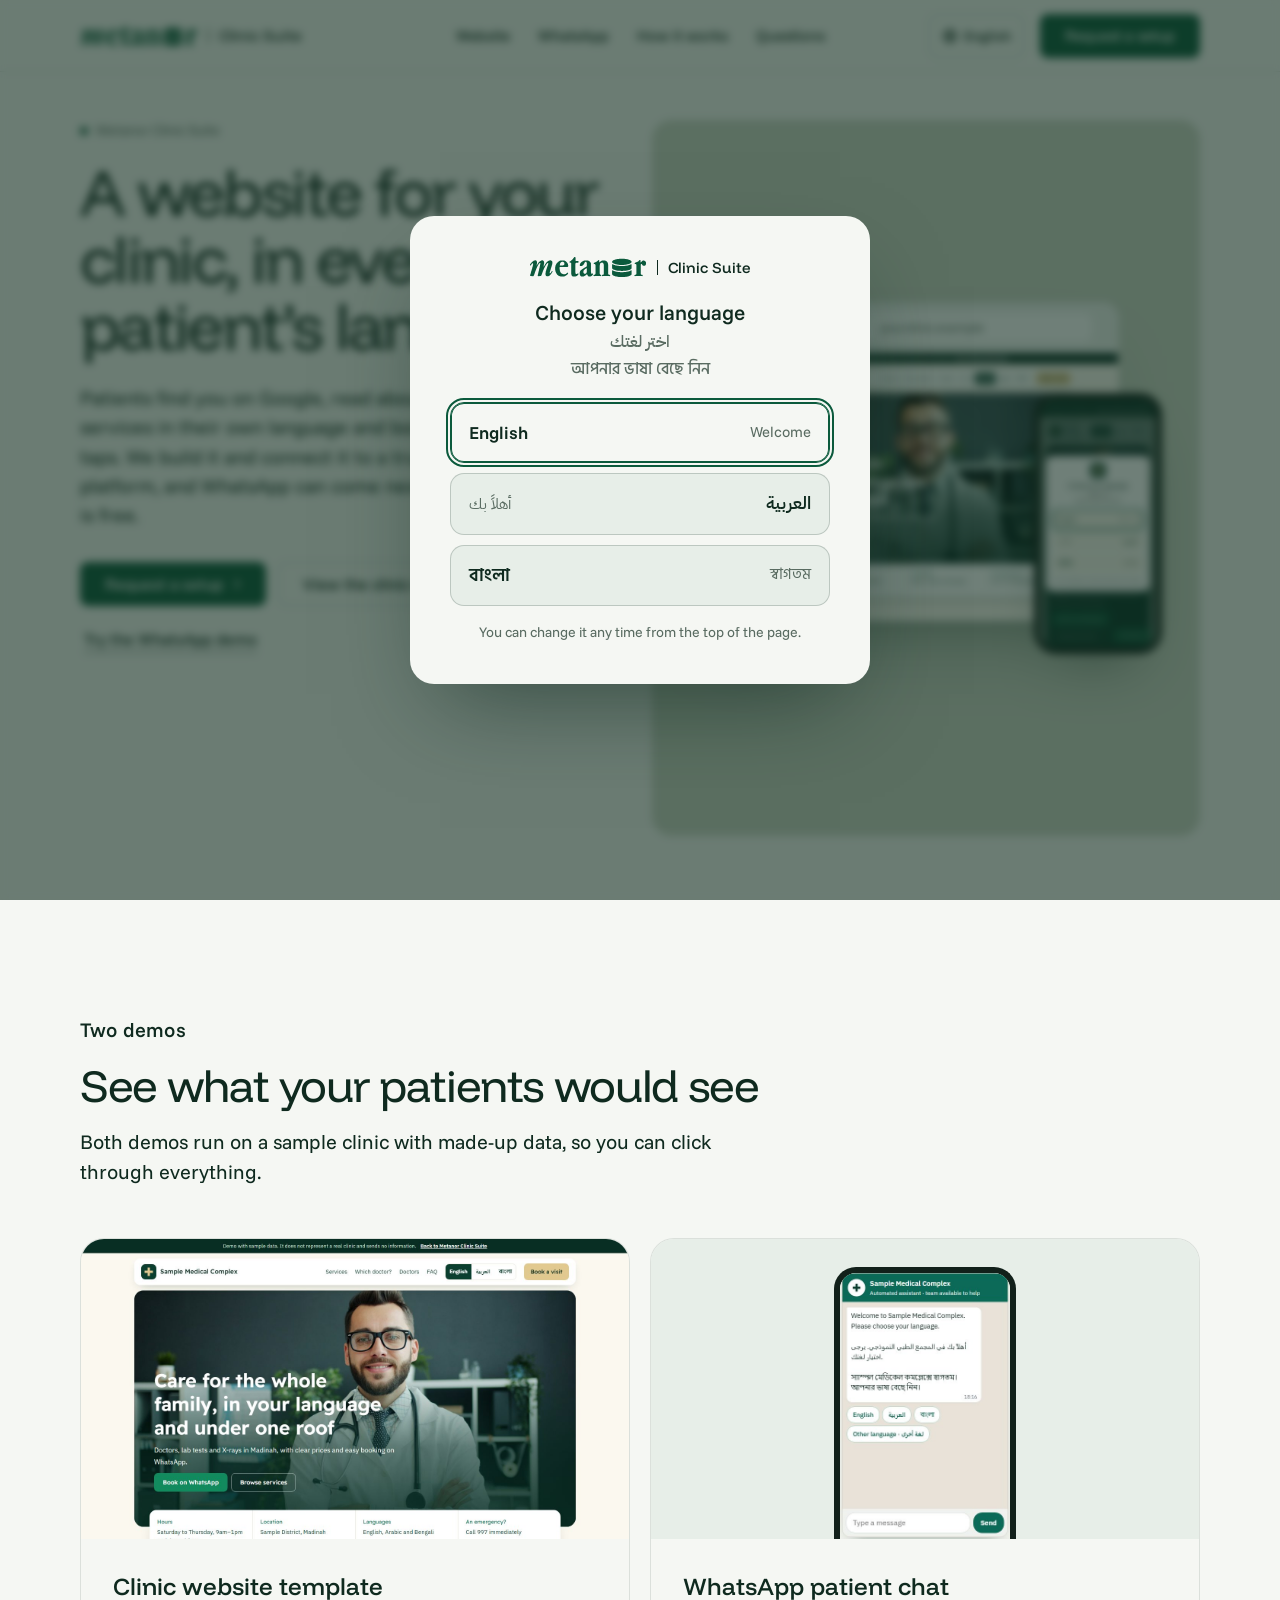
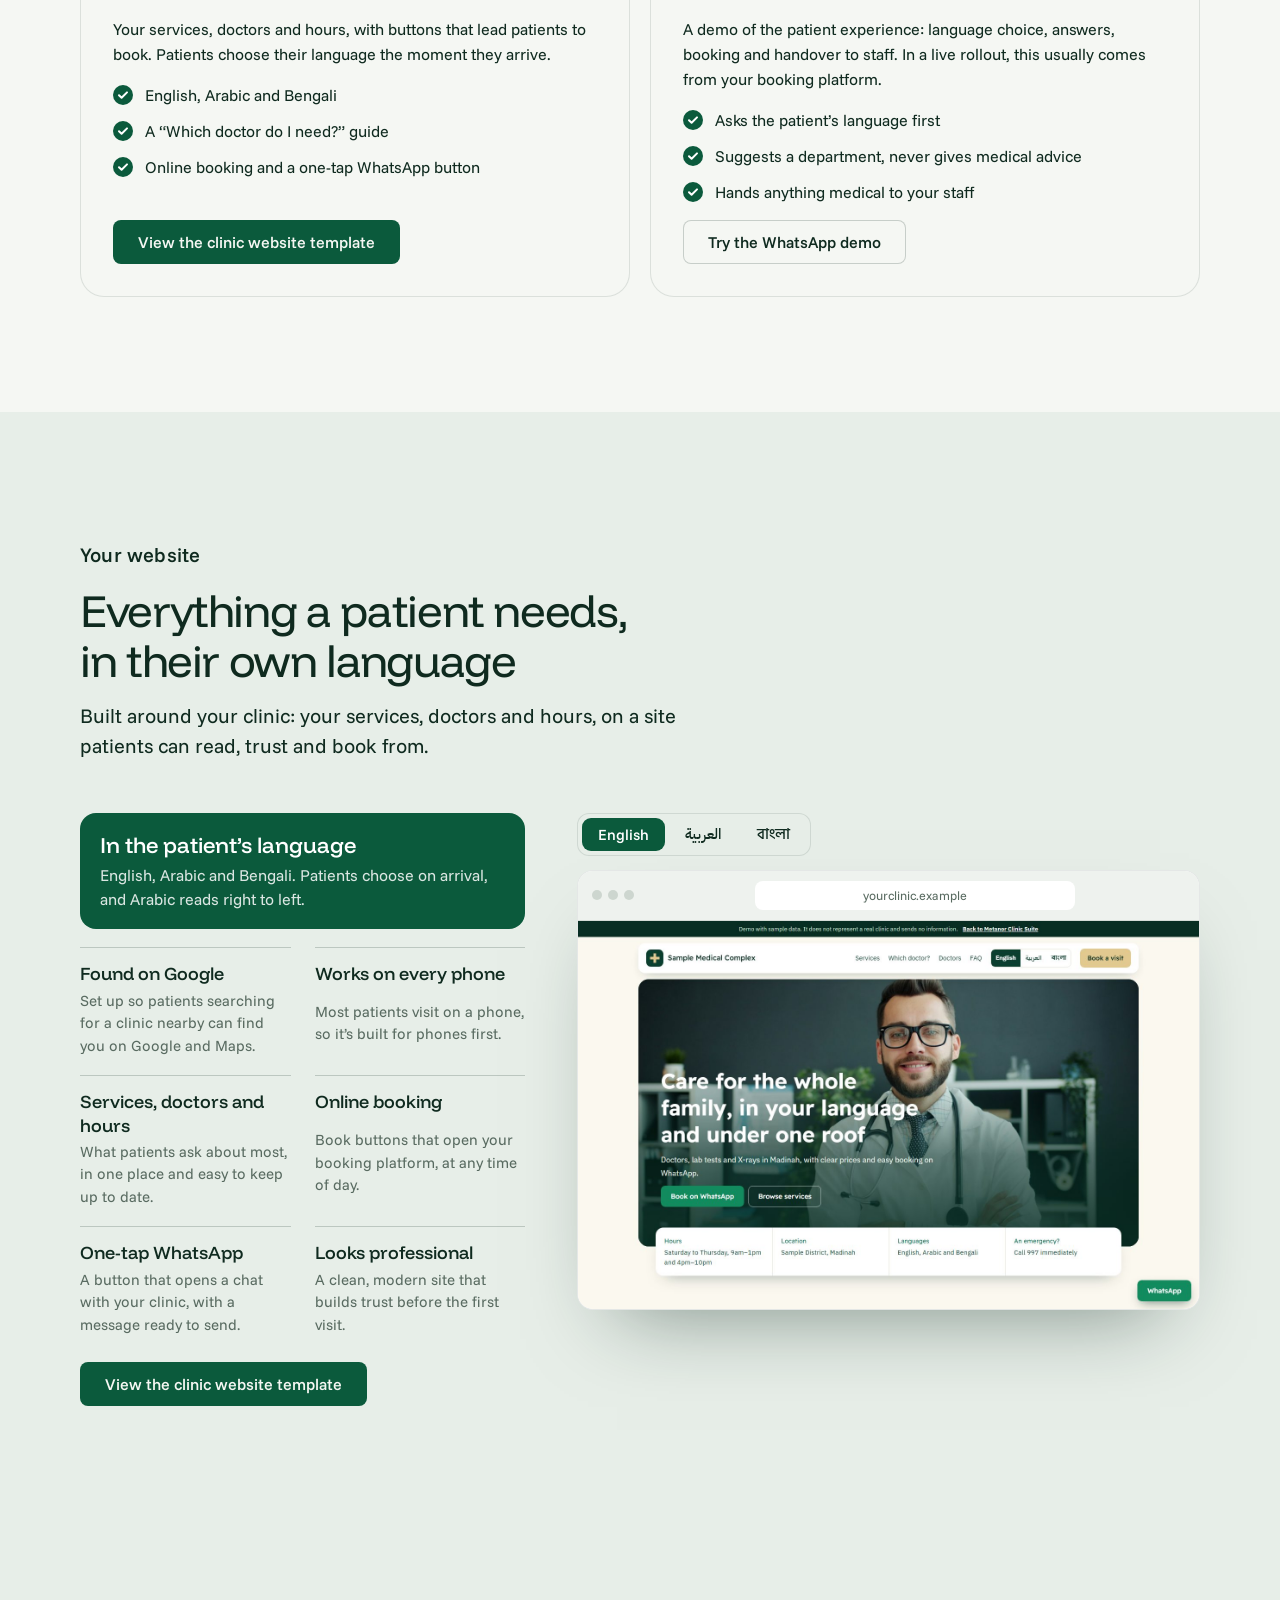
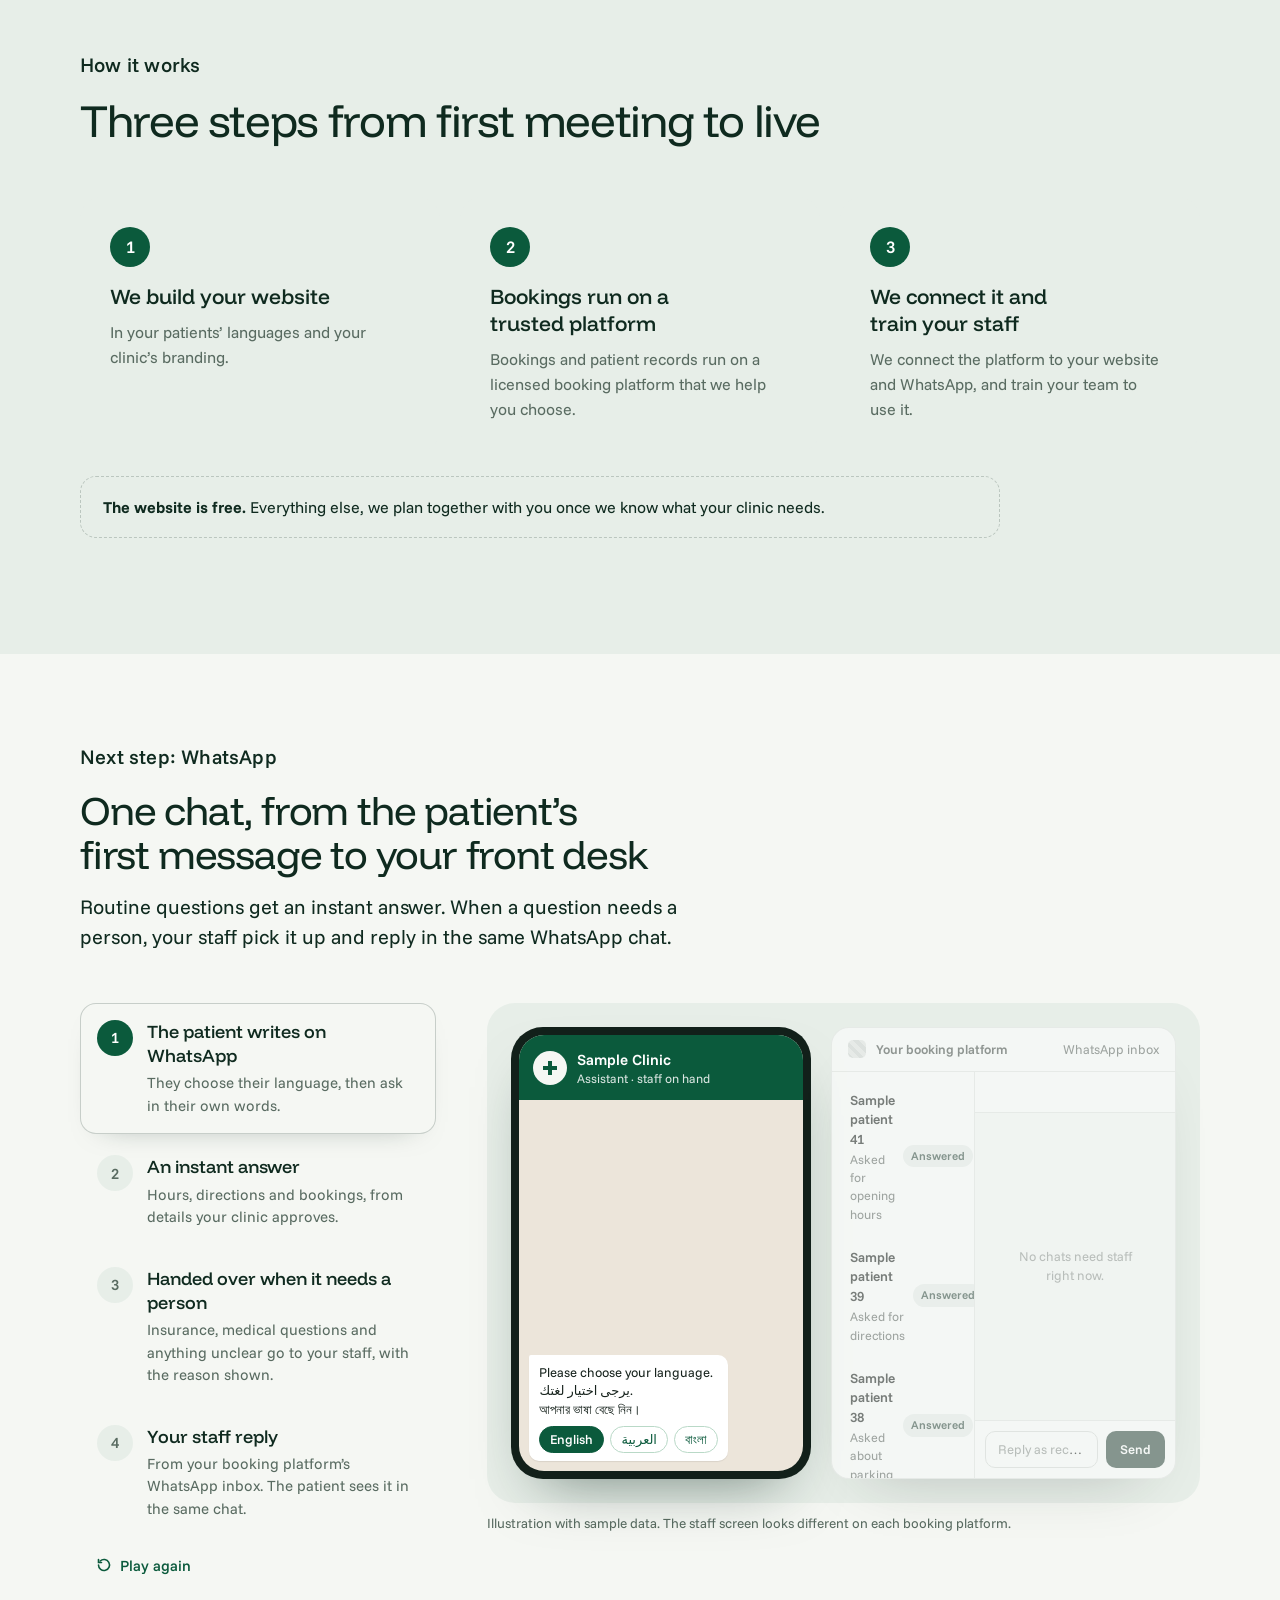
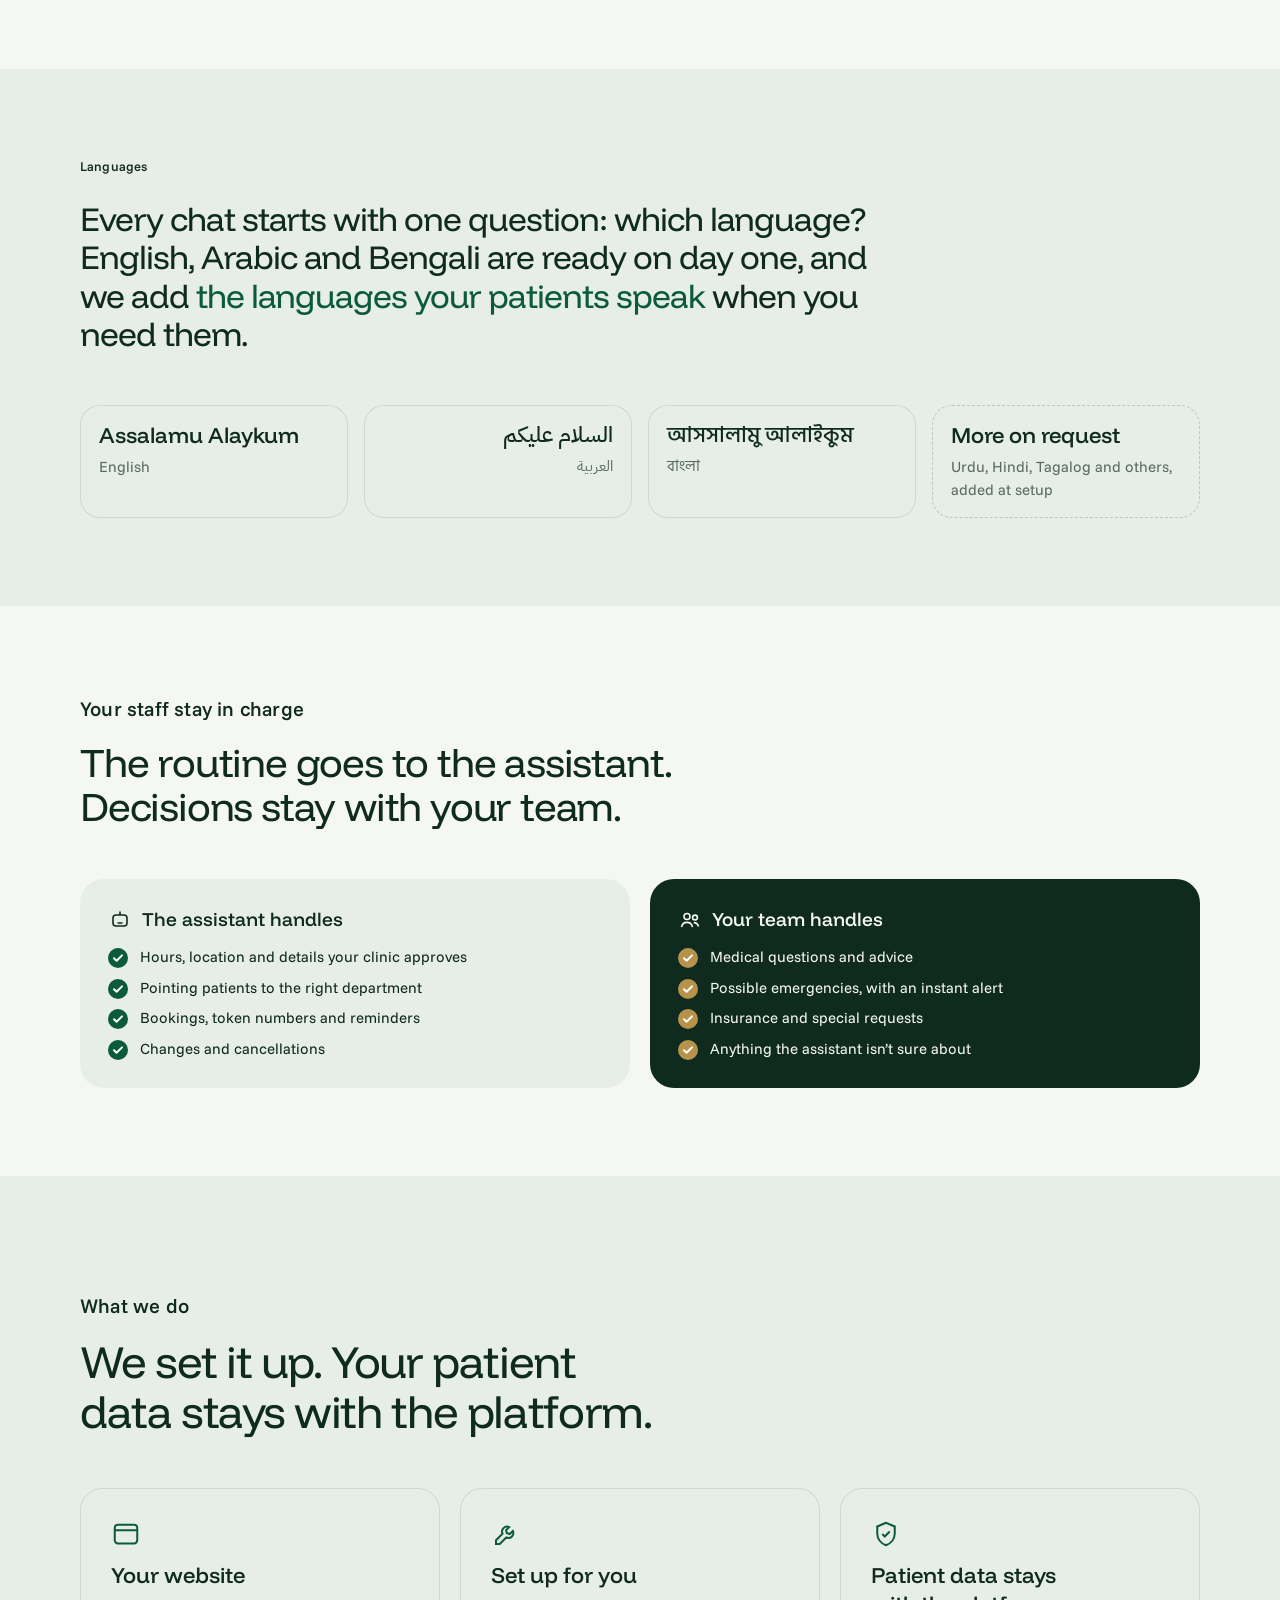
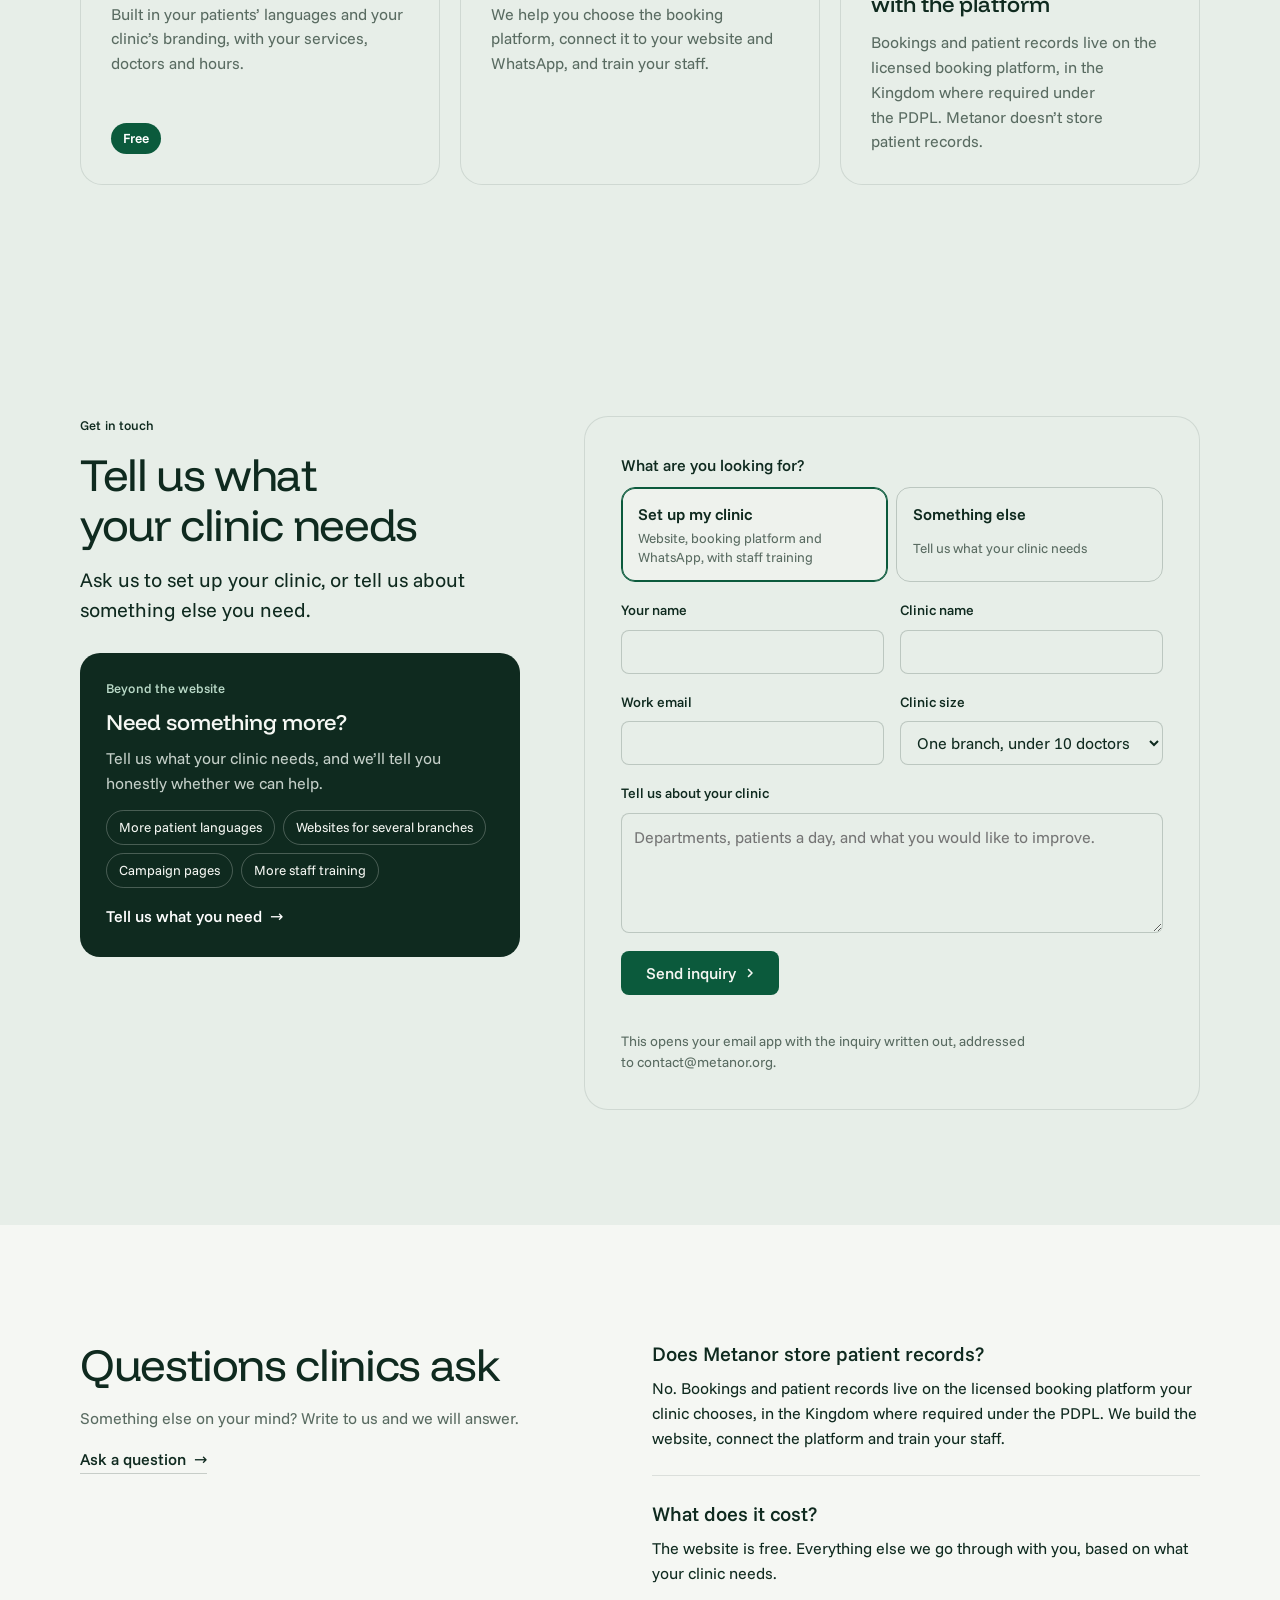
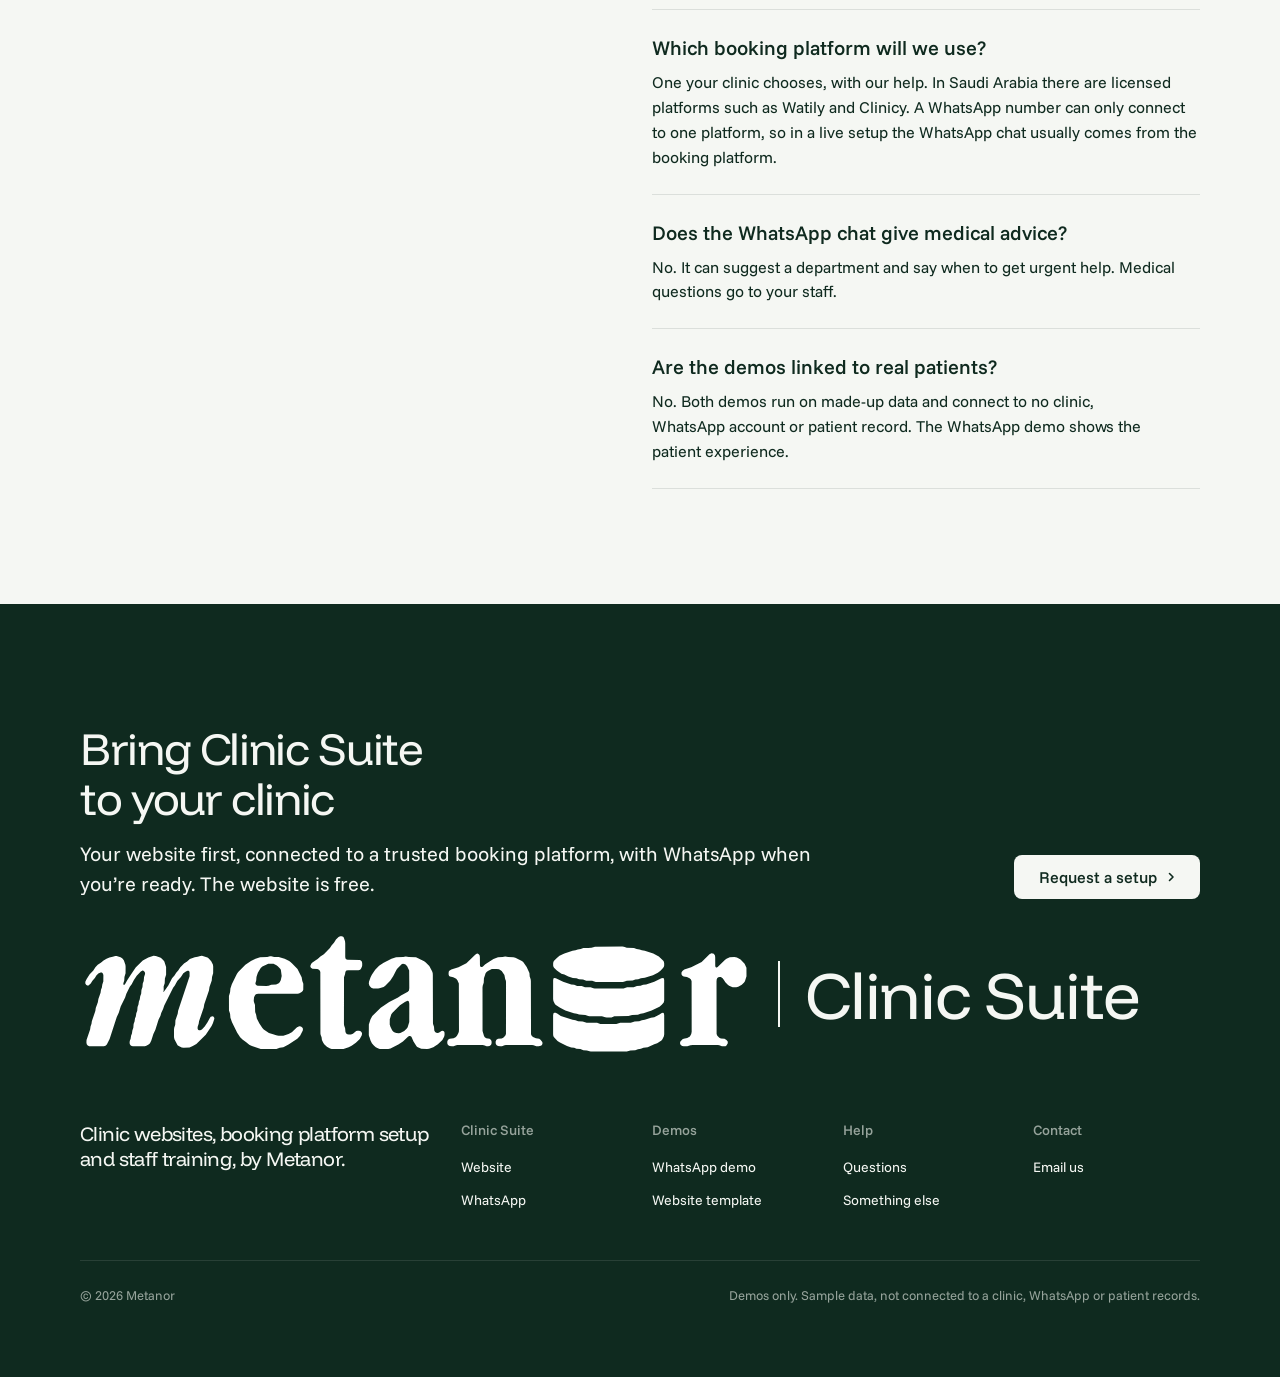
<file: index.html>
<!doctype html>
<html lang="en" dir="ltr" data-type="software" data-radius="soft" data-ground="sage" data-buttons="solid" data-motion>
<head>
<meta charset="utf-8">
<meta name="viewport" content="width=device-width, initial-scale=1, viewport-fit=cover">
<title>Metanor Clinic Suite: a website for your clinic, in every patient’s language</title>
<meta name="description" content="Metanor builds your clinic’s website in your patients’ languages, connects it to a trusted booking platform, and can add WhatsApp next. The website is free.">
<meta property="og:type" content="website">
<meta property="og:title" content="Metanor Clinic Suite">
<meta property="og:description" content="A clinic website in your patients’ languages, found on Google and easy to book from. The website is free.">
<meta property="og:image" content="share.jpg">
<meta name="twitter:card" content="summary_large_image">
<link rel="icon" href="favicon.svg" type="image/svg+xml">
<meta name="theme-color" content="#f5f7f3">
<meta name="site-kind" content="software">
<meta name="page-type" content="software">
<script>(function(){var l='en';try{var q=(location.search.match(/[?&]lang=(en|ar|bn)(?![a-z])/)||[])[1];var s=q||localStorage.getItem('clinicSuiteLang');if(s==='en'||s==='ar'||s==='bn')l=s;}catch(e){}var d=document.documentElement;d.lang=l;d.dir=l==='ar'?'rtl':'ltr';})();</script>
<link rel="preconnect" href="https://fonts.googleapis.com">
<link rel="preconnect" href="https://fonts.gstatic.com" crossorigin>
<link href="https://fonts.googleapis.com/css2?family=Funnel+Display:wght@400..700&family=Funnel+Sans:wght@400..600&family=IBM+Plex+Sans+Arabic:wght@400;500;600&family=Hind+Siliguri:wght@400;500;600&family=DM+Mono:wght@400;500&display=swap" rel="stylesheet">
<link rel="stylesheet" href="assets/system.css">
<link rel="stylesheet" href="assets/ui/cards.css">
<link rel="stylesheet" href="assets/motion/motion.css">
<link rel="stylesheet" href="assets/layout/layout.css">
<style>
:root {
  --p-bg: #f5f7f3; --p-surface: #e7eee8; --p-ink: #0f2a1f; --p-muted: #596b61;
  --p-accent: #0b5a3c; --p-accent-ink: #f5f7f3; --p-action: #0b5a3c; --p-action-ink: #f5f7f3;
  --p-inv-bg: #0f2a1f; --p-inv-surface: #1e362b; --p-inv-ink: #f5f7f3; --p-inv-muted: #96a39b;
  --p-inv-accent: #f5f7f3; --p-inv-accent-ink: #0f2a1f; --p-inv-action: #f5f7f3; --p-inv-action-ink: #0f2a1f;
  --font-display: "Funnel Display", system-ui, sans-serif;
  --font-text: "Funnel Sans", system-ui, sans-serif;
  --font-mono: "DM Mono", ui-monospace, "SFMono-Regular", Menlo, Consolas, monospace;
  --display-weight: 400;
  --display-tracking: -0.03em;
  --display-tracking-xl: -0.04em;
  --ly-scale: 0.98;
}
html[lang="ar"] { --font-display: "IBM Plex Sans Arabic", "Segoe UI", Tahoma, sans-serif; --font-text: "IBM Plex Sans Arabic", "Segoe UI", Tahoma, sans-serif; --display-weight: 500; --display-tracking: 0; --display-tracking-xl: 0; }
html[lang="bn"] { --font-display: "Hind Siliguri", "Nirmala UI", sans-serif; --font-text: "Hind Siliguri", "Nirmala UI", sans-serif; --display-weight: 500; --display-tracking: 0; --display-tracking-xl: 0; }
html:is([lang="ar"], [lang="bn"]) :is(h1, h2, .mo-wh__text) { line-height: 1.35; }
</style>
<link rel="stylesheet" href="assets/ui/base.css">
<script>document.documentElement.classList.add('m-enter');setTimeout(()=>document.documentElement.classList.add('m-enter-done'),700)</script>
<script>document.documentElement.classList.add('mo-js');setTimeout(()=>document.documentElement.classList.add('mo-safe'),2500)</script>
<link rel="modulepreload" href="assets/moments/moments.js">
<link rel="modulepreload" href="assets/moments/lib.js">
<link rel="modulepreload" href="assets/moments/word-highlight/moment.js">
<link rel="stylesheet" href="assets/landing.css">
</head>
<body>
<!-- type: software (Metanor Clinic Suite: Metanor builds the clinic website, connects a licensed booking platform and WhatsApp, and trains staff;
     bookings and patient records live on the booking platform, never with Metanor)
     deal: hero split (the patient's phone), nav nav-centre, close close-word (the logo lockup), footer footer-dark,
     rhythm surface-pairs, buttons solid, palette: the client's green (start.mjs brand), type funnel; Arabic: IBM Plex Sans Arabic; Bengali: Hind Siliguri
     moment: word-highlight (#languages statement). Sections are content height (the client asked for no screen-tall gaps).
     Language: chosen on the first visit (clinicSuiteLang, shared with both demos); the page reloads in the new language. -->

<dialog class="chooser" id="chooser" aria-labelledby="chooser-h">
  <span class="lockup" aria-hidden="true"><img src="assets/metanor-logo-green.svg" alt="" width="514" height="96"><span class="lockup__suite">Clinic Suite</span></span>
  <h2 id="chooser-h"><span lang="en">Choose your language</span><span lang="ar" dir="rtl">اختر لغتك</span><span lang="bn">আপনার ভাষা বেছে নিন</span></h2>
  <div class="chooser__list">
    <button type="button" data-choose="en" lang="en"><b>English</b><span>Welcome</span></button>
    <button type="button" data-choose="ar" lang="ar" dir="rtl"><b>العربية</b><span>أهلاً بك</span></button>
    <button type="button" data-choose="bn" lang="bn"><b>বাংলা</b><span>স্বাগতম</span></button>
  </div>
  <p class="chooser__more" data-i18n="chooserMore">You can change it any time from the top of the page.</p>
</dialog>

<header class="nav nav--centre">
  <div class="wrap nav__bar">
    <a class="skip-link" href="#top" data-i18n="skip">Skip to content</a>
    <a class="nav__logo lockup" href="#top" aria-label="Metanor Clinic Suite"><img src="assets/metanor-logo-green.svg" alt="Metanor" width="514" height="96"><span class="lockup__suite">Clinic Suite</span></a>
    <nav class="nav__links" aria-label="Main">
      <div class="nav__item"><a class="nav__link" href="#website" data-i18n="navWebsite">Website</a></div>
      <div class="nav__item"><a class="nav__link" href="#chat" data-i18n="navWa">WhatsApp</a></div>
      <div class="nav__item"><a class="nav__link" href="#how" data-i18n="navHow">How it works</a></div>
      <div class="nav__item"><a class="nav__link" href="#questions" data-i18n="navQuestions">Questions</a></div>
    </nav>
    <div class="nav__actions">
      <button class="nav-lang" type="button" data-open-chooser aria-label="Language">
        <svg viewBox="0 0 16 16" fill="none" stroke="currentColor" stroke-width="1.3" aria-hidden="true"><circle cx="8" cy="8" r="6.2"/><path d="M1.8 8h12.4M8 1.8c1.8 1.9 2.6 3.9 2.6 6.2S9.8 12.3 8 14.2C6.2 12.3 5.4 10.3 5.4 8S6.2 3.7 8 1.8Z"/></svg>
        <span class="nav-lang__name" data-lang-name>English</span>
      </button>
      <a class="btn btn--primary" href="#contact" data-inquiry="setup" data-i18n="ctaSetup">Request a setup</a>
    </div>
    <button class="nav__toggle" type="button" aria-expanded="false" aria-label="Menu">
      <svg width="18" height="18" viewBox="0 0 18 18" aria-hidden="true"><path d="M2 5h14M2 13h14" stroke="currentColor" stroke-width="1.6" stroke-linecap="round"/></svg>
    </button>
  </div>
</header>

<main id="top">
  <section class="hero hero--split" data-enter aria-labelledby="hero-h">
    <div class="wrap"><div class="hero-text grid hero__grid">
      <div class="hero__text span-6">
        <p class="hero__kicker"><span class="dot" aria-hidden="true"></span><span data-i18n="kicker">Metanor Clinic Suite</span></p>
        <h1 id="hero-h" data-i18n="h1">A website for your clinic, in every patient’s language</h1>
        <p class="hero__lead" data-i18n="lead">Patients find you on Google, read about your services in their own language and book in a few taps. We build it and connect it to a trusted booking platform, and WhatsApp can come next. The website is free.</p>
        <div class="btn-row">
          <a class="btn btn--primary" href="#contact" data-inquiry="setup"><span data-i18n="ctaSetup">Request a setup</span><svg class="m-arrow" viewBox="0 0 12 12" aria-hidden="true"><path class="m-arrow__stem" d="M1 6h8"/><path class="m-arrow__head" d="M4.5 2.5 8 6l-3.5 3.5"/></svg></a>
          <a class="btn btn--secondary" href="demos/clinic-website/" data-i18n="ctaSite">View the clinic website template</a>
          <a class="btn--text" href="demos/whatsapp-assistant/" data-i18n="ctaDemo">Try the WhatsApp demo</a>
        </div>
      </div>
      <div class="hero__media site-stage span-6 start-7">
        <div class="hero-site" role="img" aria-label="The clinic website template on a laptop and a phone, opening with a choice of English, Arabic or Bengali" data-i18n-aria="heroAlt">
          <div class="browser">
            <div class="browser__bar"><span class="browser__dots" aria-hidden="true"><i></i><i></i><i></i></span><span class="browser__url">yourclinic.example</span></div>
            <img src="assets/shots/clinic-website.jpg" width="1440" height="900" alt="">
          </div>
          <div class="site-phone"><img src="assets/shots/clinic-website-phone.jpg" width="390" height="844" alt=""></div>
        </div>
      </div>
    </div></div>
  </section>

  <section class="section auto" id="demos" aria-labelledby="demos-h">
    <div class="wrap">
      <div class="section-head">
        <p class="t-label" data-i18n="demoEye">Two demos</p>
        <h2 id="demos-h" data-i18n="demoH">See what your patients would see</h2>
        <p data-i18n="demoP">Both demos run on a sample clinic with made-up data, so you can click through everything.</p>
      </div>
      <div class="demo-cards">
        <article class="demo-card">
          <a class="demo-card__shot" href="demos/clinic-website/" tabindex="-1" aria-hidden="true"><img src="assets/shots/clinic-website.jpg" width="1440" height="900" alt="" loading="lazy"></a>
          <div class="demo-card__body">
            <h3 data-i18n="dSiteH">Clinic website template</h3>
            <p data-i18n="dSiteP">Your services, doctors and hours, with buttons that lead patients to book. Patients choose their language the moment they arrive.</p>
            <ul class="ticks">
              <li data-i18n="dSite1">English, Arabic and Bengali</li>
              <li data-i18n="dSite2">A “Which doctor do I need?” guide</li>
              <li data-i18n="dSite3">Online booking and a one-tap WhatsApp button</li>
            </ul>
            <p><a class="btn btn--primary" href="demos/clinic-website/" data-i18n="ctaSite">View the clinic website template</a></p>
          </div>
        </article>
        <article class="demo-card">
          <a class="demo-card__shot demo-card__shot--phone" href="demos/whatsapp-assistant/" tabindex="-1" aria-hidden="true"><img src="assets/shots/whatsapp-demo.jpg" width="370" height="580" alt="" loading="lazy"></a>
          <div class="demo-card__body">
            <h3 data-i18n="dWaH">WhatsApp patient chat</h3>
            <p data-i18n="dWaP">A demo of the patient experience: language choice, answers, booking and handover to staff. In a live rollout, this usually comes from your booking platform.</p>
            <ul class="ticks">
              <li data-i18n="dWa1">Asks the patient’s language first</li>
              <li data-i18n="dWa2">Suggests a department, never gives medical advice</li>
              <li data-i18n="dWa3">Hands anything medical to your staff</li>
            </ul>
            <p><a class="btn btn--secondary" href="demos/whatsapp-assistant/" data-i18n="ctaDemo">Try the WhatsApp demo</a></p>
          </div>
        </article>
      </div>
    </div>
  </section>

  <section class="section auto ground-surface" id="website" aria-labelledby="website-h">
    <div class="wrap">
      <div class="section-head">
        <p class="t-label" data-i18n="webEye">Your website</p>
        <h2 id="website-h" data-i18n="webH">Everything a patient needs, in their own language</h2>
        <p data-i18n="webP">Built around your clinic: your services, doctors and hours, on a site patients can read, trust and book from.</p>
      </div>
      <div class="web-grid">
        <div class="caps">
          <div class="cap cap--lead"><b data-i18n="w1h">In the patient’s language</b><span data-i18n="w1p">English, Arabic and Bengali. Patients choose on arrival, and Arabic reads right to left.</span></div>
          <div class="cap"><b data-i18n="w2h">Found on Google</b><span data-i18n="w2p">Set up so patients searching for a clinic nearby can find you on Google and Maps.</span></div>
          <div class="cap"><b data-i18n="w3h">Works on every phone</b><span data-i18n="w3p">Most patients visit on a phone, so it’s built for phones first.</span></div>
          <div class="cap"><b data-i18n="w4h">Services, doctors and hours</b><span data-i18n="w4p">What patients ask about most, in one place and easy to keep up to date.</span></div>
          <div class="cap"><b data-i18n="w5h">Online booking</b><span data-i18n="w5p">Book buttons that open your booking platform, at any time of day.</span></div>
          <div class="cap"><b data-i18n="w6h">One-tap WhatsApp</b><span data-i18n="w6p">A button that opens a chat with your clinic, with a message ready to send.</span></div>
          <div class="cap"><b data-i18n="w7h">Looks professional</b><span data-i18n="w7p">A clean, modern site that builds trust before the first visit.</span></div>
          <p class="caps__go"><a class="btn btn--primary" href="demos/clinic-website/" data-i18n="ctaSite">View the clinic website template</a></p>
        </div>
        <div class="lang-view">
          <div class="lang-tabs" role="tablist" aria-label="Website language">
            <button type="button" role="tab" aria-selected="true" data-shot="en" lang="en">English</button>
            <button type="button" role="tab" aria-selected="false" data-shot="ar" lang="ar">العربية</button>
            <button type="button" role="tab" aria-selected="false" data-shot="bn" lang="bn">বাংলা</button>
          </div>
          <div class="browser">
            <div class="browser__bar"><span class="browser__dots" aria-hidden="true"><i></i><i></i><i></i></span><span class="browser__url">yourclinic.example</span></div>
            <div class="lang-shots">
              <img class="is-on" data-shot="en" src="assets/shots/clinic-website.jpg" width="1440" height="900" alt="The clinic website template in English" loading="lazy">
              <img data-shot="ar" src="assets/shots/clinic-website-ar.jpg" width="1440" height="900" alt="The clinic website template in Arabic, right to left" loading="lazy">
              <img data-shot="bn" src="assets/shots/clinic-website-bn.jpg" width="1440" height="900" alt="The clinic website template in Bengali" loading="lazy">
            </div>
          </div>
        </div>
      </div>
    </div>
  </section>

  <section class="section auto ground-surface" id="how" aria-labelledby="how-h">
    <div class="wrap">
      <div class="section-head">
        <p class="t-label" data-i18n="howEye">How it works</p>
        <h2 id="how-h" data-i18n="howH">Three steps from first meeting to live</h2>
      </div>
      <ol class="steps3">
        <li><span class="steps3__n" aria-hidden="true">1</span><h3 data-i18n="st1h">We build your website</h3><p data-i18n="st1p">In your patients’ languages and your clinic’s branding.</p></li>
        <li><span class="steps3__n" aria-hidden="true">2</span><h3 data-i18n="st2h">Bookings run on a trusted platform</h3><p data-i18n="st2p">Bookings and patient records run on a licensed booking platform that we help you choose.</p></li>
        <li><span class="steps3__n" aria-hidden="true">3</span><h3 data-i18n="st3h">We connect it and train your staff</h3><p data-i18n="st3p">We connect the platform to your website and WhatsApp, and train your team to use it.</p></li>
      </ol>
      <p class="cost-line"><b data-i18n="costB">The website is free.</b> <span data-i18n="cost">Everything else, we plan together with you once we know what your clinic needs.</span></p>
    </div>
  </section>

  <section class="section auto compact" id="chat" aria-labelledby="chat-h">
    <div class="wrap">
      <div class="section-head">
        <p class="t-label" data-i18n="chatEye">Next step: WhatsApp</p>
        <h2 id="chat-h" data-i18n="chatH">One chat, from the patient’s first message to your front desk</h2>
        <p data-i18n="chatP">Routine questions get an instant answer. When a question needs a person, your staff pick it up and reply in the same WhatsApp chat.</p>
      </div>
      <div class="flow" id="flow">
        <div>
          <ol class="steps" id="steps">
            <li><button type="button" data-step="0"><b data-i18n="s1h">The patient writes on WhatsApp</b><span data-i18n="s1p">They choose their language, then ask in their own words.</span></button></li>
            <li><button type="button" data-step="1"><b data-i18n="s2h">An instant answer</b><span data-i18n="s2p">Hours, directions and bookings, from details your clinic approves.</span></button></li>
            <li><button type="button" data-step="2"><b data-i18n="s3h">Handed over when it needs a person</b><span data-i18n="s3p">Insurance, medical questions and anything unclear go to your staff, with the reason shown.</span></button></li>
            <li><button type="button" data-step="3"><b data-i18n="s4h">Your staff reply</b><span data-i18n="s4p">From your booking platform’s WhatsApp inbox. The patient sees it in the same chat.</span></button></li>
          </ol>
          <button class="flow__replay" type="button" id="replay"><svg viewBox="0 0 16 16" fill="none" stroke="currentColor" stroke-width="1.6" stroke-linecap="round" aria-hidden="true"><path d="M2.5 8a5.5 5.5 0 1 0 1.7-4"/><path d="M2.5 2.5v3h3"/></svg><span data-i18n="replay">Play again</span></button>
        </div>
        <div>
          <div class="stage2" id="stage2" data-view="phone">
            <div class="stage2__tabs" role="group">
              <button type="button" data-view="phone" aria-pressed="true" data-i18n="tabPhone">Patient’s WhatsApp</button>
              <button type="button" data-view="staff" aria-pressed="false" data-i18n="tabStaff">Staff inbox</button>
            </div>
            <div class="mini">
              <div class="screen">
                <div class="screen__head">
                  <span class="screen__av" aria-hidden="true"><svg viewBox="0 0 40 40"><path d="M16 6h8v10h10v8H24v10h-8V24H6v-8h10z" fill="#0b5a3c"/></svg></span>
                  <span><span class="screen__name" data-i18n="clinicName">Sample Clinic</span><span class="screen__status" data-i18n="clinicStatus">Assistant · staff on hand</span></span>
                </div>
                <div class="screen__log" id="flowPhone" aria-live="polite"></div>
              </div>
            </div>
            <div class="console is-idle" id="console">
              <div class="console__bar">
                <span class="platform-mark" aria-hidden="true"></span>
                <span class="console__name" data-i18n="platform">Your booking platform</span>
                <span class="console__title" data-i18n="inbox">WhatsApp inbox</span>
              </div>
              <div class="console__body">
                <div class="console__list" id="flowList"></div>
                <div class="console__thread">
                  <div class="thread__head" id="flowHead"></div>
                  <div class="thread__log" id="flowThread"></div>
                  <div class="thread__input"><span class="thread__field" id="flowField"></span><span class="thread__send" id="flowSend" data-i18n="send">Send</span></div>
                </div>
              </div>
            </div>
          </div>
          <p class="stage-note" data-i18n="stageNote">Illustration with sample data. The staff screen looks different on each booking platform.</p>
        </div>
      </div>
    </div>
  </section>

  <section class="section auto ground-surface compact" id="languages" data-moment="word-highlight" aria-labelledby="languages-h">
    <div class="wrap">
      <p class="t-label" id="languages-h" data-i18n="langEye">Languages</p>
      <p class="mo-wh__text" data-i18n="langStatement">Every chat starts with one question: which language? English, Arabic and Bengali are ready on day one, and we add <strong>the languages your patients speak</strong> when you need them.</p>
      <div class="langs-row">
        <div class="lang-card" lang="en"><b>Assalamu Alaykum</b><span>English</span></div>
        <div class="lang-card" lang="ar" dir="rtl"><b>السلام عليكم</b><span>العربية</span></div>
        <div class="lang-card" lang="bn"><b>আসসালামু আলাইকুম</b><span>বাংলা</span></div>
        <div class="lang-card lang-card--more"><b data-i18n="langMore">More on request</b><span data-i18n="langMoreP">Urdu, Hindi, Tagalog and others, added at setup</span></div>
      </div>
    </div>
  </section>

  <section class="section auto compact" id="staff" aria-labelledby="staff-h">
    <div class="wrap">
      <div class="section-head">
        <p class="t-label" data-i18n="staffEye">Your staff stay in charge</p>
        <h2 id="staff-h" data-i18n="staffH">The routine goes to the assistant. Decisions stay with your team.</h2>
      </div>
      <div class="split2">
        <div class="who">
          <h3><svg viewBox="0 0 24 24" fill="none" stroke="currentColor" stroke-width="1.6" aria-hidden="true"><rect x="5" y="7" width="14" height="11" rx="3"/><path d="M12 3.5V7M9 12h.01M15 12h.01M9.5 15h5"/></svg><span data-i18n="botH">The assistant handles</span></h3>
          <ul class="ticks">
            <li data-i18n="bot1">Hours, location and details your clinic approves</li>
            <li data-i18n="bot2">Pointing patients to the right department</li>
            <li data-i18n="bot3">Bookings, token numbers and reminders</li>
            <li data-i18n="bot4">Changes and cancellations</li>
          </ul>
        </div>
        <div class="who who--team">
          <h3><svg viewBox="0 0 24 24" fill="none" stroke="currentColor" stroke-width="1.6" aria-hidden="true"><circle cx="9" cy="8.5" r="3"/><path d="M3.5 19c.7-3 2.9-4.6 5.5-4.6s4.8 1.6 5.5 4.6"/><circle cx="17" cy="9.5" r="2.4"/><path d="M15.8 14.6c2.3 0 4 1.3 4.7 3.9"/></svg><span data-i18n="teamH">Your team handles</span></h3>
          <ul class="ticks">
            <li data-i18n="team1">Medical questions and advice</li>
            <li data-i18n="team2">Possible emergencies, with an instant alert</li>
            <li data-i18n="team3">Insurance and special requests</li>
            <li data-i18n="team4">Anything the assistant isn’t sure about</li>
          </ul>
        </div>
      </div>
    </div>
  </section>

  <section class="section auto ground-surface" id="setup" aria-labelledby="setup-h">
    <div class="wrap">
      <div class="section-head">
        <p class="t-label" data-i18n="setupEye">What we do</p>
        <h2 id="setup-h" data-i18n="setupH">We set it up. Your patient data stays with the platform.</h2>
      </div>
      <div class="value-cards">
        <article class="value-card">
          <svg viewBox="0 0 24 24" fill="none" stroke="currentColor" stroke-width="1.6" aria-hidden="true"><rect x="3" y="4.5" width="18" height="15" rx="2.5"/><path d="M3 9h18M6.5 6.8h.01M9 6.8h.01"/></svg>
          <h3 data-i18n="v1h">Your website</h3>
          <p data-i18n="v1p">Built in your patients’ languages and your clinic’s branding, with your services, doctors and hours.</p>
          <span class="value-card__tag" data-i18n="free">Free</span>
        </article>
        <article class="value-card">
          <svg viewBox="0 0 24 24" fill="none" stroke="currentColor" stroke-width="1.6" aria-hidden="true"><path d="M14.5 6.5a4 4 0 0 0-5.3 5.3L4 17v3h3l5.2-5.2a4 4 0 0 0 5.3-5.3l-2.5 2.5-2.3-.7-.7-2.3z"/></svg>
          <h3 data-i18n="v2h">Set up for you</h3>
          <p data-i18n="v2p">We help you choose the booking platform, connect it to your website and WhatsApp, and train your staff.</p>
        </article>
        <article class="value-card">
          <svg viewBox="0 0 24 24" fill="none" stroke="currentColor" stroke-width="1.6" aria-hidden="true"><path d="M12 3 5 6v5.5c0 4.3 3 8 7 9.5 4-1.5 7-5.2 7-9.5V6z"/><path d="m9 12 2 2 4-4"/></svg>
          <h3 data-i18n="v3h">Patient data stays with the platform</h3>
          <p data-i18n="v3p">Bookings and patient records live on the licensed booking platform, in the Kingdom where required under the PDPL. Metanor doesn’t store patient records.</p>
        </article>
      </div>
    </div>
  </section>

  <section class="section auto ground-surface" id="contact" aria-labelledby="contact-h">
    <div class="wrap inq">
      <div class="inq__aside">
        <div class="stack-4">
          <p class="t-label" data-i18n="inqEye">Get in touch</p>
          <h2 id="contact-h" data-i18n="inqH">Tell us what your clinic needs</h2>
          <p class="t-lead" data-i18n="inqP">Ask us to set up your clinic, or tell us about something else you need.</p>
        </div>
        <div class="beyond">
          <p class="t-label" data-i18n="beyondEye">Beyond the website</p>
          <h3 data-i18n="beyondH">Need something more?</h3>
          <p data-i18n="beyondP">Tell us what your clinic needs, and we’ll tell you honestly whether we can help.</p>
          <ul>
            <li data-i18n="b1">More patient languages</li>
            <li data-i18n="b2">Websites for several branches</li>
            <li data-i18n="b3">Campaign pages</li>
            <li data-i18n="b4">More staff training</li>
          </ul>
          <p><a class="link beyond__go" href="#contact" data-inquiry="bespoke" data-i18n="beyondGo">Tell us what you need</a></p>
        </div>
      </div>
      <div class="inq-form" id="inqWrap" data-kind="setup">
        <form class="form" id="inqForm" novalidate>
          <fieldset class="seg">
            <legend data-i18n="fKind">What are you looking for?</legend>
            <div class="seg__opts"><label><input type="radio" name="kind" value="setup" checked><b data-i18n="kSetup">Set up my clinic</b><span data-i18n="kSetupP">Website, booking platform and WhatsApp, with staff training</span></label>
            <label><input type="radio" name="kind" value="bespoke"><b data-i18n="kBespoke">Something else</b><span data-i18n="kBespokeP">Tell us what your clinic needs</span></label></div>
          </fieldset>
          <div class="field"><label for="f-name" data-i18n="fName">Your name</label>
            <input id="f-name" name="name" type="text" autocomplete="name" required aria-describedby="f-name-err">
            <p class="field__error" id="f-name-err" hidden data-i18n="eName">Write your name.</p></div>
          <div class="field"><label for="f-clinic" data-i18n="fClinic">Clinic name</label>
            <input id="f-clinic" name="clinic" type="text" autocomplete="organization" required aria-describedby="f-clinic-err">
            <p class="field__error" id="f-clinic-err" hidden data-i18n="eClinic">Write your clinic’s name.</p></div>
          <div class="field"><label for="f-email" data-i18n="fEmail">Work email</label>
            <input id="f-email" name="email" type="email" autocomplete="email" inputmode="email" required aria-describedby="f-email-err">
            <p class="field__error" id="f-email-err" hidden data-i18n="eEmail">Write an email address with an @, like name@clinic.com.</p></div>
          <div class="field"><label for="f-size" data-i18n="fSize">Clinic size</label>
            <select id="f-size" name="size">
              <option value="1 branch, under 10 doctors" data-i18n="z1">One branch, under 10 doctors</option>
              <option value="1 branch, 10 or more doctors" data-i18n="z2">One branch, 10 or more doctors</option>
              <option value="Several branches" data-i18n="z3">Several branches</option>
            </select></div>
          <div class="field field--full only-bespoke"><label for="f-area" data-i18n="fArea">What do you need?</label>
            <select id="f-area" name="area">
              <option value="More patient languages" data-i18n="a1">More languages for patients</option>
              <option value="Websites for several branches" data-i18n="a2">Websites for several branches</option>
              <option value="Campaign pages" data-i18n="a3">Campaign or landing pages</option>
              <option value="More staff training" data-i18n="a4">More staff training</option>
              <option value="Something else" data-i18n="a6">Something else</option>
            </select></div>
          <div class="field field--full"><label for="f-msg" data-i18n="fMsg">Tell us about your clinic</label>
            <textarea id="f-msg" name="message" rows="4" data-i18n-ph="fMsgPh" placeholder="Departments, patients a day, and what you would like to improve."></textarea></div>
          <div class="btn-row"><button class="btn btn--primary" type="submit"><span data-i18n="fSend">Send inquiry</span><svg class="m-arrow" viewBox="0 0 12 12" aria-hidden="true"><path class="m-arrow__stem" d="M1 6h8"/><path class="m-arrow__head" d="M4.5 2.5 8 6l-3.5 3.5"/></svg></button></div>
          <p class="form__status" role="status" data-form-status></p>
          <p class="t-small muted" data-i18n="fNote">This opens your email app with the inquiry written out, addressed to contact@metanor.org.</p>
        </form>
      </div>
    </div>
  </section>

  <section class="section auto" id="questions" aria-labelledby="questions-h">
    <div class="wrap">
      <div class="grid">
        <div class="span-5 stack-4">
          <h2 id="questions-h" data-i18n="faqH">Questions clinics ask</h2>
          <p class="muted" data-i18n="faqP">Something else on your mind? Write to us and we will answer.</p>
          <p><a class="link" href="#contact" data-inquiry="setup" data-i18n="faqGo">Ask a question</a></p>
        </div>
        <div class="faq span-6 start-7">
          <div class="faq__item"><h3 data-i18n="q1">Does Metanor store patient records?</h3><p data-i18n="q1a">No. Bookings and patient records live on the licensed booking platform your clinic chooses, in the Kingdom where required under the PDPL. We build the website, connect the platform and train your staff.</p></div>
          <div class="faq__item"><h3 data-i18n="q2">What does it cost?</h3><p data-i18n="q2a">The website is free. Everything else we go through with you, based on what your clinic needs.</p></div>
          <div class="faq__item"><h3 data-i18n="q3">Which booking platform will we use?</h3><p data-i18n="q3a">One your clinic chooses, with our help. In Saudi Arabia there are licensed platforms such as Watily and Clinicy. A WhatsApp number can only connect to one platform, so in a live setup the WhatsApp chat usually comes from the booking platform.</p></div>
          <div class="faq__item"><h3 data-i18n="q4">Does the WhatsApp chat give medical advice?</h3><p data-i18n="q4a">No. It can suggest a department and say when to get urgent help. Medical questions go to your staff.</p></div>
          <div class="faq__item"><h3 data-i18n="q5">Are the demos linked to real patients?</h3><p data-i18n="q5a">No. Both demos run on made-up data and connect to no clinic, WhatsApp account or patient record. The WhatsApp demo shows the patient experience.</p></div>
        </div>
      </div>
    </div>
  </section>
</main>

<footer class="footer closing footer--dark ground-inverse auto" aria-labelledby="close-h">
  <div class="wrap">
    <div class="closing__cta close--word">
      <div class="section-head--split">
        <div><h2 id="close-h" data-i18n="closeH">Bring Clinic Suite to your clinic</h2><p class="t-lead" data-i18n="closeP">Your website first, connected to a trusted booking platform, with WhatsApp when you’re ready. The website is free.</p></div>
        <a class="btn btn--primary" href="#contact" data-inquiry="setup"><span data-i18n="ctaSetup">Request a setup</span><svg class="m-arrow" viewBox="0 0 12 12" aria-hidden="true"><path class="m-arrow__stem" d="M1 6h8"/><path class="m-arrow__head" d="M4.5 2.5 8 6l-3.5 3.5"/></svg></a>
      </div>
      <p class="close__lock" aria-hidden="true"><img src="assets/metanor-logo-white.svg" alt="" width="514" height="96" loading="lazy"><span>Clinic Suite</span></p>
    </div>
    <div class="closing__links">
      <div class="grid">
        <div class="span-4 stack-4">
          <p class="footer__lede" data-i18n="footLede">Clinic websites, booking platform setup and staff training, by Metanor.</p>
        </div>
        <div class="span-2 footer__col"><h3>Clinic Suite</h3><ul><li><a href="#website" data-i18n="navWebsite">Website</a></li><li><a href="#chat" data-i18n="navWa">WhatsApp</a></li></ul></div>
        <div class="span-2 footer__col"><h3 data-i18n="fcDemos">Demos</h3><ul><li><a href="demos/whatsapp-assistant/" data-i18n="fdWa">WhatsApp demo</a></li><li><a href="demos/clinic-website/" data-i18n="fdSite">Website template</a></li></ul></div>
        <div class="span-2 footer__col"><h3 data-i18n="fcHelp">Help</h3><ul><li><a href="#questions" data-i18n="navQuestions">Questions</a></li><li><a href="#contact" data-inquiry="bespoke" data-i18n="fdBespoke">Something else</a></li></ul></div>
        <div class="span-2 footer__col"><h3 data-i18n="fcContact">Contact</h3><ul><li><a href="mailto:contact@metanor.org" data-i18n="fdEmail">Email us</a></li></ul></div>
      </div>
      <div class="footer__legal">
        <span>&copy; 2026 Metanor</span>
        <span data-i18n="legal">Demos only. Sample data, not connected to a clinic, WhatsApp or patient records.</span>
      </div>
    </div>
  </div>
</footer>

<script src="assets/landing-i18n.js"></script>
<script src="assets/landing.js"></script>
<script type="module" src="assets/system.js"></script>
<script type="module" src="assets/motion/motion.js"></script>
<script type="module" src="assets/layout/layout.js"></script>
</body>
</html>
</file>
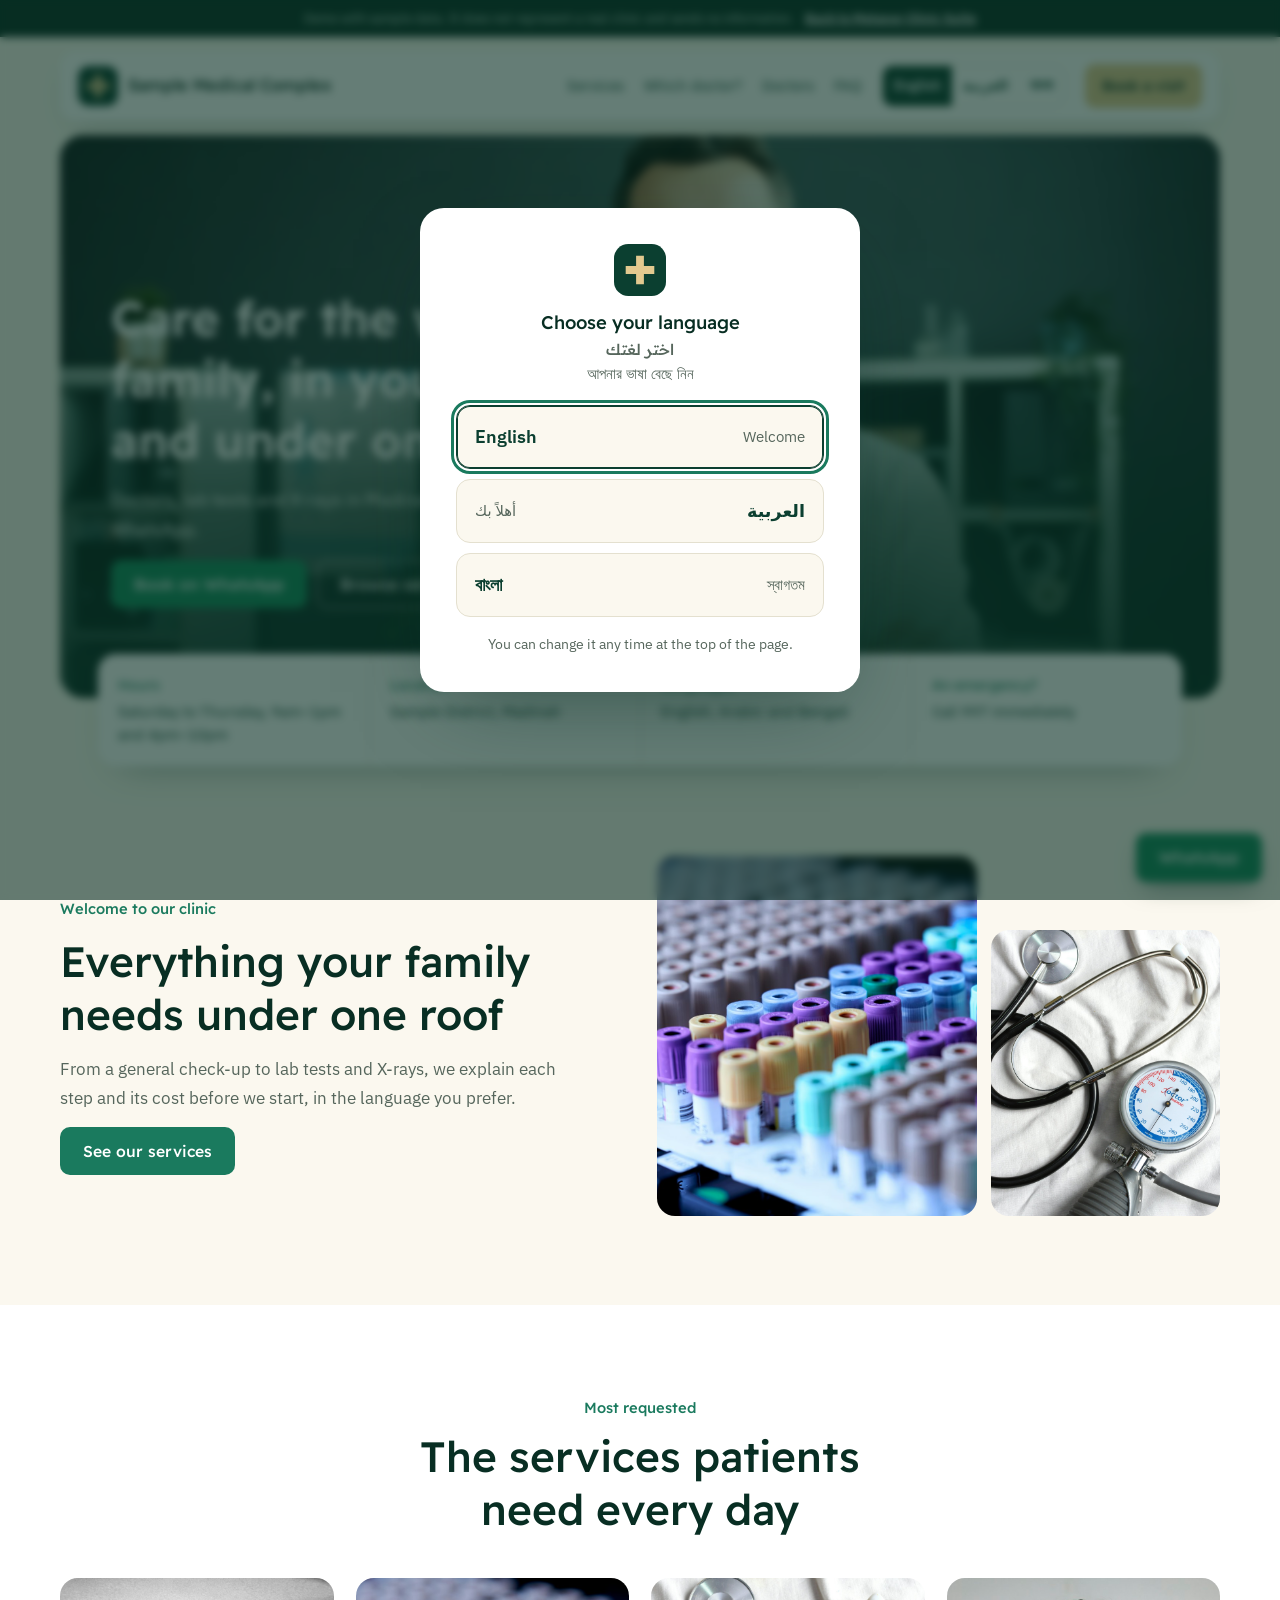
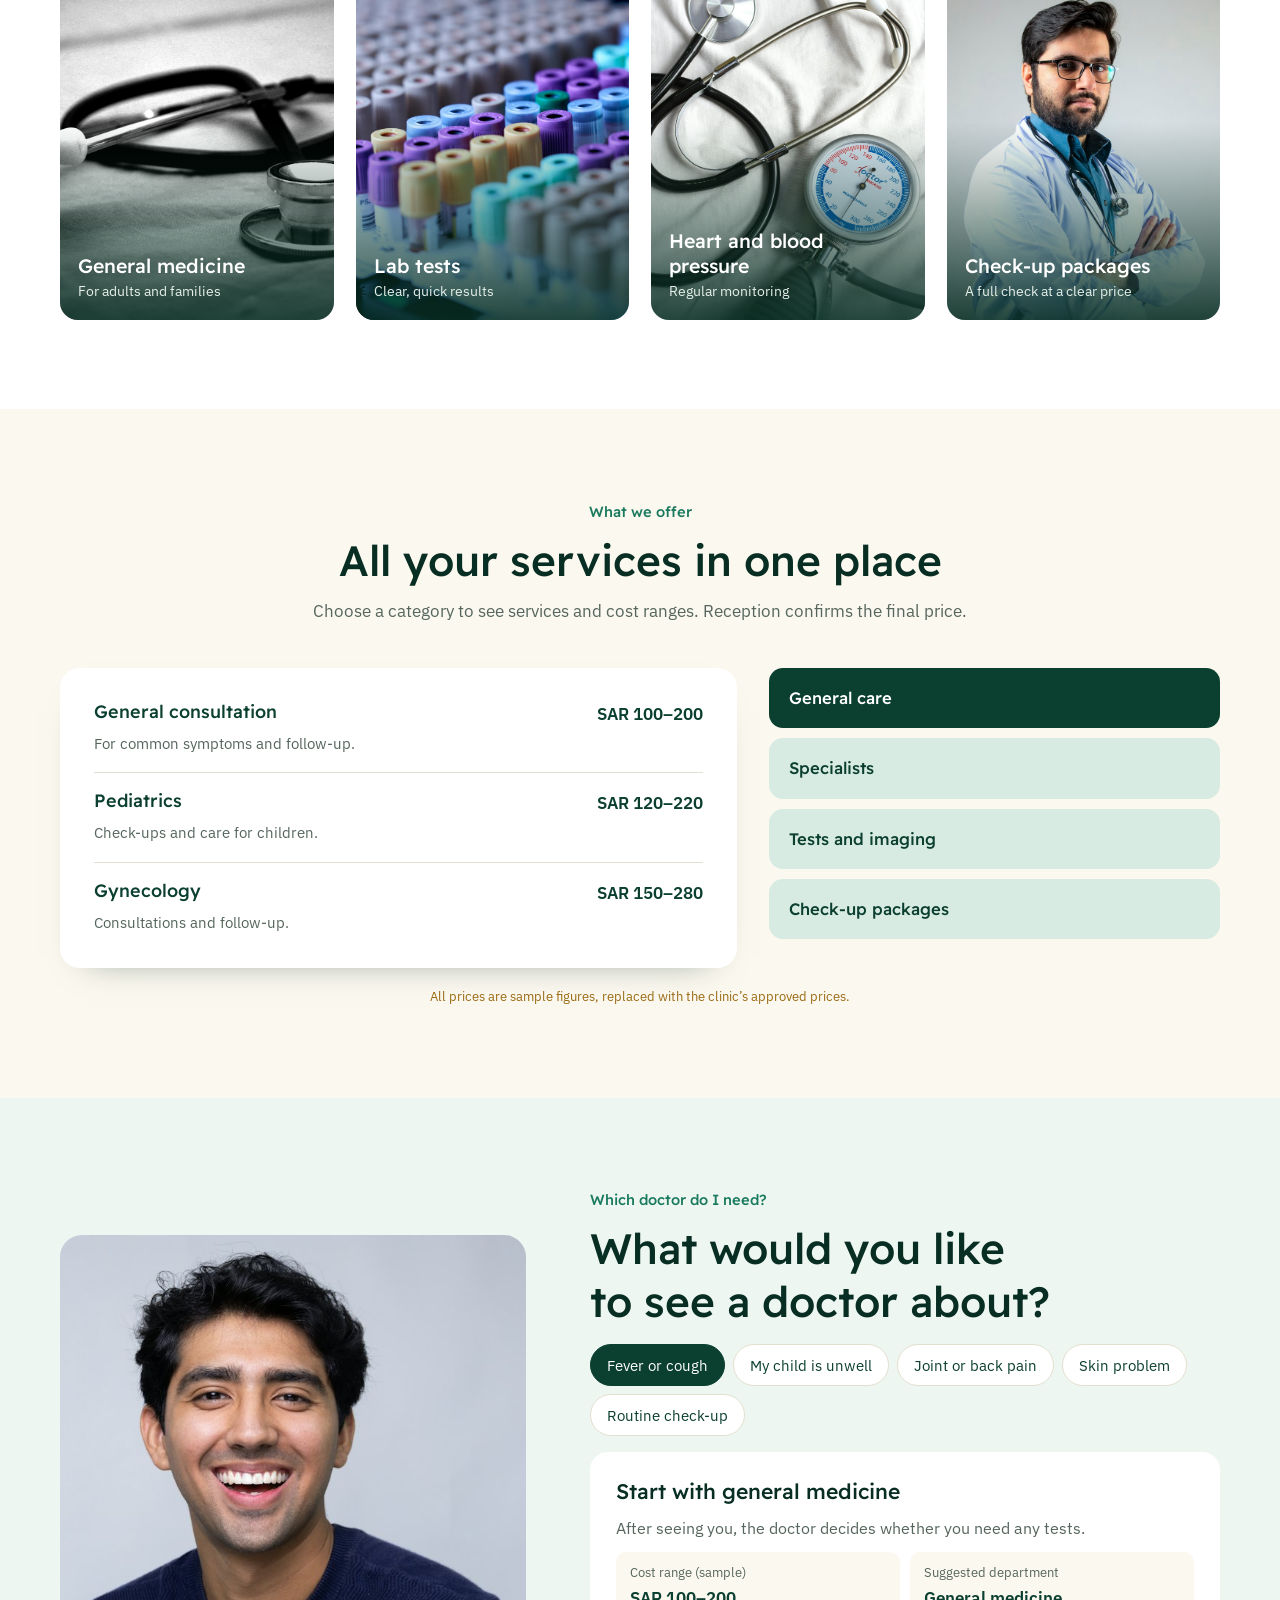
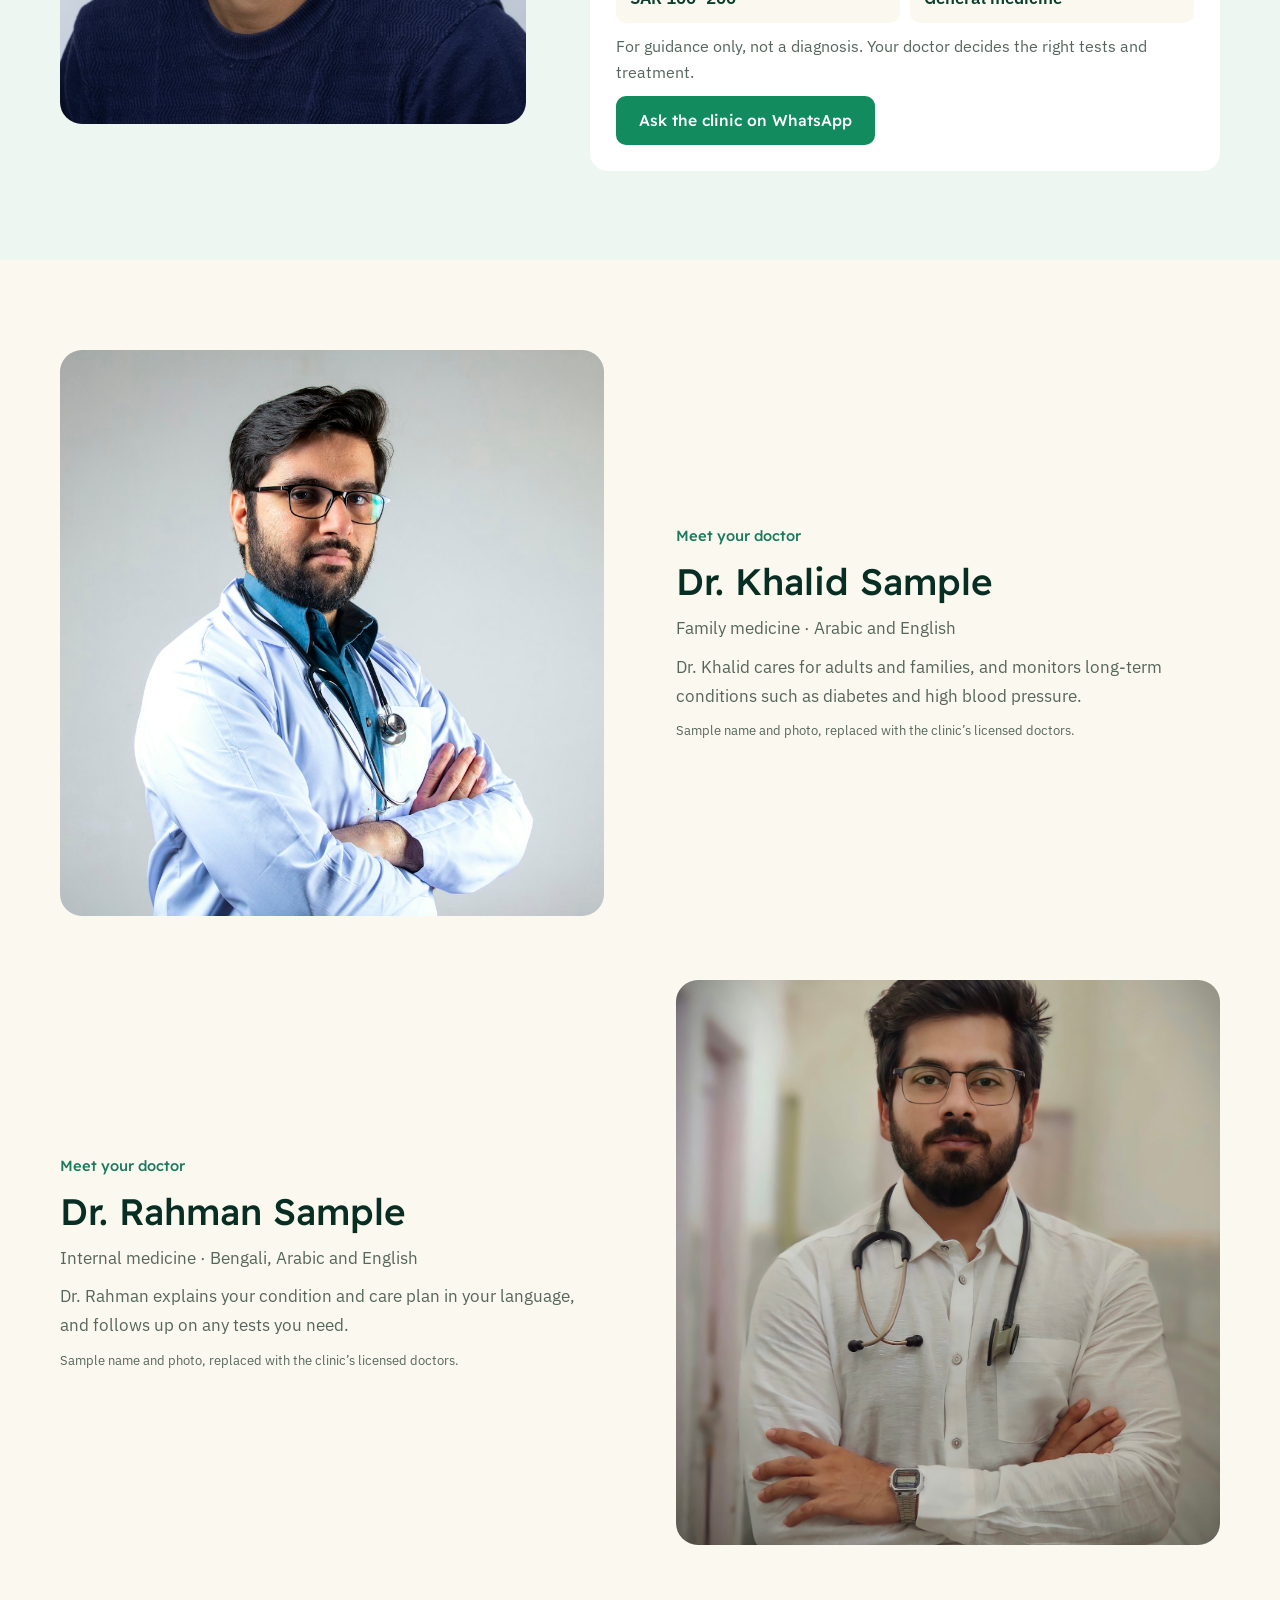
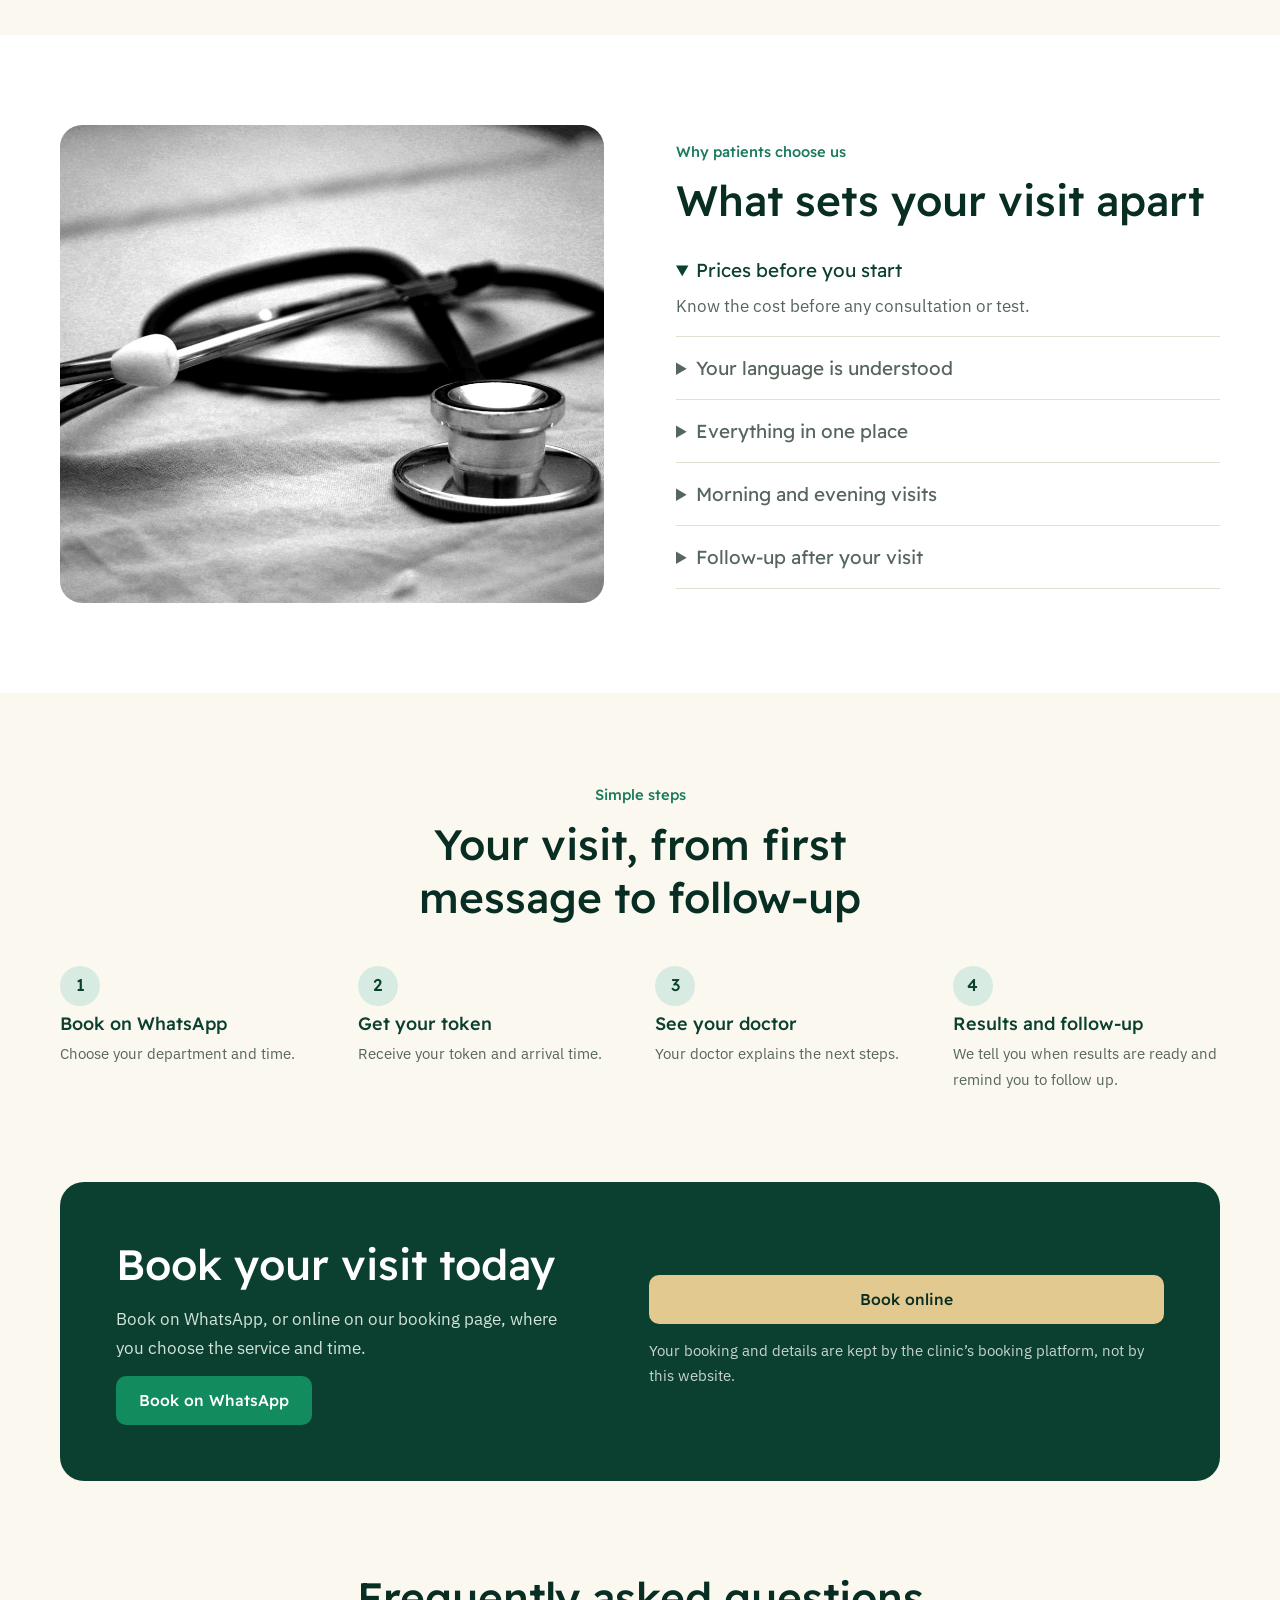
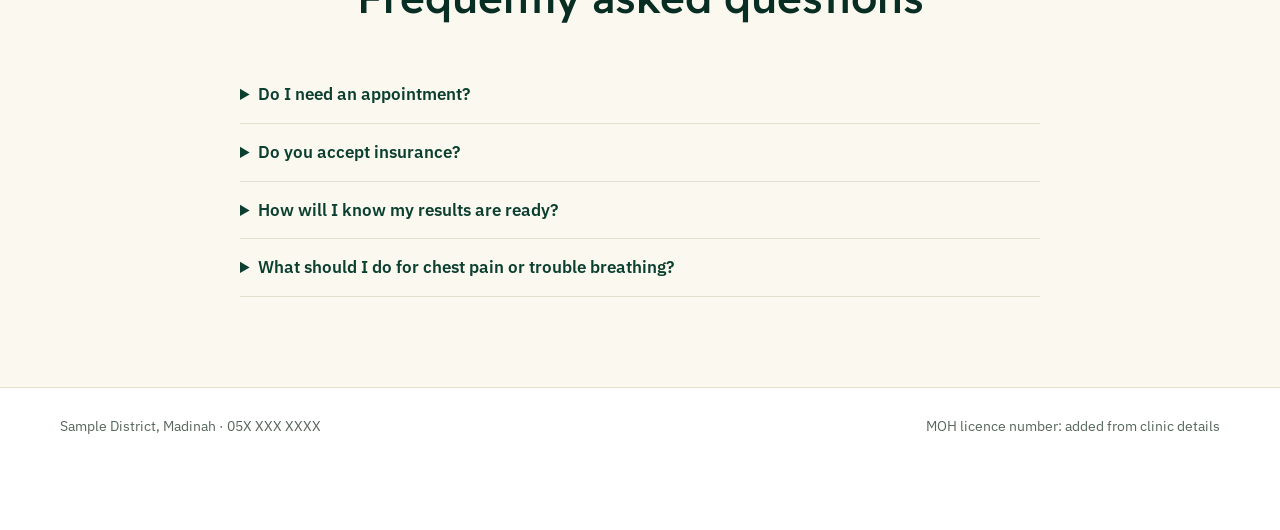
<file: demos/clinic-website/index.html>
<!doctype html>
<html lang="ar" dir="rtl">
<head>
<meta charset="utf-8">
<meta name="viewport" content="width=device-width, initial-scale=1, viewport-fit=cover">
<title>Sample Medical Complex</title>
<link rel="preconnect" href="https://fonts.googleapis.com">
<link rel="preconnect" href="https://fonts.gstatic.com" crossorigin>
<link rel="stylesheet" href="https://fonts.googleapis.com/css2?family=Readex+Pro:wght@400;500;600&family=IBM+Plex+Sans+Arabic:wght@400;500;600&family=IBM+Plex+Sans:wght@400;500;600&family=Hind+Siliguri:wght@400;500;600&display=swap">
<script>
  (function(){var l='en';try{var q=(location.search.match(/[?&]lang=(en|ar|bn)\b/)||[])[1];var s=q||localStorage.getItem('clinicSiteLang')||localStorage.getItem('clinicSuiteLang');if(s==='en'||s==='bn'||s==='ar')l=s;}catch(e){}document.documentElement.lang=l;document.documentElement.dir=l==='ar'?'rtl':'ltr';})();
</script>
<style>
  /* Layout: photography first. Rounded photo hero, floating navigation, photo service cards, browsable treatment categories. Calm blue on soft white. */
  :root {
    color-scheme: light;
    --ink: #0b3f30;
    --ink-deep: #082e23;
    --blue: #1a7a5e;
    --blue-soft: #d8ebe2;
    --blue-pale: #eef6f1;
    --ground: #fbf8ef;
    --white: #ffffff;
    --line: #e4e0cf;
    --muted: #56665c;
    --sand: #e2c98f;
    --sand-deep: #c9a666;
    --wa: #128c5e;
    --sample: #9a6a12;
    --display: "Readex Pro", "Segoe UI", system-ui, sans-serif;
    --body: "IBM Plex Sans", "Segoe UI", system-ui, sans-serif;
  }
  html[lang="ar"] { --body: "IBM Plex Sans Arabic", "Segoe UI", Tahoma, sans-serif; }
  html[lang="bn"] { --display: "Hind Siliguri", "Nirmala UI", "Segoe UI", sans-serif; --body: "Hind Siliguri", "Nirmala UI", "Segoe UI", sans-serif; }
  * { box-sizing: border-box; }
  html { scroll-behavior: smooth; scroll-padding-top: 110px; }
  body { margin: 0; background: var(--ground); color: var(--ink); font: 400 17px/1.7 var(--body); }
  h1, h2, h3, p { margin: 0; }
  h1, h2, h3 { font-family: var(--display); font-weight: 500; line-height: 1.25; }
  h1, h2 { text-wrap: balance; }
  h2 { font-size: clamp(1.75rem, 3.4vw, 2.65rem); color: var(--ink-deep); }
  h3 { font-size: 1.12rem; }
  img { display: block; max-width: 100%; }
  a { color: inherit; }
  button, input, select { font: inherit; color: inherit; }
  button { cursor: pointer; }
  :focus-visible { outline: 3px solid var(--blue); outline-offset: 2px; }
  .wrap { width: min(1200px, 100%); margin-inline: auto; padding-left: max(20px, env(safe-area-inset-left, 0px)); padding-right: max(20px, env(safe-area-inset-right, 0px)); }
  section { padding-block: clamp(52px, 7vw, 92px); }
  .eyebrow { font-family: var(--display); font-size: .92rem; font-weight: 500; color: var(--blue); }
  .head { display: grid; gap: 10px; max-width: 660px; margin-bottom: clamp(26px, 4vw, 42px); }
  .head.center { margin-inline: auto; text-align: center; justify-items: center; }
  .head p:not(.eyebrow) { color: var(--muted); }
  .sample { font-size: .82rem; color: var(--sample); }

  .btn { display: inline-flex; align-items: center; justify-content: center; gap: 8px; min-height: 48px; padding: 10px 22px; border: 1px solid transparent; border-radius: 10px; font-family: var(--display); font-weight: 500; font-size: .98rem; text-decoration: none; white-space: nowrap; transition: background .18s, border-color .18s; }
  .btn-wa { background: var(--wa); color: #fff; }
  .btn-wa:hover { background: #0e7850; }
  .btn-sand { background: var(--sand); color: var(--ink-deep); }
  .btn-sand:hover { background: var(--sand-deep); }
  .btn-ghost { border-color: rgba(255,255,255,.7); color: #fff; }
  .btn-ghost:hover { background: rgba(255,255,255,.14); }
  .btn-blue { background: var(--blue); color: #fff; }
  .btn-blue:hover { background: #125f49; }

  .proto { background: var(--ink-deep); color: #cfe2d8; font-size: .84rem; text-align: center; padding: 7px 16px; }
  .proto a { color: #fff; font-weight: 600; margin-inline-start: 8px; white-space: nowrap; }

  .nav-shell { position: sticky; top: calc(10px + env(safe-area-inset-top, 0px)); z-index: 20; margin-top: 14px; }
  .bar { display: flex; align-items: center; gap: 20px; min-height: 70px; padding-inline: 18px; background: rgba(255,255,255,.96); border-radius: 16px; box-shadow: 0 10px 28px -16px rgba(8,46,35,.45); }
  .brand { display: flex; align-items: center; gap: 10px; text-decoration: none; min-width: 0; }
  .mark { flex: none; width: 40px; height: 40px; }
  .brand b { font-family: var(--display); font-weight: 500; font-size: 1.04rem; line-height: 1.25; display: block; white-space: nowrap; color: var(--ink-deep); }
  nav.links { display: flex; gap: 20px; margin-inline-start: auto; font-size: .94rem; }
  nav.links a { text-decoration: none; white-space: nowrap; }
  nav.links a:hover { color: var(--blue); }
  .langs { display: flex; flex: none; border: 1px solid var(--line); border-radius: 10px; overflow: hidden; }
  .langs button { background: none; border: 0; padding: 6px 11px; font-size: .86rem; font-weight: 600; min-height: 40px; }
  .langs button[aria-pressed="true"] { background: var(--ink); color: #fff; }
  .bar .btn { min-height: 44px; padding: 8px 16px; font-size: .92rem; }

  .hero { padding-block: 14px 0; }
  .hero-card { position: relative; border-radius: 24px; overflow: hidden; min-height: clamp(460px, 44vw, 620px); display: flex; align-items: flex-end; background: var(--ink); }
  .hero-card > img { position: absolute; inset: 0; width: 100%; height: 100%; object-fit: cover; object-position: 58% 18%; }
  .hero-card::after { content: ""; position: absolute; inset: 0; background: linear-gradient(to top, rgba(8,46,35,.9) 0%, rgba(8,46,35,.62) 34%, rgba(8,46,35,0) 66%); }
  .hero-copy { position: relative; z-index: 1; color: #fff; padding: clamp(24px, 4vw, 52px); padding-bottom: clamp(62px, 7vw, 92px); display: grid; gap: 14px; justify-items: start; max-width: 820px; }
  h1 { font-size: clamp(2rem, 3.8vw, 3.1rem); font-weight: 600; }
  .lede { font-size: 1.12rem; max-width: 36em; color: #eef6f0; }
  .cta { display: flex; flex-wrap: wrap; gap: 10px; }

  .facts-strip { position: relative; z-index: 2; margin-top: -44px; display: grid; grid-template-columns: repeat(4, minmax(0, 1fr)); background: var(--white); border-radius: 18px; box-shadow: 0 18px 38px -24px rgba(8,46,35,.5); margin-inline: clamp(12px, 3vw, 40px); }
  .fact { padding: 20px; display: grid; gap: 2px; align-content: start; min-width: 0; }
  .fact + .fact { border-inline-start: 1px solid var(--line); }
  .fact span { font-family: var(--display); font-size: .88rem; color: var(--blue); }
  .fact p { font-size: .96rem; line-height: 1.5; }

  .intro-grid { display: grid; grid-template-columns: minmax(0, 1fr) minmax(0, 1.08fr); gap: clamp(28px, 6vw, 76px); align-items: center; }
  .intro-copy { display: grid; gap: 14px; justify-items: start; }
  .intro-copy p:not(.eyebrow) { color: var(--muted); }
  .intro-photos { display: grid; grid-template-columns: 1.4fr 1fr; gap: 14px; align-items: end; }
  .intro-photos img { width: 100%; object-fit: cover; border-radius: 18px; }
  .intro-photos img:first-child { aspect-ratio: 4 / 4.5; }
  .intro-photos img:last-child { aspect-ratio: 4 / 5; }

  .featured { background: var(--white); }
  .cards { display: grid; grid-template-columns: repeat(4, minmax(0, 1fr)); gap: clamp(12px, 2vw, 22px); }
  .card { position: relative; border: 0; padding: 0; border-radius: 18px; overflow: hidden; aspect-ratio: 4 / 5; background: var(--ink); text-align: start; color: #fff; }
  .card img { width: 100%; height: 100%; object-fit: cover; transition: transform .3s; }
  .card:hover img { transform: scale(1.04); }
  .card::after { content: ""; position: absolute; inset: 0; background: linear-gradient(to top, rgba(8,46,35,.88), rgba(8,46,35,0) 58%); }
  .card span { position: absolute; z-index: 1; inset-inline: 18px; bottom: 16px; display: grid; gap: 1px; }
  .card b { font-family: var(--display); font-weight: 500; font-size: 1.22rem; line-height: 1.3; }
  .card small { font-size: .9rem; color: #e4efe8; }

  .svc-grid { display: grid; grid-template-columns: minmax(0, 1.5fr) minmax(240px, 1fr); gap: clamp(16px, 3vw, 32px); align-items: start; }
  .svc-panel { background: var(--white); border-radius: 20px; padding: clamp(10px, 2vw, 16px) clamp(20px, 3vw, 34px); box-shadow: 0 16px 34px -28px rgba(8,46,35,.6); min-height: 300px; }
  .svc-row { display: grid; grid-template-columns: minmax(0, 1fr) auto; gap: 2px 18px; padding: 16px 0; border-bottom: 1px solid var(--line); }
  .svc-row:last-child { border-bottom: 0; }
  .svc-row .price { font-weight: 600; white-space: nowrap; unicode-bidi: isolate; font-variant-numeric: tabular-nums; }
  .svc-row p { grid-column: 1 / -1; color: var(--muted); font-size: .94rem; }
  .svc-tabs { display: grid; gap: 10px; }
  .svc-tabs button { background: var(--blue-soft); border: 0; border-radius: 14px; padding: 16px 20px; text-align: start; font-family: var(--display); font-weight: 500; font-size: 1.04rem; color: var(--ink); transition: background .18s; }
  .svc-tabs button:hover { background: #c5e0d3; }
  .svc-tabs button[aria-selected="true"] { background: var(--ink); color: #fff; }
  .svc-note { text-align: center; margin-top: 18px; }

  .finder { background: var(--blue-pale); }
  .finder-grid { display: grid; grid-template-columns: minmax(0, .85fr) minmax(0, 1.15fr); gap: clamp(26px, 5vw, 64px); align-items: center; }
  .finder-photo { width: 100%; aspect-ratio: 1 / 1.05; object-fit: cover; border-radius: 22px; }
  .finder-box { display: grid; gap: 16px; min-width: 0; }
  .concerns { display: flex; flex-wrap: wrap; gap: 8px; }
  .concerns button { background: var(--white); border: 1px solid var(--line); border-radius: 22px; padding: 7px 16px; font-size: .95rem; min-height: 42px; }
  .concerns button:hover { border-color: var(--blue); }
  .concerns button[aria-pressed="true"] { background: var(--ink); border-color: var(--ink); color: #fff; }
  .result { background: var(--white); border-radius: 18px; padding: clamp(18px, 3vw, 26px); display: grid; gap: 10px; }
  .result h3 { font-size: 1.32rem; color: var(--ink-deep); }
  .result p { color: var(--muted); font-size: .98rem; }
  .result dl { margin: 0; display: grid; grid-template-columns: repeat(2, minmax(0, 1fr)); gap: 10px; }
  .result dl div { background: var(--ground); border-radius: 10px; padding: 10px 14px; min-width: 0; }
  .result dt { font-size: .82rem; color: var(--muted); }
  .result dd { margin: 0; font-weight: 600; }
  .result .btn { justify-self: start; }

  .doc { display: grid; grid-template-columns: minmax(0, 1fr) minmax(0, 1fr); gap: clamp(26px, 6vw, 72px); align-items: center; }
  .doc + .doc { margin-top: clamp(36px, 6vw, 64px); }
  .doc:nth-of-type(even) img { order: 2; }
  .doc img { width: 100%; aspect-ratio: 5 / 5.2; object-fit: cover; object-position: top; border-radius: 22px; }
  .doc-copy { display: grid; gap: 10px; }
  .doc-copy h2 { font-size: clamp(1.6rem, 3vw, 2.3rem); }
  .doc-copy p:not(.eyebrow) { color: var(--muted); }

  .why { background: var(--white); }
  .why-grid { display: grid; grid-template-columns: minmax(0, 1fr) minmax(0, 1fr); gap: clamp(26px, 6vw, 72px); align-items: center; }
  .why-grid img { width: 100%; aspect-ratio: 5 / 4.4; object-fit: cover; border-radius: 22px; }
  .why details { border-bottom: 1px solid var(--line); padding-block: 15px; }
  .why summary { font-family: var(--display); font-size: 1.18rem; cursor: pointer; color: var(--ink); }
  .why details:not([open]) summary { color: var(--muted); }
  .why details p { color: var(--muted); margin-top: 6px; }

  .steps { list-style: none; margin: 0; padding: 0; display: grid; grid-template-columns: repeat(4, minmax(0, 1fr)); gap: clamp(16px, 3vw, 30px); counter-reset: s; }
  .steps li { counter-increment: s; display: grid; gap: 6px; align-content: start; }
  .steps li::before { content: counter(s); width: 40px; height: 40px; border-radius: 50%; background: var(--blue-soft); display: grid; place-items: center; font-family: var(--display); font-weight: 500; }
  .steps p { font-size: .96rem; color: var(--muted); }

  .book-wrap { padding-top: 0; }
  .book-card { background: var(--ink); color: #fff; border-radius: 24px; padding: clamp(24px, 5vw, 56px); display: grid; grid-template-columns: minmax(0, 1fr) minmax(0, 1.1fr); gap: clamp(26px, 5vw, 64px); align-items: center; }
  .book-copy { display: grid; gap: 14px; justify-items: start; }
  .book-copy h2 { color: #fff; }
  .book-copy p { color: #d3e4da; }
  form.book { background: var(--white); color: var(--ink); border-radius: 18px; padding: clamp(18px, 3vw, 26px); display: grid; grid-template-columns: repeat(2, minmax(0, 1fr)); gap: 14px; }
  .field { display: grid; gap: 5px; min-width: 0; }
  .field label { font-size: .9rem; font-weight: 500; }
  .field input, .field select { width: 100%; border: 1px solid #c9d2c4; border-radius: 10px; padding: 10px 12px; min-height: 46px; background: #fff; }
  .wide { grid-column: 1 / -1; }
  .done { grid-column: 1 / -1; background: #e3f5ec; color: #0b5c3d; border-radius: 10px; padding: 12px 14px; font-size: .95rem; }

  .faq { max-width: 800px; margin-inline: auto; }
  .faq details { border-bottom: 1px solid var(--line); padding-block: 14px; }
  .faq summary { cursor: pointer; font-weight: 600; }
  .faq details p { color: var(--muted); margin-top: 8px; }

  footer { background: var(--white); border-top: 1px solid var(--line); padding-block: 26px 92px; font-size: .9rem; color: var(--muted); }
  .foot { display: flex; flex-wrap: wrap; justify-content: space-between; gap: 8px 28px; }

  .float { position: fixed; inset-inline-end: max(18px, env(safe-area-inset-right, 0px)); bottom: calc(18px + env(safe-area-inset-bottom, 0px)); z-index: 30; box-shadow: 0 10px 24px -8px rgba(8,46,35,.55); }

  .wa-pop { border: 0; border-radius: 18px; padding: 26px; width: min(420px, calc(100vw - 32px)); color: var(--ink); background: var(--white); }
  .wa-pop::backdrop { background: rgba(8,46,35,.62); }
  .wa-pop h2 { font-size: 1.32rem; margin-bottom: 10px; }
  .wa-pop p { color: var(--muted); margin-bottom: 18px; }
  .wa-pop .btn { width: 100%; }

  @media (max-width: 980px) {
    nav.links { display: none; }
    .langs { margin-inline-start: auto; }
    .facts-strip { grid-template-columns: repeat(2, minmax(0, 1fr)); }
    .fact:nth-child(3) { border-inline-start: 0; }
    .fact:nth-child(n+3) { border-top: 1px solid var(--line); }
    .cards { grid-template-columns: repeat(2, minmax(0, 1fr)); }
    .intro-grid, .svc-grid, .finder-grid, .why-grid, .book-card { grid-template-columns: minmax(0, 1fr); }
    .svc-tabs { order: -1; grid-template-columns: repeat(2, minmax(0, 1fr)); }
    .steps { grid-template-columns: repeat(2, minmax(0, 1fr)); }
    .finder-photo { aspect-ratio: 16 / 10; object-position: top; }
  }
  @media (max-width: 680px) {
    .hero-card { display: block; min-height: 0; }
    .hero-card > img { position: static; height: auto; aspect-ratio: 4 / 3; object-position: 58% 10%; }
    .hero-card::after { display: none; }
    .hero-copy { padding: 22px 20px 66px; }
    .bar { gap: 10px; padding-inline: 12px; }
    .bar .btn { display: none; }
    .brand { flex: 1; }
    .brand span { min-width: 0; }
    .brand b { white-space: normal; font-size: .94rem; }
    .doc { grid-template-columns: minmax(0, 1fr); }
    .doc:nth-of-type(even) img { order: 0; }
    .facts-strip { grid-template-columns: minmax(0, 1fr); }
    .fact + .fact { border-inline-start: 0; border-top: 1px solid var(--line); }
    form.book { grid-template-columns: minmax(0, 1fr); }
    .svc-tabs button { padding: 12px 14px; font-size: .95rem; }
  }
  @media (prefers-reduced-motion: reduce) { html { scroll-behavior: auto; } .card img, .btn { transition: none; } }

  /* First-visit language choice: how a patient picks their language before anything else. */
  .lang-pick { border: 0; border-radius: 24px; padding: clamp(24px, 4vw, 36px); width: min(440px, calc(100vw - 32px)); background: var(--white); color: var(--ink); text-align: center; box-shadow: 0 30px 80px -30px rgba(8,46,35,.55); }
  .lang-pick::backdrop { background: rgba(8,46,35,.62); backdrop-filter: blur(4px); }
  .lang-pick .mark { width: 52px; height: 52px; display: block; margin: 0 auto 14px; }
  .lang-pick h2 { display: grid; gap: 2px; font-size: 1.15rem; line-height: 1.45; margin-bottom: 20px; }
  .lang-pick h2 span + span { font-size: .95rem; color: var(--muted); font-weight: 500; }
  .pick-list { display: grid; gap: 10px; }
  .pick-list button { display: flex; align-items: center; justify-content: space-between; gap: 12px; padding: 16px 18px; border-radius: 14px; border: 1px solid var(--line); background: var(--ground); font: inherit; color: var(--ink); cursor: pointer; transition: background .2s, border-color .2s, transform .2s; }
  .pick-list button b { font-size: 1.1rem; font-weight: 600; }
  .pick-list button span { color: var(--muted); font-size: .92rem; }
  .pick-list button:hover { border-color: var(--blue); background: var(--blue-pale); transform: translateY(-1px); }
  .pick-list button.is-current { border-color: var(--ink); box-shadow: inset 0 0 0 1px var(--ink); }
  .pick-note { margin-top: 16px; font-size: .85rem; color: var(--muted); }

  .book-opts { display: grid; gap: 14px; align-content: center; }
  .book-note { font-size: .92rem; color: rgba(255,255,255,.78); }
</style>
</head>
<body>

<div class="proto"><span data-t="proto"></span> <a id="backLink" href="../../" data-t="back"></a></div>

<dialog class="lang-pick" id="langPick" aria-labelledby="pickTitle">
  <svg class="mark" viewBox="0 0 40 40" aria-hidden="true"><rect width="40" height="40" rx="11" fill="#0b3f30"/><path d="M17 9h6v8h8v6h-8v8h-6v-8H9v-6h8z" fill="#e2c98f"/></svg>
  <h2 id="pickTitle"><span lang="en">Choose your language</span><span lang="ar" dir="rtl">اختر لغتك</span><span lang="bn">আপনার ভাষা বেছে নিন</span></h2>
  <div class="pick-list">
    <button type="button" data-pick="en" lang="en"><b>English</b><span>Welcome</span></button>
    <button type="button" data-pick="ar" lang="ar" dir="rtl"><b>العربية</b><span>أهلاً بك</span></button>
    <button type="button" data-pick="bn" lang="bn"><b>বাংলা</b><span>স্বাগতম</span></button>
  </div>
  <p class="pick-note"><span lang="en">You can change it any time at the top of the page.</span></p>
</dialog>

<dialog class="wa-pop" id="waPop" aria-labelledby="popTitle">
  <h2 id="popTitle" data-t="popTitle"></h2>
  <p data-t="popText"></p>
  <button class="btn btn-wa" type="button" id="popClose" data-t="popClose"></button>
</dialog>

<div class="wrap nav-shell">
  <header class="bar">
    <a class="brand" href="#top">
      <svg class="mark" viewBox="0 0 40 40" aria-hidden="true"><rect width="40" height="40" rx="11" fill="#0b3f30"/><path d="M17 9h6v8h8v6h-8v8h-6v-8H9v-6h8z" fill="#e2c98f"/></svg>
      <span><b data-t="name"></b></span>
    </a>
    <nav class="links" aria-label="Main">
      <a href="#services" data-t="navServices"></a>
      <a href="#finder" data-t="navFinder"></a>
      <a href="#team" data-t="navTeam"></a>
      <a href="#faq" data-t="navFaq"></a>
    </nav>
    <div class="langs" role="group" aria-label="Language">
      <button type="button" data-lang="en">English</button>
      <button type="button" data-lang="ar">العربية</button>
      <button type="button" data-lang="bn">বাংলা</button>
    </div>
    <a class="btn btn-sand" href="#book" data-t="bookNow"></a>
  </header>
</div>

<main id="top">
  <div class="hero wrap">
    <div class="hero-card">
      <img src="assets/photos/doctor-hero.jpg" data-alt="altHero" fetchpriority="high">
      <div class="hero-copy">
        <h1 data-t="h1"></h1>
        <p class="lede" data-t="lede"></p>
        <div class="cta">
          <a class="btn btn-wa wa-link" href="#book" data-t="waCta"></a>
          <a class="btn btn-ghost" href="#services" data-t="seeServices"></a>
        </div>
      </div>
    </div>
    <div class="facts-strip" id="facts"></div>
  </div>

  <section>
    <div class="wrap intro-grid">
      <div class="intro-copy">
        <p class="eyebrow" data-t="introEye"></p>
        <h2 data-t="introTitle"></h2>
        <p data-t="introText"></p>
        <a class="btn btn-blue" href="#services" data-t="introCta"></a>
      </div>
      <div class="intro-photos">
        <img src="assets/photos/lab.jpg" data-alt="altClinic" loading="lazy">
        <img src="assets/photos/bp.jpg" data-alt="altWaiting" loading="lazy">
      </div>
    </div>
  </section>

  <section class="featured">
    <div class="wrap">
      <div class="head center"><p class="eyebrow" data-t="featEye"></p><h2 data-t="featTitle"></h2></div>
      <div class="cards" id="cards"></div>
    </div>
  </section>

  <section id="services">
    <div class="wrap">
      <div class="head center"><p class="eyebrow" data-t="svcEye"></p><h2 data-t="svcTitle"></h2><p data-t="svcIntro"></p></div>
      <div class="svc-grid">
        <div class="svc-panel" id="svcPanel" role="tabpanel"></div>
        <div class="svc-tabs" id="svcTabs" role="tablist"></div>
      </div>
      <p class="sample svc-note" data-t="sampleNote"></p>
    </div>
  </section>

  <section class="finder" id="finder">
    <div class="wrap finder-grid">
      <img class="finder-photo" src="assets/photos/patient.jpg" data-alt="altPatient" loading="lazy">
      <div class="finder-box">
        <div class="head" style="margin:0"><p class="eyebrow" data-t="finderEye"></p><h2 data-t="finderTitle"></h2></div>
        <div class="concerns" id="concerns"></div>
        <div class="result" aria-live="polite">
          <h3 id="rTitle"></h3>
          <p id="rText"></p>
          <dl>
            <div><dt data-t="factRange"></dt><dd id="rRange"></dd></div>
            <div><dt data-t="factVisits"></dt><dd id="rVisits"></dd></div>
          </dl>
          <p class="sample" data-t="finderNote"></p>
          <a class="btn btn-wa wa-link" href="#book" data-t="finderCta"></a>
        </div>
      </div>
    </div>
  </section>

  <section id="team">
    <div class="wrap" id="doctors"></div>
  </section>

  <section class="why">
    <div class="wrap why-grid">
      <img src="assets/photos/stethoscope.jpg" data-alt="altWhy" loading="lazy">
      <div>
        <div class="head" style="margin-bottom:12px"><p class="eyebrow" data-t="whyEye"></p><h2 data-t="whyTitle"></h2></div>
        <div id="whyList"></div>
      </div>
    </div>
  </section>

  <section>
    <div class="wrap">
      <div class="head center"><p class="eyebrow" data-t="jEye"></p><h2 data-t="jTitle"></h2></div>
      <ol class="steps" id="steps"></ol>
    </div>
  </section>

  <section class="book-wrap" id="book">
    <div class="wrap">
      <div class="book-card">
        <div class="book-copy">
          <h2 data-t="bookTitle"></h2>
          <p data-t="bookIntro"></p>
          <a class="btn btn-wa wa-link" href="#book" data-t="waCta"></a>
        </div>
        <div class="book book-opts">
          <button class="btn btn-sand wide" type="button" id="bookOnline" data-t="bookOnline"></button>
          <p class="book-note" data-t="bookNote"></p>
        </div>
      </div>
    </div>
  </section>

  <section id="faq" style="padding-top:0">
    <div class="wrap">
      <div class="head center"><h2 data-t="faqTitle"></h2></div>
      <div class="faq" id="faqList"></div>
    </div>
  </section>
</main>

<footer>
  <div class="wrap foot">
    <span data-t="footAddr"></span>
    <span data-t="footLic"></span>
  </div>
</footer>

<a class="btn btn-wa float wa-link" href="#book" data-t="waFloat"></a>

<script>
(() => {
  // For a real clinic, enter its number with country code and no + or spaces, e.g. '9665XXXXXXXX'.
  // Empty: buttons show the demo popup. Filled: buttons open WhatsApp directly.
  const WHATSAPP_NUMBER = '';

  const SAR = { ar: 'ر.س', en: 'SAR', bn: 'রিয়াল' };
  const n = v => v.toLocaleString('en-US');
  const money = (l, a, b) => l === 'ar' ? `من ${n(a)} إلى ${n(b)} ${SAR.ar}` : l === 'bn' ? `${n(a)}–${n(b)} ${SAR.bn}` : `${SAR.en} ${n(a)}–${n(b)}`;

  const T = {
    ar: {
      proto: 'نموذج تجريبي ببيانات نموذجية. لا يمثل عيادة حقيقية ولا يُرسل أي معلومات.', back: 'العودة إلى Metanor Clinic Suite',
      popTitle: 'سينقلك هذا الزر إلى واتساب', popText: 'في الموقع الفعلي، يفتح هذا الزر واتساب على هاتف المريض مباشرة في محادثة المجمع، مع رسالة جاهزة للإرسال.', popClose: 'حسناً', waText: 'السلام عليكم، أرغب في حجز موعد.',
      name: 'المجمع الطبي النموذجي', navServices: 'الخدمات', navFinder: 'أي طبيب أحتاج؟', navTeam: 'الأطباء', navFaq: 'الأسئلة الشائعة', bookNow: 'احجز موعدك',
      h1: 'رعاية طبية لكل العائلة، بلغتك وفي مكان واحد', lede: 'أطباء وتحاليل وأشعة في المدينة المنورة، بأسعار واضحة وحجز سهل عبر واتساب.',
      waCta: 'احجز عبر واتساب', seeServices: 'تصفح الخدمات', waFloat: 'واتساب',
      facts: [['ساعات العمل', 'السبت إلى الخميس، 9 ص إلى 1 ظ و4 م إلى 10 م'], ['الموقع', 'حي نموذجي، المدينة المنورة'], ['اللغات', 'الإنجليزية والعربية والبنغالية'], ['حالة طارئة؟', 'اتصل على 997 فوراً']],
      introEye: 'مرحباً بك في مجمعنا', introTitle: 'كل ما تحتاجه عائلتك تحت سقف واحد', introText: 'من الكشف العام إلى التحاليل والأشعة، نوضح لك كل خطوة وتكلفتها قبل البدء، ونخدمك باللغة التي تفضلها.', introCta: 'تعرف على خدماتنا',
      featEye: 'الأكثر طلباً', featTitle: 'خدمات يحتاجها المرضى كل يوم',
      cards: [['general', 'stethoscope', 'الكشف العام', 'للبالغين والعائلة'], ['diagnostic', 'lab', 'التحاليل المخبرية', 'نتائج واضحة وسريعة'], ['special', 'bp', 'القلب والضغط', 'متابعة دورية'], ['packages', 'doctor-1', 'باقات الفحص', 'فحص شامل بسعر واضح']],
      svcEye: 'ماذا نقدم', svcTitle: 'جميع الخدمات في مكان واحد', svcIntro: 'اختر الفئة لتشاهد الخدمات ونطاق التكلفة. يؤكد الاستقبال السعر النهائي.', sampleNote: 'جميع الأسعار نموذجية، وتُستبدل بأسعار المجمع المعتمدة.',
      finderEye: 'أي طبيب أحتاج؟', finderTitle: 'ما الذي تود مراجعة الطبيب بشأنه؟', factRange: 'نطاق التكلفة (نموذجي)', factVisits: 'القسم المقترح', finderNote: 'للإرشاد فقط وليس تشخيصاً. يحدد الطبيب الفحص والعلاج المناسبين.', finderCta: 'اسأل المجمع عبر واتساب',
      whyEye: 'لماذا يختارنا المرضى', whyTitle: 'ما يميز زيارتك لنا',
      why: [['الأسعار قبل البدء', 'تعرف التكلفة قبل أي كشف أو تحليل.'], ['لغتك مفهومة', 'يتحدث فريقنا الإنجليزية والعربية والبنغالية.'], ['كل شيء في مكان واحد', 'الطبيب والمختبر والأشعة دون تنقل.'], ['مواعيد صباحية ومسائية', 'مواعيد تناسب عملك ودراستك.'], ['متابعة بعد الزيارة', 'تصلك التعليمات والتذكيرات عبر واتساب.']],
      jEye: 'خطوات بسيطة', jTitle: 'زيارتك من أول رسالة حتى المتابعة',
      steps: [['احجز عبر واتساب', 'اختر القسم والوقت المناسب.'], ['احصل على رقم دورك', 'يصلك رقم الدور ووقت الحضور.'], ['قابل طبيبك', 'يشرح الطبيب حالتك والخطوات التالية.'], ['النتائج والمتابعة', 'نبلغك عند جاهزية النتائج ونذكرك بالمتابعة.']],
      bookTitle: 'احجز موعدك اليوم', bookIntro: 'احجز عبر واتساب، أو عبر صفحة الحجز الإلكترونية، واختر الخدمة والوقت هناك.', bookOnline: 'احجز إلكترونياً', bookNote: 'تحفظ منصة الحجز لدى المجمع حجزك وبياناتك، وليس هذا الموقع.', popOnlineTitle: 'يفتح هذا الزر صفحة الحجز', popOnlineText: 'في الموقع الفعلي، يفتح هذا الزر منصة الحجز لدى المجمع، حيث يختار المريض الخدمة والوقت، وتبقى بياناته لدى تلك المنصة.',
      fName: 'الاسم', fPhone: 'رقم الجوال', fService: 'الخدمة', fDay: 'اليوم المفضل', fSubmit: 'اطلب الموعد', fDone: 'تم استلام الطلب في هذا النموذج التجريبي. لم يُرسل أي شيء.',
      faqTitle: 'الأسئلة الشائعة', footAddr: 'حي نموذجي، المدينة المنورة · 05X XXX XXXX', footLic: 'رقم ترخيص وزارة الصحة: يُضاف من بيانات المجمع',
      days: ['السبت', 'الأحد', 'الاثنين', 'الثلاثاء', 'الأربعاء', 'الخميس'],
      doctors: [['doctor-1', 'طب الأسرة · العربية والإنجليزية', 'د. خالد النموذجي', 'يقدم د. خالد الرعاية للبالغين والعائلات، ويتابع الأمراض المزمنة مثل السكري والضغط.'], ['doctor-3', 'الطب الباطني · البنغالية والعربية والإنجليزية', 'د. رحمن النموذجي', 'يشرح د. رحمن حالتك والخطة العلاجية بلغتك، ويتابع معك الفحوصات اللازمة.']],
      teamEye: 'تعرف على طبيبك', teamNote: 'اسم وصورة نموذجيان، يُستبدلان ببيانات أطباء المجمع المرخصين.',
      faq: [['هل أحتاج إلى موعد مسبق؟', 'يفضل الحجز عبر واتساب لتقليل وقت الانتظار، ويستقبل المجمع الحالات حسب توفر الأطباء.'], ['هل تقبلون التأمين؟', 'أرسل بيانات تأمينك عبر واتساب وسيتحقق موظفونا منها.'], ['كيف أعرف أن نتائجي جاهزة؟', 'تصلك رسالة عبر واتساب عند جاهزيتها، دون ذكر تفاصيل طبية.'], ['ماذا أفعل عند ألم الصدر أو صعوبة التنفس؟', 'هذه حالة طارئة. اتصل على 997 أو توجه إلى أقرب قسم طوارئ فوراً.']],
      altHero: 'طبيب مبتسم يرتدي معطفاً أبيض', altClinic: 'أنابيب تحاليل في مختبر', altWaiting: 'سماعة طبية وجهاز ضغط', altPatient: 'رجل مبتسم', altWhy: 'سماعة طبية'
    },
    en: {
      proto: 'Demo with sample data. It does not represent a real clinic and sends no information.', back: 'Back to Metanor Clinic Suite',
      popTitle: 'This button takes you to WhatsApp', popText: 'On the live site, this button opens WhatsApp on the patient’s phone, straight into the clinic’s chat, with a message ready to send.', popClose: 'Got it', waText: 'Assalamu alaikum, I would like to book a visit.',
      name: 'Sample Medical Complex', navServices: 'Services', navFinder: 'Which doctor?', navTeam: 'Doctors', navFaq: 'FAQ', bookNow: 'Book a visit',
      h1: 'Care for the whole family, in your language and under one roof', lede: 'Doctors, lab tests and X-rays in Madinah, with clear prices and easy booking on WhatsApp.',
      waCta: 'Book on WhatsApp', seeServices: 'Browse services', waFloat: 'WhatsApp',
      facts: [['Hours', 'Saturday to Thursday, 9am–1pm and 4pm–10pm'], ['Location', 'Sample District, Madinah'], ['Languages', 'English, Arabic and Bengali'], ['An emergency?', 'Call 997 immediately']],
      introEye: 'Welcome to our clinic', introTitle: 'Everything your family needs under one roof', introText: 'From a general check-up to lab tests and X-rays, we explain each step and its cost before we start, in the language you prefer.', introCta: 'See our services',
      featEye: 'Most requested', featTitle: 'The services patients need every day',
      cards: [['general', 'stethoscope', 'General medicine', 'For adults and families'], ['diagnostic', 'lab', 'Lab tests', 'Clear, quick results'], ['special', 'bp', 'Heart and blood pressure', 'Regular monitoring'], ['packages', 'doctor-1', 'Check-up packages', 'A full check at a clear price']],
      svcEye: 'What we offer', svcTitle: 'All your services in one place', svcIntro: 'Choose a category to see services and cost ranges. Reception confirms the final price.', sampleNote: 'All prices are sample figures, replaced with the clinic’s approved prices.',
      finderEye: 'Which doctor do I need?', finderTitle: 'What would you like to see a doctor about?', factRange: 'Cost range (sample)', factVisits: 'Suggested department', finderNote: 'For guidance only, not a diagnosis. Your doctor decides the right tests and treatment.', finderCta: 'Ask the clinic on WhatsApp',
      whyEye: 'Why patients choose us', whyTitle: 'What sets your visit apart',
      why: [['Prices before you start', 'Know the cost before any consultation or test.'], ['Your language is understood', 'Our team speaks English, Arabic and Bengali.'], ['Everything in one place', 'Doctor, lab and X-ray without going elsewhere.'], ['Morning and evening visits', 'Appointments that fit around work and school.'], ['Follow-up after your visit', 'Instructions and reminders arrive on WhatsApp.']],
      jEye: 'Simple steps', jTitle: 'Your visit, from first message to follow-up',
      steps: [['Book on WhatsApp', 'Choose your department and time.'], ['Get your token', 'Receive your token and arrival time.'], ['See your doctor', 'Your doctor explains the next steps.'], ['Results and follow-up', 'We tell you when results are ready and remind you to follow up.']],
      bookTitle: 'Book your visit today', bookIntro: 'Book on WhatsApp, or online on our booking page, where you choose the service and time.', bookOnline: 'Book online', bookNote: 'Your booking and details are kept by the clinic’s booking platform, not by this website.', popOnlineTitle: 'This button opens the booking page', popOnlineText: 'On the live site, this opens the clinic’s booking platform, where patients choose a service and time. Their details stay with that platform.',
      fName: 'Name', fPhone: 'Mobile number', fService: 'Service', fDay: 'Preferred day', fSubmit: 'Request appointment', fDone: 'Request received in this demo. Nothing was sent.',
      faqTitle: 'Frequently asked questions', footAddr: 'Sample District, Madinah · 05X XXX XXXX', footLic: 'MOH licence number: added from clinic details',
      days: ['Saturday', 'Sunday', 'Monday', 'Tuesday', 'Wednesday', 'Thursday'],
      doctors: [['doctor-1', 'Family medicine · Arabic and English', 'Dr. Khalid Sample', 'Dr. Khalid cares for adults and families, and monitors long-term conditions such as diabetes and high blood pressure.'], ['doctor-3', 'Internal medicine · Bengali, Arabic and English', 'Dr. Rahman Sample', 'Dr. Rahman explains your condition and care plan in your language, and follows up on any tests you need.']],
      teamEye: 'Meet your doctor', teamNote: 'Sample name and photo, replaced with the clinic’s licensed doctors.',
      faq: [['Do I need an appointment?', 'Booking on WhatsApp is best to reduce waiting. Walk-ins are seen when doctors are available.'], ['Do you accept insurance?', 'Send us your insurance details on WhatsApp and our staff will check them.'], ['How will I know my results are ready?', 'You get a WhatsApp message when they are ready, with no medical details in it.'], ['What should I do for chest pain or trouble breathing?', 'This is an emergency. Call 997 or go to the nearest emergency department immediately.']],
      altHero: 'A smiling doctor in a white coat', altClinic: 'Test tubes in a laboratory', altWaiting: 'A stethoscope and blood pressure gauge', altPatient: 'A smiling man', altWhy: 'A stethoscope'
    },
    bn: {
      proto: 'নমুনা তথ্যসহ ডেমো। এটি কোনো প্রকৃত ক্লিনিক নয় এবং কোনো তথ্য পাঠায় না।', back: 'Metanor Clinic Suite-এ ফিরে যান',
      popTitle: 'এই বোতামটি আপনাকে হোয়াটসঅ্যাপে নিয়ে যাবে', popText: 'আসল ওয়েবসাইটে এই বোতাম রোগীর ফোনে সরাসরি ক্লিনিকের হোয়াটসঅ্যাপ চ্যাট খুলবে, মেসেজ লেখা অবস্থায়।', popClose: 'ঠিক আছে', waText: 'আসসালামু আলাইকুম, আমি অ্যাপয়েন্টমেন্ট বুক করতে চাই।',
      name: 'স্যাম্পল মেডিকেল কমপ্লেক্স', navServices: 'সেবাসমূহ', navFinder: 'কোন ডাক্তার?', navTeam: 'ডাক্তার', navFaq: 'প্রশ্নোত্তর', bookNow: 'বুক করুন',
      h1: 'পুরো পরিবারের চিকিৎসা, আপনার ভাষায় এক ঠিকানায়', lede: 'মদিনায় ডাক্তার, ল্যাব টেস্ট ও এক্স-রে, স্পষ্ট খরচ এবং হোয়াটসঅ্যাপে সহজ বুকিং।',
      waCta: 'হোয়াটসঅ্যাপে বুক করুন', seeServices: 'সেবাগুলো দেখুন', waFloat: 'হোয়াটসঅ্যাপ',
      facts: [['সময়', 'শনিবার থেকে বৃহস্পতিবার, সকাল ৯টা–দুপুর ১টা ও বিকাল ৪টা–রাত ১০টা'], ['ঠিকানা', 'নমুনা এলাকা, মদিনা'], ['ভাষা', 'ইংরেজি, আরবি ও বাংলা'], ['জরুরি অবস্থা?', 'এখনই ৯৯৭ নম্বরে কল করুন']],
      introEye: 'আমাদের ক্লিনিকে স্বাগতম', introTitle: 'আপনার পরিবারের সব প্রয়োজন এক ছাদের নিচে', introText: 'সাধারণ চেকআপ থেকে ল্যাব টেস্ট ও এক্স-রে পর্যন্ত, প্রতিটি ধাপ ও খরচ আমরা আগেই আপনার পছন্দের ভাষায় বুঝিয়ে বলি।', introCta: 'আমাদের সেবা দেখুন',
      featEye: 'সবচেয়ে বেশি চাহিদা', featTitle: 'রোগীদের প্রতিদিনের প্রয়োজনীয় সেবা',
      cards: [['general', 'stethoscope', 'জেনারেল মেডিসিন', 'প্রাপ্তবয়স্ক ও পরিবারের জন্য'], ['diagnostic', 'lab', 'ল্যাব টেস্ট', 'স্পষ্ট ও দ্রুত ফলাফল'], ['special', 'bp', 'হৃদরোগ ও রক্তচাপ', 'নিয়মিত পর্যবেক্ষণ'], ['packages', 'doctor-1', 'চেকআপ প্যাকেজ', 'স্পষ্ট দামে সম্পূর্ণ পরীক্ষা']],
      svcEye: 'আমাদের সেবা', svcTitle: 'সব সেবা এক ঠিকানায়', svcIntro: 'একটি বিভাগ বেছে নিয়ে সেবা ও খরচের ধারণা দেখুন। চূড়ান্ত খরচ রিসেপশন নিশ্চিত করবে।', sampleNote: 'সব দাম নমুনা, ক্লিনিকের অনুমোদিত দাম দিয়ে পরিবর্তন করা হবে।',
      finderEye: 'আমার কোন ডাক্তার দরকার?', finderTitle: 'কোন বিষয়ে ডাক্তার দেখাতে চান?', factRange: 'খরচের ধারণা (নমুনা)', factVisits: 'প্রস্তাবিত বিভাগ', finderNote: 'শুধু দিকনির্দেশনার জন্য, এটি রোগ নির্ণয় নয়। সঠিক পরীক্ষা ও চিকিৎসা ডাক্তার ঠিক করবেন।', finderCta: 'হোয়াটসঅ্যাপে জিজ্ঞেস করুন',
      whyEye: 'রোগীরা কেন আমাদের বেছে নেন', whyTitle: 'আপনার ভিজিটকে যা আলাদা করে',
      why: [['শুরুর আগেই খরচ', 'পরামর্শ বা টেস্টের আগেই খরচ জেনে নিন।'], ['আপনার ভাষা বোঝা হয়', 'আমাদের টিম ইংরেজি, আরবি ও বাংলা বলে।'], ['সব এক জায়গায়', 'ডাক্তার, ল্যাব ও এক্স-রে একই ঠিকানায়।'], ['সকাল ও সন্ধ্যার সময়', 'কাজ ও পড়াশোনার সাথে মিলিয়ে অ্যাপয়েন্টমেন্ট।'], ['ভিজিটের পর ফলো-আপ', 'নির্দেশনা ও রিমাইন্ডার হোয়াটসঅ্যাপে পাবেন।']],
      jEye: 'সহজ ধাপ', jTitle: 'প্রথম মেসেজ থেকে ফলো-আপ পর্যন্ত',
      steps: [['হোয়াটসঅ্যাপে বুক করুন', 'বিভাগ ও সময় বেছে নিন।'], ['টোকেন নিন', 'টোকেন নম্বর ও আসার সময় পাবেন।'], ['ডাক্তার দেখান', 'ডাক্তার পরবর্তী ধাপ বুঝিয়ে বলবেন।'], ['ফলাফল ও ফলো-আপ', 'ফলাফল প্রস্তুত হলে জানাব এবং ফলো-আপের কথা মনে করিয়ে দেব।']],
      bookTitle: 'আজই অ্যাপয়েন্টমেন্ট নিন', bookIntro: 'হোয়াটসঅ্যাপে বুক করুন, অথবা অনলাইনে আমাদের বুকিং পেজে, যেখানে সেবা ও সময় বেছে নেবেন।', bookOnline: 'অনলাইনে বুক করুন', bookNote: 'আপনার বুকিং ও তথ্য ক্লিনিকের বুকিং প্ল্যাটফর্মে রাখা হয়, এই ওয়েবসাইটে নয়।', popOnlineTitle: 'এই বোতাম বুকিং পেজ খুলবে', popOnlineText: 'আসল ওয়েবসাইটে এটি ক্লিনিকের বুকিং প্ল্যাটফর্ম খুলবে, যেখানে রোগী সেবা ও সময় বেছে নেন। তাঁর তথ্য সেই প্ল্যাটফর্মেই থাকে।',
      fName: 'নাম', fPhone: 'মোবাইল নম্বর', fService: 'সেবা', fDay: 'পছন্দের দিন', fSubmit: 'অ্যাপয়েন্টমেন্ট চাই', fDone: 'এই ডেমোতে অনুরোধ নেওয়া হয়েছে। কিছুই পাঠানো হয়নি।',
      faqTitle: 'সাধারণ প্রশ্ন', footAddr: 'নমুনা এলাকা, মদিনা · 05X XXX XXXX', footLic: 'স্বাস্থ্য মন্ত্রণালয়ের লাইসেন্স নম্বর: ক্লিনিকের তথ্য থেকে যোগ হবে',
      days: ['শনিবার', 'রবিবার', 'সোমবার', 'মঙ্গলবার', 'বুধবার', 'বৃহস্পতিবার'],
      doctors: [['doctor-1', 'ফ্যামিলি মেডিসিন · আরবি ও ইংরেজি', 'ডা. খালিদ (নমুনা)', 'ডা. খালিদ প্রাপ্তবয়স্ক ও পরিবারের চিকিৎসা করেন এবং ডায়াবেটিস ও উচ্চ রক্তচাপের মতো দীর্ঘমেয়াদি রোগ পর্যবেক্ষণ করেন।'], ['doctor-3', 'ইন্টারনাল মেডিসিন · বাংলা, আরবি ও ইংরেজি', 'ডা. রহমান (নমুনা)', 'ডা. রহমান আপনার ভাষায় অবস্থা ও চিকিৎসা পরিকল্পনা বুঝিয়ে বলেন এবং প্রয়োজনীয় টেস্টের ফলো-আপ করেন।']],
      teamEye: 'আপনার ডাক্তারকে জানুন', teamNote: 'নমুনা নাম ও ছবি, ক্লিনিকের লাইসেন্সপ্রাপ্ত ডাক্তারদের তথ্য দিয়ে পরিবর্তন করা হবে।',
      faq: [['অ্যাপয়েন্টমেন্ট কি লাগবে?', 'অপেক্ষা কমাতে হোয়াটসঅ্যাপে বুক করা ভালো। ডাক্তার থাকলে সরাসরি এলেও দেখানো যায়।'], ['ইন্সুরেন্স চলে কি?', 'আপনার ইন্সুরেন্সের তথ্য হোয়াটসঅ্যাপে পাঠান, স্টাফ যাচাই করে জানাবেন।'], ['ফলাফল প্রস্তুত হলে কীভাবে জানব?', 'প্রস্তুত হলে হোয়াটসঅ্যাপে মেসেজ পাবেন, তাতে কোনো চিকিৎসা-সংক্রান্ত বিবরণ থাকবে না।'], ['বুকে ব্যথা বা শ্বাসকষ্ট হলে কী করব?', 'এটি জরুরি অবস্থা। এখনই ৯৯৭ নম্বরে কল করুন বা নিকটস্থ জরুরি বিভাগে যান।']],
      altHero: 'সাদা কোট পরা হাসিমুখ ডাক্তার', altClinic: 'ল্যাবে টেস্ট টিউব', altWaiting: 'স্টেথোস্কোপ ও রক্তচাপ মাপার যন্ত্র', altPatient: 'হাসিমুখ একজন পুরুষ', altWhy: 'স্টেথোস্কোপ'
    }
  };

  const CATEGORIES = [
    { id: 'general', ar: 'الطب العام', en: 'General care', bn: 'সাধারণ চিকিৎসা', items: [
      { p: [100, 200], ar: ['كشف الطب العام', 'للأعراض الشائعة والمتابعة.'], en: ['General consultation', 'For common symptoms and follow-up.'], bn: ['সাধারণ পরামর্শ', 'সাধারণ উপসর্গ ও ফলো-আপের জন্য।'] },
      { p: [120, 220], ar: ['طب الأطفال', 'كشف ومتابعة للأطفال.'], en: ['Pediatrics', 'Check-ups and care for children.'], bn: ['শিশু চিকিৎসা', 'শিশুদের চেকআপ ও চিকিৎসা।'] },
      { p: [150, 280], ar: ['النساء والولادة', 'استشارات ومتابعة.'], en: ['Gynecology', 'Consultations and follow-up.'], bn: ['গাইনি', 'পরামর্শ ও ফলো-আপ।'] }] },
    { id: 'special', ar: 'التخصصات', en: 'Specialists', bn: 'বিশেষজ্ঞ', items: [
      { p: [200, 350], ar: ['القلب', 'تقييم القلب والضغط.'], en: ['Cardiology', 'Heart and blood pressure review.'], bn: ['হৃদরোগ', 'হৃদযন্ত্র ও রক্তচাপ মূল্যায়ন।'] },
      { p: [180, 320], ar: ['العظام', 'آلام المفاصل والظهر.'], en: ['Orthopedics', 'Joint and back problems.'], bn: ['অর্থোপেডিক্স', 'জয়েন্ট ও পিঠের সমস্যা।'] },
      { p: [150, 300], ar: ['الجلدية', 'مشكلات الجلد الشائعة.'], en: ['Dermatology', 'Common skin problems.'], bn: ['চর্মরোগ', 'ত্বকের সাধারণ সমস্যা।'] },
      { p: [150, 300], ar: ['الأنف والأذن والحنجرة', 'كشف وعلاج.'], en: ['ENT', 'Ear, nose and throat care.'], bn: ['নাক-কান-গলা', 'পরীক্ষা ও চিকিৎসা।'] }] },
    { id: 'diagnostic', ar: 'التحاليل والأشعة', en: 'Tests and imaging', bn: 'টেস্ট ও ইমেজিং', items: [
      { p: [50, 300], ar: ['التحاليل المخبرية', 'يختلف السعر حسب التحليل.'], en: ['Lab tests', 'Price depends on the test.'], bn: ['ল্যাব টেস্ট', 'টেস্ট অনুযায়ী দাম ভিন্ন।'] },
      { p: [100, 250], ar: ['الأشعة السينية', 'حسب المنطقة المطلوبة.'], en: ['X-ray', 'Depends on the area.'], bn: ['এক্স-রে', 'অংশ অনুযায়ী।'] },
      { p: [150, 400], ar: ['الموجات فوق الصوتية', 'حسب نوع الفحص.'], en: ['Ultrasound', 'Depends on the scan.'], bn: ['আল্ট্রাসাউন্ড', 'পরীক্ষার ধরন অনুযায়ী।'] }] },
    { id: 'packages', ar: 'باقات الفحص', en: 'Check-up packages', bn: 'চেকআপ প্যাকেজ', items: [
      { p: [250, 450], ar: ['الفحص العام', 'كشف وتحاليل أساسية.'], en: ['General check-up', 'A consultation and basic tests.'], bn: ['সাধারণ চেকআপ', 'পরামর্শ ও প্রাথমিক টেস্ট।'] },
      { p: [200, 400], ar: ['متابعة السكري', 'تحاليل وكشف متابعة.'], en: ['Diabetes review', 'Tests and a follow-up visit.'], bn: ['ডায়াবেটিস ফলো-আপ', 'টেস্ট ও ফলো-আপ ভিজিট।'] },
      { p: [300, 550], ar: ['فحص ما قبل التوظيف', 'حسب متطلبات جهة العمل.'], en: ['Pre-employment check', 'Based on employer requirements.'], bn: ['চাকরির আগের চেকআপ', 'নিয়োগকর্তার প্রয়োজন অনুযায়ী।'] }] }
  ];

  const CONCERNS = [
    { id: 'fever', p: [100, 200], ar: { c: 'حرارة أو سعال', t: 'ابدأ بكشف الطب العام', d: 'يحدد الطبيب بعد الكشف إن كنت تحتاج إلى تحاليل.', v: 'الطب العام' }, en: { c: 'Fever or cough', t: 'Start with general medicine', d: 'After seeing you, the doctor decides whether you need any tests.', v: 'General medicine' }, bn: { c: 'জ্বর বা কাশি', t: 'জেনারেল মেডিসিন দিয়ে শুরু করুন', d: 'দেখার পর ডাক্তার ঠিক করবেন টেস্ট লাগবে কি না।', v: 'জেনারেল মেডিসিন' } },
    { id: 'child', p: [120, 220], ar: { c: 'طفلي مريض', t: 'طبيب الأطفال هو الخيار المناسب', d: 'إذا كان الطفل يجد صعوبة في التنفس أو لا يستجيب، اتصل على 997 فوراً.', v: 'طب الأطفال' }, en: { c: 'My child is unwell', t: 'A pediatrician is the right start', d: 'If your child struggles to breathe or is not responding, call 997 immediately.', v: 'Pediatrics' }, bn: { c: 'আমার শিশু অসুস্থ', t: 'শিশু বিশেষজ্ঞ দেখানো ভালো', d: 'শিশুর শ্বাসকষ্ট হলে বা সাড়া না দিলে এখনই ৯৯৭ নম্বরে কল করুন।', v: 'শিশু চিকিৎসা' } },
    { id: 'joint', p: [180, 320], ar: { c: 'ألم المفاصل أو الظهر', t: 'قد يناسبك قسم العظام', d: 'يوضح الطبيب إن كنت تحتاج إلى أشعة أو علاج طبيعي.', v: 'العظام' }, en: { c: 'Joint or back pain', t: 'Orthopedics may suit you', d: 'Your doctor explains whether you need an X-ray or physiotherapy.', v: 'Orthopedics' }, bn: { c: 'জয়েন্ট বা পিঠে ব্যথা', t: 'অর্থোপেডিক্স উপযুক্ত হতে পারে', d: 'এক্স-রে বা ফিজিওথেরাপি লাগবে কি না ডাক্তার জানাবেন।', v: 'অর্থোপেডিক্স' } },
    { id: 'skin', p: [150, 300], ar: { c: 'مشكلة جلدية', t: 'قد يناسبك قسم الجلدية', d: 'يفحص الطبيب المشكلة ويوضح الخطوات التالية.', v: 'الجلدية' }, en: { c: 'Skin problem', t: 'Dermatology may suit you', d: 'The doctor examines the problem and explains the next steps.', v: 'Dermatology' }, bn: { c: 'ত্বকের সমস্যা', t: 'চর্মরোগ বিভাগ উপযুক্ত হতে পারে', d: 'ডাক্তার পরীক্ষা করে পরবর্তী ধাপ বুঝিয়ে বলবেন।', v: 'চর্মরোগ' } },
    { id: 'check', p: [250, 450], ar: { c: 'فحص دوري', t: 'باقة الفحص العام', d: 'تشمل كشفاً وتحاليل أساسية، ويمكن تعديلها حسب حالتك.', v: 'باقات الفحص' }, en: { c: 'Routine check-up', t: 'The general check-up package', d: 'It includes a consultation and basic tests, adjusted to your needs.', v: 'Check-up packages' }, bn: { c: 'নিয়মিত চেকআপ', t: 'সাধারণ চেকআপ প্যাকেজ', d: 'এতে পরামর্শ ও প্রাথমিক টেস্ট আছে, প্রয়োজন অনুযায়ী বদলানো যায়।', v: 'চেকআপ প্যাকেজ' } }
  ];

  const $ = id => document.getElementById(id);
  const make = (tag, cls, text) => { const e = document.createElement(tag); if (cls) e.className = cls; if (text != null) e.textContent = text; return e; };
  let lang = document.documentElement.lang;
  let concern = 'fever', cat = 'general';

  function renderCat() {
    const c = CATEGORIES.find(x => x.id === cat);
    $('svcPanel').replaceChildren(...c.items.map(s => {
      const r = make('div', 'svc-row');
      r.append(make('h3', '', s[lang][0]), make('span', 'price', money(lang, s.p[0], s.p[1])), make('p', '', s[lang][1]));
      return r;
    }));
    document.querySelectorAll('#svcTabs button').forEach(b => b.setAttribute('aria-selected', String(b.dataset.c === cat)));
  }
  function renderConcern() {
    const c = CONCERNS.find(x => x.id === concern), copy = c[lang];
    $('rTitle').textContent = copy.t; $('rText').textContent = copy.d;
    $('rRange').textContent = money(lang, c.p[0], c.p[1]); $('rVisits').textContent = copy.v;
    document.querySelectorAll('#concerns button').forEach(b => b.setAttribute('aria-pressed', String(b.dataset.c === concern)));
  }

  function render() {
    const t = T[lang];
    document.documentElement.lang = lang;
    document.documentElement.dir = lang === 'ar' ? 'rtl' : 'ltr';
    document.querySelectorAll('[data-t]').forEach(el => { el.textContent = t[el.dataset.t]; });
    document.querySelectorAll('[data-alt]').forEach(el => { el.alt = t[el.dataset.alt]; });
    document.querySelectorAll('.langs button').forEach(b => b.setAttribute('aria-pressed', String(b.dataset.lang === lang)));
        document.querySelectorAll('.wa-link').forEach(a => {
      if (WHATSAPP_NUMBER) {
        a.href = `https://wa.me/${WHATSAPP_NUMBER}?text=${encodeURIComponent(t.waText)}`;
        a.target = '_blank'; a.rel = 'noopener';
      } else {
        a.onclick = e => { e.preventDefault(); pop(T[lang].popTitle, T[lang].popText); };
      }
    });

    $('facts').replaceChildren(...t.facts.map(([k, v]) => { const d = make('div', 'fact'); d.append(make('span', '', k), make('p', '', v)); return d; }));
    $('cards').replaceChildren(...t.cards.map(([c, img, name, sub]) => {
      const b = make('button', 'card'); b.type = 'button';
      const i = make('img'); i.src = `assets/photos/${img}.jpg`; i.alt = ''; i.loading = 'lazy';
      const s = make('span'); s.append(make('b', '', name), make('small', '', sub));
      b.append(i, s);
      b.onclick = () => { cat = c; renderCat(); $('services').scrollIntoView(); };
      return b;
    }));
    $('svcTabs').replaceChildren(...CATEGORIES.map(c => {
      const b = make('button', '', c[lang]); b.type = 'button'; b.dataset.c = c.id; b.setAttribute('role', 'tab');
      b.onclick = () => { cat = c.id; renderCat(); };
      return b;
    }));
    renderCat();
    $('concerns').replaceChildren(...CONCERNS.map(c => {
      const b = make('button', '', c[lang].c); b.type = 'button'; b.dataset.c = c.id;
      b.onclick = () => { concern = c.id; renderConcern(); };
      return b;
    }));
    renderConcern();
    $('doctors').replaceChildren(...t.doctors.map(([img, role, name, bio]) => {
      const d = make('article', 'doc');
      const i = make('img'); i.src = `assets/photos/${img}.jpg`; i.alt = name; i.loading = 'lazy';
      const c = make('div', 'doc-copy');
      c.append(make('p', 'eyebrow', t.teamEye), make('h2', '', name), make('p', '', role), make('p', '', bio), make('p', 'sample', t.teamNote));
      d.append(i, c);
      return d;
    }));
    $('whyList').replaceChildren(...t.why.map(([q, a], i) => {
      const d = make('details'); d.name = 'why'; if (i === 0) d.open = true;
      d.append(make('summary', '', q), make('p', '', a));
      return d;
    }));
    $('steps').replaceChildren(...t.steps.map(([k, v]) => { const li = make('li'); li.append(make('h3', '', k), make('p', '', v)); return li; }));
    $('faqList').replaceChildren(...t.faq.map(([q, a]) => { const d = make('details'); d.append(make('summary', '', q), make('p', '', a)); return d; }));
    const all = CATEGORIES.flatMap(c => c.items);
  }

  const setLang = l => { lang = l; try { localStorage.setItem('clinicSiteLang', lang); } catch (e) {} render(); };
  document.querySelectorAll('.langs button').forEach(b => { b.onclick = () => setLang(b.dataset.lang); });
  // A patient chooses their language before anything else.
  const pick = $('langPick');
  pick.querySelectorAll('[data-pick]').forEach(b => {
    b.classList.toggle('is-current', b.dataset.pick === lang);
    b.onclick = () => { setLang(b.dataset.pick); pick.close(); };
  });
  pick.addEventListener('cancel', () => setLang(lang));
  // Shown until the patient has picked once; add ?choose to the address to show it again.
  let saved = false; try { saved = !!localStorage.getItem('clinicSiteLang'); } catch (e) {}
  // ?lang=xx opens the site in that language without asking (screenshots, links); ?choose always asks.
  const fixed = /[?&]lang=(en|ar|bn)\b/.test(location.search);
  if (((!saved && !fixed) || /[?&]choose\b/.test(location.search)) && typeof pick.showModal === 'function') pick.showModal();
  $('popClose').onclick = () => $('waPop').close();
  $('waPop').addEventListener('click', e => { if (e.target === $('waPop')) $('waPop').close(); });
  // The live site links to the clinic's booking platform; this demo explains it instead of collecting details.
  const pop = (title, text) => { $('popTitle').textContent = title; $('waPop').querySelector('p').textContent = text; $('waPop').showModal(); };
  $('bookOnline').onclick = () => pop(T[lang].popOnlineTitle, T[lang].popOnlineText);
  render();
})();
</script>
</body>
</html>
</file>
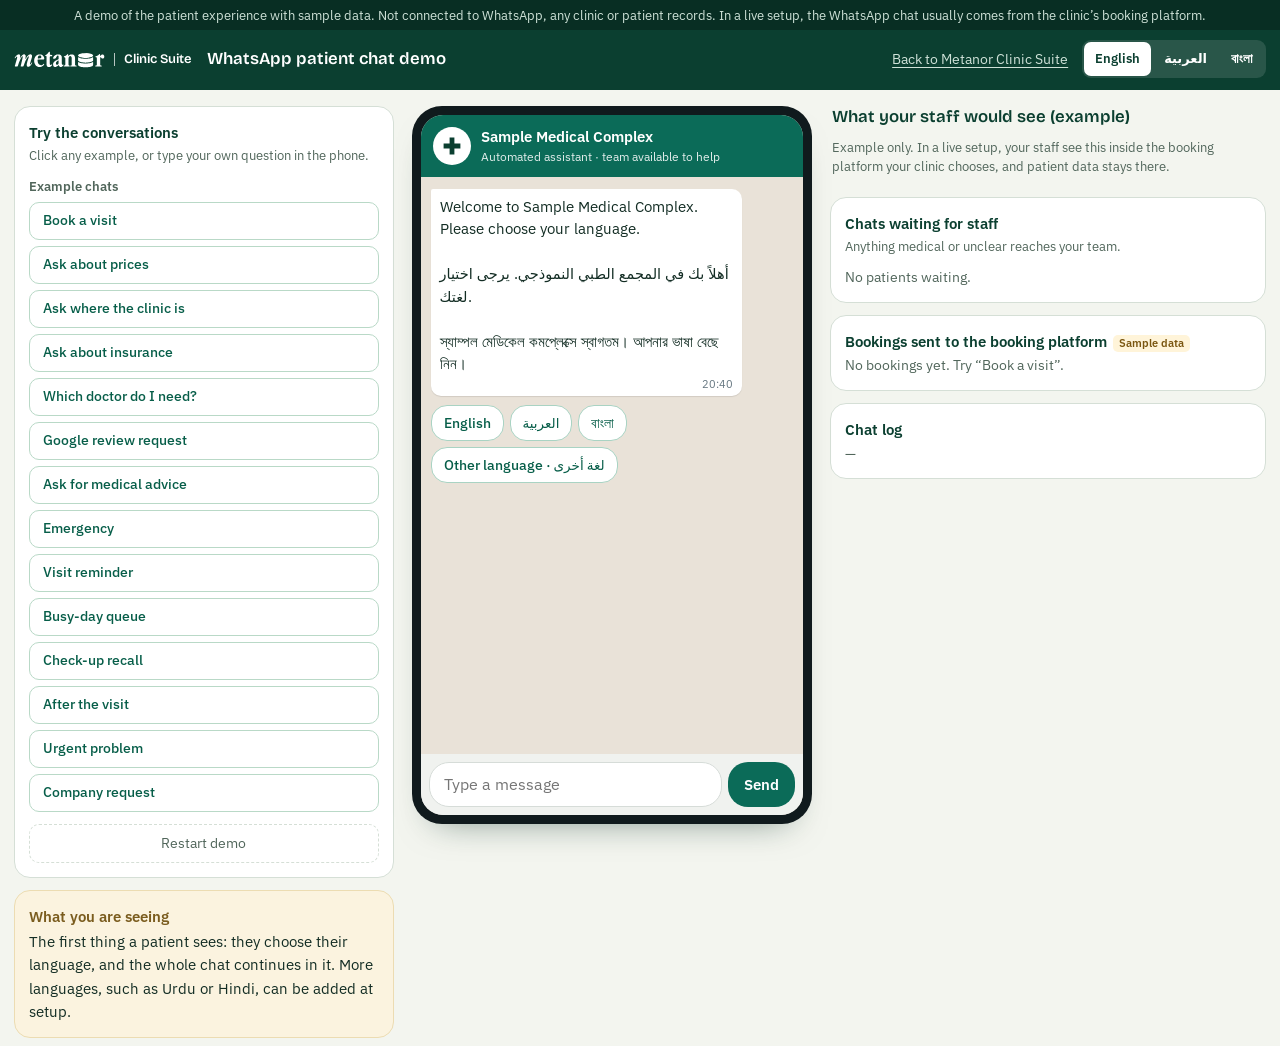
<file: demos/whatsapp-assistant/index.html>
<!doctype html>
<html lang="en" dir="ltr">
<head>
<meta charset="utf-8">
<meta name="viewport" content="width=device-width, initial-scale=1, viewport-fit=cover">
<title>WhatsApp assistant demo · Metanor Clinic Suite</title>
<script>(function(){var l='en';try{var s=localStorage.getItem('clinicSuiteLang');if(s==='en'||s==='bn'||s==='ar')l=s;}catch(e){}document.documentElement.lang=l;document.documentElement.dir=l==='ar'?'rtl':'ltr';})();</script>
<link rel="icon" href="../../favicon.svg" type="image/svg+xml">
<link rel="preconnect" href="https://fonts.googleapis.com">
<link rel="preconnect" href="https://fonts.gstatic.com" crossorigin>
<link rel="stylesheet" href="https://fonts.googleapis.com/css2?family=Alexandria:wght@500;700&family=IBM+Plex+Sans+Arabic:wght@400;500;600&family=Bricolage+Grotesque:opsz,wght@12..96,500;12..96,700&family=IBM+Plex+Sans:wght@400;500;600&family=Hind+Siliguri:wght@400;500;600&display=swap">
<style>
  /* Layout: mobile first. The patient's phone, then the example chats, then what staff would see. Three columns on wide screens. */
  :root {
    color-scheme: light;
    --petrol-900: #082e23; --petrol-800: #0b3f30; --petrol-600: #1a7a5e;
    --page: #f3f5ef; --panel: #ffffff; --mist: #e2ede6; --line: #d5dfd6;
    --ink: #132d24; --muted: #51665b;
    --coral: #b7924a; --coral-deep: #7a5c1e; --coral-soft: #fbf3df; --gold: #e2c98f;
    --wa-head: #0b6b58; --wa-bg: #e9e2d8; --wa-out: #d9fdd3;
    --ok: #0f7a52; --ok-soft: #e3f5ec; --amber-soft: #fff4d9; --amber-ink: #7a5610;
    --display: "Bricolage Grotesque", "Segoe UI", system-ui, sans-serif;
    --body: "IBM Plex Sans", "Segoe UI", system-ui, sans-serif;
  }
  html[lang="ar"] { --display: "Alexandria", "Segoe UI", Tahoma, sans-serif; --body: "IBM Plex Sans Arabic", "Segoe UI", Tahoma, sans-serif; }
  html[lang="bn"] { --display: "Hind Siliguri", "Nirmala UI", "Segoe UI", sans-serif; --body: "Hind Siliguri", "Nirmala UI", "Segoe UI", sans-serif; }
  * { box-sizing: border-box; }
  html, body { margin: 0; }
  html { scroll-behavior: smooth; }
  body { background: var(--page); color: var(--ink); font: 15px/1.55 var(--body); }
  h1, h2, h3, p { margin: 0; }
  button, input { font: inherit; color: inherit; }
  button { cursor: pointer; }
  a { color: inherit; }
  :focus-visible { outline: 3px solid var(--coral); outline-offset: 2px; }
  .gutter { padding-left: max(14px, env(safe-area-inset-left, 0px)); padding-right: max(14px, env(safe-area-inset-right, 0px)); }
  .banner { background: var(--petrol-900); color: #cfe2d8; font-size: 12.5px; line-height: 1.45; text-align: center; padding-block: 6px; }

  .top { background: var(--petrol-800); color: #fff; padding-block: 10px 12px; }
  .top-inner { max-width: 1340px; margin-inline: auto; display: flex; flex-wrap: wrap; align-items: center; gap: 10px 16px; }
  .top h1 { font: 600 1.05rem/1.3 var(--display); flex: 1 1 100%; min-width: 0; }
  @media (min-width: 640px) { .top h1 { flex-basis: 220px; } .top-actions { flex-wrap: nowrap; } }
  .top-actions { display: flex; flex-wrap: wrap; align-items: center; justify-content: space-between; gap: 8px 14px; flex: 1 1 auto; }
  @media (min-width: 640px) { .top-actions { flex: none; } }
  .top-actions a { font-size: 13.5px; color: #cfe2d8; text-decoration: underline; text-underline-offset: 3px; }
  .langs { display: flex; border-radius: 9px; overflow: hidden; background: rgba(255,255,255,.12); padding: 2px; gap: 2px; }
  .langs button { background: none; border: 0; padding: 5px 11px; font-weight: 600; font-size: 13px; min-height: 34px; border-radius: 7px; color: #fff; }
  .langs button[aria-pressed="true"] { background: #fff; color: var(--petrol-800); }

  .pkg { display: grid; gap: 10px; }
  .pkg-label { display: flex; align-items: baseline; justify-content: space-between; gap: 10px; }
  .pkg-label h2 { margin: 0; }
  .pkg-label a { color: var(--coral-deep); font-weight: 600; font-size: 13.5px; text-decoration: none; white-space: nowrap; }
  .tabs { display: grid; grid-template-columns: repeat(3, minmax(0, 1fr)); gap: 4px; background: var(--mist); padding: 4px; border-radius: 13px; }
  .tab { position: relative; background: none; border: 0; border-radius: 10px; padding: 8px 4px; min-height: 44px; color: var(--petrol-800); display: grid; place-items: center; text-align: center; min-width: 0; }
  .tab b { font: 600 .9rem/1.2 var(--display); display: block; }
  .tab span { display: none; }
  .tab .pop { position: absolute; top: -9px; inset-inline-end: 4px; font: 600 10px var(--body); font-style: normal; background: var(--gold); color: var(--petrol-900); border-radius: 999px; padding: 1px 7px; }
  .tab[aria-selected="true"] { background: var(--petrol-800); color: #fff; box-shadow: 0 6px 14px -8px rgba(8,46,35,.6); }
  .tier-line { font-size: 13.5px; color: var(--muted); }
  .tier-line b { color: var(--ink); font-weight: 600; }

  .layout { max-width: 1340px; margin-inline: auto; display: grid; gap: 14px; padding-block: 16px 8px; grid-template-areas: "phone" "controls" "clinic"; }
  .phone-col { grid-area: phone; min-width: 0; }
  .controls { grid-area: controls; }
  .clinic-wrap { grid-area: clinic; min-width: 0; display: grid; gap: 10px; }
  .column { display: grid; gap: 12px; min-width: 0; align-content: start; }
  .side-title { font: 600 1.05rem var(--display); color: var(--petrol-800); padding-inline: 2px; }
  .panel { background: var(--panel); border: 1px solid var(--line); border-radius: 16px; padding: 14px; min-width: 0; }
  .panel h2 { font-size: 15px; font-weight: 600; margin-bottom: 2px; color: var(--petrol-800); }
  .hint { color: var(--muted); font-size: 13px; margin-bottom: 10px; }
  .tag { display: inline-block; font-size: 11px; font-weight: 600; color: var(--amber-ink); background: var(--amber-soft); border-radius: 5px; padding: 0 6px; margin-inline-start: 6px; }
  .explain { background: var(--coral-soft); border-color: #ecdcb2; }
  .explain h2 { color: var(--coral-deep); }

  .scen { display: flex; flex-wrap: wrap; gap: 7px; }
  .scen .group { flex-basis: 100%; font-size: 12.5px; font-weight: 600; color: var(--muted); margin-top: 6px; }
  .scen .group:first-child { margin-top: 0; }
  .scen button { display: inline-flex; align-items: center; gap: 6px; background: #fff; border: 1px solid #b9d9c7; color: #075e49; border-radius: 999px; padding: 6px 13px; font-size: 13.5px; font-weight: 500; min-height: 38px; text-align: start; }
  .scen button:hover { background: var(--ok-soft); }
  .scen button.locked { background: #f7faf6; color: var(--muted); border-style: dashed; border-color: var(--line); }
  .scen .lock { font-size: 11px; font-weight: 600; color: var(--coral-deep); background: var(--coral-soft); border-radius: 999px; padding: 1px 7px; }
  .reset { width: 100%; margin-top: 12px; background: transparent; border: 1px dashed var(--line); border-radius: 10px; padding: 8px; color: var(--muted); font-size: 13.5px; }

  .phone { background: var(--wa-bg); border-radius: 18px; overflow: hidden; box-shadow: 0 18px 36px -24px rgba(8,46,35,.6); border: 1px solid #d8d0c3; }
  .screen { display: flex; flex-direction: column; height: min(68svh, 640px); min-height: 440px; }
  .chat-head { background: var(--wa-head); color: #fff; display: flex; align-items: center; gap: 10px; padding: 10px 12px; flex: none; }
  .avatar { width: 38px; height: 38px; border-radius: 50%; background: #fff; display: grid; place-items: center; flex: none; }
  .who { min-width: 0; }
  .who b { display: block; font-weight: 600; white-space: nowrap; overflow: hidden; text-overflow: ellipsis; }
  .who span { display: block; font-size: 12px; opacity: .88; white-space: nowrap; overflow: hidden; text-overflow: ellipsis; }
  .log { flex: 1; overflow-y: auto; padding: 12px 10px 6px; display: flex; flex-direction: column; gap: 6px; overscroll-behavior: contain; }
  .note { align-self: center; background: #fff7df; color: var(--amber-ink); font-size: 12px; padding: 3px 10px; border-radius: 8px; text-align: center; }
  .msg { max-width: 86%; padding: 7px 9px 4px; border-radius: 10px; box-shadow: 0 1px 1px rgba(0,0,0,.1); white-space: pre-line; overflow-wrap: anywhere; font-size: 14.5px; animation: pop .16s ease-out; }
  .msg.in { align-self: flex-start; background: #fff; border-start-start-radius: 2px; }
  .msg.out { align-self: flex-end; background: var(--wa-out); border-start-end-radius: 2px; }
  .msg.staff { border-inline-start: 3px solid var(--petrol-600); }
  .msg.urgent { background: #fbeaea; border-inline-start: 3px solid #a32a22; }
  .sender { display: block; font-size: 12px; font-weight: 600; color: var(--petrol-600); }
  .time { display: block; text-align: end; font-size: 10.5px; color: #667781; direction: ltr; }
  .ticket { background: var(--ok-soft); border-radius: 8px; padding: 7px 10px; margin-top: 6px; white-space: normal; }
  .ticket b { display: block; font-size: 20px; color: var(--ok); direction: ltr; text-align: start; }
  .chips { display: flex; flex-wrap: wrap; gap: 6px; padding: 3px 0; }
  .chips button { background: #fff; border: 1px solid #a9d3c3; color: #075e49; border-radius: 16px; padding: 6px 12px; font-size: 13.5px; font-weight: 500; min-height: 36px; }
  .chips button:hover { background: var(--ok-soft); }
  .typing { align-self: flex-start; background: #fff; border-radius: 10px; padding: 9px 12px; display: flex; gap: 4px; }
  .typing i { width: 6px; height: 6px; border-radius: 50%; background: #93a19a; animation: blink 1s infinite; }
  .typing i:nth-child(2) { animation-delay: .15s; }
  .typing i:nth-child(3) { animation-delay: .3s; }
  .composer { display: flex; gap: 6px; padding: 8px; background: #f0f2ef; flex: none; }
  .composer input { flex: 1; min-width: 0; border: 1px solid #d6dcd8; border-radius: 20px; padding: 9px 14px; background: #fff; font-size: 16px; }
  .composer button { flex: none; border: 0; border-radius: 20px; background: var(--wa-head); color: #fff; padding: 0 16px; font-weight: 600; }
  @keyframes pop { from { transform: translateY(4px); } }
  @keyframes blink { 50% { opacity: .3; } }

  .stats { display: grid; grid-template-columns: repeat(2, minmax(0, 1fr)); gap: 8px; }
  .stat { background: var(--page); border-radius: 10px; padding: 8px 10px; min-width: 0; }
  .stat b { display: block; font: 700 1.3rem var(--display); color: var(--petrol-800); font-variant-numeric: tabular-nums; direction: ltr; text-align: start; }
  .stat span { display: block; font-size: 12.5px; color: var(--muted); line-height: 1.35; }
  .queue, .feed { list-style: none; margin: 0; padding: 0; display: grid; gap: 7px; }
  .queue li { background: var(--amber-soft); border-radius: 10px; padding: 9px 11px; font-size: 13.5px; }
  .queue li.urgent { background: #fbeaea; }
  .queue li.done { background: var(--page); color: var(--muted); }
  .queue b { display: block; font-weight: 600; }
  .queue button { margin-top: 6px; background: var(--petrol-800); color: #fff; border: 0; border-radius: 8px; padding: 6px 12px; font-size: 13px; min-height: 34px; }
  .empty { color: var(--muted); font-size: 13.5px; }
  .feed li { font-size: 13px; padding-inline-start: 13px; position: relative; }
  .feed li::before { content: ""; position: absolute; inset-inline-start: 0; top: 8px; width: 6px; height: 6px; background: var(--petrol-600); border-radius: 50%; }
  .sched { width: 100%; border-collapse: collapse; font-size: 13.5px; }
  .sched th { text-align: start; font-weight: 500; color: var(--muted); font-size: 12.5px; padding: 0 6px 4px 0; }
  .sched td { border-top: 1px solid var(--line); padding: 6px 6px 6px 0; }
  .sched .t { direction: ltr; unicode-bidi: isolate; white-space: nowrap; font-variant-numeric: tabular-nums; }
  .sched tr.new td { background: var(--ok-soft); }
  .tscroll { overflow-x: auto; }
  .bars { display: grid; gap: 8px; }
  .bars .row { display: flex; justify-content: space-between; gap: 8px; font-size: 13.5px; margin-bottom: 2px; }
  .bars .row b { font-variant-numeric: tabular-nums; direction: ltr; unicode-bidi: isolate; white-space: nowrap; }
  .track { height: 8px; background: var(--mist); border-radius: 4px; overflow: hidden; }
  .fill { height: 100%; background: var(--petrol-600); border-radius: 4px; transition: width .3s; }
  .total { display: flex; justify-content: space-between; gap: 8px; border-top: 1px solid var(--line); margin-top: 10px; padding-top: 8px; font-weight: 600; }
  .total b { font: 700 1.2rem var(--display); color: var(--ok); direction: ltr; unicode-bidi: isolate; white-space: nowrap; }

  .compare-wrap { max-width: 1040px; margin-inline: auto; padding-block: 18px 34px; scroll-margin-top: 10px; }
  .compare-card { background: var(--panel); border-radius: 22px; overflow: hidden; box-shadow: 0 24px 44px -34px rgba(8,46,35,.6); border: 1px solid var(--line); }
  .compare-head { padding: 20px 18px 6px; display: grid; gap: 6px; }
  .compare-head h2 { font: 700 clamp(1.35rem, 4.5vw, 1.9rem)/1.2 var(--display); color: var(--petrol-800); }
  .compare-head p { color: var(--muted); font-size: 14px; }
  .cmp { width: 100%; border-collapse: separate; border-spacing: 0; table-layout: fixed; font-size: 13.5px; }
  .cmp col.feat { width: 40%; }
  .cmp thead th { position: sticky; top: 0; z-index: 1; background: var(--panel); padding: 14px 2px 12px; text-align: center; vertical-align: bottom; border-bottom: 1px solid var(--line); }
  .cmp thead th:first-child { text-align: start; padding-inline-start: 18px; color: var(--muted); font-weight: 500; font-size: 12.5px; }
  .cmp thead b { display: block; font: 600 .8rem/1.25 var(--display); color: var(--petrol-800); overflow-wrap: normal; word-break: keep-all; }
  .cmp thead button { margin-top: 8px; border: 1px solid var(--petrol-600); background: #fff; color: var(--petrol-800); border-radius: 999px; padding: 4px 8px; font-size: 12px; font-weight: 600; min-height: 32px; width: min(100%, 92px); }
  .cmp thead th.cur { background: var(--petrol-800); border-radius: 14px 14px 0 0; }
  .cmp thead th.cur b { color: #fff; }
  .cmp thead th.cur button { background: var(--gold); border-color: var(--gold); color: var(--petrol-900); }
  .cmp tr.grp th { text-align: start; padding: 16px 18px 6px; font-size: 12px; font-weight: 600; color: var(--coral-deep); background: transparent; }
  .cmp tr.grp td.cur { background: var(--petrol-800); }
  .cmp tbody th[scope="row"] { text-align: start; font-weight: 400; padding: 9px 6px 9px 18px; border-top: 1px solid var(--line); }
  [dir="rtl"] .cmp tbody th[scope="row"] { padding: 9px 18px 9px 6px; }
  .cmp tbody th b { display: block; font-weight: 600; line-height: 1.35; }
  .cmp tbody th small { display: block; color: var(--muted); font-size: 12px; line-height: 1.35; }
  .cmp td { text-align: center; border-top: 1px solid var(--line); }
  .cmp td.cur { background: var(--petrol-800); border-top-color: rgba(255,255,255,.12); }
  .cmp .y { display: inline-grid; place-items: center; width: 24px; height: 24px; border-radius: 50%; background: var(--ok-soft); color: var(--ok); font-weight: 700; font-size: 13px; }
  .cmp td.cur .y { background: var(--gold); color: var(--petrol-900); }
  .cmp .n { color: #a4b5aa; }
  .cmp td.cur .n { color: rgba(255,255,255,.35); }
  .cmp tbody tr:last-child td.cur { border-radius: 0 0 14px 14px; }
  .cmp-foot { padding: 14px 18px 18px; color: var(--muted); font-size: 12.5px; }

  @media (min-width: 640px) {
    .tab span { display: block; font-size: 12px; color: inherit; opacity: .75; margin-top: 2px; }
    .stats { grid-template-columns: repeat(3, minmax(0, 1fr)); }
    .cmp { font-size: 14px; }
    .cmp thead b { font-size: 1.1rem; }
  }
  @media (min-width: 1040px) {
    .layout { grid-template-columns: minmax(250px, 1fr) minmax(340px, 400px) minmax(280px, 1.15fr); grid-template-areas: "controls phone clinic"; align-items: start; gap: 18px; }
    .phone { background: #101a1d; border: 0; border-radius: 30px; padding: 9px; position: sticky; top: 10px; }
    .screen { border-radius: 22px; overflow: hidden; background: var(--wa-bg); height: min(700px, calc(100vh - 40px)); }
    .scen { display: grid; gap: 6px; }
    .scen button { border-radius: 10px; justify-content: space-between; }
    .scen .group { margin-top: 8px; }
  }
  @media (prefers-reduced-motion: reduce) { html { scroll-behavior: auto; } .msg, .typing i { animation: none; } .fill { transition: none; } }

  /* Metanor Clinic Suite lockup in the bar */
  .suite-lock { display: inline-flex; align-items: center; gap: 9px; color: #fff; text-decoration: none; direction: ltr; flex: none; }
  .suite-lock img { display: block; height: 17px; width: auto; }
  .suite-lock span { font: 600 13px/1 "Bricolage Grotesque", "Segoe UI", sans-serif; padding-left: 9px; border-left: 1.5px solid rgba(255,255,255,.7); white-space: nowrap; }
  .top h1 { flex: 1 1 auto; }
  @media (max-width: 640px) { .top h1 { flex-basis: 100%; } }

  .side-note { font-size: 13px; color: var(--muted); margin: 2px 2px 10px; line-height: 1.45; }
  .booked-list { list-style: none; margin: 0; padding: 0; display: grid; gap: 8px; }
  .booked-list li { padding: 9px 11px; border-radius: 10px; background: var(--ok-soft); font-size: 13.5px; line-height: 1.4; }
  .booked-list b { display: block; }
</style>
</head>
<body>
<div class="banner gutter" id="banner"></div>

<header class="top gutter">
  <div class="top-inner">
    <a class="suite-lock" href="../../" aria-label="Metanor Clinic Suite"><img src="../../assets/metanor-logo-white.svg" alt="Metanor" width="514" height="96"><span>Clinic Suite</span></a>
    <h1 id="pageTitle"></h1>
    <div class="top-actions">
      <a id="siteLink" href="../../"></a>
      <div class="langs" role="group" aria-label="Language">
        <button type="button" data-lang="en">English</button>
        <button type="button" data-lang="ar">العربية</button>
        <button type="button" data-lang="bn">বাংলা</button>
      </div>
    </div>
  </div>
</header>

<main class="layout gutter">
  <section class="phone-col" aria-label="Patient chat">
    <div class="phone">
      <div class="screen">
        <header class="chat-head">
          <div class="avatar" aria-hidden="true"><svg width="24" height="24" viewBox="0 0 40 40"><path d="M16 6h8v10h10v8H24v10h-8V24H6v-8h10z" fill="#0b3f30"/></svg></div>
          <div class="who"><b id="clinicName"></b><span id="clinicStatus"></span></div>
        </header>
        <div class="log" id="log" role="log" aria-live="polite"></div>
        <form class="composer" id="composer">
          <input id="input" autocomplete="off">
          <button type="submit" id="send"></button>
        </form>
      </div>
    </div>
  </section>

  <div class="column controls">
    <div class="panel">
      <h2 id="scenTitle"></h2>
      <p class="hint" id="scenHint"></p>
      <div class="scen" id="scen"></div>
      <button class="reset" id="reset" type="button"></button>
    </div>
    <div class="panel explain" aria-live="polite">
      <h2 id="explainTitle"></h2>
      <p id="explain"></p>
    </div>
  </div>

  <div class="clinic-wrap">
    <h2 class="side-title" id="clinicSide"></h2>
    <p class="side-note" id="clinicNote"></p>
    <div class="column clinic" id="clinic" aria-label="Clinic view"></div>
  </div>
</main>

<script>
(() => {
  const T = {
    ar: {
      banner: 'عرض لتجربة المريض ببيانات نموذجية، غير متصل بواتساب أو بأي عيادة أو سجلات مرضى. عند التشغيل الفعلي تأتي محادثة واتساب عادةً من منصة الحجز لدى العيادة.', clinicNote: 'مثال فقط. عند التشغيل الفعلي يرى فريقك هذا داخل منصة الحجز التي تختارها العيادة، وتبقى بيانات المرضى لديها.', bookingsPanel: 'حجوزات أُرسلت إلى منصة الحجز', noBookings: 'لا توجد حجوزات بعد. جرّب «احجز موعداً».', title: 'عرض محادثة المريض على واتساب', site: 'العودة إلى Metanor Clinic Suite', scenTitle: 'جرّب المحادثات', scenHint: 'اضغط أي مثال، أو اكتب سؤالك داخل الهاتف.', reset: 'إعادة العرض',
      explainTitle: 'ما الذي تراه', included: 'أمثلة على المحادثات', clinicSide: 'ما يراه فريقك (مثال)',
      clinic: 'المجمع الطبي النموذجي', status: 'مساعد آلي · الفريق متاح للمساعدة', staff: 'الاستقبال', send: 'إرسال', placeholder: 'اكتب رسالة', today: 'الأحد القادم', sample: 'بيانات نموذجية', token: 'رقم الدور',
      queue: 'محادثات بانتظار الفريق', queueHint: 'أي سؤال طبي أو غير واضح يصل إلى الفريق.', queueEmpty: 'لا يوجد مرضى في الانتظار.', reply: 'الرد كموظف', replied: 'تم الرد', activity: 'سجل المحادثة', campPanel: 'مصدر المرضى حسب الحملة',
      newPatient: 'مريض جديد', camp: [],
      welcome: 'السلام عليكم، أهلاً بك في المجمع الطبي النموذجي.\nأنا المساعد الآلي للمجمع. كيف يمكنني مساعدتك؟', menu: { book: 'حجز موعد', fee: 'الأسعار', quiz: 'أي طبيب أحتاج؟', loc: 'الموقع وساعات العمل', ins: 'التأمين', urgent: 'حالة عاجلة', staff: 'التحدث مع موظف' },
      fee: 'أسعار نموذجية:\n• كشف عام: من 100 إلى 200 ر.س\n• أطفال: من 120 إلى 220 ر.س\n• تحاليل: من 50 إلى 300 ر.س\n• أشعة: من 100 إلى 250 ر.س\n• فحص عام: من 250 إلى 450 ر.س\n\nيؤكد الاستقبال السعر النهائي.', loc: 'حي نموذجي، المدينة المنورة.\nالسبت إلى الخميس، من 9 ص إلى 1 ظ ومن 4 م إلى 10 م.\nفي النسخة الفعلية يُرسل موقع الخريطة مع هذه الرسالة.', handover: 'لإعطائك إجابة صحيحة، سأحوّلك إلى فريق المجمع وسيردون عليك هنا.', medical: 'لا يمكنني تقديم نصائح طبية أو وصف أدوية. سأحوّلك إلى الفريق، ويمكنك أيضاً حجز موعد مع الطبيب.', emergency: 'قد تكون هذه حالة طارئة.\nاتصل الآن على 997 أو توجه إلى أقرب قسم طوارئ. لا تنتظر موعداً.\n\nأبلغت فريق المجمع أيضاً.', staffHello: 'وعليكم السلام، معك الاستقبال. سأساعدك من هنا.', unknown: 'عذراً، لم أفهم تماماً. اختر من القائمة أو تحدث مع موظف.',
      chooseT: 'لأي قسم تريد الحجز؟', treat: ['الطب العام', 'طب الأطفال', 'النساء والولادة', 'القلب', 'العظام', 'الجلدية', 'الأنف والأذن والحنجرة', 'تحليل دم'], chooseSlot: (t, d) => `${t}\n${d}\n\nما الوقت المناسب؟`, slots: ['9:30 ص', '11:00 ص', '4:30 م', '7:00 م'], consent: 'سيُستخدم اسمك ورقمك لإدارة موعدك. هل توافق على استلام التذكيرات عبر واتساب؟', yes: 'نعم، أوافق', no: 'بدون تذكيرات', booked: (t, d, s) => `تم حجز موعدك.\n${t}\n${d}، ${s}`, remindOn: 'ستصلك رسالة تذكير قبل موعدك بيوم.', remindOff: 'لن نرسل إليك تذكيرات.', remindStarter: 'سيؤكد الاستقبال موعدك إذا لزم الأمر.',
      quizQ: 'بشأن ماذا تريد مراجعة الطبيب؟', quizC: ['حرارة أو سعال', 'طفلي مريض', 'ألم المفاصل أو الظهر', 'مشكلة جلدية'], quizR: [['ابدأ بكشف الطب العام.', 'من 100 إلى 200 ر.س', 'الطب العام'], ['طبيب الأطفال هو الخيار المناسب.', 'من 120 إلى 220 ر.س', 'طب الأطفال'], ['قد يناسبك قسم العظام.', 'من 180 إلى 320 ر.س', 'العظام'], ['قد يناسبك قسم الجلدية.', 'من 150 إلى 300 ر.س', 'الجلدية']], quizOut: (r, p) => `${r}\nنطاق نموذجي: ${p}\n\nللإرشاد فقط وليس تشخيصاً. هل تريد حجز موعد؟`, bookIt: 'احجز الآن', later: 'لاحقاً', ok: 'حسناً، أنا هنا متى احتجت.',
      reviewNote: 'رسالة تلقائية بعد الزيارة', review: 'شكراً لزيارتك المجمع الطبي النموذجي. هل يمكنك مشاركة رأيك على خرائط Google؟', reviewGo: 'كتابة تقييم', reviewIssue: 'إبلاغ المجمع بمشكلة', reviewLink: 'هذا رابط التقييم في النسخة الفعلية. شكراً لك.',
      remNote: 'رسالة تلقائية قبل الموعد بيوم', reminder: (d, s) => `تذكير: لديك موعد في المجمع الطبي النموذجي غداً (${d}) الساعة ${s}.`, rYes: 'سأحضر', rChange: 'تغيير الوقت', rCancel: 'إلغاء', confirmed: 'شكراً لك، نتطلع إلى رؤيتك.', changed: s => `تم تغيير موعدك إلى ${s}.`, cancelled: 'تم إلغاء موعدك. يمكنك الحجز مرة أخرى في أي وقت.', waitNote: 'قُدّم الموعد الملغى تلقائياً لأول مريض في قائمة الانتظار', pickSlot: 'اختر الوقت الجديد:',
      qNote: 'رسالة تلقائية صباح يوم مزدحم', q: 'صباح الخير. موعدك اليوم الساعة 4:30 م. يرجى الحضور قبل دورك بعشر دقائق وإظهار هذا الرقم في الاستقبال.', qGo: 'أنا في الطريق', qLate: 'سأتأخر', qGoR: 'ممتاز، سنراك قريباً.', qLateR: 'شكراً لإبلاغنا. أبلغت الاستقبال لترتيب دورك.',
      recallNote: 'رسالة تلقائية حسب موعد المتابعة', recall: 'السلام عليكم أحمد، حان وقت فحصك الدوري. هل تريد حجز موعد؟', recallBook: 'احجز فحصي', recallLater: 'ذكّرني الشهر القادم', stop: 'إيقاف هذه الرسائل', recallLaterR: 'سنذكّرك الشهر القادم بإذن الله.', stopped: 'تم إيقاف هذه الرسائل. لن نرسلها إليك مرة أخرى.',
      resNote: 'رسالة تلقائية عند جاهزية النتائج', res: 'السلام عليكم أحمد، نتائجك جاهزة. يمكنك مراجعة طبيبك أو التحدث مع الفريق.', resBook: 'حجز موعد مراجعة', resStaff: 'التحدث مع موظف',
      acNote: 'رسالة تلقائية بعد الزيارة (نص يعتمده الطبيب)', ac: 'سلامتك. بعد زيارتك اليوم:\n• اتبع تعليمات طبيبك\n• تناول فقط ما وصفه لك\n• راجعنا إذا ساءت حالتك\n\nسنطمئن عليك غداً.', ac2: 'كيف حالك اليوم؟', acGood: 'أنا بخير', acBleed: 'لم أتحسن', acSwell: 'الأعراض تزداد', acGoodR: 'الحمد لله. راسلنا في أي وقت إذا احتجت إلى شيء.', acUrgent: 'سأبلغ الفريق الآن ليتواصلوا معك. إذا كان لديك ألم في الصدر أو صعوبة في التنفس، اتصل فوراً على 997.',
      uQ: 'نأسف لذلك. أي وصف أقرب لحالتك؟', uC: ['حرارة مرتفعة', 'إصابة أو التواء', 'ألم شديد', 'ألم في الصدر أو صعوبة في التنفس'], uSlot: 'يوجد موعد عاجل اليوم. اختر الوقت:', uSlots: ['5:15 م', '8:40 م'], uTooth: 'سيتصل بك الفريق الآن لتحديد أقرب موعد. إذا كانت الإصابة شديدة، توجه إلى أقرب قسم طوارئ.', uBooked: s => `تم حجز موعد عاجل اليوم الساعة ${s}. أبلغت الطبيب. عند ألم الصدر أو صعوبة التنفس، اتصل فوراً على 997.`, uSwell: 'سيتواصل معك الفريق الآن لتحديد أقرب موعد. إذا اشتد الألم فجأة، توجه إلى أقرب قسم طوارئ.',
      fuNote: 'رسالة تلقائية بعد أسبوعين', fu: 'السلام عليكم أحمد، هل يمكننا مساعدتك في حجز الخطوة التالية التي ناقشتها مع طبيبك؟', fuBook: 'حجز الخطوة التالية', fuPay: 'أسئلة عن التكلفة', fuStaff: 'التحدث مع المنسق', fuPayR: 'يمكن لمنسق المجمع توضيح التكلفة. سأحوّلك إليه الآن.',
      formNote: 'رابط نموذج آمن يُرسل قبل الموعد', form1: 'قبل موعدك، هل لديك أي مما يلي؟', formC: ['سكري', 'ضغط الدم', 'أمراض القلب', 'لا شيء مما سبق'], form2: 'هل لديك حساسية من أي دواء؟', noWord: 'لا', yesWord: 'نعم', formDone: 'شكراً لك. وصلت بياناتك إلى ملفك ليراجعها الطبيب قبل موعدك.',
      emQ: 'أهلاً بك. كم عدد الموظفين الذين تحتاج إلى فحصهم؟', emC: ['أقل من 20', 'من 20 إلى 100', 'أكثر من 100'], emDone: 'شكراً لك. سيتواصل معك منسق الشركات بعرض مناسب.',
      reasons: { lang: 'المريض يحتاج لغة أخرى', records: 'طلب نتائج أو وصفة', insurance: 'سؤال عن التأمين', medical: 'سؤال طبي', staff: 'طلب التحدث مع موظف', unknown: 'سؤال لم يتعرف عليه المساعد', emergency: 'حالة طارئة محتملة', urgent: 'حالة عاجلة', review: 'مريض أبلغ عن مشكلة', aftercare: 'مريض لم يتحسن بعد الزيارة', payment: 'سؤال عن التكلفة', pain: 'مريض يبلغ عن حالة عاجلة', results: 'مريض يسأل عن نتائجه', employer: 'طلب فحوصات لشركة' },
      fd: { booking: 'حجز جديد عبر واتساب', quiz: 'طلب جديد من دليل الأطباء', review: 'أُرسل طلب تقييم', reminder: 'أُرسل تذكير موعد', confirmed: 'أكد المريض حضوره', cancelled: 'أُعيد عرض موعد ملغى', recall: 'أُرسلت رسالة متابعة', returned: 'مريض عاد للمتابعة', ac: 'أُرسلت تعليمات ما بعد الزيارة', urgent: 'حُجز موعد عاجل', followup: 'أُرسلت متابعة فحص أو تحويل', fbooked: 'تم حجز فحص أو تحويل معلق', form: 'اكتمل النموذج الصحي', handover: 'حُوّلت محادثة إلى موظف', opt: 'أوقف مريض الرسائل', queue: 'أُرسل رقم الدور', results: 'أُرسل إشعار جاهزية النتائج', employer: 'طلب جديد من شركة' },
      scen: { fee: 'السؤال عن الأسعار', location: 'السؤال عن الموقع', insurance: 'السؤال عن التأمين', book: 'حجز موعد', quiz: 'أي طبيب أحتاج؟', medical: 'طلب نصيحة طبية', emergency: 'حالة طارئة', review: 'طلب تقييم Google', reminder: 'تذكير الموعد', queue: 'دور اليوم المزدحم', recall: 'المتابعة الدورية', results: 'النتائج جاهزة', aftercare: 'ما بعد الزيارة', urgent: 'حالة عاجلة', followup: 'متابعة الفحوصات', form: 'النموذج الصحي', employer: 'طلب شركة' },
      dept: { gen: 'الطب العام', peds: 'طب الأطفال', gyn: 'النساء والولادة', cardio: 'القلب', ortho: 'العظام', skin: 'الجلدية', ent: 'الأنف والأذن والحنجرة', lab: 'تحليل دم' }, ext: { dental: 'طب الأسنان', eye: 'طب العيون' },
      symptom: d => `نأسف لأنك لا تشعر بأنك بخير.\n\nلا يمكنني تقديم نصيحة طبية أو اقتراح أدوية، لكن أطباء قسم ${d} يمكنهم فحص حالتك. هل ترغب في حجز موعد؟`,
      symptomMixed: d => `نأسف لأنك لا تشعر بأنك بخير.\n\nلا يمكنني تقديم نصيحة طبية أو اقتراح أدوية. يمكن لطبيب ${d} فحصك أولاً وتحويلك إلى أخصائي عند الحاجة. هل ترغب في حجز موعد؟`,
      symptomChild: d => `نأسف لأن طفلك ليس بخير.\n\nلا يمكنني تقديم نصيحة طبية أو اقتراح أدوية، لكن أطباء ${d} يفحصون الأطفال يومياً. هل ترغب في حجز موعد؟`,
      notHere: d => `نأسف لأنك تشعر بذلك.\n\nقسم ${d} غير متوفر في هذا المجمع. سأحوّلك إلى الاستقبال ليرشدوك إلى أقرب مكان مناسب، ويمكن لطبيب الطب العام فحصك إن احتجت.`,
      medNote: 'أما سؤالك عن الدواء، فقد حوّلته إلى الفريق لأنه يحتاج إلى طبيب.',
      safety: 'إذا ساءت الحالة فجأة، أو ظهر ألم في الصدر أو صعوبة في التنفس أو إغماء، اتصل على 997 أو توجه إلى أقرب قسم طوارئ.',
      bookDept: d => `حجز موعد: ${d}`, otherDept: 'قسم آخر', seenToday: 'أحتاج موعداً اليوم',
      thanks: 'العفو! هل هناك شيء آخر يمكنني مساعدتك فيه؟', bye: 'في أمان الله. يمكنك مراسلتنا هنا في أي وقت.',
      botQ: 'أنا المساعد الآلي للمجمع. أجيب عن الأسئلة الشائعة وأحجز المواعيد، ويمكن لأحد موظفينا الانضمام إلى هذه المحادثة متى شئت.',
      records: 'نتائج التحاليل والوصفات والتقارير الطبية يتولاها أطباؤنا وموظفونا، لذلك سأحوّل طلبك إليهم. وسيردون عليك في هذه المحادثة.',
      manage: 'بالتأكيد. ماذا تريد أن تفعل بحجزك؟', noBooking: 'لا أرى حجزاً في هذه المحادثة بعد. يمكن لموظفينا البحث عنه، أو يمكنك إجراء حجز جديد.',
      langsQ: 'يمكنك مراسلتي بالإنجليزية أو العربية أو البنغالية، وتغيير اللغة في أي وقت. اختر لغة:',
      otherLangR: 'Please write the language you speak. A team member will help you.\n\nيرجى كتابة اللغة التي تتحدثها، وسيساعدك أحد الموظفين.',
      say: { fee: 'كم سعر الكشف؟', location: 'وين موقعكم؟', insurance: 'هل تقبلون التأمين؟', book: 'أبغى أحجز موعد', quiz: 'أي طبيب أحتاج؟', medical: 'أي دواء آخذ للحرارة؟', emergency: 'عندي ألم في الصدر', urgent: 'عندي حرارة مرتفعة', employer: 'نحتاج فحوصات لموظفي شركتنا' },
      ex: { pick: 'أول ما يراه المريض: يختار لغته، ثم يستمر الحديث كله بها. يمكن إضافة لغات أخرى مثل الأردية والهندية عند الإعداد.', otherLang: 'لغة غير مدعومة بعد؟ يُحوَّل المريض إلى موظف يتحدثها، ويمكن إضافتها للمساعد عند الإعداد.', symptom: 'يصف المريض حالته بكلماته، فيقترح المساعد القسم المناسب دون تشخيص أو دواء، ويذكّر بالرقم 997.', notHere: 'إن لم يكن القسم متوفراً، لا يخمّن المساعد بل يحوّل المريض إلى الاستقبال.', records: 'النتائج والوصفات بيانات خاصة تحتاج إلى شخص، فيحوّلها المساعد مباشرة.', manage: 'يستطيع المريض التغيير أو الإلغاء بمجرد الطلب.', smalltalk: 'يرد المساعد على الشكر والتحية بشكل طبيعي، ويوضح أنه مساعد آلي عند السؤال.', start: 'يختار المريض لغته ويحصل على رد فوري. اختر مثالاً، أو اكتب سؤالك.', fee: 'يحصل المريض على أسعار وافق عليها المجمع، ولا يخمّن المساعد أي سعر آخر.', location: 'سؤال متكرر يُجاب فوراً دون انشغال الاستقبال.', insurance: 'لا يخمّن المساعد في التأمين، بل يحوّل المحادثة ويظهر السبب للموظف.', book: 'ينتقل المريض من السؤال إلى موعد برقم دور بضغطات قليلة.', booked: 'يصل الحجز ورقم الدور فوراً إلى منصة الحجز لدى العيادة، حيث يراهما الفريق.', quiz: 'يرشد المساعد المريض إلى القسم المناسب دون تقديم تشخيص.', medical: 'يعرف المساعد حدوده: لا نصائح طبية ولا أدوية، بل تحويل للفريق.', emergency: 'الحالات الخطرة تُفحص أولاً. يوجَّه المريض إلى 997 وينبَّه الفريق.', staff: 'يتدخل الموظف في المحادثة نفسها في أي وقت.', review: 'يصل طلب التقييم إلى كل مريض، مع طريق خاص للشكاوى.', reminder: 'التذكير لا يتضمن تفاصيل طبية، والإلغاء يتيح إعادة شغل الموعد.', queue: 'يقلل رقم الدور والوقت المحدد الازدحام في الأيام المزدحمة.', recall: 'يعيد المرضى للمتابعة دون مكالمات، ويمكنهم إيقاف الرسائل بضغطة.', results: 'يبلغ المريض بجاهزية نتائجه دون ذكر أي تفاصيل طبية.', aftercare: 'تعليمات يعتمدها الطبيب تقلل المكالمات، وأي تدهور يصل إلى الفريق فوراً.', urgent: 'تُرتب الحالات حسب الأولوية وتُحجز في اليوم نفسه، والخطرة تُوجَّه إلى 997.', followup: 'لا تذكر الرسالة نوع الفحص حفاظاً على الخصوصية.', form: 'تصل البيانات إلى ملف المريض قبل حضوره. النسخة الفعلية تستخدم نموذجاً آمناً خارج المحادثة.', employer: 'تصل طلبات الشركات إلى المنسق مباشرة مع تفاصيلها.', handover: 'عندما يحتاج السؤال إلى شخص، يدخل المريض قائمة الموظفين مع ظهور السبب.', unknown: 'إذا لم يكن المساعد متأكداً، يقول ذلك ويعرض التحدث مع موظف.' }
    },
    en: {
      banner: 'A demo of the patient experience with sample data. Not connected to WhatsApp, any clinic or patient records. In a live setup, the WhatsApp chat usually comes from the clinic’s booking platform.', clinicNote: 'Example only. In a live setup, your staff see this inside the booking platform your clinic chooses, and patient data stays there.', bookingsPanel: 'Bookings sent to the booking platform', noBookings: 'No bookings yet. Try “Book a visit”.', title: 'WhatsApp patient chat demo', site: 'Back to Metanor Clinic Suite', scenTitle: 'Try the conversations', scenHint: 'Click any example, or type your own question in the phone.', reset: 'Restart demo',
      explainTitle: 'What you are seeing', included: 'Example chats', clinicSide: 'What your staff would see (example)',
      clinic: 'Sample Medical Complex', status: 'Automated assistant · team available to help', staff: 'Reception', send: 'Send', placeholder: 'Type a message', today: 'next Sunday', sample: 'Sample data', token: 'Token number',
      queue: 'Chats waiting for staff', queueHint: 'Anything medical or unclear reaches your team.', queueEmpty: 'No patients waiting.', reply: 'Reply as staff', replied: 'Replied', activity: 'Chat log', campPanel: 'Patients by campaign',
      newPatient: 'New patient', camp: [],
      welcome: 'Assalamu alaikum, welcome to Sample Medical Complex.\nI am the clinic’s automated assistant. How can I help?', menu: { book: 'Book a visit', fee: 'Prices', quiz: 'Which doctor do I need?', loc: 'Location and hours', ins: 'Insurance', urgent: 'Urgent problem', staff: 'Talk to staff' },
      fee: 'Sample prices:\n• General consultation: SAR 100–200\n• Pediatrics: SAR 120–220\n• Lab tests: SAR 50–300\n• X-ray: SAR 100–250\n• General check-up: SAR 250–450\n\nReception confirms the final price.', loc: 'Sample District, Madinah.\nSaturday to Thursday, 9am–1pm and 4pm–10pm.\nThe live version sends the map pin with this message.', handover: 'To give you the right answer, I am connecting you with the clinic team. They will reply here.', medical: 'I can’t give medical advice or recommend medicines. I am connecting you with the team, and you can also book a visit with the doctor.', emergency: 'This could be an emergency.\nCall 997 now or go to the nearest emergency department. Please don’t wait for an appointment.\n\nI have alerted the clinic team too.', staffHello: 'Wa alaikum assalam, this is reception. I can help you from here.', unknown: 'Sorry, I didn’t quite understand. Please choose from the menu or talk to staff.',
      chooseT: 'Which department would you like to book?', treat: ['General medicine', 'Pediatrics', 'Gynecology', 'Cardiology', 'Orthopedics', 'Dermatology', 'Ear, nose and throat', 'Blood test'], chooseSlot: (t, d) => `${t}\n${d}\n\nWhat time suits you?`, slots: ['9:30 AM', '11:00 AM', '4:30 PM', '7:00 PM'], consent: 'Your name and number will be used to manage your appointment. Do you agree to receive reminders on WhatsApp?', yes: 'Yes, I agree', no: 'No reminders', booked: (t, d, s) => `Your appointment is booked.\n${t}\n${d}, ${s}`, remindOn: 'You will get a reminder the day before your visit.', remindOff: 'We won’t send you reminders.', remindStarter: 'Reception will confirm your visit if needed.',
      quizQ: 'What would you like to see a doctor about?', quizC: ['Fever or cough', 'My child is unwell', 'Joint or back pain', 'Skin problem'], quizR: [['Start with general medicine.', 'SAR 100–200', 'General medicine'], ['A pediatrician is the right start.', 'SAR 120–220', 'Pediatrics'], ['Orthopedics may suit you.', 'SAR 180–320', 'Orthopedics'], ['Dermatology may suit you.', 'SAR 150–300', 'Dermatology']], quizOut: (r, p) => `${r}\nSample range: ${p}\n\nFor guidance only, not a diagnosis. Would you like to book a visit?`, bookIt: 'Book now', later: 'Later', ok: 'No problem, I am here whenever you need me.',
      reviewNote: 'Automatic message after the visit', review: 'Thank you for visiting Sample Medical Complex. Would you share your opinion on Google Maps?', reviewGo: 'Write a review', reviewIssue: 'Tell the clinic about a problem', reviewLink: 'The live version sends the review link here. Thank you.',
      remNote: 'Automatic message one day before', reminder: (d, s) => `Reminder: you have a visit at Sample Medical Complex tomorrow (${d}) at ${s}.`, rYes: 'I’m coming', rChange: 'Change time', rCancel: 'Cancel', confirmed: 'Thank you, we look forward to seeing you.', changed: s => `Your visit is moved to ${s}.`, cancelled: 'Your visit has been cancelled. You can book again at any time.', waitNote: 'The freed slot was offered to the first patient on the waiting list', pickSlot: 'Choose a new time:',
      qNote: 'Automatic message on the morning of a busy day', q: 'Good morning. Your visit is today at 4:30 PM. Please arrive 10 minutes early and show this number at reception.', qGo: 'I’m on my way', qLate: 'I’ll be late', qGoR: 'Great, see you soon.', qLateR: 'Thanks for letting us know. I have told reception so they can arrange your turn.',
      recallNote: 'Automatic message when follow-up is due', recall: 'Assalamu alaikum Ahmed, your routine check-up is due. Would you like to book?', recallBook: 'Book my check-up', recallLater: 'Remind me next month', stop: 'Stop these messages', recallLaterR: 'We will remind you next month, in sha Allah.', stopped: 'These messages are stopped. We won’t send them again.',
      resNote: 'Automatic message when results are ready', res: 'Assalamu alaikum Ahmed, your results are ready. You can see your doctor or talk to the team.', resBook: 'Book a review visit', resStaff: 'Talk to staff',
      acNote: 'Automatic message after the visit (doctor-approved text)', ac: 'Wishing you a quick recovery. After today’s visit:\n• Follow your doctor’s instructions\n• Take only what was prescribed\n• Contact us if you feel worse\n\nWe will check on you tomorrow.', ac2: 'How are you feeling today?', acGood: 'I’m fine', acBleed: 'I haven’t improved', acSwell: 'My symptoms are worse', acGoodR: 'Glad to hear it. Message us any time if you need anything.', acUrgent: 'I am alerting the team now so they can reach you. If you have chest pain or trouble breathing, call 997 immediately.',
      uQ: 'We are sorry to hear that. Which is closest to your problem?', uC: ['High fever', 'Injury or sprain', 'Severe pain', 'Chest pain or trouble breathing'], uSlot: 'We have an urgent slot today. Choose a time:', uSlots: ['5:15 PM', '8:40 PM'], uTooth: 'The team will call you now to find the earliest visit. If the injury is serious, go to the nearest emergency department.', uBooked: s => `You are booked for an urgent visit today at ${s}. The doctor has been told. For chest pain or trouble breathing, call 997 immediately.`, uSwell: 'The team will contact you now to find the earliest visit. If the pain suddenly gets worse, go to the nearest emergency department.',
      fuNote: 'Automatic message after two weeks', fu: 'Assalamu alaikum Ahmed, can we help you book the next step you discussed with your doctor?', fuBook: 'Book the next step', fuPay: 'Questions about cost', fuStaff: 'Talk to the coordinator', fuPayR: 'The clinic coordinator can explain the cost. I am connecting you now.',
      formNote: 'Secure form link sent before the visit', form1: 'Before your visit, do you have any of these?', formC: ['Diabetes', 'High blood pressure', 'Heart condition', 'None of these'], form2: 'Are you allergic to any medicine?', noWord: 'No', yesWord: 'Yes', formDone: 'Thank you. Your details are now in your file for the doctor to review before your visit.',
      emQ: 'Welcome. How many employees need check-ups?', emC: ['Fewer than 20', '20 to 100', 'More than 100'], emDone: 'Thank you. Our corporate coordinator will contact you with a suitable offer.',
      reasons: { lang: 'Patient needs another language', records: 'Results or prescription request', insurance: 'Insurance question', medical: 'Medical question', staff: 'Asked to talk to staff', unknown: 'Question the assistant didn’t recognise', emergency: 'Possible emergency', urgent: 'Urgent case', review: 'Patient reported a problem', aftercare: 'Patient not improving after visit', payment: 'Question about cost', pain: 'Patient reporting an urgent problem', results: 'Patient asking about results', employer: 'Company check-up request' },
      fd: { booking: 'New WhatsApp booking', quiz: 'New doctor finder lead', review: 'Review request sent', reminder: 'Visit reminder sent', confirmed: 'Patient confirmed visit', cancelled: 'Cancelled slot re-offered', recall: 'Recall message sent', returned: 'Patient returned for follow-up', ac: 'After-visit instructions sent', urgent: 'Urgent visit booked', followup: 'Test or referral follow-up sent', fbooked: 'Unbooked test or referral booked', form: 'Health form completed', handover: 'Chat handed to staff', opt: 'Patient stopped messages', queue: 'Busy-day token sent', results: 'Results-ready notice sent', employer: 'New company request' },
      scen: { fee: 'Ask about prices', location: 'Ask where the clinic is', insurance: 'Ask about insurance', book: 'Book a visit', quiz: 'Which doctor do I need?', medical: 'Ask for medical advice', emergency: 'Emergency', review: 'Google review request', reminder: 'Visit reminder', queue: 'Busy-day queue', recall: 'Check-up recall', results: 'Results ready', aftercare: 'After the visit', urgent: 'Urgent problem', followup: 'Test follow-up', form: 'Health form', employer: 'Company request' },
      dept: { gen: 'General medicine', peds: 'Pediatrics', gyn: 'Gynecology', cardio: 'Cardiology', ortho: 'Orthopedics', skin: 'Dermatology', ent: 'Ear, nose and throat', lab: 'Blood test' }, ext: { dental: 'dental', eye: 'eye' },
      symptom: d => `Sorry to hear you’re not feeling well.\n\nI can’t give medical advice or suggest medicines, but our ${d} doctors can check this for you. Would you like to book a visit?`,
      symptomMixed: d => `Sorry to hear you’re not feeling well.\n\nI can’t give medical advice or suggest medicines. A ${d} doctor can see you first and refer you to a specialist if needed. Would you like to book a visit?`,
      symptomChild: d => `Sorry to hear your child isn’t feeling well.\n\nI can’t give medical advice or suggest medicines, but our ${d} doctors see children every day. Would you like to book a visit?`,
      notHere: d => `Sorry to hear that.\n\nThis clinic doesn’t have a ${d} department. I am passing you to reception so they can point you to the right place nearby, and our general doctors can see you if you need.`,
      medNote: 'Your question about medicine needs a doctor, so I have passed it to the team.',
      safety: 'If it suddenly gets worse, or there is chest pain, trouble breathing or fainting, call 997 or go to the nearest emergency department.',
      bookDept: d => `Book: ${d}`, otherDept: 'Another department', seenToday: 'I need to be seen today',
      thanks: 'You’re welcome! Is there anything else I can help with?', bye: 'Take care. You can message us here any time.',
      botQ: 'I’m the clinic’s automated assistant. I can answer common questions and book visits. A member of our staff can join this chat whenever you like.',
      records: 'Test results, prescriptions and medical certificates are handled by our doctors and staff, so I am passing this to them. They will reply in this chat.',
      manage: 'Of course. What would you like to do with your booking?', noBooking: 'I can’t see a booking in this chat yet. Our staff can look it up for you, or you can make a new booking.',
      langsQ: 'You can write to me in English, Arabic or Bengali, and change language at any time. Choose one:',
      otherLangR: 'Please write the language you speak. A team member will help you.\n\nيرجى كتابة اللغة التي تتحدثها، وسيساعدك أحد الموظفين.',
      say: { fee: 'How much is a consultation?', location: 'Where are you located?', insurance: 'Do you accept insurance?', book: 'I want to book a visit', quiz: 'Which doctor do I need?', medical: 'What medicine should I take for a fever?', emergency: 'I have chest pain', urgent: 'I have a high fever', employer: 'We need check-ups for our employees' },
      ex: { pick: 'The first thing a patient sees: they choose their language, and the whole chat continues in it. More languages, such as Urdu or Hindi, can be added at setup.', otherLang: 'A language the assistant doesn’t speak yet goes to a staff member who does, and can be added at setup.', symptom: 'The patient describes how they feel in their own words. The assistant suggests a department without a diagnosis or medicine, and repeats the 997 safety line.', notHere: 'When the clinic doesn’t offer a department, the assistant doesn’t guess. It passes the patient to reception.', records: 'Results and prescriptions are private and need a person, so the assistant hands over straight away.', manage: 'Patients can change or cancel by simply asking.', smalltalk: 'The assistant answers thanks and goodbyes naturally, and says it is automated when asked.', start: 'The patient chooses their language and gets an instant reply. Pick an example chat, or type your own question.', fee: 'The patient gets clinic-approved prices. The assistant never guesses another price.', location: 'A repeat question is answered at once, without tying up reception.', insurance: 'The assistant doesn’t guess about insurance. It hands over and shows staff why.', book: 'The patient goes from a question to a visit with a token in a few taps.', booked: 'The booking and token go straight into the clinic’s booking platform, where staff see them.', quiz: 'The assistant points the patient to a department without giving a diagnosis.', medical: 'The assistant knows its limits: no medical advice or medicines, just a handover to staff.', emergency: 'Dangerous symptoms are checked first. The patient is sent to 997 and staff are alerted.', staff: 'Staff can step into the same chat at any time.', review: 'Every patient gets a review request, with a private route for complaints.', reminder: 'Reminders carry no medical details. A cancellation lets the clinic refill the slot.', queue: 'Tokens and arrival times help spread out crowded days.', recall: 'Patients return for follow-up without phone calls, and can stop messages with one tap.', results: 'The patient learns results are ready, with no medical details in the message.', aftercare: 'Doctor-approved instructions cut phone calls, and anyone getting worse reaches staff at once.', urgent: 'Cases are prioritised and booked the same day. Dangerous ones are sent to 997.', followup: 'The message names no test, to protect privacy.', form: 'Details reach the patient’s file before they arrive. The live version uses a secure form outside the chat.', employer: 'Company requests go straight to the coordinator with the details.', handover: 'When a question needs a person, the patient joins the staff queue with the reason shown.', unknown: 'If the assistant isn’t sure, it says so and offers a person.' }
    },
    bn: {
      banner: 'নমুনা তথ্যসহ রোগীর অভিজ্ঞতার ডেমো। হোয়াটসঅ্যাপ, কোনো ক্লিনিক বা রোগীর রেকর্ডের সাথে যুক্ত নয়। আসল চালুর সময় হোয়াটসঅ্যাপ চ্যাট সাধারণত ক্লিনিকের বুকিং প্ল্যাটফর্ম থেকে আসে।', clinicNote: 'শুধু উদাহরণ। আসল চালুর সময় আপনার স্টাফ এটি ক্লিনিকের বেছে নেওয়া বুকিং প্ল্যাটফর্মের ভেতরে দেখেন, এবং রোগীর তথ্য সেখানেই থাকে।', bookingsPanel: 'বুকিং প্ল্যাটফর্মে পাঠানো বুকিং', noBookings: 'এখনো কোনো বুকিং নেই। “ভিজিট বুক করুন” চেষ্টা করুন।', title: 'হোয়াটসঅ্যাপে রোগীর চ্যাটের ডেমো', site: 'Metanor Clinic Suite-এ ফিরে যান', scenTitle: 'কথোপকথন চেষ্টা করুন', scenHint: 'যেকোনো উদাহরণে ক্লিক করুন, অথবা ফোনে নিজের প্রশ্ন লিখুন।', reset: 'আবার শুরু করুন',
      explainTitle: 'আপনি যা দেখছেন', included: 'চ্যাটের উদাহরণ', clinicSide: 'আপনার স্টাফ যা দেখবেন (উদাহরণ)',
      clinic: 'স্যাম্পল মেডিকেল কমপ্লেক্স', status: 'স্বয়ংক্রিয় সহকারী · স্টাফ সাহায্যের জন্য আছেন', staff: 'রিসেপশন', send: 'পাঠান', placeholder: 'মেসেজ লিখুন', today: 'আগামী রবিবার', sample: 'নমুনা তথ্য', token: 'টোকেন নম্বর',
      queue: 'স্টাফের অপেক্ষায় চ্যাট', queueHint: 'চিকিৎসা-সংক্রান্ত বা অস্পষ্ট সব প্রশ্ন আপনার টিমের কাছে যায়।', queueEmpty: 'কোনো রোগী অপেক্ষায় নেই।', reply: 'স্টাফ হিসেবে উত্তর দিন', replied: 'উত্তর দেওয়া হয়েছে', activity: 'চ্যাটের লগ', campPanel: 'প্রচারণা অনুযায়ী রোগী',
      newPatient: 'নতুন রোগী', camp: [],
      welcome: 'আসসালামু আলাইকুম, স্যাম্পল মেডিকেল কমপ্লেক্সে স্বাগতম।\nআমি ক্লিনিকের স্বয়ংক্রিয় সহকারী। কীভাবে সাহায্য করতে পারি?', menu: { book: 'অ্যাপয়েন্টমেন্ট বুক করুন', fee: 'দাম', quiz: 'কোন ডাক্তার দরকার?', loc: 'ঠিকানা ও সময়', ins: 'ইন্সুরেন্স', urgent: 'জরুরি সমস্যা', staff: 'স্টাফের সাথে কথা বলুন' },
      fee: 'নমুনা দাম:\n• সাধারণ পরামর্শ: ১০০–২০০ রিয়াল\n• শিশু: ১২০–২২০ রিয়াল\n• ল্যাব টেস্ট: ৫০–৩০০ রিয়াল\n• এক্স-রে: ১০০–২৫০ রিয়াল\n• সাধারণ চেকআপ: ২৫০–৪৫০ রিয়াল\n\nচূড়ান্ত দাম রিসেপশন নিশ্চিত করবে।', loc: 'নমুনা এলাকা, মদিনা।\nশনিবার থেকে বৃহস্পতিবার, সকাল ৯টা–দুপুর ১টা ও বিকাল ৪টা–রাত ১০টা।\nআসল সংস্করণে এই মেসেজের সাথে ম্যাপ পিন যাবে।', handover: 'সঠিক উত্তরের জন্য আপনাকে ক্লিনিকের টিমের সাথে যুক্ত করছি। তাঁরা এখানেই উত্তর দেবেন।', medical: 'আমি চিকিৎসা পরামর্শ দিতে বা ওষুধের কথা বলতে পারি না। আপনাকে টিমের সাথে যুক্ত করছি, ডাক্তার দেখানোর জন্য বুকও করতে পারেন।', emergency: 'এটি জরুরি হতে পারে।\nএখনই ৯৯৭ নম্বরে কল করুন অথবা নিকটস্থ জরুরি বিভাগে যান। অ্যাপয়েন্টমেন্টের জন্য অপেক্ষা করবেন না।\n\nআমি ক্লিনিকের টিমকেও জানিয়েছি।', staffHello: 'ওয়ালাইকুম আসসালাম, আমি রিসেপশন থেকে বলছি। আমি এখন আপনাকে সাহায্য করছি।', unknown: 'দুঃখিত, ঠিক বুঝতে পারিনি। মেনু থেকে বেছে নিন অথবা স্টাফের সাথে কথা বলুন।',
      chooseT: 'কোন বিভাগের জন্য বুক করতে চান?', treat: ['জেনারেল মেডিসিন', 'শিশু চিকিৎসা', 'গাইনি', 'হৃদরোগ', 'অর্থোপেডিক্স', 'চর্মরোগ', 'নাক-কান-গলা', 'রক্ত পরীক্ষা'], chooseSlot: (t, d) => `${t}\n${d}\n\nকোন সময়ে আসতে চান?`, slots: ['সকাল ৯:৩০', 'সকাল ১১:০০', 'বিকাল ৪:৩০', 'সন্ধ্যা ৭:০০'], consent: 'আপনার নাম ও নম্বর শুধু অ্যাপয়েন্টমেন্ট পরিচালনায় ব্যবহার হবে। হোয়াটসঅ্যাপে রিমাইন্ডার পেতে সম্মত আছেন?', yes: 'হ্যাঁ, সম্মত', no: 'রিমাইন্ডার চাই না', booked: (t, d, s) => `আপনার অ্যাপয়েন্টমেন্ট বুক হয়েছে।\n${t}\n${d}, ${s}`, remindOn: 'ভিজিটের আগের দিন রিমাইন্ডার পাবেন।', remindOff: 'আপনাকে রিমাইন্ডার পাঠানো হবে না।', remindStarter: 'প্রয়োজন হলে রিসেপশন আপনার ভিজিট নিশ্চিত করবে।',
      quizQ: 'কোন বিষয়ে ডাক্তার দেখাতে চান?', quizC: ['জ্বর বা কাশি', 'আমার শিশু অসুস্থ', 'জয়েন্ট বা পিঠে ব্যথা', 'ত্বকের সমস্যা'], quizR: [['জেনারেল মেডিসিন দিয়ে শুরু করুন।', '১০০–২০০ রিয়াল', 'জেনারেল মেডিসিন'], ['শিশু বিশেষজ্ঞ দেখানো ভালো।', '১২০–২২০ রিয়াল', 'শিশু চিকিৎসা'], ['অর্থোপেডিক্স উপযুক্ত হতে পারে।', '১৮০–৩২০ রিয়াল', 'অর্থোপেডিক্স'], ['চর্মরোগ বিভাগ উপযুক্ত হতে পারে।', '১৫০–৩০০ রিয়াল', 'চর্মরোগ']], quizOut: (r, p) => `${r}\nনমুনা খরচ: ${p}\n\nশুধু দিকনির্দেশনার জন্য, এটি রোগ নির্ণয় নয়। অ্যাপয়েন্টমেন্ট বুক করতে চান?`, bookIt: 'এখনই বুক করুন', later: 'পরে', ok: 'ঠিক আছে, প্রয়োজন হলে আমি আছি।',
      reviewNote: 'ভিজিটের পর স্বয়ংক্রিয় মেসেজ', review: 'স্যাম্পল মেডিকেল কমপ্লেক্সে আসার জন্য ধন্যবাদ। গুগল ম্যাপসে আপনার মতামত জানাবেন কি?', reviewGo: 'রিভিউ লিখুন', reviewIssue: 'ক্লিনিককে সমস্যা জানান', reviewLink: 'আসল সংস্করণে এখানে রিভিউ লিংক যাবে। ধন্যবাদ।',
      remNote: 'এক দিন আগে স্বয়ংক্রিয় মেসেজ', reminder: (d, s) => `রিমাইন্ডার: আগামীকাল (${d}) ${s}-এ স্যাম্পল মেডিকেল কমপ্লেক্সে আপনার ভিজিট আছে।`, rYes: 'আসছি', rChange: 'সময় বদলান', rCancel: 'বাতিল করুন', confirmed: 'ধন্যবাদ, আপনার জন্য অপেক্ষা করব।', changed: s => `আপনার ভিজিট ${s}-এ বদলানো হয়েছে।`, cancelled: 'আপনার ভিজিট বাতিল হয়েছে। যেকোনো সময় আবার বুক করতে পারেন।', waitNote: 'খালি হওয়া স্লট অপেক্ষার তালিকার প্রথম রোগীকে দেওয়া হয়েছে', pickSlot: 'নতুন সময় বেছে নিন:',
      qNote: 'ব্যস্ত দিনের সকালে স্বয়ংক্রিয় মেসেজ', q: 'শুভ সকাল। আজ বিকাল ৪:৩০-এ আপনার ভিজিট। অনুগ্রহ করে ১০ মিনিট আগে এসে রিসেপশনে এই নম্বরটি দেখান।', qGo: 'আমি আসছি', qLate: 'দেরি হবে', qGoR: 'চমৎকার, শিগগিরই দেখা হবে।', qLateR: 'জানানোর জন্য ধন্যবাদ। রিসেপশনকে জানিয়েছি।',
      recallNote: 'ফলো-আপের সময় হলে স্বয়ংক্রিয় মেসেজ', recall: 'আসসালামু আলাইকুম আহমেদ, আপনার নিয়মিত চেকআপের সময় হয়েছে। বুক করতে চান?', recallBook: 'চেকআপ বুক করুন', recallLater: 'আগামী মাসে মনে করাবেন', stop: 'এই মেসেজ বন্ধ করুন', recallLaterR: 'ইনশাআল্লাহ আগামী মাসে মনে করিয়ে দেব।', stopped: 'এই মেসেজ বন্ধ করা হয়েছে। আর পাঠানো হবে না।',
      resNote: 'ফলাফল প্রস্তুত হলে স্বয়ংক্রিয় মেসেজ', res: 'আসসালামু আলাইকুম আহমেদ, আপনার ফলাফল প্রস্তুত। ডাক্তার দেখাতে বা টিমের সাথে কথা বলতে পারেন।', resBook: 'ডাক্তারের সাথে বুক করুন', resStaff: 'স্টাফের সাথে কথা বলুন',
      acNote: 'ভিজিটের পর স্বয়ংক্রিয় মেসেজ (ডাক্তারের অনুমোদিত)', ac: 'দ্রুত সুস্থ হয়ে উঠুন। আজকের ভিজিটের পর:\n• ডাক্তারের নির্দেশনা মেনে চলুন\n• শুধু প্রেসক্রিপশনের ওষুধ খান\n• খারাপ লাগলে যোগাযোগ করুন\n\nআগামীকাল খোঁজ নেব।', ac2: 'আজ কেমন লাগছে?', acGood: 'ভালো আছি', acBleed: 'উন্নতি হয়নি', acSwell: 'উপসর্গ বাড়ছে', acGoodR: 'শুনে ভালো লাগল। প্রয়োজন হলে যেকোনো সময় মেসেজ করুন।', acUrgent: 'টিমকে এখনই জানাচ্ছি। বুকে ব্যথা বা শ্বাসকষ্ট হলে এখনই ৯৯৭ নম্বরে কল করুন।',
      uQ: 'শুনে খারাপ লাগল। কোনটি আপনার সমস্যার সবচেয়ে কাছাকাছি?', uC: ['বেশি জ্বর', 'আঘাত বা মচকানো', 'তীব্র ব্যথা', 'বুকে ব্যথা বা শ্বাসকষ্ট'], uSlot: 'আজ একটি জরুরি স্লট আছে। সময় বেছে নিন:', uSlots: ['বিকাল ৫:১৫', 'রাত ৮:৪০'], uTooth: 'টিম এখনই ফোন করে দ্রুততম সময় জানাবে। আঘাত গুরুতর হলে নিকটস্থ জরুরি বিভাগে যান।', uBooked: s => `আজ ${s}-এ আপনার জরুরি ভিজিট বুক হয়েছে। ডাক্তারকে জানানো হয়েছে। বুকে ব্যথা বা শ্বাসকষ্ট হলে এখনই ৯৯৭ নম্বরে কল করুন।`, uSwell: 'টিম এখনই যোগাযোগ করে দ্রুততম সময় জানাবে। ব্যথা হঠাৎ বাড়লে নিকটস্থ জরুরি বিভাগে যান।',
      fuNote: 'দুই সপ্তাহ পর স্বয়ংক্রিয় মেসেজ', fu: 'আসসালামু আলাইকুম আহমেদ, ডাক্তারের সাথে আলোচিত পরবর্তী ধাপ বুক করতে সাহায্য করব কি?', fuBook: 'পরবর্তী ধাপ বুক করুন', fuPay: 'খরচ নিয়ে প্রশ্ন', fuStaff: 'সমন্বয়কারীর সাথে কথা বলুন', fuPayR: 'ক্লিনিকের সমন্বয়কারী খরচ বুঝিয়ে বলবেন। এখনই যুক্ত করছি।',
      formNote: 'ভিজিটের আগে নিরাপদ ফর্মের লিংক', form1: 'ভিজিটের আগে জানান, এগুলোর কোনোটি আছে কি?', formC: ['ডায়াবেটিস', 'উচ্চ রক্তচাপ', 'হৃদরোগ', 'এগুলোর কোনোটি নয়'], form2: 'কোনো ওষুধে অ্যালার্জি আছে?', noWord: 'না', yesWord: 'হ্যাঁ', formDone: 'ধন্যবাদ। ভিজিটের আগে ডাক্তার দেখার জন্য আপনার তথ্য ফাইলে যুক্ত হয়েছে।',
      emQ: 'স্বাগতম। কতজন কর্মীর চেকআপ দরকার?', emC: ['২০ জনের কম', '২০ থেকে ১০০ জন', '১০০ জনের বেশি'], emDone: 'ধন্যবাদ। আমাদের কর্পোরেট সমন্বয়কারী উপযুক্ত প্রস্তাব নিয়ে যোগাযোগ করবেন।',
      reasons: { lang: 'রোগীর অন্য ভাষা দরকার', records: 'রিপোর্ট বা প্রেসক্রিপশনের অনুরোধ', insurance: 'ইন্সুরেন্স প্রশ্ন', medical: 'চিকিৎসা প্রশ্ন', staff: 'স্টাফের সাথে কথা বলতে চান', unknown: 'সহকারী প্রশ্নটি বোঝেনি', emergency: 'সম্ভাব্য জরুরি অবস্থা', urgent: 'জরুরি ঘটনা', review: 'রোগী সমস্যা জানিয়েছেন', aftercare: 'ভিজিটের পর উন্নতি হয়নি', payment: 'খরচ নিয়ে প্রশ্ন', pain: 'রোগী জরুরি সমস্যা জানাচ্ছেন', results: 'রোগী ফলাফল নিয়ে জিজ্ঞেস করছেন', employer: 'কোম্পানির চেকআপ অনুরোধ' },
      fd: { booking: 'নতুন হোয়াটসঅ্যাপ বুকিং', quiz: 'ডাক্তার খোঁজার নতুন অনুরোধ', review: 'রিভিউ অনুরোধ পাঠানো হয়েছে', reminder: 'রিমাইন্ডার পাঠানো হয়েছে', confirmed: 'রোগী ভিজিট নিশ্চিত করেছেন', cancelled: 'বাতিল স্লট আবার দেওয়া হয়েছে', recall: 'ফলো-আপ মেসেজ পাঠানো হয়েছে', returned: 'রোগী ফলো-আপে ফিরেছেন', ac: 'ভিজিটের পরের নির্দেশনা পাঠানো হয়েছে', urgent: 'জরুরি ভিজিট বুক হয়েছে', followup: 'টেস্ট বা রেফারেল ফলো-আপ পাঠানো হয়েছে', fbooked: 'বাকি টেস্ট বা রেফারেল বুক হয়েছে', form: 'স্বাস্থ্য ফর্ম পূরণ হয়েছে', handover: 'চ্যাট স্টাফের কাছে গেছে', opt: 'রোগী মেসেজ বন্ধ করেছেন', queue: 'ব্যস্ত দিনের টোকেন পাঠানো হয়েছে', results: 'ফলাফল প্রস্তুতের বার্তা পাঠানো হয়েছে', employer: 'কোম্পানির নতুন অনুরোধ' },
      scen: { fee: 'দাম জিজ্ঞেস করুন', location: 'ঠিকানা জিজ্ঞেস করুন', insurance: 'ইন্সুরেন্স জিজ্ঞেস করুন', book: 'ভিজিট বুক করুন', quiz: 'কোন ডাক্তার দরকার?', medical: 'চিকিৎসা পরামর্শ চান', emergency: 'জরুরি অবস্থা', review: 'গুগল রিভিউ অনুরোধ', reminder: 'ভিজিটের রিমাইন্ডার', queue: 'ব্যস্ত দিনের সিরিয়াল', recall: 'চেকআপ রিমাইন্ডার', results: 'ফলাফল প্রস্তুত', aftercare: 'ভিজিটের পর', urgent: 'জরুরি সমস্যা', followup: 'টেস্ট ফলো-আপ', form: 'স্বাস্থ্য ফর্ম', employer: 'কোম্পানির অনুরোধ' },
      dept: { gen: 'জেনারেল মেডিসিন', peds: 'শিশু চিকিৎসা', gyn: 'গাইনি', cardio: 'হৃদরোগ', ortho: 'অর্থোপেডিক্স', skin: 'চর্মরোগ', ent: 'নাক-কান-গলা', lab: 'রক্ত পরীক্ষা' }, ext: { dental: 'দাঁতের', eye: 'চক্ষু' },
      symptom: d => `আপনি অসুস্থ বোধ করছেন জেনে দুঃখিত।\n\nআমি চিকিৎসা পরামর্শ বা ওষুধের নাম বলতে পারি না, তবে আমাদের ${d} বিভাগের ডাক্তার এটি দেখে দিতে পারবেন। ভিজিট বুক করতে চান?`,
      symptomMixed: d => `আপনি অসুস্থ বোধ করছেন জেনে দুঃখিত।\n\nআমি চিকিৎসা পরামর্শ বা ওষুধের নাম বলতে পারি না। প্রথমে ${d} বিভাগের একজন ডাক্তার আপনাকে দেখবেন, এবং প্রয়োজনে বিশেষজ্ঞের কাছে পাঠাবেন। ভিজিট বুক করতে চান?`,
      symptomChild: d => `আপনার সন্তান অসুস্থ জেনে দুঃখিত।\n\nআমি চিকিৎসা পরামর্শ বা ওষুধের নাম বলতে পারি না, তবে আমাদের ${d} বিভাগের ডাক্তাররা প্রতিদিন শিশুদের দেখেন। ভিজিট বুক করতে চান?`,
      notHere: d => `শুনে দুঃখিত।\n\nএই ক্লিনিকে ${d} বিভাগ নেই। আমি আপনাকে রিসেপশনের কাছে পাঠাচ্ছি, তাঁরা কাছাকাছি সঠিক জায়গা দেখিয়ে দেবেন। প্রয়োজনে আমাদের জেনারেল ডাক্তারও আপনাকে দেখতে পারেন।`,
      medNote: 'ওষুধের প্রশ্নটির জন্য ডাক্তার দরকার, তাই সেটি টিমের কাছে পাঠিয়েছি।',
      safety: 'হঠাৎ অবস্থা খারাপ হলে, বা বুকে ব্যথা, শ্বাসকষ্ট বা অজ্ঞান হওয়ার মতো কিছু হলে এখনই ৯৯৭ নম্বরে কল করুন অথবা নিকটস্থ জরুরি বিভাগে যান।',
      bookDept: d => `বুক করুন: ${d}`, otherDept: 'অন্য বিভাগ', seenToday: 'আজই দেখাতে চাই',
      thanks: 'আপনাকেও ধন্যবাদ! আর কিছু জানতে চান?', bye: 'ভালো থাকবেন। যেকোনো সময় এখানে মেসেজ করতে পারেন।',
      botQ: 'আমি ক্লিনিকের স্বয়ংক্রিয় সহকারী। সাধারণ প্রশ্নের উত্তর দিতে এবং ভিজিট বুক করতে পারি। আপনি চাইলে যেকোনো সময় আমাদের স্টাফ এই চ্যাটে যুক্ত হবেন।',
      records: 'টেস্টের রিপোর্ট, প্রেসক্রিপশন ও মেডিকেল সার্টিফিকেট আমাদের ডাক্তার ও স্টাফ দেখেন, তাই আমি এটি তাঁদের কাছে পাঠাচ্ছি। তাঁরা এই চ্যাটেই উত্তর দেবেন।',
      manage: 'অবশ্যই। আপনার বুকিং নিয়ে কী করতে চান?', noBooking: 'এই চ্যাটে এখনো কোনো বুকিং দেখতে পাচ্ছি না। আমাদের স্টাফ খুঁজে দেখতে পারেন, অথবা আপনি নতুন বুকিং করতে পারেন।',
      langsQ: 'আপনি ইংরেজি, আরবি বা বাংলায় লিখতে পারেন, এবং যেকোনো সময় ভাষা বদলাতে পারেন। একটি বেছে নিন:',
      otherLangR: 'Please write the language you speak. A team member will help you.\n\nيرجى كتابة اللغة التي تتحدثها، وسيساعدك أحد الموظفين.',
      say: { fee: 'ফি কত?', location: 'ক্লিনিকটা কোথায়?', insurance: 'ইন্সুরেন্স চলে?', book: 'আমি ভিজিট বুক করতে চাই', quiz: 'আমার কোন ডাক্তার দরকার?', medical: 'জ্বরের জন্য কী ওষুধ খাব?', emergency: 'আমার বুকে ব্যথা হচ্ছে', urgent: 'আমার খুব জ্বর', employer: 'আমাদের কর্মীদের চেকআপ দরকার' },
      ex: { pick: 'রোগী প্রথমেই নিজের ভাষা বেছে নেন, তারপর পুরো চ্যাট সেই ভাষায় চলে। সেটআপের সময় উর্দু বা হিন্দির মতো আরও ভাষা যোগ করা যায়।', otherLang: 'যে ভাষা সহকারী এখনো জানে না, সেটি সেই ভাষা জানা স্টাফের কাছে যায়, এবং সেটআপে যোগ করা যায়।', symptom: 'রোগী নিজের কথায় সমস্যা বলেন। সহকারী রোগনির্ণয় বা ওষুধ ছাড়াই বিভাগ দেখায়, এবং ৯৯৭-এর সতর্কতা দেয়।', notHere: 'ক্লিনিকে বিভাগটি না থাকলে সহকারী অনুমান করে না, রিসেপশনে পাঠায়।', records: 'রিপোর্ট ও প্রেসক্রিপশন ব্যক্তিগত, তাই সহকারী সরাসরি স্টাফের কাছে পাঠায়।', manage: 'রোগী শুধু বললেই বুকিং বদলাতে বা বাতিল করতে পারেন।', smalltalk: 'সহকারী ধন্যবাদ ও বিদায়ের স্বাভাবিক উত্তর দেয়, এবং জিজ্ঞেস করলে জানায় এটি স্বয়ংক্রিয়।', start: 'রোগী ভাষা বেছে নিয়ে সাথে সাথে উত্তর পান। একটি উদাহরণ বেছে নিন, অথবা নিজের প্রশ্ন লিখুন।', fee: 'রোগী ক্লিনিকের অনুমোদিত দাম পান। সহকারী অন্য দাম অনুমান করে না।', location: 'বারবার আসা প্রশ্নের উত্তর সাথে সাথে, রিসেপশনকে ব্যস্ত না করে।', insurance: 'সহকারী ইন্সুরেন্স নিয়ে অনুমান করে না। স্টাফের কাছে কারণসহ পাঠায়।', book: 'কয়েক ট্যাপে প্রশ্ন থেকে টোকেনসহ ভিজিট।', booked: 'বুকিং ও টোকেন সাথে সাথে ক্লিনিকের বুকিং প্ল্যাটফর্মে যায়, যেখানে স্টাফ দেখেন।', quiz: 'রোগ নির্ণয় না করে সহকারী রোগীকে সঠিক বিভাগ দেখায়।', medical: 'সহকারী নিজের সীমা জানে: চিকিৎসা পরামর্শ বা ওষুধ নয়, স্টাফের কাছে পাঠানো।', emergency: 'বিপজ্জনক উপসর্গ আগে দেখা হয়। রোগীকে ৯৯৭-এ পাঠানো হয় এবং স্টাফকে জানানো হয়।', staff: 'স্টাফ যেকোনো সময় একই চ্যাটে যোগ দিতে পারেন।', review: 'প্রত্যেক রোগী রিভিউ অনুরোধ পান, অভিযোগের জন্য আলাদা পথ আছে।', reminder: 'রিমাইন্ডারে চিকিৎসা-সংক্রান্ত বিবরণ থাকে না। বাতিল হলে স্লট আবার পূরণ করা যায়।', queue: 'টোকেন ও আসার সময় ব্যস্ত দিনের ভিড় কমাতে সাহায্য করে।', recall: 'ফোন ছাড়াই রোগীরা ফলো-আপে ফেরেন, এক ট্যাপে মেসেজ বন্ধ করা যায়।', results: 'রোগী জানতে পারেন ফলাফল প্রস্তুত, মেসেজে কোনো চিকিৎসা-সংক্রান্ত বিবরণ থাকে না।', aftercare: 'ডাক্তারের অনুমোদিত নির্দেশনা ফোন কমায়, অবনতি হলে সাথে সাথে স্টাফ জানতে পারেন।', urgent: 'অগ্রাধিকার অনুযায়ী একই দিনে বুক হয়। বিপজ্জনক ক্ষেত্রে ৯৯৭-এ পাঠানো হয়।', followup: 'গোপনীয়তার জন্য মেসেজে টেস্টের নাম থাকে না।', form: 'রোগী আসার আগেই তথ্য ফাইলে পৌঁছে যায়। আসল সংস্করণে চ্যাটের বাইরে নিরাপদ ফর্ম ব্যবহার হয়।', employer: 'কোম্পানির অনুরোধ বিস্তারিতসহ সরাসরি সমন্বয়কারীর কাছে যায়।', handover: 'মানুষের দরকার হলে রোগী কারণসহ স্টাফ তালিকায় যুক্ত হন।', unknown: 'সহকারী নিশ্চিত না হলে সেটি বলে এবং স্টাফের সাথে কথা বলার সুযোগ দেয়।' }
    }
  };

  const SCEN = [
    ['book', 1], ['fee', 1], ['location', 1], ['insurance', 1], ['quiz', 1], ['review', 1], ['medical', 1], ['emergency', 1],
    ['reminder', 2], ['queue', 2], ['recall', 2], ['results', 2], ['aftercare', 2], ['urgent', 2],
    ['followup', 3], ['form', 3], ['employer', 3]
  ];

  // Latin keywords match whole words; a trailing * makes one a prefix ("vomit*" also finds "vomiting").
  // Arabic and Bengali keywords match anywhere in the message.
  // Checked in this order, so danger always wins. Described symptoms are checked right after results requests.
  const INTENTS = [
    ['emergency', ['ألم في الصدر', 'الم في الصدر', 'ألم بالصدر', 'صعوبة في التنفس', 'ضيق تنفس', 'ضيق في التنفس', 'إغماء', 'نزيف', 'جلطة', 'تشنج', 'استفراغ دم', 'انتحار', 'فقدان الوعي', 'chest pain', 'breath*', 'unconscious', 'heavy bleeding', 'bleeding a lot', 'won\'t stop bleeding', 'stroke', 'heart attack', 'seizure*', 'fainted', 'passed out', 'collapsed', 'vomiting blood', 'coughing up blood', 'worst headache', 'suicid*', 'kill myself', 'end my life', 'overdose*', 'slurred', 'face drooping', 'বুকে ব্যথা', 'বুক ব্যথা', 'শ্বাসকষ্ট', 'শ্বাস নিতে', 'অজ্ঞান', 'রক্তপাত', 'রক্তবমি', 'খিঁচুনি', 'আত্মহত্যা']],
    ['records', ['نتيجة', 'نتائج', 'تقرير', 'وصفة', 'إجازة مرضية', 'اجازة مرضية', 'result*', 'report*', 'prescription*', 'refill', 'sick note', 'sick leave', 'medical certificate', 'রিপোর্ট', 'ফলাফল', 'প্রেসক্রিপশন', 'সার্টিফিকেট']],
    ['symptom', []],
    ['medical', ['دواء', 'مضاد حيوي', 'جرعة', 'حبوب', 'ما العلاج', 'medicine*', 'medication*', 'antibiotic*', 'tablet*', 'pill*', 'painkiller*', 'dose', 'what should i take', 'ওষুধ', 'কী খাব']],
    ['manage', ['إلغاء', 'الغاء', 'تغيير الموعد', 'تغيير موعدي', 'cancel*', 'reschedul*', 'change my appointment', 'change my booking', 'move my appointment', 'বাতিল', 'সময় পরিবর্তন', 'সময় বদল']],
    ['insurance', ['تأمين', 'تامين', 'insurance', 'tameen', 'ইন্সুরেন্স', 'ইনস্যুরেন্স', 'তামিন', 'বীমা']],
    ['employer', ['شركة', 'موظفين', 'employee*', 'company', 'staff check*', 'কোম্পানি', 'কর্মী']],
    ['quiz', ['أي طبيب', 'الطبيب المناسب', 'which doctor', 'what doctor', 'which department', 'কোন ডাক্তার']],
    ['urgent', ['عاجل', 'urgent*', 'asap', 'same day', 'জরুরি']],
    ['book', ['حجز', 'أحجز', 'احجز', 'موعد', 'book*', 'appointment*', 'visit', 'see a doctor', 'বুক', 'অ্যাপয়েন্টমেন্ট', 'ডাক্তার দেখা']],
    ['fee', ['سعر', 'أسعار', 'اسعار', ' كم ', 'تكلفة', 'رسوم', 'price*', 'cost*', 'how much', 'fee*', 'charge*', ' ফি ', 'দাম', 'খরচ']],
    ['location', ['وين', 'أين', 'اين', 'موقع', 'عنوان', 'ساعات', 'دوام', 'متى', 'where', 'location', 'address', 'map', 'directions', 'hours', 'open*', 'closed', 'when', 'কোথায়', 'ঠিকানা', 'সময়', 'খোলা']],
    ['langs', ['الإنجليزية', 'الانجليزية', 'البنغالية', 'لغة', 'english', 'bangla', 'bengali', 'arabic', 'language*', 'ইংরেজি', 'আরবি', 'ভাষা']],
    ['staff', ['موظف', 'الاستقبال', 'staff', 'reception*', 'talk to someone', 'speak to someone', 'call me', 'স্টাফ', 'রিসেপশন']],
    ['botq', ['روبوت', 'بوت', 'إنسان', 'انسان', 'bot', 'robot', 'human', 'real person', 'are you ai', 'রোবট', 'মানুষ']],
    ['thanks', ['شكرا', 'شكراً', 'مشكور', 'جزاك', 'thank*', 'thx', 'shukran', 'jazak*', 'ধন্যবাদ', 'শুকরিয়া']],
    ['bye', ['مع السلامة', 'باي', 'bye', 'goodbye', 'see you', 'আল্লাহ হাফেজ', 'বিদায়']],
    ['greet', ['سلام', 'مرحبا', 'أهلا', 'اهلا', 'hello', 'salam', 'hi', 'hey', 'সালাম', 'হ্যালো']]
  ];

  // What patients describe, mapped to the department that usually sees it.
  // Specific departments first; general medicine catches everything else.
  // The assistant never names a cause or a medicine: it only points to a department.
  const SYMPTOMS = [
    ['dental', ['أسنان', 'اسنان', 'ضرس', 'ضروس', 'لثة', 'لثتي', 'tooth*', 'teeth', 'gum', 'gums', 'cavity', 'cavities', 'wisdom tooth', 'braces', 'দাঁত', 'মাড়ি']],
    ['eye', ['عيني', 'عيوني', 'العين', 'العيون', 'النظر', 'eye', 'eyes', 'vision', 'blurry', 'blurred', 'eyesight', 'চোখ', 'দৃষ্টি']],
    ['ent', ['أذني', 'اذني', 'الأذن', 'الاذن', 'حلق', 'حلقي', 'اللوز', 'الجيوب', 'أنفي', 'انفي', 'ear', 'ears', 'earache', 'hearing', 'sinus*', 'nose', 'blocked nose', 'tonsil*', 'sore throat', 'throat', 'কানে', 'কান ব্যথা', 'গলা ব্যথা', 'নাকে', 'নাক বন্ধ', 'সাইনাস', 'টনসিল']],
    ['skin', ['حكة', 'طفح', 'جلد', 'جلدي', 'أكزيما', 'اكزيما', 'حساسية', 'rash*', 'itch*', 'acne', 'pimple*', 'eczema', 'skin', 'hives', 'mole', 'allerg*', 'চুলকানি', 'র‍্যাশ', 'ফুসকুড়ি', 'ব্রণ', 'ত্বক', 'এলার্জি']],
    ['ortho', ['ظهري', 'الظهر', 'ركبة', 'ركبتي', 'مفاصل', 'مفصل', 'كتف', 'رقبة', 'رقبتي', 'التواء', 'كسر', 'back pain', 'backache', 'my back', 'knee*', 'joint*', 'shoulder*', 'neck', 'sprain*', 'twisted', 'fracture*', 'broken', 'hip', 'ankle*', 'wrist*', 'injury', 'injured', 'কোমর', 'পিঠে ব্যথা', 'হাঁটু', 'জয়েন্ট', 'মচকে', 'হাড়']],
    ['gyn', ['حامل', 'الدورة', 'دورتي', 'pregnan*', 'period', 'periods', 'menstrua*', 'pcos', 'prenatal', 'গর্ভ', 'পিরিয়ড', 'মাসিক']],
    ['cardio', ['خفقان', 'ضغط الدم', 'القلب', 'palpitation*', 'heart racing', 'blood pressure', 'hypertension', 'heart', 'বুক ধড়ফড়', 'প্রেশার', 'রক্তচাপ']],
    ['gen', ['صداع', 'غثيان', 'استفراغ', 'ترجيع', 'قيء', 'دوخة', 'دوار', 'حرارة', 'حمى', 'سخونة', 'كحة', 'سعال', 'زكام', 'رشح', 'انفلونزا', 'بطني', 'بطن', 'معدة', 'معدتي', 'إسهال', 'اسهال', 'إمساك', 'امساك', 'تعبان', 'مريض', 'مريضة', 'سكري', 'السكر', 'ألم', 'الم ', 'وجع',
      'headache*', 'head ache', 'head hurts', 'migraine*', 'nausea', 'nauseous', 'nauseated', 'vomit*', 'throwing up', 'threw up', 'dizz*', 'fever*', 'temperature', 'cough*', 'cold', 'flu', 'runny nose', 'stomach*', 'tummy', 'belly', 'diarrh*', 'constipat*', 'tired', 'fatigue*', 'weak', 'sick', 'unwell', 'ill', 'not feeling well', 'feel bad', 'diabet*', 'sugar', 'cholesterol', 'infection', 'chills', 'body ache*', 'pain*', 'hurt*', 'ache*', 'sore', 'symptom*',
      'মাথাব্যথা', 'মাথা ব্যথা', 'মাথা ঘোরা', 'বমি', 'জ্বর', 'কাশি', 'সর্দি', 'ঠান্ডা', 'পেট', 'ডায়রিয়া', 'পাতলা পায়খানা', 'দুর্বল', 'অসুস্থ', 'ডায়াবেটিস', 'সুগার', 'ব্যথা']]
  ];
  const CHILD = ['طفل', 'طفلي', 'ابني', 'بنتي', 'ولدي', 'رضيع', 'child*', 'kid', 'kids', 'son', 'daughter', 'baby', 'toddler', 'infant', 'বাচ্চা', 'শিশু', 'আমার ছেলে', 'আমার মেয়ে'];

  const esc = w => w.replace(/[.*+?^${}()|[\]\\]/g, '\\$&');
  const RX = new Map();
  function has(text, word) {
    const w = word.normalize('NFC');
    if (!/^[a-z]/.test(w.trim())) return text.includes(w);
    if (!RX.has(w)) {
      const raw = w.trim(), pre = raw.endsWith('*');
      RX.set(w, new RegExp('(?:^|[^a-z])' + esc(pre ? raw.slice(0, -1) : raw) + (pre ? '' : '(?![a-z])')));
    }
    return RX.get(w).test(text);
  }
  const any = (text, words) => words.some(w => has(text, w));

  // The department to suggest, or null when no symptom was described.
  function symptomDept(text) {
    const hits = SYMPTOMS.filter(([, words]) => any(text, words)).map(([d]) => d);
    if (!hits.length) return null;
    const specific = [...new Set(hits.filter(d => d !== 'gen'))];
    if (specific.length > 1) return { dept: 'gen', mixed: true };
    const dept = specific[0] || 'gen';
    if (dept === 'gen' && any(text, CHILD)) return { dept: 'peds', child: true };
    return { dept };
  }

  // Which language a message is written in, from its script.
  function scriptLang(v) {
    if (/[ঀ-৿]/.test(v)) return 'bn';
    if (/[؀-ۿ]/.test(v)) return 'ar';
    if (/[a-z]{2,}/i.test(v)) return 'en';
    return null;
  }

  const PICK = 'Welcome to Sample Medical Complex. Please choose your language.\n\nأهلاً بك في المجمع الطبي النموذجي. يرجى اختيار لغتك.\n\nস্যাম্পল মেডিকেল কমপ্লেক্সে স্বাগতম। আপনার ভাষা বেছে নিন।';
  const LANGS = [['en', 'English'], ['ar', 'العربية'], ['bn', 'বাংলা']];

  const $ = id => document.getElementById(id);
  const make = (tag, cls, text) => { const e = document.createElement(tag); if (cls) e.className = cls; if (text != null) e.textContent = text; return e; };
  const reduced = matchMedia('(prefers-reduced-motion: reduce)').matches;
  const log = $('log');

  let lang = document.documentElement.lang;
  // Every example chat is available; there are no packages in this demo.
  let tier = 3;
  const HIDE = ['results', 'followup', 'form'];
  let session = 0, chain = Promise.resolve();
  let m, queue, feed, schedule, lastBooking, token, booked;
  const STALE = Symbol('stale');
  let chatLang = null;
  const t = () => T[lang];
  const c = () => T[chatLang || lang];
  const SAMPLE_SCHED = () => ({
    ar: [['9:30 ص', '1', 'ن. ع', 'الطب العام'], ['11:00 ص', '2', 'م. س', 'طب الأطفال'], ['4:30 م', '1', 'ف. ح', 'العظام'], ['7:00 م', '2', 'ع. ر', 'الجلدية']],
    en: [['9:30 AM', '1', 'N.A.', 'General medicine'], ['11:00 AM', '2', 'M.S.', 'Pediatrics'], ['4:30 PM', '1', 'F.H.', 'Orthopedics'], ['7:00 PM', '2', 'A.R.', 'Dermatology']],
    bn: [['সকাল ৯:৩০', '১', 'ন. আ', 'জেনারেল মেডিসিন'], ['সকাল ১১:০০', '২', 'ম. স', 'শিশু চিকিৎসা'], ['বিকাল ৪:৩০', '১', 'ফ. হ', 'অর্থোপেডিক্স'], ['সন্ধ্যা ৭:০০', '২', 'আ. র', 'চর্মরোগ']]
  })[lang];

  function freshData() {
    m = { chats: 64, bookings: 18, quiz: 11, reviews: 9, reminders: 142, confirmed: 118, slots: 9, recalls: 210, returned: 37, quoted: 23, followed: 15, booked: 6, newp: 41, noshow: 4200, recall: 9250, follow: 12800 };
    queue = []; feed = []; schedule = SAMPLE_SCHED(); lastBooking = null; token = 42; booked = [];
  }

  /* ---- chat engine ---- */
  const sleep = ms => new Promise(r => setTimeout(r, reduced ? 0 : ms));
  const clock = () => new Date().toLocaleTimeString('en-GB', { hour: '2-digit', minute: '2-digit' });
  const scroll = () => { log.scrollTop = log.scrollHeight; };
  const clearChips = () => log.querySelectorAll('.chips').forEach(c => c.remove());
  const enqueue = fn => { const id = session; chain = chain.then(() => id === session ? fn() : undefined).catch(e => { if (e !== STALE) console.error(e); }); return chain; };
  function bubble(side, text, opts = {}) {
    const d = make('div', 'msg ' + side + (opts.staff ? ' staff' : '') + (opts.urgent ? ' urgent' : ''));
    d.dir = 'auto';
    if (opts.staff) d.append(make('span', 'sender', c().staff));
    d.append(document.createTextNode(text));
    if (opts.ticket) { const k = make('div', 'ticket'); k.append(document.createTextNode(c().token)); k.append(make('b', '', opts.ticket)); d.append(k); }
    d.append(make('span', 'time', clock()));
    log.append(d); scroll();
  }
  const patient = text => bubble('out', text);
  const note = text => { log.append(make('div', 'note', text)); scroll(); };
  async function bot(text, opts) {
    const id = session;
    const typing = make('div', 'typing'); typing.innerHTML = '<i></i><i></i><i></i>';
    log.append(typing); scroll();
    await sleep(520);
    typing.remove();
    if (id !== session) throw STALE;
    bubble('in', text, opts);
  }
  function chips(list) {
    clearChips();
    const row = make('div', 'chips');
    list.forEach(([label, fn]) => {
      const b = make('button', '', label); b.type = 'button'; b.dir = 'auto';
      b.onclick = () => { clearChips(); patient(label); enqueue(fn); };
      row.append(b);
    });
    log.append(row); scroll();
  }
  const explain = k => { $('explain').textContent = t().ex[k]; };
  function activity(k) { feed.unshift(`${clock()} · ${t().fd[k]}`); feed = feed.slice(0, 6); renderClinic(); }
  function addQueue(reason, urgent) { queue.unshift({ reason, urgent, done: false }); activity('handover'); }

  function menu() {
    const x = c().menu;
    const list = [[x.book, flows.book], [x.fee, flows.fee], [x.quiz, flows.quiz], [x.loc, flows.location]];
    if (tier >= 2) list.push([x.urgent, flows.urgent]);
    list.push([x.ins, flows.insurance], [x.staff, () => flows.handover('staff')]);
    chips(list);
  }

  /* ---- conversations ---- */

  const DAY_Q = { en: 'Which day suits you? These are the next available days.', ar: 'أي يوم يناسبك؟ هذه أقرب الأيام المتاحة.', bn: 'কোন দিন সুবিধা? এগুলো পরের খালি দিন।' };
  const LOCALE = { en: 'en-GB', ar: 'ar-SA-u-nu-latn-ca-gregory', bn: 'bn-BD' };
  function sampleDays() {
    const loc = LOCALE[chatLang || lang], out = [], now = new Date();
    const sets = [[[9, 30], [11, 0], [16, 30]], [[10, 15], [17, 0], [19, 30]], [[16, 0], [18, 45]]];
    for (const off of [1, 3, 4, 6, 8, 9]) {
      const d = new Date(now.getFullYear(), now.getMonth(), now.getDate() + off);
      if (d.getDay() === 5) continue;   // the sample clinic is closed on Fridays
      const label = d.toLocaleDateString(loc, { weekday: 'long', day: 'numeric', month: 'short' });
      const times = sets[out.length].map(([h, m]) => new Date(2000, 0, 1, h, m).toLocaleTimeString(loc === 'en-GB' ? 'en-US' : loc, { hour: 'numeric', minute: '2-digit' }));
      out.push({ label, times });
      if (out.length === 3) break;
    }
    return out;
  }

  const flows = {
    // First message of every chat: the patient picks a language, in all three at once.
    async pickLang() {
      await bot(PICK); explain('pick');
      chips([...LANGS.map(([k, n]) => [n, async () => { chatLang = k; await flows.welcome(); }]), ['Other language · لغة أخرى', flows.otherLang]]);
    },
    async otherLang() {
      await bot(T.en.otherLangR); addQueue('lang', false); explain('otherLang');
      chips(LANGS.map(([k, n]) => [n, async () => { chatLang = k; await flows.welcome(); }]));
    },
    async symptom(info, med) {
      const x = c();
      if (info.dept === 'dental' || info.dept === 'eye') {
        await bot(x.notHere(x.ext[info.dept]) + '\n\n' + x.safety); addQueue('staff', false); explain('notHere');
        chips([[x.bookDept(x.dept.gen), () => flows.pickSlot(x.dept.gen)], [x.menu.book, flows.book]]);
        return;
      }
      const d = x.dept[info.dept];
      const say = info.child ? x.symptomChild : info.mixed ? x.symptomMixed : x.symptom;
      await bot(say(d) + (med ? '\n\n' + x.medNote : '') + '\n\n' + x.safety);
      if (med) addQueue('medical', false);
      m.quiz++; activity('quiz'); explain('symptom');
      const list = [[x.bookDept(d), () => flows.pickSlot(d)]];
      if (tier >= 2) list.push([x.seenToday, flows.urgent]);
      list.push([x.otherDept, flows.book], [x.menu.staff, () => flows.handover('staff')]);
      chips(list);
    },
    async records() { await bot(c().records); addQueue('records', false); explain('records'); menu(); },
    async manage() {
      const x = c();
      if (!lastBooking) { await bot(x.noBooking); explain('manage'); menu(); return; }
      await bot(x.manage); explain('manage');
      chips([
        [x.rChange, async () => { await bot(x.pickSlot); chips(x.slots.map(s => [s, async () => { lastBooking.slot = s; await bot(x.changed(s)); menu(); }])); }],
        [x.rCancel, async () => { lastBooking = null; await bot(x.cancelled); note(x.waitNote); m.slots++; activity('cancelled'); menu(); }]
      ]);
    },
    async langs() {
      await bot(c().langsQ); explain('pick');
      chips(LANGS.map(([k, n]) => [n, async () => { chatLang = k; await flows.welcome(); }]));
    },
    async thanks() { await bot(c().thanks); explain('smalltalk'); menu(); },
    async bye() { await bot(c().bye); explain('smalltalk'); },
    async botq() { await bot(c().botQ); explain('smalltalk'); menu(); },
    async welcome() { await bot(c().welcome); explain('start'); menu(); },
    async fee() { await bot(c().fee); explain('fee'); menu(); },
    async location() { await bot(c().loc); explain('location'); menu(); },
    async insurance() { await flows.handover('insurance', 'insurance'); },
    async handover(reason, ex) { await bot(c().handover); addQueue(reason, false); explain(ex || 'handover'); menu(); },
    async medical() { await bot(c().medical); addQueue('medical', false); explain('medical'); menu(); },
    async emergency() { await bot(c().emergency, { urgent: true }); addQueue('emergency', true); explain('emergency'); },
    async unknown() { await bot(c().unknown); explain('unknown'); menu(); },

    async book(preset) {
      const x = c();
      if (typeof preset === 'string') return flows.pickSlot(preset);
      await bot(x.chooseT); explain('book');
      chips(x.treat.map(n => [n, () => flows.pickSlot(n)]));
    },
    // Sample availability: three upcoming days (never Friday, not every day), each with its own times.
    async pickSlot(name) {
      await bot(name + '\n\n' + DAY_Q[chatLang || lang]);
      chips(sampleDays().map(d => [d.label, () => flows.pickTime(name, d)]));
    },
    async pickTime(name, d) {
      const x = c();
      await bot(x.chooseSlot(name, d.label));
      chips(d.times.map(s => [s, () => flows.consent(name, s, d.label)]));
    },
    async consent(name, slot, day) {
      const x = c();
      await bot(x.consent);
      chips([[x.yes, () => flows.finish(name, slot, true, day)], [x.no, () => flows.finish(name, slot, false, day)]]);
    },
    async finish(name, slot, ok, day) {
      const x = c();
      token++;
      const code = 'A-' + token;
      day = day || x.today;
      await bot(x.booked(name, day, slot), { ticket: code });
      lastBooking = { name, slot, ok };
      booked.unshift({ name, when: `${day}, ${slot}`, code });
      m.bookings++; m.chats++; m.newp++;
      schedule = [[slot, '1', x.newPatient, name, true], ...schedule];
      activity('booking');
      await bot(tier >= 2 ? (ok ? x.remindOn : x.remindOff) : x.remindStarter);
      explain('booked'); menu();
    },

    async quiz() {
      const x = c();
      await bot(x.quizQ); explain('quiz');
      chips(x.quizC.map((c, i) => [c, () => flows.quizResult(i)]));
    },
    async quizResult(i) {
      const x = c(); const [r, p, name] = x.quizR[i];
      m.quiz++; activity('quiz');
      await bot(x.quizOut(r, p));
      chips([[x.bookIt, () => flows.book(name)], [x.later, flows.okay]]);
    },
    async okay() { await bot(c().ok); menu(); },

    async review() {
      const x = c();
      note(x.reviewNote); m.reviews++; activity('review');
      await bot(x.review); explain('review');
      chips([[x.reviewGo, async () => { await bot(x.reviewLink); menu(); }], [x.reviewIssue, () => flows.handover('review', 'review')]]);
    },

    async reminder() {
      const x = c();
      const slot = lastBooking && lastBooking.ok ? lastBooking.slot : x.slots[1];
      note(x.remNote); m.reminders++; activity('reminder');
      await bot(x.reminder(x.today, slot)); explain('reminder');
      chips([
        [x.rYes, async () => { m.confirmed++; activity('confirmed'); await bot(x.confirmed); menu(); }],
        [x.rChange, async () => { await bot(x.pickSlot); chips(x.slots.map(s => [s, async () => { await bot(x.changed(s)); menu(); }])); }],
        [x.rCancel, async () => { await bot(x.cancelled); note(x.waitNote); m.slots++; m.noshow += 250; activity('cancelled'); menu(); }]
      ]);
    },

    async recall() {
      const x = c();
      note(x.recallNote); m.recalls++; activity('recall');
      await bot(x.recall); explain('recall');
      chips([
        [x.recallBook, async () => { m.returned++; m.recall += 250; activity('returned'); await flows.book(x.treat[0]); }],
        [x.recallLater, async () => { await bot(x.recallLaterR); menu(); }],
        [x.stop, flows.optOut]
      ]);
    },
    async optOut() { activity('opt'); await bot(c().stopped); menu(); },

    async aftercare() {
      const x = c();
      note(x.acNote); activity('ac');
      await bot(x.ac); explain('aftercare');
      await bot(x.ac2);
      const urgent = async () => { await bot(x.acUrgent, { urgent: true }); addQueue('aftercare', true); explain('aftercare'); };
      chips([[x.acGood, async () => { await bot(x.acGoodR); menu(); }], [x.acBleed, urgent], [x.acSwell, urgent]]);
    },

    async urgent() {
      const x = c();
      if (tier < 2) { await bot(x.handover); addQueue('pain', true); explain('handover'); menu(); return; }
      await bot(x.uQ); explain('urgent');
      chips([
        [x.uC[0], async () => {
          await bot(x.uSlot);
          chips(x.uSlots.map(s => [s, async () => { await bot(x.uBooked(s), { urgent: true }); booked.unshift({ name: x.uC[0], when: s, code: '' }); schedule = [[s, '2', x.newPatient, x.uC[0], true], ...schedule]; addQueue('urgent', true); activity('urgent'); menu(); }]));
        }],
        [x.uC[1], async () => { await bot(x.uTooth, { urgent: true }); addQueue('urgent', true); menu(); }],
        [x.uC[2], async () => { await bot(x.uSwell, { urgent: true }); addQueue('urgent', true); menu(); }],
        [x.uC[3], flows.emergency]
      ]);
    },

    async followup() {
      const x = c();
      note(x.fuNote); m.followed = Math.min(m.followed + 1, m.quoted); activity('followup');
      await bot(x.fu); explain('followup');
      chips([
        [x.fuBook, async () => { m.booked = Math.min(m.booked + 1, m.followed); m.follow += 400; activity('fbooked'); await flows.book(x.treat[0]); }],
        [x.fuPay, async () => { await bot(x.fuPayR); addQueue('payment', false); menu(); }],
        [x.fuStaff, () => flows.handover('staff')],
        [x.stop, flows.optOut]
      ]);
    },

    async queue() {
      const x = c();
      note(x.qNote); activity('queue');
      token++;
      await bot(x.q, { ticket: 'A-' + token }); explain('queue');
      chips([[x.qGo, async () => { await bot(x.qGoR); menu(); }], [x.qLate, async () => { await bot(x.qLateR); addQueue('staff', false); menu(); }]]);
    },
    async results() {
      const x = c();
      note(x.resNote); activity('results');
      await bot(x.res); explain('results');
      chips([[x.resBook, () => flows.book(x.treat[0])], [x.resStaff, () => flows.handover('results', 'results')]]);
    },
    async employer() {
      const x = c();
      await bot(x.emQ); explain('employer');
      chips(x.emC.map(c => [c, async () => { await bot(x.emDone); addQueue('employer', false); activity('employer'); menu(); }]));
    },

    async form() {
      const x = c();
      note(x.formNote);
      await bot(x.form1); explain('form');
      const next = async () => {
        await bot(x.form2);
        const done = async () => { activity('form'); await bot(x.formDone); menu(); };
        chips([[x.noWord, done], [x.yesWord, done]]);
      };
      chips(x.formC.map(c => [c, next]));
    }
  };

  function clean(raw) {
    return ` ${raw.normalize('NFC').toLowerCase().replace(/[‘’]/g, "'").replace(/[?.,!؟،।:;()"]/g, ' ').replace(/\s+/g, ' ').trim()} `;
  }
  function route(raw) {
    const s = clean(raw);
    for (const [name, keys] of INTENTS) {
      if (name === 'symptom') {
        const info = symptomDept(s);
        if (info) { const med = any(s, INTENTS.find(i => i[0] === 'medical')[1]); return () => flows.symptom(info, med); }
        continue;
      }
      if (!any(s, keys)) continue;
      if (name === 'greet') return async () => { await bot(c().welcome); explain('start'); menu(); };
      if (name === 'staff') return () => flows.handover('staff');
      return flows[name];
    }
    return async () => { await bot(c().unknown); addQueue('unknown', false); explain('unknown'); menu(); };
  }

  function runScenario(id) {
    clearChips();
    if (!chatLang) chatLang = lang;
    const say = c().say[id];
    if (say) patient(say);
    m.chats++;
    enqueue(flows[id]);
  }

  /* ---- rendering ---- */
  function renderTier() {}

  function renderScen() {
    const x = t(), box = $('scen'); box.replaceChildren();
    box.append(make('div', 'group', x.included));
    SCEN.filter(([id]) => !HIDE.includes(id)).forEach(([id]) => {
      const b = make('button', '', x.scen[id]); b.type = 'button'; b.dataset.s = id;
      b.onclick = () => runScenario(id);
      box.append(b);
    });
  }

  const fmt = n => n.toLocaleString('en-US');
  function panel(title, hint, sampleTag) {
    const p = make('div', 'panel'); const h = make('h2', '', title);
    if (sampleTag) h.append(make('span', 'tag', t().sample));
    p.append(h);
    if (hint) p.append(make('p', 'hint', hint));
    return p;
  }
  function statsGrid(keys) {
    const g = make('div', 'stats');
    keys.forEach(k => { const s = make('div', 'stat'); s.append(make('b', '', fmt(m[k])), make('span', '', t().s[k])); g.append(s); });
    return g;
  }
  function renderClinic() {
    const x = t(), box = $('clinic'), out = [];
    const q = panel(x.queue, x.queueHint);
    if (queue.length) {
      const ul = make('ul', 'queue');
      queue.forEach(item => {
        const li = make('li', (item.urgent ? 'urgent ' : '') + (item.done ? 'done' : ''));
        li.append(make('b', '', x.reasons[item.reason]));
        if (item.done) li.append(document.createTextNode(x.replied));
        else {
          const btn = make('button', '', x.reply); btn.type = 'button';
          btn.onclick = () => { item.done = true; renderClinic(); enqueue(async () => { bubble('in', c().staffHello, { staff: true }); explain('staff'); }); };
          li.append(btn);
        }
        ul.append(li);
      });
      q.append(ul);
    } else q.append(make('p', 'empty', x.queueEmpty));
    out.push(q);

    const bp = panel(x.bookingsPanel, null, true);
    if (booked.length) {
      const ul = make('ul', 'booked-list');
      booked.slice(0, 4).forEach(b => { const li = make('li'); li.append(make('b', '', b.name), document.createTextNode(b.when + (b.code ? ` · ${b.code}` : ''))); ul.append(li); });
      bp.append(ul);
    } else bp.append(make('p', 'empty', x.noBookings));
    out.push(bp);
    const f = panel(x.activity);
    if (feed.length) { const ul = make('ul', 'feed'); feed.forEach(i => ul.append(make('li', '', i))); f.append(ul); }
    else f.append(make('p', 'empty', '—'));
    out.push(f);
    box.replaceChildren(...out);
  }

  function renderCompare() {}

  function renderStatic() {
    const x = t();
    document.documentElement.lang = lang;
    document.documentElement.dir = lang === 'ar' ? 'rtl' : 'ltr';
    $('banner').textContent = x.banner; $('pageTitle').textContent = x.title;
    $('siteLink').textContent = x.site; $('siteLink').href = '../../';
    $('scenTitle').textContent = x.scenTitle; $('scenHint').textContent = x.scenHint; $('reset').textContent = x.reset;
    $('explainTitle').textContent = x.explainTitle; $('clinicName').textContent = x.clinic; $('clinicStatus').textContent = x.status;
    $('send').textContent = x.send; $('input').placeholder = x.placeholder; $('input').setAttribute('aria-label', x.placeholder);
    $('clinicSide').textContent = x.clinicSide; $('clinicNote').textContent = x.clinicNote;
    document.querySelectorAll('.langs button').forEach(b => b.setAttribute('aria-pressed', String(b.dataset.lang === lang)));
  }

  function restart() {
    session++; chain = Promise.resolve();
    log.replaceChildren();
    freshData();
    renderStatic(); renderTier(); renderScen(); renderCompare(); renderClinic();
    chatLang = null;
    enqueue(flows.pickLang);
  }
  function setTier(n) { tier = n; restart(); }

  document.querySelectorAll('.langs button').forEach(b => { b.onclick = () => { lang = b.dataset.lang; try { localStorage.setItem('clinicSuiteLang', lang); } catch (e) {} restart(); }; });
  $('reset').onclick = restart;
  $('composer').addEventListener('submit', e => {
    e.preventDefault();
    const v = $('input').value.trim();
    if (!v) return;
    $('input').value = '';
    clearChips(); patient(v); m.chats++;
    const sl = scriptLang(v);
    if (sl && sl !== chatLang) chatLang = sl; else if (!chatLang) chatLang = lang;
    enqueue(route(v));
  });

  restart();
})();
</script>
</body>
</html>
</file>
<file: assets/system.css>
/*
  taste-skill system.css - the one system for the page. Link it first, then assets/ui/cards.css (the
  feature card, its panel and the fragment placements), then set the palette (--p-*), the fonts and
  the radius set on :root in the page (node scripts/start.mjs prints that block).
  Do not add a second grid, spacing scale, type scale, radius scale, button or card style.
*/

/* ---------------------------------------------------------------- tokens */
:root {
  /* palette (hex only; fx.js reads --bg --surface --ink --muted --accent --accent-ink) */
  --p-bg: #ffffff;
  --p-surface: #f4f4f4;
  --p-ink: #111111;
  --p-muted: #6b6b6b;
  --p-accent: #1a4be0;
  --p-accent-ink: #ffffff;
  --p-action: #1a4be0;      /* buttons, links, focus: the accent, or the ink when the accent is too pale */
  --p-action-ink: #ffffff;
  --p-inv-bg: #111111;
  --p-inv-surface: #1c1c1c;
  --p-inv-ink: #f4f4f4;
  --p-inv-muted: #a3a3a3;
  --p-inv-accent: #ffffff;
  --p-inv-accent-ink: #111111;
  --p-inv-action: #ffffff;
  --p-inv-action-ink: #111111;
  /* the lit ground behind UI and in the closing band (references/cards.md), one per page, tech pages only
     (none on kind other, which is flat): <html data-ground="sand|sky|sage|painting">. system.js gives it to every ground
     that holds UI, on light and dark pages alike; --hue on one panel changes only its accent */
  --ground-bg: #d9ccb7; --ground-surface: #e9e0d2; --ground-ink: #2a2622; --ground-muted: #5a534a; --ground-accent: #a8794a;

  /* fonts */
  --font-display: system-ui, -apple-system, "Segoe UI", sans-serif;
  --font-text: system-ui, -apple-system, "Segoe UI", sans-serif;
  --font-mono: ui-monospace, "SFMono-Regular", Menlo, Consolas, monospace;
  --display-weight: 400;    /* headlines 400; 500 on a tech page (software, gaming, hardware) */
  --display-tracking: -0.025em;

  /* the page rhythm (references/layout-v4.md): one section per screen. The header is fixed and
     --nav tall; every section is padded --padt above and --padb (plus the phone action bar, --bar)
     below, and is exactly one or two screens tall (--h: 1 or 2; --hm on a phone). The hero's words
     start --hgap under the header and its content ends --hpadb above the fold. */
  --nav: 72px;
  --padt: 120px;
  --padb: 72px;
  --hgap: 48px;
  --hpadb: 64px;
  --bar: 0px;
  /* grid: one .wrap (alias .container) for the header, every section and the footer, the same
     --gut on both sides: 1280 wide at x 80-1360 at 1440, 342 at x 24-366 at 390 */
  --container: 1280px;
  --gut: 80px;
  --pad: var(--gut);
  --gutter: 24px;

  /* spacing: 4/8 scale */
  --s-1: 4px;  --s-2: 8px;  --s-3: 12px; --s-4: 16px; --s-5: 24px;
  --s-6: 32px; --s-7: 48px; --s-8: 64px; --s-9: 96px; --s-10: 128px;
  --section: 40px;      /* only a .section outside main (the kit's demo pages); every main > section and
                           footer.closing take --padt and --padb */
  --section-band: 56px; /* the same for an older footer outside footer.closing */
  --head-gap: 48px;     /* the one heading-to-content gap, 32 on a phone (layout.css reads it as --ly-head-gap) */
  --card-pad: 16px;     /* card padding (cards.css sets its own for cards with a panel) */
  --card-gap: 16px;     /* gap between cards */

  /* type scale (the only sizes on the page) */
  --t-label: 13px;
  --t-small: 14px;
  --t-body: 16px;
  --t-lead: 18px;
  --t-card: 18px;
  --t-h3: 24px;
  /* straight lines from the phone size at 390 to the desktop size at 1440 (system.md's table) */
  --t-h2: clamp(30px, 1.72vw + 23.3px, 48px);
  --t-h1: clamp(38px, 3.24vw + 25.4px, 72px);
  /* a big number stays a step under the h2 (VI-11): 38 at 1440, 28 at 390, so it never reads as a
     section heading; a stats row and a price set their own, smaller still */
  --t-stat: clamp(28px, .952vw + 24.29px, 38px);

  /* radius: one scale (soft by default; data-radius on <html> switches it) */
  --r-sm: 8px;  --r-md: 12px; --r-lg: 20px; --r-btn: 8px;

  /* controls (fixed here; a page never adds its own) */
  --btn-h: 44px;
  --btn-h-sm: 36px;
  --nav-h: var(--nav);  /* the older name, kept for the kit's files */
  --icon: 16px;         /* small icons: socials, menu chevrons, mono brand marks */

  /* motion: the one UI ease-out (motion.css --m-ease and ui/base.css --u-ease read it; references/motion.md) */
  --ease: cubic-bezier(.2, .8, .2, 1);
  --dur: 180ms;
}
html[data-radius="sharp"] { --r-sm: 4px; --r-md: 6px;  --r-lg: 8px;  --r-btn: 4px; }
html[data-radius="soft"]  { --r-sm: 8px; --r-md: 12px; --r-lg: 20px; --r-btn: 8px; }
html[data-radius="round"] { --r-sm: 10px; --r-md: 16px; --r-lg: 24px; --r-btn: 999px; }
/* the four lit grounds (references/cards.md); sand is the default above. painting goes with
   painterly-landscape (x.ai's daylight sky over olive hills) */
html[data-ground="sky"]      { --ground-bg: #c6d3df; --ground-surface: #d6e0e9; --ground-ink: #25303a; --ground-muted: #4d5964; --ground-accent: #3f6a92; }
html[data-ground="sage"]     { --ground-bg: #cdd6c6; --ground-surface: #dce3d6; --ground-ink: #262d24; --ground-muted: #535b51; --ground-accent: #6c8e63; }
html[data-ground="painting"] { --ground-bg: #79a8d6; --ground-surface: #a6c4e2; --ground-ink: #16212c; --ground-muted: #273949; --ground-accent: #9c9b3c; }
/* cards.css takes its card and panel radii from this scale */
html[data-radius] .card { --c-r: var(--r-lg); }
html[data-radius] .panel { --p-r: var(--r-md); }

/* a phone: the header 56, the sections padded 96 / 48, the hero's words 40 under the header and its
   content ending 24 above the fold, 24 at both sides, 12 between columns */
@media (max-width: 639px) {
  :root { --nav: 56px; --padt: 96px; --padb: 48px; --hgap: 40px; --hpadb: 24px; --gut: 24px; --gutter: 12px; --card-gap: 12px; --head-gap: 32px; }
}
@media (min-width: 640px) {
  :root { --gut: 48px; --section: 48px; --section-band: 72px; --card-pad: 24px; }
}
@media (min-width: 1024px) {
  :root { --gut: 80px; --section: 56px; --section-band: 96px; --card-gap: 24px;
          --t-lead: 20px; --t-card: 20px; --t-h3: 28px; }
  /* a place (and a local service): the 1200 column at x 120-1320 */
  html[data-type="place"] { --gut: 120px; --container: 1200px; }
}
/* a place (VI-06, ST-96, PH-23): its own smaller type (h1 48/53 and 32/37, h2 32/40 and 24/30, titles
   and the sub-line 20 and 18), the Recipe 3 hero's gap under its photograph (40, 24 on a phone),
   square photographs and cards and 2px buttons, whatever data-radius and data-buttons say */
:root[data-type="place"] {
  --hgap: 40px;
  --t-h1: clamp(32px, 1.524vw + 26.06px, 48px);
  --t-h2: clamp(24px, .762vw + 21px, 32px);
  --t-h3: clamp(20px, .381vw + 18.51px, 24px);
  --r-sm: 2px; --r-md: 0px; --r-lg: 0px; --r-btn: 2px;
}
:root[data-type="place"] :is(h1, .t-h1) { line-height: 1.104; }
:root[data-type="place"] :is(h2, .t-h2) { line-height: 1.25; }
@media (max-width: 639px) {
  :root[data-type="place"] { --hgap: 24px; }
  :root[data-type="place"] :is(h1, .t-h1) { line-height: 1.156; }
}

/* ---------------------------------------------------------------- grounds (at most three) */
:root, .ground-base {
  --bg: var(--p-bg); --surface: var(--p-surface); --ink: var(--p-ink); --muted: var(--p-muted);
  --accent: var(--p-accent); --accent-ink: var(--p-accent-ink); --card: var(--p-surface);
  --action: var(--p-action); --action-ink: var(--p-action-ink);
}
.ground-surface {
  --bg: var(--p-surface); --surface: var(--p-bg); --ink: var(--p-ink); --muted: var(--p-muted);
  --accent: var(--p-accent); --accent-ink: var(--p-accent-ink); --card: var(--p-bg);
  --action: var(--p-action); --action-ink: var(--p-action-ink);
}
.ground-inverse {
  --bg: var(--p-inv-bg); --surface: var(--p-inv-surface); --ink: var(--p-inv-ink); --muted: var(--p-inv-muted);
  --accent: var(--p-inv-accent); --accent-ink: var(--p-inv-accent-ink); --card: var(--p-inv-surface);
  --action: var(--p-inv-action); --action-ink: var(--p-inv-action-ink);
}
:root, .ground-base, .ground-surface, .ground-inverse {
  --line: color-mix(in oklab, var(--ink) 11%, transparent);
  --line-strong: color-mix(in oklab, var(--ink) 20%, transparent);
  /* effects (fx.js) and UI fragments (assets/ui) take the colours of the ground they sit on */
  --fx-bg: var(--bg); --fx-surface: var(--surface); --fx-ink: var(--ink); --fx-muted: var(--muted);
  --fx-accent: var(--accent); --fx-accent-ink: var(--accent-ink);
  --ui-font: var(--font-text); --ui-mono: var(--font-mono); --ui-radius: var(--r-md);
}
.ground-base, .ground-surface, .ground-inverse { background: var(--bg); color: var(--ink); }

/* ---------------------------------------------------------------- base */
*, *::before, *::after { box-sizing: border-box; }
/* an anchor lands on the section's top (the judge's frame): the fixed header covers --nav of its --padt */
html { -webkit-text-size-adjust: 100%; scroll-padding-top: 0; scroll-behavior: auto; margin: 0; }
body {
  margin: 0; background: var(--bg); color: var(--ink);
  font: 400 var(--t-body)/1.55 var(--font-text);
  -webkit-font-smoothing: antialiased; text-rendering: optimizeLegibility; overflow-x: clip;
}
img, svg, video, canvas { display: block; max-width: 100%; }
/* hidden means hidden, also on an img the line above makes a block (a menu tab's photograph, a peek photograph) */
[hidden] { display: none !important; }
img, video { height: auto; }
a { color: inherit; text-decoration: none; }
button { font: inherit; color: inherit; }
h1, h2, h3, h4, p, ul, ol, figure, blockquote { margin: 0; }
ul, ol { padding: 0; list-style: none; }
h1, h2, h3, h4 {
  font-family: var(--font-display); font-weight: var(--display-weight);
  letter-spacing: var(--display-tracking); text-wrap: balance; overflow-wrap: break-word;
  /* a long word (a German compound at 390) breaks at a syllable with a hyphen, in the language of <html lang>;
     only words of 10 letters or more, 4 at least on each side, so a short English heading never breaks */
  hyphens: auto; -webkit-hyphens: auto; hyphenate-limit-chars: 10 4 4;
}
h1, .t-h1 { font-size: var(--t-h1); line-height: 1.04; }
h2, .t-h2 { font-size: var(--t-h2); line-height: 1.1; }
h3, .t-h3 { font-size: var(--t-h3); line-height: 1.2; }
h4, .t-card { font-family: var(--font-text); font-weight: 500; font-size: var(--t-card); line-height: 1.3; letter-spacing: -0.01em; }
p { text-wrap: pretty; }
.t-lead  { font-size: var(--t-lead); line-height: 1.5; }
.t-body  { font-size: var(--t-body); line-height: 1.55; }
.t-small { font-size: var(--t-small); line-height: 1.5; }
.t-label { font-size: var(--t-label); font-weight: 500; line-height: 1.4; letter-spacing: 0.01em; }
.t-stat  { font-family: var(--font-display); font-weight: var(--display-weight); font-size: var(--t-stat);
           line-height: 1; letter-spacing: var(--display-tracking); font-variant-numeric: tabular-nums; }
.muted { color: var(--muted); }
.mono  { font-family: var(--font-mono); }
.measure { max-width: 62ch; }
:focus-visible { outline: 2px solid var(--action); outline-offset: 2px; border-radius: 2px; }
::selection { background: color-mix(in oklab, var(--accent) 30%, transparent); }

/* ---------------------------------------------------------------- grid */
.wrap, .container { width: min(100% - 2 * var(--gut), var(--container)); margin-inline: auto; padding-inline: 0; }
.grid { display: grid; grid-template-columns: repeat(12, minmax(0, 1fr)); column-gap: var(--gutter); row-gap: var(--card-gap); }
.grid > * { min-width: 0; grid-column: 1 / -1; }
.section { padding-block: var(--section); }

/* ---------------------------------------------------------------- one section per screen
   The page is a stack of screens. Framed at scrollY = k x the screen height, a shot shows exactly one
   section: the hero alone on the first screen, every other section (and footer.closing, the close and
   the footer in one) exactly one or two screens tall, its h2 first, --padt under its top. Heights
   and padding do it: no pinning, snapping or script.
     <section class="section" id=".." style="--h: 2">     (2 screens; --hm sets a phone's count alone)
       <div class="wrap"> the h2 first, then the content </div>     (the one in-flow child)
     </section>
   A layer (a full-bleed photograph or ground behind the words) is an <img class="layer" aria-hidden="true">
   beside the .wrap. Content must fit: one screen holds 708px of content at 1440x900 (900 - 120 - 72),
   two hold 1,608 (the second screen's part starts --padt under its top with .g2). From 640 to 1279 a
   section keeps at least its screens and grows past them rather than overlap the next. */
main > :is(section, .section), footer.closing {
  position: relative; box-sizing: border-box;
  height: calc(var(--h, 1) * 100vh); height: calc(var(--h, 1) * 100svh);
  padding: var(--padt) 0 calc(var(--padb) + var(--bar));
}
main > :is(section, .section) > :is(.wrap, .container), footer.closing > .wrap { position: relative; z-index: 1; height: 100%; }
main > :is(section, .section) > :is(.wrap, .container):not(.grid) { display: flex; flex-direction: column; }
/* a .wrap that is the section's grid too (class="wrap grid"): its rows start at the top */
main > :is(section, .section) > :is(.wrap, .container).grid { align-content: start; }
/* .fill: the block that takes what the screen leaves under the heading (a photograph, a frame) */
main > :is(section, .section) > .wrap > .fill { flex: 1 1 0; min-height: 0; }
/* two screens as two groups: row 1 the h2 and the first group, row 2 the rest (no second h2), starting
   --padt under the second screen's top, so the second shot looks like any other section */
main > :is(section, .section).g2, footer.closing.g2 { --h: 2; }
main > :is(section, .section).g2 > :is(.wrap, .container), footer.closing.g2 > .wrap { display: grid; grid-template-rows: minmax(0, 1fr) minmax(0, 1fr); row-gap: calc(var(--padt) + var(--padb) + var(--bar)); }
main > :is(section, .section).g2 > :is(.wrap, .container) > *, footer.closing.g2 > .wrap > * { min-height: 0; align-self: start; }
main > :is(section, .section).g2 > :is(.wrap, .container) > :is(.group, .fill) { align-self: stretch; }
/* a group: one screen's part of a .g2 section (its h2 and first rows, or the rest) */
.group { display: flex; flex-direction: column; min-height: 0; }
/* each screen's card row runs down to that screen's foot (the cards stretch, their panels grow), so
   the second screen of a .g2 is never a short row over an empty ground; both rows end on the same line */
@media (min-width: 1024px) {
  main > :is(section, .section).g2 > .wrap > .grid:last-child,
  main > :is(section, .section).g2 > .wrap > .group > .grid:last-child { align-self: stretch; flex: 1 1 auto; min-height: 0; }
}
.group > .fill { flex: 1 1 0; min-height: 0; }
@media (min-width: 640px) and (max-width: 1279px) {
  main > :is(section, .section):not(.hero, .section--hero), footer.closing {
    height: auto; min-height: calc(var(--h, 1) * 100vh); min-height: calc(var(--h, 1) * 100svh);
  }
  /* the section is a column and its .wrap takes all of it, so a .fill (a photograph, a frame) still
     grows to the section's foot (a min-height percentage would not resolve, leaving it at its least) */
  /* :where() keeps it at no weight, so a page's own phone- or tablet-only hiding (section.desk-only { display: none }) wins */
  :where(main > :is(section, .section):not(.hero, .section--hero), footer.closing) { display: flex; flex-direction: column; }
  main > :is(section, .section):not(.hero, .section--hero) > :is(.wrap, .container), footer.closing > .wrap { flex: 1 0 auto; height: auto; min-height: 0; }
}
/* a phone: lvh (the screen with its bars hidden) for every section but the hero; --hm when stacking
   makes the content taller than the desktop count */
@media (max-width: 639px) {
  /* at least its screens, never less: content a screen cannot hold makes the section taller (the rhythm
     check then asks for --hm: 2 or less content); a fixed height would lay its last rows over the next
     section, the fault the phone shots showed most (a list under the closing heading and its button) */
  main > :is(section, .section):not(.hero, .section--hero), footer.closing {
    height: auto; min-height: calc(var(--hm, var(--h, 1)) * 100vh); min-height: calc(var(--hm, var(--h, 1)) * 100lvh);
  }
  /* one grid row at least the screens tall that grows with the .wrap's content: the .wrap is stretched to
     it, so its .fill and its two groups still share a definite height */
  /* (at no weight, as on the tablet: a page's own section.desk-only { display: none } still hides it) */
  :where(main > :is(section, .section):not(.hero, .section--hero):has(> :is(.wrap, .container)), footer.closing) {
    display: grid; grid-template-columns: minmax(0, 1fr); grid-template-rows: 1fr; grid-auto-rows: auto;
  }
  main > :is(section, .section):not(.hero, .section--hero) > :is(.wrap, .container), footer.closing > .wrap { height: auto; }
  main > :is(section, .section).g2m, footer.closing.g2m { --hm: 2; }
  main > :is(section, .section).g2m > :is(.wrap, .container), footer.closing.g2m > .wrap { display: grid; grid-template-rows: minmax(0, 1fr) minmax(0, 1fr); row-gap: calc(var(--padt) + var(--padb) + var(--bar)); }
  /* stacked in one, the two groups keep the open cards' 32px, so the first group's last panel never meets
     the next card's title */
  main > :is(section, .section).g2:not(.g2m) > :is(.wrap, .container) { display: flex; row-gap: var(--s-6); }
  /* what the two screens leave goes around the second group, so it opens below the header, not on the fold */
  main > :is(section, .section).g2:not(.g2m) > :is(.wrap, .container) > :last-child { margin-block: auto; }
  main > :is(section, .section).g2:not(.g2m) > :is(.wrap, .container) > * { align-self: stretch; }
}
/* a layer: the photograph or ground of a whole section, under its words, edge to edge */
main > :is(section, .section) > :is(img, video, canvas, picture).layer,
footer.closing > :is(img, video, canvas, picture).layer {
  position: absolute; inset: 0; z-index: 0; width: 100%; height: 100%; max-width: none; object-fit: cover; object-position: var(--pos, 50% 50%);
}
main > :is(section, .section) > picture.layer > img { width: 100%; height: 100%; object-fit: cover; }

/* the hero: exactly the first screen, the fixed header over its top. Its words start --hgap under the
   header (--photo adds a full-bleed photograph's height above them on a place); its content ends
   --hpadb above the fold, and nothing of the next section shows, at 1440, 1024, 820 and 390.
     <section class="hero hero--<type>"><div class="wrap"><div class="hero-text"> .. </div>[one strip]</div></section>
   .hero-text holds the whole composition (the words, and the picture or window beside or under them);
   one docked strip (logos, three facts) may follow it, at most 96px, desktop only. */
main > :is(.hero, .section--hero) {
  height: 100vh; height: 100svh; min-height: 0;
  padding: calc(var(--nav) + var(--photo, 0px) + var(--hgap)) 0 calc(var(--hpadb) + var(--bar));
}
:is(.hero, .section--hero) > .wrap { height: 100%; display: grid; grid-template-rows: minmax(0, 1fr) auto; row-gap: var(--s-7); }
:is(.hero, .section--hero) > .wrap > .hero-text { min-height: 0; }
/* a phone: the hero is at least the first screen and grows when a short phone (320x640) cannot hold its
   words, buttons and picture, so nothing of it lies over the next section or under the header */
@media (max-width: 639px) {
  main > :is(.hero, .section--hero) { height: auto; min-height: 100vh; min-height: 100svh; }
  main > :is(.hero, .section--hero):has(> :is(.wrap, .container)) { display: grid; grid-template-columns: minmax(0, 1fr); grid-template-rows: 1fr; grid-auto-rows: auto; }
  main > :is(.hero, .section--hero) > :is(.wrap, .container) { height: auto; }
}
:is(.hero, .section--hero) > .wrap > .hero-strip { grid-row: 2; max-height: 96px; }
@media (max-width: 639px) { :is(.hero, .section--hero) > .wrap > .hero-strip { display: none; } }
.section--hero .section-head { max-width: 860px; }
/* the starter's own hero (hero-split): the words on span-5 top-aligned, the picture on span-6 start-7
   as tall as the hero's content box (at most 716 at 1440x900); a phone stacks words, then the picture
   in what is left */
.hero-text.hero-split { height: 100%; align-items: stretch; }
.hero-split > .hero-copy { align-self: start; }
.hero-split > .hero-visual { position: relative; min-height: 0; height: 100%; }
@media (max-width: 1023px) {
  .hero-text.hero-split { display: flex; flex-direction: column; gap: var(--s-6); }
  .hero-split > .hero-visual { flex: 1 1 0; min-height: 200px; height: auto; }
}
.hero-copy > * + * { margin-top: var(--s-5); }
/* the h1 first in the words' column: its capitals start on the picture's top line, not the line box's
   (the leading above the capitals would put the words about 12px under the photograph's top) */
.hero-copy > h1:first-child { text-box: trim-start cap alphabetic; }
.hero-copy > .btn-row { margin-top: var(--s-6); }
/* three short facts at the foot of the words' column, on the picture's bottom line (no dead space
   under the buttons): <dl class="hero-facts"><div><dt>..</dt><dd>..</dd></div> x3</dl> */
@media (min-width: 1024px) {
  .hero-split > .hero-copy { height: 100%; display: flex; flex-direction: column; }
  .hero-split > .hero-copy > .hero-facts { margin-top: auto; }
}
.hero-facts { display: grid; grid-template-columns: repeat(3, minmax(0, 1fr)); gap: var(--s-5) var(--gutter); margin: 0; }
.hero-facts > div { display: grid; gap: var(--s-1); align-content: start; }
.hero-facts dt { font-size: var(--t-small); color: var(--muted); }
.hero-facts dd { margin: 0; font-weight: 500; }
@media (max-width: 1023px) { .hero-facts { display: none; } }
/* a notice line above the h1 (changed hours, a delivery cut-off): one line with a number, static,
   starting on the left line like the h1 under it */
.hero-notice { font-size: var(--t-small); font-weight: 500; color: var(--ink); }
.hero-notice b, .hero-notice strong { font-weight: 500; color: var(--accent); }
.hero-copy > .hero-notice + h1 { margin-top: var(--s-5); }

/* a phone: open tiles from a row of three or four (rooms, goods, beans) go two-up, an odd last one
   across the row, so a row of three fits one 844px screen (stacked one under another they need two) */
@media (max-width: 639px) {
  .grid > .tile:is(.span-3, .span-4) { grid-column: auto / span 6; }
  .grid > .tile:is(.span-3, .span-4):nth-child(odd of .tile):nth-last-child(1 of .tile) { grid-column: 1 / -1; }
  .grid > .tile:is(.span-3, .span-4) .tile__head { flex-wrap: wrap; gap: 0 var(--s-2); }
}
/* a phone: open cards (words on the ground, the panel under them) stacked one under another keep 32px
   between a panel's foot and the next card's title, so a title never reads as the panel's caption */
@media (max-width: 639px) { .grid:has(> .card--open) { row-gap: var(--s-6); } }
/* a phone stacks a two-screen section's four open tiles into its two screens: their panels take 180px (a wide
   crop), so the h2 and the first two tiles of two lines each end on the first screen and the four inside both,
   not a third of a screen past. A page that sets its group's own --p-h (#features .panel) sets its phone value
   too, as the starter does */
@media (max-width: 639px) { main > :is(section, .section).g2 .card--open > .panel { --p-h: 180px; } }
/* spans: desktop >= 1024. Tablet 640-1023: text cards on span-3 and span-6 go two-up; cards with a
   panel (a visual needs the width; the one exception is a span-6 pair, below)
   and everything else (split text and visuals, span-4 cards, span-5/7/8 blocks) take the full row, so a split stacks and no row is left half empty. Phone < 640: one column. */
@media (min-width: 640px) and (max-width: 1023px) {
  .grid > .card.span-3:not(:has(> .panel)), .grid > .card.span-6:not(:has(> .panel)) { grid-column: auto / span 6; }
  /* the one exception with a panel: a 2x2 (or a pair) of span-6 cards stays two-up from 720px (a panel
     of about 310px and more, wide enough for a kit fragment), so four cards take one or two screens
     at 768-820 instead of a card per row (four stacked panels run past two screens). Split cards and
     every other span keep the full row. Under 720 a card per row. */
  @media (min-width: 720px) {
    .grid > .card.span-6:has(> .panel):not(.card--split) { grid-column: auto / span 6; }
    .grid > .card.span-6:has(> .panel):not(.card--split):nth-child(odd of .card.span-6):nth-last-child(1 of .card.span-6) { grid-column: 1 / -1; }
  }
  /* open tiles (rooms, models, people, a photo pair) go two-up; an odd last one takes the row */
  .grid > .tile:is(.span-3, .span-4, .span-6) { grid-column: auto / span 6; }
  .grid > .tile:is(.span-3, .span-4, .span-6):nth-child(odd of .tile):nth-last-child(1 of .tile) { grid-column: 1 / -1; }
}
@media (min-width: 1024px) {
  .span-2  { grid-column: auto / span 2; }
  .span-3  { grid-column: auto / span 3; }
  .span-4  { grid-column: auto / span 4; }
  .span-5  { grid-column: auto / span 5; }
  .span-6  { grid-column: auto / span 6; }
  .span-7  { grid-column: auto / span 7; }
  .span-8  { grid-column: auto / span 8; }
  .span-9  { grid-column: auto / span 9; }
  .span-10 { grid-column: auto / span 10; }
  .span-12 { grid-column: auto / span 12; }
  .start-1 { grid-column-start: 1; } .start-2 { grid-column-start: 2; } .start-3 { grid-column-start: 3; }
  .start-5 { grid-column-start: 5; } .start-6 { grid-column-start: 6; } .start-7 { grid-column-start: 7; }
  .start-4 { grid-column-start: 4; } .start-8 { grid-column-start: 8; } .start-9 { grid-column-start: 9; }
  .start-10 { grid-column-start: 10; }
  /* a split is top-aligned: the words' first line and the picture's top on one line (never centred
     against each other, never mirrored: text left, the visual right, on every split of the page) */
  .grid--middle, .grid--top { align-items: start; }
}
/* card rows: every card in a row the same height (a plain .grid stretches them) */
.grid:is(.grid--middle, .grid--top) > .card { align-self: stretch; }
/* 1024-1279: a span-4 card's panel would be about 220px wide, too narrow for real UI. Cards with a
   panel on span-4 go two-up, a span-8 one takes the row, and an odd last one takes the row too
   (steps, proof row: two, then one wide; bento: the wide card, then the four small ones two by two) */
@media (min-width: 1024px) and (max-width: 1279px) {
  .grid > .card.span-4:has(> .panel) { grid-column: auto / span 6; }
  .grid > .card.span-8:has(> .panel),
  .grid > .card.span-4:has(> .panel):nth-child(odd of .card.span-4):nth-last-child(1 of .card.span-4) { grid-column: 1 / -1; }
}

/* ---------------------------------------------------------------- section heading */
.section-head { max-width: 760px; margin-bottom: var(--head-gap); display: grid; gap: var(--s-4); }
/* every heading starts on the left line (a centred head among left ones reads as a mistake): the
   old centred head is left-aligned too */
.section-head--center { text-align: left; justify-items: start; }
/* a head row: the h2 (and its line) left, one link or the section's button at the right line */
.section-head--split { max-width: none; display: flex; align-items: end; justify-content: space-between; gap: var(--s-5); flex-wrap: wrap; }
.section-head--split > div { display: grid; gap: var(--s-4); max-width: 760px; }
.section-head p { color: var(--ink); font-size: var(--t-lead); line-height: 1.5; max-width: 60ch; }
.section-head--row { max-width: none; display: flex; align-items: end; justify-content: space-between; gap: var(--s-5); flex-wrap: wrap; }
.section-head--row > div { display: grid; gap: var(--s-4); max-width: 760px; }
/* the hero row (hero-product, hero-cycle): the h1 and its line left, the buttons right, across 1280 */
.section--hero .section-head--row { max-width: none; }

/* ---------------------------------------------------------------- buttons (one pair, a dealt look)
   One pair a page, .btn--primary and .btn--secondary, in the look dealt with the page (sections.md)
   and set once on <html data-buttons>; the markup never changes:
     solid  filled primary, outlined secondary, the radius scale (Figma; the default)
     pill   pills, a chevron after the primary's label, a tinted secondary (x.ai)
     tonal  the radius scale, a tinted secondary with no outline (Linear, Vercel)
     arrow  an arrow after the primary's label; the secondary is a text link with an arrow (Stripe)
     block  near-square corners, 48px tall; the secondary is an underlined text link (shops, hotels) */
.btn {
  display: inline-flex; align-items: center; justify-content: center; gap: var(--s-2);
  height: var(--btn-h); padding: 0 var(--s-5); border-radius: var(--r-btn); border: 1px solid transparent;
  font: 500 var(--t-body)/1 var(--font-text); letter-spacing: 0; white-space: nowrap; cursor: pointer;
  transition: background-color var(--dur) var(--ease), color var(--dur) var(--ease), border-color var(--dur) var(--ease), text-decoration-color var(--dur) var(--ease);
}
.btn--primary { background: var(--action); color: var(--action-ink); }
.btn--primary:hover { background: color-mix(in oklab, var(--action) 86%, var(--ink)); }
/* an inverted primary (the action is the ground's ink: a brand band, a lit ground): its hover steps toward the ground, as the filled one steps toward the ink */
.ground-brand .btn--primary:hover { background: color-mix(in oklab, var(--action) 88%, var(--bg)); }
/* the ground's own colour with a clear border: never grey on grey, readable on an effect too */
.btn--secondary { background: var(--bg); color: var(--ink); border-color: var(--line-strong); }
.btn--secondary:hover { background: color-mix(in oklab, var(--bg) 94%, var(--ink)); border-color: color-mix(in oklab, var(--ink) 35%, transparent); }
.btn--sm { height: var(--btn-h-sm); padding: 0 var(--s-4); font-size: var(--t-small); }
html[data-buttons="pill"] { --r-btn: 999px; }
html[data-buttons="block"] { --r-btn: 2px; --btn-h: 48px; }
html:is([data-buttons="pill"], [data-buttons="tonal"]) .btn--secondary { background: color-mix(in oklab, var(--ink) 8%, var(--bg)); border-color: transparent; }
html:is([data-buttons="pill"], [data-buttons="tonal"]) .btn--secondary:hover { background: color-mix(in oklab, var(--ink) 14%, var(--bg)); border-color: transparent; }
/* arrow and block: the secondary is a text link at the button's height (no box: one button look) */
html:is([data-buttons="arrow"], [data-buttons="block"]) .btn--secondary {
  background: none; border-color: transparent; padding-inline: var(--s-2);
  text-decoration: underline; text-underline-offset: 4px; text-decoration-color: var(--line-strong);   /* the .link look */
}
html:is([data-buttons="arrow"], [data-buttons="block"]) .btn--secondary:hover { background: none; border-color: transparent; text-decoration-color: currentColor; }
/* the glyph after a label: a chevron (pill) or an arrow (arrow), drawn so every font shows the same */
html[data-buttons="pill"] .btn--primary::after,
html[data-buttons="arrow"] :is(.btn--primary, .btn--secondary)::after {
  content: ""; flex: none; width: 12px; height: 12px; margin-right: -2px; background: currentColor;
  -webkit-mask: var(--btn-glyph) center / contain no-repeat; mask: var(--btn-glyph) center / contain no-repeat;
  transition: transform var(--dur) var(--ease);
}
html[data-buttons="pill"] { --btn-glyph: url("data:image/svg+xml,%3Csvg xmlns='http://www.w3.org/2000/svg' viewBox='0 0 12 12'%3E%3Cpath d='M4.5 2.5 8 6l-3.5 3.5' fill='none' stroke='black' stroke-width='1.6' stroke-linecap='round' stroke-linejoin='round'/%3E%3C/svg%3E"); }
html[data-buttons="arrow"] { --btn-glyph: url("data:image/svg+xml,%3Csvg xmlns='http://www.w3.org/2000/svg' viewBox='0 0 12 12'%3E%3Cpath d='M1.5 6h8.5M6.5 2.5 10 6l-3.5 3.5' fill='none' stroke='black' stroke-width='1.5' stroke-linecap='round' stroke-linejoin='round'/%3E%3C/svg%3E"); }
@media (hover: hover) and (pointer: fine) { html:is([data-buttons="pill"], [data-buttons="arrow"]) .btn:hover::after { transform: translateX(3px); } }
.btn:active { transform: translateY(1px) scale(.985); }
.btn--arrow::after { content: "\2192"; transition: transform var(--dur) var(--ease); }
@media (hover: hover) and (pointer: fine) { .btn--arrow:hover::after { transform: translateX(3px); } }
/* the drawn arrow (assets/motion: its stem grows and its head moves 3px on hover), the last child of
   a primary button, a pill or a link: <svg class="m-arrow" viewBox="0 0 12 12" aria-hidden="true">
   <path class="m-arrow__stem" d="M1 6h8"/><path class="m-arrow__head" d="M4.5 2.5 8 6l-3.5 3.5"/></svg>.
   It replaces the dealt glyph, so a button never shows two */
.m-arrow { flex: none; width: 12px; height: 12px; margin-right: -2px; overflow: visible;
           fill: none; stroke: currentColor; stroke-width: 1.6; stroke-linecap: round; stroke-linejoin: round; }
.btn--xl .m-arrow { width: 0.62em; height: 0.62em; stroke-width: 1.4; }
:is(.btn, .link, .pill):has(> .m-arrow)::after { content: none; display: none; }
.btn-row { display: flex; flex-wrap: wrap; gap: var(--s-3); align-items: center; }
.section-head--center .btn-row { justify-content: center; }
/* on the phone every button row stacks full width */
@media (max-width: 639px) {
  .btn-row { flex-direction: column; align-items: stretch; width: 100%; justify-self: stretch; }
  /* full width, the second action is a text link at the button's height under the filled one (an
     outline across the whole screen reads as a rule, a pale fill as a switched-off button) */
  .btn-row > .btn--secondary { background: none; border-color: transparent; text-decoration: underline; text-underline-offset: 4px; text-decoration-color: var(--line-strong); }
  .section-head--split > .btn { width: 100%; }
}
.link { display: inline-flex; align-items: center; gap: var(--s-2); font-weight: 500; color: var(--ink);
        text-decoration: underline; text-decoration-color: var(--line-strong); text-underline-offset: 4px;
        transition: text-decoration-color var(--dur) var(--ease); }
.link:hover { text-decoration-color: currentColor; }
.link::after { content: "\2192"; display: inline-block; text-decoration: none; transition: transform var(--dur) var(--ease); }
@media (hover: hover) and (pointer: fine) { .link:hover::after { transform: translateX(3px); } }
.pill { display: inline-flex; align-items: center; gap: var(--s-2); height: 32px; padding: 0 var(--s-3);
        border-radius: 999px; border: 1px solid var(--line); background: var(--card);
        font-size: var(--t-label); color: var(--ink); }
.pill .muted { color: var(--muted); }

/* ---------------------------------------------------------------- card (one style) */
.card {
  display: flex; flex-direction: column; gap: var(--s-2); min-width: 0;
  background: var(--card); border: 1px solid var(--line); border-radius: var(--r-lg); padding: var(--card-pad);
}
/* small titles in the text face: a display face at 20px (a condensed or hairline serif) reads smaller than the body */
.card > h3, .card > h4, .card--plan h3 { font-family: var(--font-text); font-weight: 500; font-size: var(--t-card); line-height: 1.3; letter-spacing: -0.01em; }
/* the type floor (system.md): text people read is 16px or more in ink; cards.css sets it for its
   card text, this for a plain card's lines */
.card > p { color: var(--ink); font-size: var(--t-body); max-width: 52ch; }
/* at most two boxes one inside the other (sections.md): a card whose panel holds UI drops its own
   box, so its title and lines sit on the page ground over the panel (Figma's tiles), or runs the
   panel flush to its sides and bottom (cards.css .panel--flush) */
.card.card--open { --c-pad: 0px; background: none; border: 0; box-shadow: none; padding: 0; overflow: visible; }
.card.card--open > .panel { margin: var(--s-5) 0 0; border-radius: var(--r-lg); }
.card.card--open > .panel--top { margin: 0 0 var(--s-5); }
.card--plan.is-featured { border-color: var(--action); box-shadow: inset 0 0 0 1px var(--action); }
/* cards.css (linked after this file) sets .card { gap: 0 } for feature cards; a plan keeps its 16px rows */
.card.card--plan { gap: var(--s-4); }

/* ---------------------------------------------------------------- visuals: panels and frames
   A card's .panel (the inset visual), .stage and the placements (.at-corner, .at-rise, .at-over,
   .at-right, .at-center, .stage--fade-*) come from assets/ui/cards.css (references/cards.md).
   This file adds the frames (hero, split, square, closing band) and lets a .stage work inside them.
   The grounds' colours: system.js lights every ground that holds UI (see there). */
:not(.card) > .panel { border-radius: var(--p-r, var(--r-md)); }   /* a panel on its own: four round corners */
.menu-card .panel { --p-h: 160px; }
.frame {
  position: relative; isolation: isolate; overflow: clip; display: flex; align-items: center; justify-content: center;
  background: var(--surface); border-radius: var(--r-lg); border: 1px solid var(--line);
  padding: clamp(var(--s-4), 4vw, var(--s-7));
}
/* a zero-width spacer keeps --ratio (height / width) as the frame's minimum height */
.frame::before { content: ""; flex: none; width: 0; padding-top: var(--ratio, 0px); }
/* an object or scene (assets/objects) and a photograph (.frame__img) fill the frame themselves */
.frame > :not(canvas, .stage, .loop-pause, .frame__fx, .frame__img, [data-print], [data-scene], .print3d) { position: relative; max-width: 100%; min-width: 0; }
/* a photograph is a plain rectangle in its frame: no border, no print, no filter */
.frame--photo { padding: 0; border: 0; }
/* .frame--fill: as tall as its row (a split's picture beside the words, down to the section's foot);
   stacked on a tablet or a phone it takes what the screen leaves, at least 200px */
.frame--fill { height: 100%; }
@media (max-width: 1023px) {
  .grid.fill:has(> .frame--fill) { display: flex; flex-direction: column; gap: var(--s-6); }
  .grid.fill > .frame--fill { flex: 1 1 0; height: auto; min-height: 200px; }
}
/* a split's words as a column: the last block (stats, a link) on the picture's bottom line */
.split-col { display: flex; flex-direction: column; gap: var(--s-5); }
@media (min-width: 1024px) { .split-col { height: 100%; } .split-col > .split-col__end { margin-top: auto; } }
:is(.frame, .panel) > .frame__img { position: absolute; inset: 0; z-index: 0; width: 100%; height: 100%; max-width: none; object-fit: cover; }
.frame--portrait { --ratio: 125%; }
/* the product stage (hero-product): wide, the product whole on it; a phone gets a tall stage */
.frame--stage { --ratio: 50%; }
@media (max-width: 639px) { .frame--stage, .frame--portrait { --ratio: 120%; } }
.frame--hero { padding: clamp(24px, 5vw, 64px); }
.frame--split { --ratio: 80%; }
.frame--square { --ratio: 100%; }
/* the closing band: the hero's echo, lit with the page's ground (sand, sky, sage or painting) on light
   and dark pages alike, so its text and buttons take that ground's ink. Its effect sits on a layer of
   its own, <div class="frame__fx" data-fx="..">, held still and calm where the text sits (system.js) */
.frame--cta { min-height: 420px; }
/* .frame--lit: the same for an object's frame that holds a few words in its clear half (the
   product statement's facts in a .frame__text, lower left; the object stands right of centre) */
.frame--cta, .frame--lit {
  border-color: transparent; background: var(--ground-bg); color: var(--ground-ink);
  --bg: var(--ground-surface); --surface: var(--ground-surface); --ink: var(--ground-ink); --muted: var(--ground-muted);
  --action: var(--ground-ink); --action-ink: var(--ground-surface);
  --line: color-mix(in oklab, var(--ground-ink) 12%, transparent); --line-strong: color-mix(in oklab, var(--ground-ink) 24%, transparent);
}
.frame > .frame__fx { position: absolute; inset: 0; z-index: 0; }
/* on a light page the buttons on a lit ground keep the page's own action colour: one action, one look
   (a dark page keeps the lit ground's ink, which reads on the bright ground) */
html:not([data-tone="dark"]) :is(.frame--cta, .frame--lit, .footer--statement) { --action: var(--p-action); --action-ink: var(--p-action-ink); }
/* a card on a photograph (a booking form over the room): the card holds the page's colours */
.frame--photo:has(> .card) { padding: clamp(var(--s-5), 5vw, var(--s-8)) clamp(var(--s-4), 4vw, var(--s-7)); }
.frame--photo > .card { position: relative; z-index: 1; width: min(100%, 480px); }   /* flat: no shadow at rest (ST-97) */
.frame--cta > .frame__fx { opacity: .85; }
.frame--lit > .frame__text { z-index: 2; align-self: flex-end; margin-right: auto; width: min(100%, 360px); display: grid; gap: var(--s-5); }
/* 2:1 on a desktop; a phone gets 2:3, the words at the top and the object smaller and low under
   them (its hero preset), so the facts never touch the object */
.frame--lit { --ratio: 50%; }
@media (max-width: 639px) { .frame--lit { --ratio: 150%; } .frame--lit > .frame__text { align-self: flex-start; } }
@media (max-width: 639px) { .frame--split { --ratio: 100%; } }
/* A hero, wide or split frame (x.ai's hero window): --w on the rising fragment's slot (its true width)
   centres it while it fits; anchored 24px in and cut by the right edge once the frame is narrower.
   --pair on the .stage (the main fragment's width plus the part of the second that sticks out)
   centres the pair; below 1024 the main one alone. In a card's panel cards.css places it (.at-corner,
   .at-rise, .at-right; a centred .at-rise.fit narrows with the panel), as its recipe says. */
.frame > .stage > .at-rise { --ax: max(24px, calc(50% - var(--w, 64%) / 2)); }
.frame--hero > .stage > .at-rise { --ax: max(24px, calc(50% - var(--pair, var(--w, 64%)) / 2)); }
.frame--hero > .stage > .at-over { --bx: max(24px, calc(50% - var(--pair, 800px) / 2)); }
@media (max-width: 1023px) { .frame--hero > .stage > .at-rise { --ax: max(24px, calc(50% - var(--w, 64%) / 2)); } }
/* a frame holding a cards.css .stage: the stage fills it and places the fragments (references/cards.md);
   the hero and wide frames are 16:7 and square on a phone; below 1024 only the main fragment shows */
.frame:has(> .stage) { padding: 0; }
.frame--hero:has(> .stage) { aspect-ratio: 16 / 7; }
@media (max-width: 1023px) {
  .frame--hero:has(> .stage) { aspect-ratio: 3 / 2; }   /* a tablet: room for the main fragment's rows */
}
/* a tablet held upright (820x1180): a taller frame, so the hero fills the screen without a gap */
@media (min-width: 640px) and (max-width: 1023px) and (orientation: portrait) {
  .frame--hero:has(> .stage) { aspect-ratio: 4 / 3; }
}
@media (max-width: 1023px) {
  .frame--hero > .stage > :is(.at-over, .at-over-l) { display: none; }
}
/* a split frame is about 440-560px wide from 1024 to 1279: the main piece alone there */
@media (min-width: 1024px) and (max-width: 1279px) {
  .frame--split > .stage > :is(.at-over, .at-over-l) { display: none; }
}
@media (max-width: 639px) {
  .frame--hero:has(> .stage) { aspect-ratio: 1; }
  .frame > .stage > :is(.at-over, .at-over-l) { display: none; }
  /* phone: cards.css sets a fragment 16px in on both sides, and system.js holds every loop on its
     finished picture, so no pause button lands on the UI */
}
/* a small object on a focal tile (.at-center): its true width (--w, 288px for the slider), narrowed
   on a small panel so 24px of ground always shows on both sides (a span-4 panel is 304px at 1280) */
.stage > .at-center { width: calc(100% - 48px); max-width: var(--w, 288px); }
.stage > .at-center > :is([data-ui], .ui) { width: 100%; max-width: none; }
/* .to-edge stretches a fragment's surface past the bottom (cards.css); doc's surface is its page */
.stage > .to-edge > .ui-doc > .ui-doc__page { min-height: 100%; }
/* .hero-stage: whole fragments side by side in a frame, never overlapping or cut (a row of app
   screens); the first is the main one, and the ones that no longer fit drop out from the end */
.hero-stage { container: hero-stage / inline-size; width: 100%; }
.hero-stage__row { display: flex; align-items: center; justify-content: center; gap: var(--s-5); }
.hero-stage__row > * { flex: none; max-width: 100%; }
@container hero-stage (max-width: 1060px) { .hero-stage__row > :nth-child(n + 3) { display: none; } }
@container hero-stage (max-width: 740px)  { .hero-stage__row > :nth-child(n + 2) { display: none; } }
/* the pause button on every visual that moves by itself for more than 5 s (WCAG 2.2.2): ui.js adds it
   to a loop when it starts to move, system.js to the hero's ground. Write a button.loop-pause into
   the frame only for a loop of your own (hero-cycle). The same solid 32px disc in the page colours as
   assets/ui/base.css's, 12px in from the bottom-right corner, with a 44px hit area. */
.loop-pause {
  position: absolute; right: 12px; bottom: 12px; z-index: 6; display: grid; place-items: center;
  width: 32px; height: 32px; margin: 0; padding: 0; border-radius: 50%; cursor: pointer;
  border: 1px solid color-mix(in oklab, var(--ink) 16%, transparent); background: var(--bg); color: var(--ink);
  box-shadow: 0 1px 2px rgb(0 0 0 / .12), 0 4px 12px -4px rgb(0 0 0 / .28);
}
.loop-pause::before { content: ""; position: absolute; inset: -6px; border-radius: 50%; }
.loop-pause svg { width: 14px; height: 14px; fill: currentColor; }
@media (prefers-reduced-motion: reduce) { .loop-pause { display: none; } }

/* ---------------------------------------------------------------- navigation */
/* The header: fixed, opaque, one hairline under it, the same at every depth (no blur, no shadow, no
   floating pill, never hidden on scroll). Its .wrap is the page's, so the logo starts on the left line
   and the main button ends on the right one. Plain words, 15px, sentence case; one filled button. */
.nav {
  position: fixed; inset: 0 0 auto 0; z-index: 50; height: var(--nav);
  background: var(--bg); color: var(--ink); border-bottom: 1px solid var(--line);
}
.nav__bar { height: 100%; display: flex; align-items: center; gap: var(--s-8); }
/* a text logo: the display face at 500, 22px (the client's SVG logo replaces it when there is one) */
.nav__logo { display: inline-flex; align-items: center; gap: var(--s-2); font: 500 22px/1 var(--font-display); letter-spacing: -0.02em; flex: none; }
@media (max-width: 639px) { .nav__logo { font-size: 20px; } }
.nav__logo svg, .nav__logo img { height: 24px; width: auto; }
/* the brand's mark beside its name, in the accent (the client's logo replaces both). Dealt shapes:
   <span class="mark" data-mark="dots|arc|ring|petal|leaf|stack" aria-hidden="true"></span> */
.mark { display: inline-block; flex: none; width: 22px; height: 22px; background: var(--accent);
        -webkit-mask: var(--mark) center / contain no-repeat; mask: var(--mark) center / contain no-repeat; }
.mark[data-mark="dots"]  { --mark: url("data:image/svg+xml,%3Csvg xmlns='http://www.w3.org/2000/svg' viewBox='0 0 24 24'%3E%3Ccircle cx='6.5' cy='6.5' r='4.5'/%3E%3Ccircle cx='17.5' cy='6.5' r='4.5'/%3E%3Ccircle cx='6.5' cy='17.5' r='4.5'/%3E%3Crect x='13' y='13' width='9' height='9' rx='1.5'/%3E%3C/svg%3E"); }
.mark[data-mark="arc"]   { --mark: url("data:image/svg+xml,%3Csvg xmlns='http://www.w3.org/2000/svg' viewBox='0 0 24 24'%3E%3Cpath d='M2.5 21.5V12a9.5 9.5 0 0 1 19 0v9.5h-6V12a3.5 3.5 0 0 0-7 0v9.5z'/%3E%3C/svg%3E"); }
.mark[data-mark="ring"]  { --mark: url("data:image/svg+xml,%3Csvg xmlns='http://www.w3.org/2000/svg' viewBox='0 0 24 24'%3E%3Cpath fill-rule='evenodd' d='M12 2a10 10 0 1 1 0 20 10 10 0 0 1 0-20zm0 5.5a4.5 4.5 0 1 0 0 9 4.5 4.5 0 0 0 0-9z'/%3E%3C/svg%3E"); }
.mark[data-mark="petal"] { --mark: url("data:image/svg+xml,%3Csvg xmlns='http://www.w3.org/2000/svg' viewBox='0 0 24 24'%3E%3Ccircle cx='12' cy='6.6' r='5'/%3E%3Ccircle cx='17.4' cy='12' r='5'/%3E%3Ccircle cx='12' cy='17.4' r='5'/%3E%3Ccircle cx='6.6' cy='12' r='5'/%3E%3Ccircle cx='12' cy='12' r='4'/%3E%3C/svg%3E"); }
.mark[data-mark="leaf"]  { --mark: url("data:image/svg+xml,%3Csvg xmlns='http://www.w3.org/2000/svg' viewBox='0 0 24 24'%3E%3Cpath d='M3 21C3 10 10 3 21 3c0 11-7 18-18 18z'/%3E%3C/svg%3E"); }
.mark[data-mark="stack"] { --mark: url("data:image/svg+xml,%3Csvg xmlns='http://www.w3.org/2000/svg' viewBox='0 0 24 24'%3E%3Crect x='2' y='2.5' width='20' height='5.5' rx='2.75'/%3E%3Crect x='2' y='9.25' width='14' height='5.5' rx='2.75'/%3E%3Crect x='2' y='16' width='8' height='5.5' rx='2.75'/%3E%3C/svg%3E"); }
/* initial: the name's first letter on a small accent tile (<span class="mark mark--initial" aria-hidden="true">K</span>);
   wordmark: no mark, the name alone */
.mark.mark--initial { -webkit-mask: none; mask: none; display: inline-grid; place-items: center; border-radius: calc(var(--r-sm) * 0.75);
  color: var(--accent-ink); font: var(--display-weight, 400) 13px/1 var(--font-display); letter-spacing: 0; }
.footer__mark .mark, .footer .nav__logo .mark { width: 0.8em; height: 0.8em; margin-right: 0.18em; vertical-align: -0.04em; }
.footer__mark .mark--initial, .footer .nav__logo .mark--initial { width: 1em; height: 1em; font-size: 0.6em; }
.nav--split .nav__logo .mark--initial { width: 26px; height: 26px; font-size: 15px; }
.nav__links { display: flex; align-self: stretch; gap: var(--s-1); flex: 1; min-width: 0; }
.nav__item { display: flex; align-items: center; height: 100%; }
.nav__link {
  position: relative; display: inline-flex; align-items: center; gap: var(--s-1); height: 36px; padding: 0 var(--s-3); border-radius: var(--r-sm);
  font-size: 15px; font-weight: 500; color: var(--ink); white-space: nowrap; transition: background-color var(--dur) var(--ease), color var(--dur) var(--ease);
}
/* a small laptop (1024-1279): the words sit closer, so a bar of four words never wraps or reaches the logo */
@media (min-width: 1024px) and (max-width: 1279px) {
  .nav__bar { gap: var(--s-6); }
  .nav__link { padding: 0 var(--s-2); }
  .nav__link::before, .nav__link[aria-current="page"]::after { left: var(--s-2); right: var(--s-2); }
  .nav__links { gap: 0; }
}
/* the words take no pill or fill (ST-08, ST-11): a 2px line draws under the word from the left on hover and focus and leaves to the right */
.nav__link::before { content: ""; position: absolute; left: var(--s-3); right: var(--s-3); bottom: -2px; height: 2px; border-radius: 2px; background: currentColor;
  transform: scaleX(0); transform-origin: right; transition: transform var(--dur) var(--ease); pointer-events: none; }
.nav__link:hover::before, .nav__link:focus-visible::before, .nav__item:hover > .nav__link::before, .nav__item:focus-within > .nav__link::before { transform: scaleX(1); transform-origin: left; }
.nav__actions > .nav__link::before { left: var(--s-2); right: var(--s-2); }
.nav__link .chev { width: 12px; height: 12px; opacity: .6; transition: transform var(--dur) var(--ease); }
/* the page you are on: a 2px bar under its word (still, the same inset as the hover line) */
.nav__link[aria-current="page"]::after { content: ""; position: absolute; left: var(--s-3); right: var(--s-3); bottom: -2px; height: 2px; border-radius: 2px; background: currentColor; }
.nav__expand { display: none; }
.nav__actions { display: flex; align-items: center; gap: var(--s-4); flex: none; }
/* the bar's button: the page's primary at the one button height (44, 48 with data-buttons="block"; ST-09) */
.nav__actions .btn { height: var(--btn-h); padding-inline: var(--s-5); font-size: 15px; }
.nav__actions > .nav__link { padding-inline: var(--s-2); }
.nav__toggle { display: none; }

.nav__menu {
  position: absolute; left: 0; right: 0; top: 100%; background: var(--bg); color: var(--ink);
  border-top: 1px solid var(--line); border-bottom: 1px solid var(--line);
  padding: var(--s-7) 0 var(--s-8); opacity: 0; visibility: hidden; transform: translateY(-6px);
  transition: opacity 120ms var(--ease), transform 120ms var(--ease), visibility 0s linear 120ms;
}
@media (min-width: 1024px) {
  /* hover opens the full-width panel after 150ms of intent; a click on the word goes to its page */
  .nav__item:hover > .nav__menu, .nav__item:focus-within > .nav__menu {
    opacity: 1; visibility: visible; transform: none; transition-duration: 200ms, 200ms, 0s; transition-delay: 150ms, 150ms, 150ms;
  }
  .nav__item:hover > .nav__link .chev, .nav__item:focus-within > .nav__link .chev { transform: rotate(180deg); }
}
.menu-col { display: grid; gap: var(--s-2); align-content: start; }
.menu-col > .t-label { color: var(--muted); margin-bottom: var(--s-2); }
.menu-col a { display: grid; gap: var(--s-1); padding: var(--s-2) 0; font-weight: 500; }
.menu-col a span { font-weight: 400; color: var(--muted); font-size: var(--t-small); }
.menu-col a:hover { color: var(--action); }
.menu-card { display: grid; gap: var(--s-3); }
.menu-card .panel { --ratio: 56.25%; }

@media (max-width: 1023px) {
  .nav__links, .nav__actions { display: none; }
  /* the menu button takes the secondary button's look on a 44px tap area */
  .nav__toggle {
    display: inline-grid; place-items: center; margin-left: auto; width: 44px; height: 44px; border-radius: var(--r-btn);
    border: 1px solid var(--line-strong); background: transparent; color: var(--ink); cursor: pointer; flex: none;
  }
  .nav.is-open .nav__links {
    display: flex; flex-direction: column; position: fixed; top: var(--nav); left: 0; right: 0; bottom: 0;
    padding: var(--s-4) var(--gut) calc(var(--btn-h) * 2 + 56px); background: var(--bg); overflow-y: auto; gap: 0;
  }
  .nav.is-open .nav__item { display: grid; grid-template-columns: 1fr auto; height: auto; border-bottom: 1px solid var(--line); }
  .nav.is-open .nav__link { height: 56px; padding: 0; font-size: 20px; background: none; }
  .nav.is-open .nav__link[aria-current="page"]::after { left: 0; right: auto; width: 24px; bottom: 10px; }
  .nav.is-open .nav__link::before { display: none; }
  .nav.is-open .nav__link .chev { display: none; }
  .nav.is-open .nav__expand {
    display: inline-grid; place-items: center; width: 44px; height: 56px; border: 0; background: none; color: var(--ink); cursor: pointer;
  }
  .nav__expand svg { width: 16px; height: 16px; transition: transform var(--dur) var(--ease); }
  .nav__item.is-expanded .nav__expand svg { transform: rotate(180deg); }
  .nav.is-open .nav__menu {
    position: static; grid-column: 1 / -1; display: none; opacity: 1; visibility: visible; transform: none;
    box-shadow: none; border: 0; padding: 0 0 var(--s-4);
  }
  .nav.is-open .nav__item.is-expanded .nav__menu { display: block; }
  .nav.is-open .nav__menu :is(.container, .wrap) { width: 100%; }
  .nav.is-open .nav__menu .grid { row-gap: var(--s-4); }
  /* menu cards become plain rows in the sheet (their title and line), the picture panel hidden */
  .nav.is-open .menu-card { display: grid; gap: var(--s-1); padding: var(--s-2) 0; }
  .nav.is-open .menu-card .panel { display: none; }
  .nav.is-open .nav__actions {
    display: grid; gap: var(--s-2); position: fixed; left: 0; right: 0; bottom: 0; z-index: 51;
    padding: var(--s-4) var(--gut) calc(var(--s-4) + env(safe-area-inset-bottom)); background: var(--bg); border-top: 1px solid var(--line);
  }
  .nav.is-open .nav__actions .btn { width: 100%; height: 48px; font-size: var(--t-body); }
  /* a text action (Sign in, a phone line) under the buttons, centred at their height */
  .nav.is-open .nav__actions .nav__link { display: inline-flex; order: 2; justify-content: center; height: var(--btn-h); font-size: var(--t-body); }
  body.nav-locked { overflow: hidden; }
}
/* a tablet and a phone (1023 and below, ST-15): the main button stays in the bar, at the right line
   with the menu button 12px after it; the plain words go to the sheet */
@media (max-width: 1023px) {
  .nav__bar { gap: var(--s-3); }
  .nav:not(.is-open) .nav__actions { display: flex; margin-left: auto; }
  .nav:not(.is-open) .nav__actions > :not(.btn--primary) { display: none; }
  .nav:not(.is-open) .nav__actions + .nav__toggle { margin-left: 0; }
}
@media (max-width: 639px) {
  /* a long name (15 characters, "Verdigris Works"), the main button and the menu button fit 342px (390 wide) on
     one line each, with no page CSS: the name steps down with the screen (18px at 390), the button is the small
     size, and the three sit 8px apart. A name of 17 characters or more is the client's to shorten to its mark. */
  .nav__bar { gap: var(--s-2); }
  .nav__logo { font-size: clamp(16px, 4.6vw, 20px); gap: 6px; white-space: nowrap; }
  .nav__logo .mark:not(.mark--initial) { width: 20px; height: 20px; }
  .nav:not(.is-open) .nav__actions .btn { height: 44px; padding-inline: var(--s-3); font-size: var(--t-small); }
  /* with the phone action bar the bar's button is the action's copy at the foot: the nav's goes into the sheet, so
     the first screen shows it once, the hero's (the bar waits until that has scrolled away; without script, twice
     at most, the hero's and the bar's; copy.md rule 5, action-repeat) */
  :root:has(> body > nav.actionbar) .nav:not(.is-open) .nav__actions { display: none; }
  :root:has(> body > nav.actionbar) .nav:not(.is-open) .nav__toggle { margin-left: auto; }
}
/* no script: the sheet cannot open, so the words stay in the bar (it scrolls sideways) and the dead menu button goes */
@media (scripting: none) and (max-width: 1023px) {
  .nav__links { display: flex; overflow-x: auto; scrollbar-width: none; margin-right: var(--s-3); padding-right: var(--s-2); border-right: 1px solid var(--line); }   /* stops short of the button, and a hairline marks where the row is cut (it scrolls) */
  .nav__toggle { display: none; }
}
/* a phone leaves the words under 80px of bar ("Bre" at 320): they stay in the footer's columns, the bar keeps the name
   and the main button */
@media (scripting: none) and (max-width: 639px) { .nav__links { display: none; } }

/* nav types (dealt, sections.md). Every one is the same fixed bar on the page's .wrap; the full-width
   hover panel on a desktop and the full-screen sheet on a phone are shared, so only the bar's order
   and its panel's contents differ.
   (default) nav-mega: the logo, the words 64px right of it, the actions at the right line; the panel
              holds two or three link columns and one picture card (Figma)
   nav-cards: the same bar; its panel holds three or four picture cards (a.menu-card, span-4 or span-3)
   .nav--centre: the words in the middle of the bar (Linear, Vercel)
   .nav--split: the words left, the name in the middle, the actions right (shops, hotels, restaurants)
   .nav--tone: the bar on the page's inverse ground, a band of colour over a light page (x.ai's black
              bar); the panel under it stays on the page ground */
@media (min-width: 1024px) {
  .nav--split .nav__bar, .nav--centre .nav__bar { display: grid; grid-template-columns: minmax(0, 1fr) auto minmax(0, 1fr); }
  .nav--split .nav__logo { grid-column: 2; grid-row: 1; font-size: 26px; }
  .nav--split .nav__links { grid-column: 1; grid-row: 1; }
  /* the first word starts on the left line (its box, its letters and its underline) */
  .nav--split .nav__links > .nav__item:nth-child(1 of .nav__item) > .nav__link { padding-left: 0; }
  .nav--split .nav__links > .nav__item:nth-child(1 of .nav__item) > .nav__link::before,
  .nav--split .nav__links > .nav__item:nth-child(1 of .nav__item) > .nav__link[aria-current="page"]::after { left: 0; }
  .nav--split .nav__actions, .nav--centre .nav__actions { grid-column: 3; grid-row: 1; justify-self: end; }
  .nav--centre .nav__logo { grid-column: 1; grid-row: 1; justify-self: start; }
  .nav--centre .nav__links { grid-column: 2; grid-row: 1; justify-content: center; flex: none; }
}
.nav--tone { --bg: var(--p-inv-bg); --ink: var(--p-inv-ink); --muted: var(--p-inv-muted); --accent: var(--p-inv-accent); --accent-ink: var(--p-inv-accent-ink);
             --action: var(--p-inv-action); --action-ink: var(--p-inv-action-ink); --card: var(--p-inv-surface);
             --line: color-mix(in oklab, var(--p-inv-ink) 14%, transparent); --line-strong: color-mix(in oklab, var(--p-inv-ink) 26%, transparent); }
.nav--tone .nav__menu { --bg: var(--p-bg); --ink: var(--p-ink); --muted: var(--p-muted); --action: var(--p-action); --line: color-mix(in oklab, var(--p-ink) 11%, transparent); }
/* the older float type is the plain bar now (a floating, frosted pill is not a header) */

/* ---------------------------------------------------------------- logo row */
.logos { display: flex; flex-wrap: wrap; justify-content: space-between; align-items: center; gap: var(--s-5) var(--s-6); }
.logos > * { height: 28px; width: auto; max-width: 100%; color: var(--ink); }
.logos .wordmark { height: auto; font: 500 var(--t-card)/1 var(--font-display); letter-spacing: -0.02em; white-space: nowrap; }
/* --mono marks in a logo row: 28px tall, each in the same box (the mask keeps its shape) */
.logos .icon-mono { width: 120px; height: 28px; }
/* tablet and phone: a grid, so a wrapped row never leaves one logo on its own */
@media (max-width: 1023px) { .logos { display: grid; grid-template-columns: repeat(3, minmax(0, 1fr)); justify-items: center; } }
@media (max-width: 639px)  { .logos { grid-template-columns: repeat(2, minmax(0, 1fr)); } }

/* ---------------------------------------------------------------- lists, quote, steps */
.checks { display: grid; gap: var(--s-3); }
.checks li { display: grid; grid-template-columns: 20px 1fr; gap: var(--s-3); align-items: start; }
.checks li::before {
  content: ""; width: 20px; height: 20px; margin-top: 2px; background: var(--action);
  -webkit-mask: url("data:image/svg+xml,%3Csvg xmlns='http://www.w3.org/2000/svg' viewBox='0 0 20 20'%3E%3Cmask id='m'%3E%3Crect width='20' height='20' fill='white'/%3E%3Cpath d='M6 10.2l2.6 2.6L14 7.4' fill='none' stroke='black' stroke-width='1.8' stroke-linecap='round' stroke-linejoin='round'/%3E%3C/mask%3E%3Ccircle cx='10' cy='10' r='10' mask='url(%23m)'/%3E%3C/svg%3E") center / 20px no-repeat;
          mask: url("data:image/svg+xml,%3Csvg xmlns='http://www.w3.org/2000/svg' viewBox='0 0 20 20'%3E%3Cmask id='m'%3E%3Crect width='20' height='20' fill='white'/%3E%3Cpath d='M6 10.2l2.6 2.6L14 7.4' fill='none' stroke='black' stroke-width='1.8' stroke-linecap='round' stroke-linejoin='round'/%3E%3C/mask%3E%3Ccircle cx='10' cy='10' r='10' mask='url(%23m)'/%3E%3C/svg%3E") center / 20px no-repeat;
}
.quote blockquote { font-family: var(--font-display); font-weight: var(--display-weight); font-size: var(--t-h3);
                    line-height: 1.3; letter-spacing: var(--display-tracking); text-wrap: pretty; }
/* cards.css styles .quote as quote text; who said it stays in the text face */
.quote figcaption, .quote .person { font: 400 var(--t-small)/1.45 var(--font-text); letter-spacing: 0; color: var(--ink); }
.person { display: flex; align-items: center; gap: var(--s-3); }
.person img, .person .avatar { width: 40px; height: 40px; border-radius: 999px; object-fit: cover; background: var(--surface); flex: none; }
.person .avatar { display: grid; place-items: center; font: 500 var(--t-small)/1 var(--font-text); color: var(--muted); }
/* the number beside a quote (quote-stat): below 1024 it sits under the quote, by space alone (ST-43) */
@media (max-width: 1023px) { .stat-aside { margin-top: var(--s-7); } }
/* a stats row: two to four short facts, the number above its label (data-m-count on a count) */
.stats { display: grid; grid-template-columns: repeat(auto-fit, minmax(140px, 1fr)); gap: var(--s-5) var(--gutter); margin: 0; }
.stats > div { display: flex; flex-direction: column-reverse; justify-content: flex-end; gap: var(--s-2); }
.stats dd { margin: 0; }
.stats .t-stat { font-size: clamp(26px, 1vw + 22px, 36px); }
@media (max-width: 639px) { .stats .t-stat { font-size: 26px; } }
.step-num { display: inline-grid; place-items: center; width: 32px; height: 32px; border-radius: 999px;
            border: 1px solid var(--line-strong); font: 500 var(--t-small)/1 var(--font-text); font-variant-numeric: tabular-nums; }

/* ---------------------------------------------------------------- tabs */
.tabs { display: flex; flex-wrap: wrap; gap: var(--s-2); }
.tab {
  height: var(--btn-h-sm); padding: 0 var(--s-4); border-radius: var(--r-btn); border: 1px solid var(--line);
  background: transparent; color: var(--muted); font-size: var(--t-small); font-weight: 500; cursor: pointer;
  transition: background-color var(--dur) var(--ease), color var(--dur) var(--ease), border-color var(--dur) var(--ease);
}
.tab:hover { color: var(--ink); border-color: var(--line-strong); }
.tab[aria-selected="true"] { background: var(--ink); color: var(--bg); border-color: var(--ink); }
/* the panel shown at load is there on the first frame (MO-62); system.js fades a chosen one in */
[role="tabpanel"][hidden] { display: none; }

/* ---------------------------------------------------------------- pricing */
.price { display: flex; align-items: baseline; gap: var(--s-2); }
.price .t-stat { font-size: var(--t-stat); }
.card--plan { gap: var(--s-4); }
.card--plan .btn { width: 100%; }
.card--plan .checks { margin-top: var(--s-2); }
.badge { display: inline-flex; align-items: center; height: 24px; padding: 0 var(--s-3); border-radius: 999px; vertical-align: middle;
         background: var(--action); color: var(--action-ink); font: 500 var(--t-label)/1 var(--font-text); letter-spacing: 0; }
.card--plan h3 .badge { margin-left: var(--s-2); }

/* ---------------------------------------------------------------- FAQ
   Every answer is open, always (ST-47, MO-70): no accordion, no +/- marker, nothing changes height.
     <div class="faq"><div class="faq__item"><h3>[Question]</h3><p>[Answer]</p></div> ...</div>
   Older <details> markup shows its answer open too (system.js also sets [open]). */
.faq > :is(.faq__item, details) { display: grid; gap: var(--s-2); padding: var(--s-5) 0; border-bottom: 1px solid var(--line); }   /* each row closes with its rule (ST-43) */
.faq > :is(.faq__item, details):first-child { padding-top: 0; }
.faq :is(.faq__item > h3, summary) { display: block; font: 500 var(--t-lead)/1.4 var(--font-text); letter-spacing: 0; list-style: none; cursor: text; }
.faq summary { pointer-events: none; }
.faq summary::-webkit-details-marker { display: none; }
.faq details::details-content { content-visibility: visible; }
.faq :is(.faq__item, details) p { color: var(--ink); max-width: 64ch; }
@media (max-width: 639px) { .faq > :is(.faq__item, details) { padding: var(--s-4) 0; } }

/* ---------------------------------------------------------------- footer */
.footer { padding-block: var(--section) var(--s-6); border-top: 1px solid var(--line); }   /* an older footer after the last section; footer.closing (below) replaces it */
.footer .grid { row-gap: var(--s-7); }
.footer :is(h3, h4):not(.closing__cta *) { font: 500 var(--t-small)/1.4 var(--font-text); letter-spacing: 0; color: var(--muted); margin-bottom: var(--s-4); }
.footer ul { display: grid; gap: var(--s-3); font-size: var(--t-small); }
.footer ul a:hover { color: var(--action); }
.footer__legal { display: flex; flex-wrap: wrap; gap: var(--s-4) var(--s-6); justify-content: space-between;
                 margin-top: var(--s-8); padding-top: var(--s-5); border-top: 1px solid var(--line);
                 font-size: var(--t-label); color: var(--muted); }
.socials { display: flex; gap: var(--s-2); }
.socials a { display: inline-grid; place-items: center; width: 36px; height: 36px; border-radius: 999px; border: 1px solid var(--line); color: var(--ink); }
.socials a:hover { border-color: var(--line-strong); }
.socials svg, .socials img, .socials .icon-mono { width: var(--icon); height: var(--icon); }
/* a brand mark in the text colour (icons.mjs --mono prints these): the SVG is a mask, so it
   follows currentColor on every ground. The mask image is set in the tag's style attribute. */
.icon-mono { display: inline-block; flex: none; width: var(--icon); height: var(--icon); background: currentColor;
             -webkit-mask: center / contain no-repeat; mask: center / contain no-repeat; }
@media (max-width: 1023px) { .footer .footer__col { grid-column: auto / span 6; } .footer .grid > .span-4 { grid-column: 1 / -1; } }
@media (min-width: 640px) and (max-width: 1023px) { .footer .footer__col { grid-column: auto / span 3; } }

/* the company block's one line, set in the display face (footer-columns) */
.footer__lede { font: var(--display-weight) var(--t-h3)/1.25 var(--font-display); letter-spacing: var(--display-tracking); max-width: 22ch; }
/* the legal row's end: the socials sit right of the copyright line */
.footer__legal .socials a { width: 32px; height: 32px; }

/* footer types (dealt, sections.md).
   .footer--dark (Figma, x.ai): a dark ground (with .ground-inverse), the name set large top left, the
   link columns on the right. On a dark page it stays dark: a step darker than the page, a hairline
   on top (system.js sets <html data-tone="dark">), never a light slab under a dark page. */
.footer--dark { border-top: 0; padding-block: var(--section-band) var(--s-6); }   /* a change of ground: the gap a band gets */
html[data-tone="dark"] .footer--dark {
  --bg: color-mix(in oklab, var(--p-bg) 72%, #000); --surface: var(--p-surface); --ink: var(--p-ink); --muted: var(--p-muted);
  --accent: var(--p-accent); --accent-ink: var(--p-accent-ink); --action: var(--p-action); --action-ink: var(--p-action-ink);
  border-top: 1px solid var(--line);
}
.footer__mark { display: inline-flex; align-items: center; font: var(--display-weight) var(--t-h2)/1 var(--font-display); letter-spacing: var(--display-tracking); }
/* .footer--visit (a place): the address set large with the way there, the hours beside it, then
   one row of the nav's words; no third ask for the main action */
.footer__address { font: var(--display-weight) var(--t-h2)/1.1 var(--font-display); letter-spacing: var(--display-tracking); font-style: normal; }
.footer__nav { display: flex; flex-wrap: wrap; align-items: center; gap: var(--s-3) var(--s-6); margin-top: var(--s-8); padding-top: var(--s-5); border-top: 1px solid var(--line); font-weight: 500; }
.footer__nav a:hover { color: var(--action); }
.footer__nav .socials { margin-left: auto; }
.footer--visit .footer__legal { margin-top: var(--s-5); border-top: 0; padding-top: 0; }
/* .footer--statement: the close and the footer in one inset slab on the page's lit ground (sand,
   sky, sage or painting): one big line, one full-width button, then the columns */
.footer--statement {
  margin: 0; border: 0; border-radius: 0; padding-block: var(--s-10) var(--s-6);
  background: var(--ground-bg); color: var(--ground-ink);
  --bg: var(--ground-bg); --surface: var(--ground-surface); --ink: var(--ground-ink); --muted: var(--ground-muted);
  --action: var(--ground-ink); --action-ink: var(--ground-surface); --accent: var(--ground-accent);
  --line: color-mix(in oklab, var(--ground-ink) 14%, transparent); --line-strong: color-mix(in oklab, var(--ground-ink) 28%, transparent);
}
.footer--statement .cta-type { padding-bottom: var(--s-9); margin-bottom: var(--s-8); border-bottom: 1px solid var(--line); }
@media (max-width: 639px) { .footer--statement:not(.closing) { padding-top: var(--s-9); } }
/* opening hours: <dl class="hours" data-tz="Europe/Berlin">, one dt (its days: "Mon to Fri", "Sat and
   Sun", or data-days="mon-fri") and one dd a row. system.js marks today's row .is-today in the venue's
   time zone (never the visitor's clock); the labels are read, so they stay in ink */
.hours { display: grid; grid-template-columns: auto 1fr; gap: var(--s-2) var(--s-5); font-variant-numeric: tabular-nums; }
.hours dt { color: var(--ink); } .hours dd { margin: 0; }
.hours .is-today { font-weight: 500; }
.hours dt.is-today::after { content: ""; display: inline-block; width: 6px; height: 6px; margin-left: var(--s-2); border-radius: 999px; background: var(--accent); vertical-align: 0.2em; }
/* the visit block (a place, sections.md), on the container's lines. Open by default: the words on the page ground,
   no box (a box as wide as the section on a ground of its own reads as a band to the rhythm check, and a phone's
   padding moves its words off the left line). .visit--card is the panel on --g-alt for the full page, where it
   stands in a split column beside the client's photograph: from 1024px up only, at most half the container,
   48px inside; under 1024 it is open type again. .visit--cols is the short page's: address, hours and access as
   three columns, then the menu as .rows under it in the same section.
   Its head is the label "Visit" left and the open-now line right; under it the address column and the hours column 24
   apart; under both at most two 44px rows (access, a guesthouse's check-in, "By appointment").
   <section class="section" data-place="visit" aria-label="Visit"><div class="wrap"><div class="visit">
     <div class="visit__head"><p class="t-label muted">Visit</p><p class="t-small" data-open-now></p></div>
     <div class="visit__cols">
       <div class="visit__col stack-4"><address class="visit__address">Street<br>District</address>
         <a class="link" href="https://www.openstreetmap.org/search?query=..">Get directions</a></div>
       <div class="visit__col"><dl class="hours" data-tz="Europe/Berlin"><dt>Mon to Fri</dt><dd>8 to 18</dd></dl></div>
     </div>
     <ul class="visit__rows"><li><span>Access</span><span>Step-free at the front door</span></li></ul>
   </div></div></section> */
.visit { display: grid; gap: var(--s-5); color: var(--ink); }
.visit__head { display: flex; align-items: baseline; justify-content: space-between; gap: var(--s-4); flex-wrap: wrap; }
.visit__head > * { margin: 0; }
.visit__cols { display: grid; grid-template-columns: repeat(2, minmax(0, 1fr)); column-gap: var(--s-5); row-gap: var(--s-5); }   /* the columns stretch to one height (row-lines) */
.visit--cols .visit__cols { grid-template-columns: repeat(3, minmax(0, 1fr)); }
.visit__col { min-width: 0; }
.visit__col > .t-label { margin-bottom: var(--s-3); color: var(--muted); }
.visit__address { font: 400 20px/30px var(--font-text); font-style: normal; }
.visit__rows { display: grid; margin: 0; padding: 0; list-style: none; }
.visit__rows > li { display: flex; align-items: center; justify-content: space-between; gap: var(--s-5); min-height: 44px; border-top: 1px solid var(--line); }
.visit__rows > li > :first-child { color: var(--muted); }
.visit__rows > li > :last-child { text-align: right; }
@media (min-width: 1024px) {
  .visit--card { --bg: var(--p-surface); --surface: var(--p-bg); --card: var(--p-bg); background: var(--bg); border-radius: var(--r-lg); padding: var(--s-7); }
}
@media (max-width: 1023px) { .visit--cols .visit__cols { grid-template-columns: repeat(2, minmax(0, 1fr)); } }
@media (max-width: 639px) {
  .visit__cols, .visit--cols .visit__cols { grid-template-columns: minmax(0, 1fr); }
  .visit__address { font-size: 18px; line-height: 28px; }
  .visit__rows > li { align-items: flex-start; flex-direction: column; justify-content: center; gap: 0; padding-block: var(--s-2); }
  .visit__rows > li > :last-child { text-align: left; }
}
/* photo credits: one short line that opens the full list (copy.md), at the end of the legal row:
   <details class="credits"><summary>Photographs via Unsplash and Wikimedia Commons</summary>
   <p>one line a photograph, as photos.mjs credits prints them</p></details> */
.credits { flex-basis: 100%; font-size: var(--t-label); color: var(--muted); }
.credits > summary { display: inline; cursor: pointer; list-style: none; }
.credits > summary::-webkit-details-marker { display: none; }
.credits > summary::after { content: "Credits"; margin-left: var(--s-2); color: var(--ink); text-decoration: underline; text-decoration-color: var(--line-strong); text-underline-offset: 3px; }
.credits[open] > summary::after { content: "Hide"; }
.credits > :not(summary) { margin-top: var(--s-2); max-width: 110ch; }
.credits a { text-decoration: underline; text-decoration-color: var(--line-strong); text-underline-offset: 3px; }

/* ---------------------------------------------------------------- footer.closing: the close and the footer, one screen
   The page ends on one more section: <footer class="footer closing [footer--dark | footer--statement |
   footer--visit]"> whose .wrap holds exactly two children, the close (.closing__cta, row 1, the
   rest of the screen) and the links (.closing__links, row 2: the columns, then the legal row). The
   close sits on the footer's own ground, so it is never a slab flush on a footer under it. Its three
   looks (dealt, sections.md):
     .close--photo  the h2 and the button on one head row, then the client's photograph across the
                    .wrap down to the links (never the hero's photograph)
     .close--type   the h2 and a line, then the big button across the .wrap (Figma's close)
     .close--word   the name set across the .wrap in the display face under the h2 and the button
   A phone stacks it in one screen; add .g2m when the links need a screen of their own. */
footer.closing { border-top: 0; }
footer.closing > .wrap { display: grid; grid-template-rows: minmax(0, 1fr) auto; row-gap: var(--s-8); }
footer.closing.g2 > .wrap { grid-template-rows: minmax(0, 1fr) minmax(0, 1fr); }
.closing__cta { min-height: 0; display: flex; flex-direction: column; gap: var(--s-6); }
.closing__cta > .section-head--split, .closing__cta > .section-head { margin-bottom: 0; }
.closing__cta h2 { max-width: 20ch; }
.closing__cta > .close__media { flex: 1 1 0; min-height: clamp(120px, 18svh, 160px); position: relative; overflow: clip; border-radius: var(--r-lg); background: var(--surface); }
.close__media > img { position: absolute; inset: 0; width: 100%; height: 100%; max-width: none; object-fit: cover; object-position: var(--pos, 50% 50%); }
.closing__cta.close--type > .btn--xl { align-self: stretch; }
/* the 640px button (product, service, place) stays within half the .wrap, so it never stands over half of it off its
   right line: on a place's 1200px column it is 600 (SR-6) */
@media (min-width: 640px) { .closing__cta.close--type > .btn--xl:not(.btn--wide) { width: min(50%, 640px); } }
/* the name across the .wrap: sized in layout.js-free CSS from the container (8 letters fill 1280) */
.close__word { margin-top: auto; font: var(--display-weight) clamp(64px, 14.5vw, 216px)/.86 var(--font-display); letter-spacing: -0.045em;
               white-space: nowrap; overflow: clip; color: var(--ink); }
.closing__links { display: grid; gap: var(--s-7); }
.closing__links > .footer__legal { margin-top: 0; }
.closing__links .footer__lede { font-size: var(--t-lead); max-width: 30ch; }
/* a phone: a close with a photograph takes a screen of its own (the photograph fills what the words
   leave) and the links the next; a close in type stays one screen with its links */
@media (max-width: 639px) {
  footer.closing:has(> .wrap > .closing__cta > .close__media) { --hm: 2; }
  footer.closing:has(> .wrap > .closing__cta > .close__media) > .wrap { grid-template-rows: minmax(0, 1fr) minmax(0, 1fr); row-gap: calc(var(--padt) + var(--padb) + var(--bar)); }
  footer.closing:has(> .wrap > .closing__cta > .close__media) .closing__links { align-self: start; }
}
@media (max-width: 639px) {
  footer.closing > .wrap { row-gap: var(--s-7); }
  .closing__links { gap: var(--s-5); }
  .closing__links > .grid { row-gap: var(--s-5); }
  .closing__links .footer__col { grid-column: auto / span 6; }
  .closing__cta > .close__media { min-height: 140px; }
  .close__word { font-size: clamp(56px, 19vw, 96px); }
}
/* a phone: every link and control outside a line of running text is a 44px target (the bar's name, the
   footer's links, its legal row and credits line, a text link, the pill, a small button, the socials);
   a footer list of links loses its gap, since each row is now its own 44px (a plain row in it, "Two days'
   notice", is 44px too, so the rows keep one rhythm); a pill that is only a label keeps its 32px */
@media (max-width: 639px) {
  :root { --btn-h-sm: 44px; }
  .nav__logo, .footer__mark, .link, :is(a, button).pill { min-height: 44px; }
  :is(a, button).pill { height: auto; }
  .footer ul:has(> li > a) { gap: 0; }
  .footer ul:has(> li > a) > li:not(:has(> a)) { display: flex; align-items: center; min-height: 44px; }
  :is(.footer ul, .footer__legal, .footer__nav) a:not(.btn) { display: inline-flex; align-items: center; min-height: 44px; min-width: 44px; }
  /* a block, not a flex row: "Credits" stays on the line after the sources instead of wrapping alone */
  .credits > summary { display: block; min-height: 44px; padding-block: 12px; line-height: 20px; }
  .socials a, .footer__legal .socials a { width: 44px; height: 44px; }
}

/* ---------------------------------------------------------------- the big close (closing-type) */
/* the close starts on the left line like every other heading; the big button runs across the .wrap */
.cta-type { display: grid; justify-items: start; gap: var(--s-6); text-align: left; }
.cta-type h2 { max-width: 22ch; }
/* the primary button at its one large size, once a page: 640px wide and centred; .btn--wide runs it
   across the container (Figma's close), on a software page only (system.md) */
.btn--xl { width: min(100%, 640px); height: clamp(64px, 1.4vw + 48px, 72px); font: var(--display-weight) clamp(20px, 0.6vw + 16px, 26px)/1 var(--font-display); letter-spacing: var(--display-tracking); }
.btn--xl.btn--wide { width: 100%; height: clamp(64px, 3vw + 40px, 88px); font-size: clamp(22px, 0.95vw + 18px, 32px); justify-content: space-between; padding-inline: var(--s-7); }
html[data-buttons] .btn--xl::after { width: 0.6em; height: 0.6em; }
/* on a phone it is the page's own button at full width, one step taller, so the pair stays one look */
@media (max-width: 639px) { .btn--xl, .btn--xl.btn--wide { width: 100%; height: 48px; font: 500 18px/1 var(--font-text); letter-spacing: 0; } }

/* ---------------------------------------------------------------- photographs
   .photo-band: one photograph (or film) and a few words. Three uses: the older photo hero
   (.photo-band--hero.photo-band--bleed), one media band mid-page (rhythm media-band) and the close
   (closing-photo). Nothing is laid over the photograph to make words readable: no scrim, gradient,
   veil or blurred panel (PH-31, VI-49). From 640 the words stand in a solid box in the section's own
   colours, lower left on the photograph (.photo-band--left: centred on the left side; --light is the
   same box, kept for old markup). On a phone, and on a place at every width (a place photograph
   carries no words), the photograph stands alone and the words go under it on the ground. */
.photo-band { position: relative; isolation: isolate; overflow: clip; display: grid; align-items: end;
              min-height: clamp(440px, 46vw, 720px); border-radius: var(--r-lg); background: var(--surface); }
.photo-band--bleed { border-radius: 0; }
.photo-band--hero { min-height: calc(100svh - var(--nav-h)); }
/* the older photo hero first in main (layout/hero-photo.html replaces it): the first screen, under the fixed header */
main > .photo-band--hero:first-child { height: 100svh; min-height: 0; }
main > .photo-band--hero:first-child > .photo-band__text { padding-top: calc(var(--nav) + var(--hgap)); }
.photo-band > :is(img, video, picture) { position: absolute; inset: 0; z-index: -2; width: 100%; height: 100%; max-width: none; object-fit: cover; }
.photo-band > picture > img { width: 100%; height: 100%; object-fit: cover; }
.photo-band__text { position: relative; display: grid; gap: var(--s-4); justify-items: start; color: var(--ink); }
.photo-band__text > :is(h1, h2, p) { max-width: 18ch; }
.photo-band__text > p { max-width: 44ch; font-size: var(--t-lead); }
/* from 640: a solid box in the section's colours, 32px in from the photograph's lower-left corner;
   on a full-bleed band it starts on the page's left line */
@media (min-width: 640px) {
  :root:not([data-type="place"]) .photo-band__text {
    width: fit-content; max-width: min(560px, calc(100% - 2 * var(--s-6))); margin: var(--s-6);
    padding: var(--s-6); background: var(--bg); border-radius: var(--r-md);
  }
  :root:not([data-type="place"]) .photo-band--bleed > .photo-band__text { margin: var(--s-8) max(var(--gut), (100% - var(--container)) / 2); }
  :root:not([data-type="place"]) main > .photo-band--hero:first-child > .photo-band__text { margin-top: calc(var(--nav) + var(--hgap)); padding-top: var(--s-6); }
  .photo-band--left { align-items: center; }
}
@media (max-width: 639px) {
  .photo-band { display: block; min-height: 0; overflow: visible; background: none; border-radius: 0; }
  .photo-band > :is(img, video, picture) { position: relative; inset: auto; height: auto; aspect-ratio: 4 / 5; border-radius: var(--r-lg); }
  .photo-band--bleed > :is(img, video, picture) { border-radius: 0; }
  .photo-band__text { padding: var(--s-5) 0 0; }
  .photo-band--bleed > .photo-band__text { padding: var(--s-5) var(--pad) 0; }
  .photo-band--hero > .photo-band__text { padding-bottom: var(--section); }
  /* the hero's photograph grows to fill the first screen above its words */
  .photo-band--hero { display: flex; flex-direction: column; min-height: calc(100svh - var(--nav-h)); }
  .photo-band--hero > :is(img, video, picture) { flex: 1 0 0; min-height: 100vw; aspect-ratio: auto; object-fit: cover; }
}
:root[data-type="place"] .photo-band { display: flex; flex-direction: column; min-height: 0; overflow: visible; background: none; border-radius: 0; }
:root[data-type="place"] .photo-band > :is(img, video, picture) { position: relative; inset: auto; flex: 1 1 auto; min-height: 0; height: auto; aspect-ratio: 4 / 3; }
:root[data-type="place"] .photo-band__text { padding: var(--s-6) 0 0; }
:root[data-type="place"] .photo-band--bleed > .photo-band__text { padding-inline: max(var(--gut), (100% - var(--container)) / 2); }

/* .pl-photo: every single in-flow photograph on a place (visit, menu, story, booking, close; PH-80).
   It keeps its ratio (--pl-r as a number: 1.3333 for 4:3, .8 for 4:5, 1 for 1:1) and its column, and
   when the screen is short it gets shorter, narrowing from its column's outer edge (.pl-photo--end
   for a photograph in the right-hand column). Square corners, nothing on it.
     <figure class="pl-photo" style="--pl-r: .8"><img src=".." alt=".." loading="lazy"></figure> */
:root { --pl-room: calc(100svh - var(--padt) - var(--padb) - var(--bar)); }
.pl-photo { container-type: inline-size; margin: 0; min-width: 0; }
.pl-photo > img, .pl-photo > picture > img {
  display: block; aspect-ratio: var(--pl-r, 1.3333); width: auto; max-width: 100%;
  height: min(calc(100cqw / var(--pl-r, 1.3333)), var(--pl-cap, calc(var(--pl-room) - var(--pl-head, 0px))));
  object-fit: cover; object-position: var(--pos, 50% 50%); border-radius: var(--r-lg);
}
.pl-photo--end > img, .pl-photo--end > picture > img { margin-left: auto; }
@media (max-width: 1023px) { .pl-photo > img, .pl-photo > picture > img { width: 100%; height: auto; } }
/* the visit screen on a phone ends in its photograph: the .pl-photo after the words (the last in its row of the
   split) takes what they leave of the screen, from its own ratio to 4:5 at most, so the screen never ends in an
   empty band (the row becomes a column, its gaps kept) */
@media (max-width: 639px) {
  [data-place="visit"] > .wrap:not(.grid) > .grid:has(> .pl-photo:last-child) { flex: 1 0 auto; }
  [data-place="visit"] > .wrap.grid:has(> .pl-photo:last-child),
  [data-place="visit"] > .wrap > .grid:has(> .pl-photo:last-child) { display: flex; flex-direction: column; }
  [data-place="visit"] .grid > .pl-photo:last-child,
  [data-place="visit"] .grid > .pl-photo:last-child > picture { display: flex; flex-direction: column; flex: 1 0 auto; }
  [data-place="visit"] .grid > .pl-photo:last-child > img,
  [data-place="visit"] .grid > .pl-photo:last-child > picture > img { flex: 1 0 auto; max-height: calc(100cqw * 1.25); }
}

/* .tile: an open tile, the picture on top and its words on the page ground under it, no box
   (a room, a model, a person, a case). One --tile-ratio per row so the pictures line up. */
.tile { display: grid; gap: var(--s-4); align-content: start; color: inherit; }
.tile__media { position: relative; overflow: clip; aspect-ratio: var(--tile-ratio, 4 / 3); border-radius: var(--r-lg); background: var(--surface); }
.tile__media > img { width: 100%; height: 100%; object-fit: cover; transition: transform 600ms var(--ease); }
@media (hover: hover) and (pointer: fine) { a.tile:hover .tile__media > img { transform: scale(1.03); } }   /* inside its mask; the tile never grows (motion.css has the same) */
.tile--portrait { --tile-ratio: 4 / 5; }
.tile--wide { --tile-ratio: 16 / 9; }
.tile__head { display: flex; align-items: baseline; justify-content: space-between; gap: var(--s-4); }
.tile__head > :is(h3, h4) { font: 500 var(--t-card)/1.3 var(--font-text); letter-spacing: -0.01em; }
.tile__price { flex: none; font-variant-numeric: tabular-nums; white-space: nowrap; }
.tile__facts { color: var(--muted); font-size: var(--t-small); margin-top: calc(-1 * var(--s-3)); }
.tile > p { color: var(--ink); max-width: 52ch; }
/* an object render or a drawing in a tile (line-up): on the lit ground, the object filling the tile */
.tile__media:has(> [data-print], > .drawing) { display: grid; place-items: center; background: var(--ground-bg); }
.tile__media > [data-print] { position: absolute; inset: 0; }
.tile__media > .drawing { width: min(84%, calc(84% * var(--ar, 1.5))); }

/* .drawing: a product with no photograph and no object of its kind, drawn (sections.md, the weak
   case): one inline SVG in true proportions, its lines a fixed 1.5px at every size, one part in the
   accent, dimension lines with their figures as HTML labels placed in percent of the figure.
   <figure class="drawing" style="--ar: 1.6" role="img" aria-label="..">
     <svg viewBox="0 0 1600 1000" aria-hidden="true">
       <g class="part"><path class="fill" d=".."/><path class="ln" d=".."/></g>
       <g class="dim"><path d="M100 960H1500"/><path d="M100 945v30M1500 945v30"/></g>
     </svg>
     <span class="drawing__dim" style="left: 50%; top: 96%">1,400 mm</span>
   </figure>
   In a frame it fits the frame whole (--ar: the viewBox's width over its height); a crop for a
   feature section is the same SVG with the viewBox set round the part. */
.drawing { position: relative; margin: 0; flex: none; aspect-ratio: var(--ar, 1.5); color: var(--ink); }
.frame > .drawing { width: min(100%, calc(var(--ratio, 50%) * var(--ar, 1.5) * 0.86)); }
/* a crop (a feature section's close-up of one part): it fills the frame and runs out of its edges,
   <svg preserveAspectRatio="xMidYMid slice">, no figures on it */
.frame > .drawing.drawing--crop { position: absolute; inset: 0; width: 100%; height: 100%; aspect-ratio: auto; }
.drawing > svg { display: block; width: 100%; height: 100%; overflow: visible; }
.drawing :is(.ln, .fill, .acc, .dim) { vector-effect: non-scaling-stroke; stroke-linecap: round; stroke-linejoin: round; }
.drawing .ln { fill: none; stroke: currentColor; stroke-width: 1.5; }
.drawing .fill { fill: color-mix(in oklab, var(--ink) 6%, var(--bg)); stroke: currentColor; stroke-width: 1.5; }
.drawing .acc { fill: var(--accent); stroke: currentColor; stroke-width: 1.5; }
/* a dark part (a black steel frame, a rubber foot) solid in ink, its seams .ink-ln */
.drawing .ink { fill: var(--ink); stroke: var(--ink); stroke-width: 1.5; }
.drawing .ink-ln { fill: none; stroke: color-mix(in oklab, var(--bg) 45%, var(--ink)); stroke-width: 1; vector-effect: non-scaling-stroke; }
.drawing .dim, .drawing .dim * { fill: none; stroke: var(--muted); stroke-width: 1; }
.drawing .part { pointer-events: bounding-box; }
.drawing .part :is(.ln, .fill, .ink, .acc) { transition: stroke var(--dur) var(--ease), fill var(--dur) var(--ease); }
@media (hover: hover) {
  .drawing .part:hover :is(.ln, .fill) { stroke: var(--accent); }
  .drawing .part:hover .fill { fill: color-mix(in oklab, var(--accent) 14%, var(--bg)); }
  .drawing .part:hover .ink { fill: var(--accent); stroke: var(--accent); }
}
.drawing__dim { position: absolute; transform: translate(-50%, -50%); padding: 2px var(--s-2); border-radius: 999px;
  background: var(--bg); color: var(--ink); font: 500 var(--t-label)/1.3 var(--font-text); font-variant-numeric: tabular-nums; white-space: nowrap; }
@media (max-width: 639px) {
  .drawing__dim { font-size: var(--t-label); padding: 1px 6px; }
  /* room for a figure at the drawing's edge, which keeps its 13px while the drawing shrinks */
  .frame > .drawing:not(.drawing--crop) { width: min(84%, calc(var(--ratio, 50%) * var(--ar, 1.5) * 0.8)); }
  /* a whole drawing (wider than tall) in a phone frame: the frame shortens to it, so a desk or a bike is
     not a small line across a tall empty box (a hero stage still grows to the first screen) */
  .frame:not(:has(> .frame__text)):has(> .drawing:not(.drawing--crop)) { --ratio: 80%; }
}

/* .peek: a list beside one photograph that changes to the row under the pointer (a place's or a
   service's one moment: rooms, spaces, classes, services, the menu's kinds). system.js runs it:
   <div class="grid grid--middle" data-peek>
     <div class="frame frame--photo frame--portrait span-5">
       <img class="frame__img" data-peek-for="garden" src=".." alt="..">
       <img class="frame__img" data-peek-for="kitchen" src=".." alt=".." hidden> ...</div>
     <ul class="rows span-6 start-7"><li data-peek-to="garden">..</li><li data-peek-to="kitchen">..</li></ul>
   </div> */
/* every row's words stay on the left line; the row on show darkens its rule to ink and marks its name
   with a dot after it. The photograph swaps at once (MO-07). The list runs as tall as the photograph
   (the row's two boxes match), its rows from the top. */
[data-peek] > .rows { align-self: stretch; }
[data-peek-to] { cursor: default; transition: border-color var(--dur) var(--ease); }
[data-peek-to].is-on { border-bottom-color: var(--ink); }
[data-peek-to] .rows__name::after { content: ""; display: inline-block; width: 8px; height: 8px; margin-left: var(--s-2); vertical-align: .1em;
  border-radius: 999px; background: var(--accent); opacity: 0; }
[data-peek-to].is-on .rows__name::after { opacity: 1; }
@media (max-width: 1023px) { [data-peek-to] .rows__name::after { display: none; } }
/* a tablet shows the photograph under the list, full width: 5:4, not a portrait taller than the screen */
@media (min-width: 640px) and (max-width: 1023px) { [data-peek] .frame--portrait { --ratio: 80%; } }

/* .rows: a list read across, a name (and a line) left, a value right, hairlines between: a menu, a
   price list, services with prices, specs, hours. Never cards for these. */
.rows { border-top: 0; }   /* each row closes with its own rule; no rule above the first (ST-43) */
.rows > li { display: grid; grid-template-columns: minmax(0, 1fr) auto; gap: var(--s-1) var(--s-5); padding-block: var(--s-4); border-bottom: 1px solid var(--line); }
/* no rule above the first row, so no padding either: its words start on the line beside it (a photograph's top) */
.rows > li:first-child { padding-top: 0; }
.rows__name { font-weight: 500; }
.rows__value { grid-column: 2; grid-row: 1; text-align: right; font-variant-numeric: tabular-nums; white-space: nowrap; }
/* a narrow phone: a long value ("14 to 22 months") wraps in its own column instead of squeezing the name to a word a line */
@media (max-width: 479px) { .rows__value { white-space: normal; max-width: 11ch; text-wrap: balance; } }
.rows > li > p { grid-column: 1; color: var(--ink); max-width: 56ch; }
.rows--spec .rows__name { font-weight: 400; color: var(--muted); }

/* forms (booking-form): fields on the system's control height, one radius, labels above */
.form { display: grid; grid-template-columns: repeat(2, minmax(0, 1fr)); gap: var(--s-4); }
.form > :is(.field--full, .btn-row, p) { grid-column: 1 / -1; }
.field { display: grid; gap: var(--s-2); font-size: var(--t-small); font-weight: 500; }
.field :is(input, select, textarea) {
  width: 100%; height: var(--btn-h); padding: 0 var(--s-3); border: 1px solid var(--line-strong); border-radius: var(--r-sm);
  background: var(--bg); color: var(--ink); font: 400 var(--t-body)/1.4 var(--font-text);
}
.field textarea { height: auto; min-height: 120px; padding-block: var(--s-3); resize: vertical; }
@media (max-width: 639px) { .form { grid-template-columns: minmax(0, 1fr); } }
/* a field that fails on submit (system.js, references/system.md Forms): a 2px border and the reason under it in words,
   so colour is never the only sign; the error colour is a red pulled towards the ink, 4.5:1 on a light or a dark ground */
.form { --error: color-mix(in oklab, #d92d20 72%, var(--ink)); }
.field :is(input, select, textarea)[aria-invalid="true"] { border: 2px solid var(--error); }
.field__error { font: 500 var(--t-small)/1.4 var(--font-text); color: var(--error); }
.field__error[hidden] { display: none; }
.field__error::before { content: "!"; display: inline-grid; place-items: center; width: 16px; height: 16px; margin-right: var(--s-2);
  border-radius: 50%; background: var(--error); color: var(--bg); font-size: 12px; line-height: 1; vertical-align: -2px; }
/* the status line under the button (role="status"): sending, sent or not sent, in words */
.form__status { grid-column: 1 / -1; min-height: 1.5em; font-size: var(--t-small); color: var(--ink); }
.form__status:empty { min-height: 0; }

/* sections part by a change of ground or by space only: no rule between them (.section--rule is plain) */

/* the phone action bar (a place's directions and booking; other types may use it): fixed at the foot
   under 640px, one 342x48 button or two of 165, and every section's foot pads for it (--bar).
   system.js shows it (data-bar="shown") once the hero's main button has scrolled off the top, and hides it
   (data-bar="hidden", inert) while that button, or a control that does what one of the bar's does, is on the
   screen: the bar never repeats an action the screen already shows. The hero never pads for it then (the bar
   is not on the first screen). Without script it is simply always there at the foot, under every section's
   padding, covering nothing. */
.actionbar { display: none; }
@media (max-width: 639px) {
  :root:has(> body > nav.actionbar) { --bar: calc(64px + env(safe-area-inset-bottom)); }
  .actionbar {
    position: fixed; left: 0; right: 0; bottom: 0; z-index: 40; display: grid; grid-auto-flow: column; grid-auto-columns: minmax(0, 1fr);
    gap: var(--s-3); align-items: center; height: calc(64px + env(safe-area-inset-bottom));
    padding: var(--s-2) var(--gut) env(safe-area-inset-bottom); background: var(--bg); border-top: 1px solid var(--line);
    transition: transform 240ms var(--ease), visibility 0s;
  }
  .actionbar .btn { width: 100%; height: 48px; }
  /* hidden: below the screen's edge and out of the focus order (visibility; system.js adds inert) */
  .actionbar[data-bar="hidden"] { transform: translateY(100%); visibility: hidden; transition: transform 240ms var(--ease), visibility 0s 240ms; }
  :root:has(> body > nav.actionbar:is([data-bar="shown"], [data-bar="hidden"])) main > :is(.hero, .section--hero) { --bar: 0px; }
}
/* with script on, hidden from the first frame until system.js has read the screen, so it never shows over the hero
   (data-bar="always": system.js could not wire it, so it stays, as without script, and the hero pads for it) */
@media (max-width: 639px) and (scripting: enabled) {
  .actionbar:not([data-bar="shown"], [data-bar="always"]) { transform: translateY(100%); visibility: hidden; }
  :root:not(:has(> body > nav.actionbar[data-bar="always"])) main > :is(.hero, .section--hero) { --bar: 0px; }
}
@media (max-width: 639px) and (prefers-reduced-motion: reduce) {
  .actionbar, .actionbar[data-bar="hidden"] { transition: none; }
}

/* a brand-colour band (product and place may add one, in the page's second half): the accent as the
   section's ground, its words in the accent's ink */
.ground-brand { --bg: var(--p-accent); --surface: color-mix(in oklab, var(--p-accent) 88%, var(--p-accent-ink)); --ink: var(--p-accent-ink);
  --muted: color-mix(in oklab, var(--p-accent-ink) 82%, var(--p-accent)); --card: var(--surface);
  --action: var(--p-accent-ink); --action-ink: var(--p-accent); background: var(--bg); color: var(--ink); }
.ground-brand { --line: color-mix(in oklab, var(--ink) 16%, transparent); --line-strong: color-mix(in oklab, var(--ink) 30%, transparent); }

/* a [bracketed placeholder] or a "(sample)" tag left in visible text: system.js marks it so it shows
   in every screenshot; nothing like it ships (copy.md) */
[data-placeholder] { outline: 2px dashed #d92d20; outline-offset: 2px; }

/* ---------------------------------------------------------------- highlight + entrance + motion */
/* data-hl (older markup) is plain ink from the first frame: nothing on the page changes colour on load
   (MO-62); a heading's second half in .muted is the one highlight */
/* the hero's words are set on the first frame: no entrance (.enter stays a no-op for old markup) */
.enter { animation: none; }
@keyframes fade { from { opacity: 0; } }
@media (prefers-reduced-motion: reduce) {
  /* a card loop of motion.css ([data-m-loop]) holds its own finished frame */
  :not([data-m-loop], [data-m-loop] *), ::before, ::after { animation-duration: .001ms !important; animation-iteration-count: 1 !important;
                           transition-duration: .001ms !important; scroll-behavior: auto !important; }
}

/* ---------------------------------------------------------------- helpers */
.sr-only { position: absolute; width: 1px; height: 1px; padding: 0; margin: -1px; overflow: hidden; clip: rect(0 0 0 0); white-space: nowrap; border: 0; }
/* the skip link: the first child of the header's .wrap (starter.html), out of the layout until the first Tab, then
   a plain button over the logo on the page's ground, on the .wrap's left line of the fixed header, so it never
   moves the logo off that line */
.skip-link { position: absolute; left: max(var(--gut), (100% - var(--container)) / 2); top: 50%; z-index: 2; width: 1px; height: 1px; overflow: hidden;
  clip-path: inset(50%); white-space: nowrap; }
.skip-link:focus { width: auto; height: var(--btn-h); padding: 0 var(--s-5); clip-path: none; transform: translateY(-50%);
  display: inline-flex; align-items: center; background: var(--bg); color: var(--ink); border: 1px solid var(--line-strong);
  border-radius: var(--r-btn); font: 500 var(--t-body)/1 var(--font-text); }
.stack-2 > * + * { margin-top: var(--s-2); }
.stack-4 > * + * { margin-top: var(--s-4); }
.stack-5 > * + * { margin-top: var(--s-5); }
.stack-6 > * + * { margin-top: var(--s-6); }
</file>
<file: assets/ui/cards.css>
/*
  taste-skill feature cards - the card, its inset panel and where a fragment sits on it.
  The rules and their reasons are in references/cards.md. Link after system.css (it refines .card
  and .panel there) or on its own with these tokens on a ground:
    --bg (page), --card (one step off the page), --ink, --muted, --accent, --accent-ink,
    --font-text, --font-mono
  Fragments in a panel take --fx-* from .stage (set below from the same tokens).
*/

/* ---------------------------------------------------------------- the card */
.card {
  --c-r: 20px;                      /* card radius */
  --c-pad: 28px;                    /* text padding = the panel's side inset */
  --c-gap: 8px;                     /* an inset panel's margin; its radius is --c-r minus this */
  --c-border: color-mix(in oklab, var(--ink) 8%, transparent);
  --c-text: color-mix(in oklab, var(--ink) 84%, var(--card));   /* card text: the ink, a touch softer than titles */
  --c-hi: oklch(from var(--card) 1 0 0 / clamp(0, calc(0.09 - l * 0.09), 0.07));
  --c-sh: oklch(from var(--card) 0 0 0 / calc(0.07 - l * 0.04));
  position: relative; display: flex; flex-direction: column; min-width: 0;
  padding: var(--c-pad); border-radius: var(--c-r);
  background: var(--card); color: var(--ink);
  border: 1px solid var(--c-border);
  box-shadow: inset 0 1px 0 var(--c-hi), 0 1px 2px var(--c-sh);
  overflow: clip;
  gap: 0;
}
@media (min-width: 1024px) { .card { --c-pad: 32px; } }
@media (max-width: 639px) { .card { --c-r: 18px; --c-pad: 20px; } }

.card > h3, .card__title {
  margin: 0; font-family: var(--font-text); font-size: 18px; line-height: 26px; font-weight: 560;
  letter-spacing: -0.012em; color: var(--ink); text-wrap: balance;
}
/* the two lines under a title: 16px in the ink (a touch softer than the title), never small grey text */
.card > p, .card__text {
  margin: 8px 0 0; font-size: 16px; line-height: 24px; color: var(--c-text);
  max-width: 46ch; text-wrap: pretty;
}
/* two muted lines keep one height in a row so the panels line up; only where cards sit side by side
   (below 1024px a row is one column, and the held line would be an empty gap) */
@media (min-width: 1024px) { .card--row > p { min-height: 2lh; } }
.card__link {
  display: inline-flex; align-items: center; gap: 6px; margin-top: 16px; width: max-content;
  font-size: 15px; font-weight: 500; line-height: 22px; color: var(--ink); text-decoration: none;
}
.card__link svg { width: 14px; height: 14px; transition: transform 200ms cubic-bezier(.2,.7,.2,1); }
.card__link:hover svg { transform: translateX(2px); }

/* ---------------------------------------------------------------- the inset panel */
/* Default (x.ai): aligned with the text column and running off the card's bottom edge.
   The effect canvas mounts on the panel (data-fx) and sits under everything in it. */
.panel {
  --p-r: 12px;
  display: block; padding: 0;
  --p-h: clamp(264px, 22vw + 8px, 340px);
  position: relative; isolation: isolate; overflow: clip;
  min-height: var(--p-h); flex: 1 0 auto;
  border-radius: var(--p-r) var(--p-r) 0 0;
  background: color-mix(in oklab, var(--ink) 4%, var(--card));
}
/* a panel with no effect mounted stands on the page's lit ground (system.css --ground-*: sand, sky,
   sage, painting), never a grey a shade off the white UI on it: flat on kind other (cafes, shops,
   studios); on a tech page (site-kind tech, software or gaming) a soft mesh of the ground's own tones,
   the Figma tile, with no grain (grain or texture would be the page's one effect). A [data-fx] panel
   draws its effect instead. */
.panel:not([data-fx], .panel--device) { background: var(--ground-bg, #d9ccb7); }
:root:has(meta[name="site-kind"]:is([content="tech"], [content="software"], [content="gaming"])) .panel:not([data-fx], .panel--device) {
  background-color: var(--ground-bg, #d9ccb7);
  background-image:
    radial-gradient(70% 90% at 12% 0%, color-mix(in oklab, var(--ground-surface, #e9e0d2) 92%, white), transparent 70%),
    radial-gradient(60% 80% at 100% 100%, color-mix(in oklab, var(--ground-accent, #a8794a) 34%, var(--ground-bg, #d9ccb7)), transparent 72%),
    radial-gradient(50% 60% at 85% 10%, color-mix(in oklab, var(--ground-surface, #e9e0d2) 60%, transparent), transparent 70%);
}
.card > .panel { margin-top: 32px; margin-bottom: calc(-1 * var(--c-pad) - 1px); }
.card > .panel--device { margin-top: 24px; }
/* system.css spaces the text above a panel itself; here the panel carries the 32px */
.card > :has(+ .panel) { margin-bottom: 0; }
/* a crisp 1px edge over the ground and over any fragment it crops */
.panel::after {
  content: ""; position: absolute; inset: 0; z-index: 4; pointer-events: none; border-radius: inherit;
  box-shadow: inset 0 0 0 1px color-mix(in oklab, var(--ink) 7%, transparent), inset 0 1px 0 color-mix(in oklab, var(--ink) 4%, transparent);
}
/* the vignette that calms the ground where the fragment sits (--vx, --vy: its centre) */
.panel::before {
  content: ""; position: absolute; inset: 0; z-index: 0; pointer-events: none; width: auto; padding: 0;
  background: radial-gradient(ellipse 70% 62% at var(--vx, 50%) var(--vy, 62%),
    color-mix(in oklab, var(--calm, var(--card)) var(--calm-k, 34%), transparent), transparent 72%);
}
/* inset on all sides by --c-gap; nested radius */
.card > .panel--inset {
  margin: 32px calc(var(--c-gap) - var(--c-pad)) calc(var(--c-gap) - var(--c-pad));
  border-radius: calc(var(--c-r) - var(--c-gap));
}
/* runs to the card's side and bottom edges (Figma's image band); the card's corners clip it */
.card > .panel--flush {
  margin: 32px calc(-1 * var(--c-pad) - 1px) calc(-1 * var(--c-pad) - 1px);
  border-radius: 0;
}
.panel--flush::after { box-shadow: inset 0 1px 0 color-mix(in oklab, var(--ink) 7%, transparent); }
/* the panel on top, the caption under it (tall cards) */
.card > .panel--top {
  order: -1; margin: calc(var(--c-gap) - var(--c-pad)) calc(var(--c-gap) - var(--c-pad)) 24px;
  border-radius: calc(var(--c-r) - var(--c-gap)); flex: none; min-height: 0; aspect-ratio: 1 / 1;
}
.panel--top.panel--wide { aspect-ratio: 4 / 3; }

/* a device (x.ai's "Computer" card): a status row, then the ground as its screen. The row sits on the
   card itself, not in a frame of its own, so the card stays two levels deep (card > picture > UI) */
.panel--device { display: flex; padding: 0; flex-direction: column; background: none; overflow: visible; isolation: auto; border-radius: 0; }
.panel--device::before, .panel--device::after { display: none; }
.panel__bar {
  display: flex; align-items: center; gap: 8px; height: 32px; margin-bottom: 12px; padding: 0; flex: none;
  font: 500 13px/20px var(--font-text); color: var(--ink);
}
.panel__bar .muted { color: var(--muted); font-weight: 400; }
.panel__bar .sp { flex: 1; }
/* the bar's status is quiet ink: the accent belongs to the one status inside the screen */
.panel__status {
  display: inline-flex; align-items: center; gap: 6px; height: 22px; padding: 0 8px; border-radius: 6px;
  font: 500 var(--t-label)/1 var(--font-text); color: var(--ink);
  background: color-mix(in oklab, var(--ink) 6%, transparent); box-shadow: inset 0 0 0 1px color-mix(in oklab, var(--ink) 8%, transparent);
}
.panel__bar .ui-agent { width: 20px; height: 20px; --u-ink: var(--ink); --u-bg: var(--card); }
/* a still dot: the bar's status never spins on its own (the moving part is the screen's one loop) */
.panel__status i { width: 6px; height: 6px; border-radius: 50%; background: currentColor; opacity: 0.7; }
.panel__screen {
  position: relative; isolation: isolate; overflow: clip; flex: 1;
  margin: 0; border-radius: var(--p-r) var(--p-r) 0 0;
  background: color-mix(in oklab, var(--ink) 4%, var(--card));
}
.panel__screen::after {
  content: ""; position: absolute; inset: 0; z-index: 4; pointer-events: none; border-radius: inherit;
  box-shadow: inset 0 0 0 1px color-mix(in oklab, var(--ink) 7%, transparent);
}
.panel__screen::before {
  content: ""; position: absolute; inset: 0; z-index: 0; pointer-events: none;
  background: radial-gradient(ellipse 70% 62% at var(--vx, 50%) var(--vy, 70%),
    color-mix(in oklab, var(--calm, #000) var(--calm-k, 30%), transparent), transparent 72%);
}

/* ---------------------------------------------------------------- where a fragment sits */
/* .stage holds the fragment(s) and gives them their palette: the fragment surface is one step
   lighter than the card on dark grounds and white on light ones */
.stage, .panel > .stage, .panel__screen > .stage {
  position: absolute; inset: 0; z-index: 1; max-width: none;
  --ui-font: var(--font-text); --ui-mono: var(--font-mono); --ui-radius: 12px;
  /* the fragment surface: white on a light card, one step lighter than a dark card (--frag overrides) */
  --fx-bg: var(--frag, oklch(from var(--card) clamp(calc(l + 0.05), calc((l - 0.5) * 1000), 1) calc(c * 0.5) h));
  --fx-surface: var(--card); --fx-ink: var(--ink); --fx-muted: var(--muted);
  --fx-accent: var(--accent); --fx-accent-ink: var(--accent-ink);
}
.stage > * { position: absolute; max-width: none; }
/* from 640px a fragment keeps its true width and is cropped by the panel, never squeezed to fit
   (on a phone it takes the panel's width instead: see the end of this block) */
@media (min-width: 640px) { .stage > :not(.at-center) > [data-ui] { max-width: none; } }
/* a fragment cut by the panel's edge dissolves into the ground over its last --fade-h (64px; 40px for a
   short panel) instead of being sliced through a line of text (edge-fade-dissolve, 14 of 41 sites).
   The fade only ever covers context: the fragment's point (the row that changes, the number, the
   button) sits above it. */
.stage { --fade-h: 64px; }
.stage--fade-b { -webkit-mask: linear-gradient(to bottom, #000 calc(100% - var(--fade-h)), transparent calc(100% - 4px)); mask: linear-gradient(to bottom, #000 calc(100% - var(--fade-h)), transparent calc(100% - 4px)); }
.stage--fade-r { -webkit-mask: linear-gradient(to right, #000 calc(100% - 72px), transparent calc(100% - 4px)); mask: linear-gradient(to right, #000 calc(100% - 72px), transparent calc(100% - 4px)); }
.stage--fade-br {
  -webkit-mask: linear-gradient(to bottom, #000 calc(100% - var(--fade-h)), transparent calc(100% - 4px)), linear-gradient(to right, #000 calc(100% - 72px), transparent calc(100% - 4px));
  -webkit-mask-composite: source-in;
  mask: linear-gradient(to bottom, #000 calc(100% - var(--fade-h)), transparent calc(100% - 4px)), linear-gradient(to right, #000 calc(100% - 72px), transparent calc(100% - 4px));
  mask-composite: intersect;
}
/* anchored at the top-left inset, cut by the right and bottom edges (19 of 41 sites) */
.at-corner { left: var(--ax, 32px); top: var(--ay, 32px); }
/* anchored at the top-right inset, cut by the bottom only: on a narrow panel it narrows to the panel
   minus both insets rather than run out of the left edge through its text */
.at-right { right: var(--ax, 32px); top: var(--ay, 32px); max-width: calc(100% - 2 * var(--ax, 32px)); }
.stage > .at-right > :is([data-ui], .ui) { max-width: 100%; }
/* rising out of the bottom edge (x.ai) */
.at-rise { left: var(--ax, 18%); top: var(--ay, 48px); }
/* .to-edge: the wrapper reaches --cut (72px) past the panel's bottom edge whatever the panel's height,
   so a fragment that fills its wrapper (stat with opts.fill, a long list) is always cut on purpose and
   never by a few accidental px */
.stage > .to-edge { bottom: calc(-1 * var(--cut, 72px)); }
.stage > .to-edge > :is([data-ui], .ui) { height: 100%; }
/* .fit: the fragment takes the panel's width minus --ax on both sides instead of its own, for a narrow
   panel where a few px of overhang would cut its text (contain it, or cut it by 48px or more).
   --fit-max (its true width, e.g. 400px for chat) keeps it at that width on a wide panel, centred
   between the insets (x.ai's window rising out of the bottom edge), so it only narrows where the
   panel is too small: never a 1-23px sliver, a cut at 1024, or uneven ground at the sides */
.stage > .fit { right: var(--ax, 32px); }
.stage > .fit > :is([data-ui], .ui) { width: 100%; max-width: var(--fit-max, 100%); margin-inline: auto; }
/* .wide: a fluid fragment (files, calendar) set wider than the panel (--w), so it is cut by the right
   edge like a window, not centred with even ground round it; pair with .stage--fade-br. Whatever the
   panel's width it runs at least 64px past the right edge */
.stage > .wide { width: max(var(--w, 680px), 100% - var(--ax, 32px) + 64px); }
.stage > .wide > :is([data-ui], .ui) { width: 100%; max-width: none; }
/* a small control in the calm middle of a focal ground (Figma's Texture tile): never a window or a
   dialog. It never runs past the panel: at most the panel less 24px a side */
.at-center { left: 50%; top: 50%; translate: -50% -50%; max-width: calc(100% - 48px); }
.stage > .at-center > :is([data-ui], .ui) { max-width: 100%; }
/* a second fragment laid over the first one's edge */
.at-over { right: var(--bx, 24px); bottom: var(--by, 24px); z-index: 2; }
.at-over-l { left: var(--bx, 24px); bottom: var(--by, 24px); z-index: 2; }
/* phone: a fragment takes the panel's width minus the inset on both sides (its own width stays the upper
   bound), so it is only ever cut at the bottom, never through a line of text at the side. The desktop
   --ax and --ay are ignored here; --ay-sm sets the top. */
@media (max-width: 639px) {
  .stage > :is(.at-corner, .at-right, .at-rise) { left: var(--ax-sm, 16px); right: var(--ax-sm, 16px); top: var(--ay-sm, 24px); max-width: none; }
  .stage > :is(.at-corner, .at-right, .at-rise) > :is([data-ui], .ui) { max-width: 100%; }
  .stage > .wide { width: auto; }
  .stage > .at-center { max-width: calc(100% - 2 * var(--ax-sm, 16px)); }
  /* a dialog over a window takes the panel's width less 12px a side, never running past it */
  .stage > :is(.at-over, .at-over-l) { left: 12px; right: 12px; bottom: 16px; }
  .stage > :is(.at-over, .at-over-l) > :is([data-ui], .ui) { width: auto; max-width: 100%; }
}

/* ---------------------------------------------------------------- variants */
/* text beside the panel */
.card--split { display: grid; grid-template-columns: minmax(0, 5fr) minmax(0, 7fr); gap: 40px; align-items: stretch; }
.card--split > .card__body { display: flex; flex-direction: column; justify-content: center; padding: 16px 0; }
.card--split > .panel { margin: calc(var(--c-gap) - var(--c-pad)) calc(var(--c-gap) - var(--c-pad)) calc(var(--c-gap) - var(--c-pad)) 0; border-radius: calc(var(--c-r) - var(--c-gap)); min-height: 420px; }
@media (max-width: 899px) {
  .card--split { grid-template-columns: minmax(0, 1fr); gap: 0; }
  .card--split > .card__body { padding: 0; }
  .card--split > .panel { margin: 28px calc(var(--c-gap) - var(--c-pad)) calc(var(--c-gap) - var(--c-pad)); min-height: 360px; }
}
.card__points { display: grid; gap: 0; margin: 24px 0 0; padding: 0; list-style: none; }
.card__points li { display: flex; gap: 12px; padding: 12px 0; border-top: 1px solid var(--c-border); font-size: 16px; line-height: 24px; color: var(--c-text); }
.card__points li b { color: var(--ink); font-weight: 500; }
.card__points svg { width: 18px; height: 18px; margin-top: 3px; flex: none; color: var(--ink); }

/* the big number: filled with an effect through a blend knock-out (see cards.md) */
.knock { position: relative; isolation: isolate; display: inline-block; line-height: 0.92; }
.knock__text {
  position: relative; z-index: 1; display: block;
  font: 600 var(--knock-size, 128px)/0.92 var(--font-display, var(--font-text)); letter-spacing: -0.05em;
  background: var(--card); color: #fff; mix-blend-mode: darken; padding: 0.04em 0.06em 0.08em 0;
}
.knock--light .knock__text { color: #000; mix-blend-mode: lighten; }
/* a plain big number beside a knocked-out one: the same size and the same box, so the rows under both
   start level */
.stat__num {
  display: block; font: 600 var(--knock-size, 128px)/0.92 var(--font-display, var(--font-text)); letter-spacing: -0.05em;
  padding: 0.04em 0.06em 0.08em 0; color: var(--ink); white-space: nowrap;
}
.stat__unit { font-size: 0.32em; letter-spacing: -0.01em; color: var(--muted); font-weight: 500; margin-left: 0.2em; }
.stat__label { font-size: 16px; line-height: 24px; color: var(--c-text); }
.stat__label b { color: var(--ink); font-weight: 500; }

/* testimonial: the quote and who said it, beside one result told as a number and two bars */
.quote { margin: 0; font-family: var(--font-display, var(--font-text)); font-size: clamp(22px, 1.1vw + 12px, 28px); line-height: 1.32; letter-spacing: -0.02em; font-weight: 450; color: var(--ink); text-wrap: pretty; }
.person { display: flex; align-items: center; gap: 12px; margin-top: 28px; }
.person__logo { display: grid; place-items: center; flex: none; width: 40px; height: 40px; border-radius: 10px; color: var(--ink); background: color-mix(in oklab, var(--ink) 5%, var(--card)); box-shadow: inset 0 0 0 1px var(--c-border); }
.person__logo svg { width: 22px; height: 22px; }
.person__name { display: block; font-size: 16px; line-height: 24px; font-weight: 500; color: var(--ink); }
.person__role { display: block; font-size: 16px; line-height: 24px; color: var(--c-text); }
.result { display: flex; flex-direction: column; justify-content: space-between; gap: 32px; padding-left: 40px; border-left: 1px solid var(--c-border); }
.result__fig { font: 600 clamp(64px, 3.4vw + 24px, 88px)/0.95 var(--font-display, var(--font-text)); letter-spacing: -0.05em; color: var(--ink); }
.result__cap { margin: 12px 0 0; max-width: 28ch; font-size: 16px; line-height: 24px; color: var(--c-text); }
.result__bars { display: grid; gap: 14px; margin: 0; padding: 0; list-style: none; }
.result__bars li { display: grid; grid-template-columns: 124px minmax(0, 1fr) auto; align-items: center; gap: 12px; font-size: 16px; line-height: 24px; color: var(--c-text); }
.result__bars i { display: block; height: 8px; width: var(--w); border-radius: 4px; background: color-mix(in oklab, var(--ink) 16%, var(--card)); }
.result__bars li:last-child i { background: var(--accent); }
.result__bars b { font-weight: 500; color: var(--ink); font-variant-numeric: tabular-nums; }
@media (max-width: 1023px) { .result { padding: 28px 0 0; border-left: 0; border-top: 1px solid var(--c-border); } }

/* pricing */
.plan { gap: 0; }
/* every plan's name row is the badge's height, so prices, buttons and lists sit level across the row */
.plan__name { height: 24px; font-size: 16px; line-height: 24px; font-weight: 500; color: var(--ink); display: flex; align-items: center; gap: 8px; }
.plan__price { display: flex; align-items: baseline; gap: 6px; margin-top: 20px; font: 600 44px/1 var(--font-display, var(--font-text)); letter-spacing: -0.04em; }
.plan__price small { font: 400 14px/20px var(--font-text); letter-spacing: 0; color: var(--muted); }
.plan__for { margin-top: 12px; font-size: 16px; line-height: 24px; color: var(--c-text); min-height: 2lh; }
.plan__btn {
  display: inline-flex; align-items: center; justify-content: center; height: 40px; margin-top: 24px; border-radius: 10px;
  font: 500 14px/1 var(--font-text); text-decoration: none; color: var(--ink);
  box-shadow: inset 0 0 0 1px color-mix(in oklab, var(--ink) 16%, transparent);
}
.plan__btn--primary { background: var(--ink); color: var(--card); box-shadow: inset 0 1px 0 color-mix(in oklab, var(--card) 18%, transparent); }
.plan__list { display: grid; gap: 10px; margin: 24px 0 0; padding: 20px 0 0; list-style: none; border-top: 1px solid var(--c-border); font-size: 16px; line-height: 24px; color: var(--c-text); }
.plan__list li { display: flex; gap: 10px; }
.plan__list li::before {
  content: ""; flex: none; width: 16px; height: 16px; margin-top: 4px; background: var(--ink); opacity: 0.85;
  -webkit-mask: url("data:image/svg+xml,%3Csvg xmlns='http://www.w3.org/2000/svg' viewBox='0 0 16 16'%3E%3Cpath d='m3.5 8.4 2.8 2.8 6.2-6.4' fill='none' stroke='black' stroke-width='1.6' stroke-linecap='round' stroke-linejoin='round'/%3E%3C/svg%3E") center / 16px no-repeat;
          mask: url("data:image/svg+xml,%3Csvg xmlns='http://www.w3.org/2000/svg' viewBox='0 0 16 16'%3E%3Cpath d='m3.5 8.4 2.8 2.8 6.2-6.4' fill='none' stroke='black' stroke-width='1.6' stroke-linecap='round' stroke-linejoin='round'/%3E%3C/svg%3E") center / 16px no-repeat;
}
/* the featured plan: the same --card fill as its neighbours and a quiet accent hairline, its one accent
   touch (so the badge is quiet ink). On hover or focus a light runs once round the edge: an edge-glow
   canvas (fill 1, wash 0) mounted for that lap only, which paints the same fill under a lit border and
   then fades. Never a light that runs because the plan scrolled into view, never a comet left on one edge */
.plan.is-featured { border-color: color-mix(in oklab, var(--accent) 48%, transparent); background: var(--card); }
.plan.is-featured.is-fading > .fx-canvas { opacity: 0 !important; transition: opacity 600ms ease !important; }
.plan.is-featured .plan__badge { display: inline-flex; align-items: center; height: 22px; padding: 0 8px; border-radius: 6px; font: 500 var(--t-label)/1 var(--font-text); color: var(--ink); background: color-mix(in oklab, var(--ink) 7%, transparent); box-shadow: inset 0 0 0 1px color-mix(in oklab, var(--ink) 10%, transparent); }

/* on a phone a fragment fits the panel's width (see the placements), so it is only cut at the bottom:
   the side fades go, the bottom fade stays */
/* a phone: the card's link and the plan's button are 44px targets (the link keeps its look, its box grows round it) */
@media (max-width: 639px) { .card__link { min-height: 44px; margin-top: 5px; } .plan__btn { height: 44px; } }
@media (max-width: 639px) {
  .stage--fade-r { -webkit-mask: none; mask: none; }
  .stage--fade-b, .stage--fade-br {
    -webkit-mask: linear-gradient(to bottom, #000 calc(100% - min(56px, var(--fade-h))), transparent calc(100% - 4px));
    mask: linear-gradient(to bottom, #000 calc(100% - min(56px, var(--fade-h))), transparent calc(100% - 4px));
  }
}

@keyframes ui-spin { to { transform: rotate(360deg); } }
</file>
<file: assets/motion/motion.css>
/*
  taste-skill motion.css - the micro-interactions a company site has (figma.com, x.ai): one small
  opt-in layer over system.css and ui/cards.css. Link it after them (data-motion on <html> is optional);
  load motion.js once (it adds the tab indicator, the number tick and the card loops).
  The layer is ON as soon as this file is linked: no attribute is needed (a hover shot of a linked card or photo
  shows the 2px lift and the 1.03 zoom). <html data-motion="off"> switches the whole layer off; data-motion="live"
  is the number tick in a headless shot (motion.js).
  references/motion.md says what moves and how fast. Everything here answers the pointer, the
  keyboard or a number coming into view once, plus the hero's one entrance on load (the end of this
  file); nothing moves because the page scrolled (that is a dealt moment's job, assets/moments).

  Hover moves sit under (hover: hover) and (pointer: fine): a phone never keeps a stuck hover.
  Hover out runs 120ms against 150ms in (motion.md, tokens).
  Under prefers-reduced-motion colours still change and a press still shows; nothing moves or scales.
*/

:root {
  --m-in: 150ms;                              /* hover in: buttons, links, nav, tabs */
  --m-out: 120ms;                             /* hover out */
  --m-press: 90ms;                            /* a press */
  --m-panel: 200ms;                           /* a menu or sheet opening */
  --m-close: 120ms;                           /* a menu closing */
  --m-slide: 240ms;                           /* an indicator travelling between two tabs or links */
  --m-image: 600ms;                           /* a photograph scaling inside its mask */
  --m-image-out: 400ms;                       /* ...and settling back */
  --m-ease: var(--ease, cubic-bezier(.2, .8, .2, 1)); /* the one UI ease-out (system.css --ease): fast start, soft landing */
  --m-ease-io: cubic-bezier(.65, 0, .35, 1);  /* the indicator: leaves and lands softly */
  --m-ease-enter: cubic-bezier(.22, 1, .36, 1); /* an entrance settling: long soft tail, never past its mark */
  --m-cycle: 3.2s;                            /* one cycle of a card's loop (2.5-4 s) */
  --m-lift: -2px;
}

/* ---------------------------------------------------------------- buttons */
html:not([data-motion="off"]) .btn {
  position: relative;
  transition: background-color var(--m-out) var(--m-ease), color var(--m-out) var(--m-ease),
              border-color var(--m-out) var(--m-ease), box-shadow var(--m-out) var(--m-ease),
              transform var(--m-press) var(--m-ease);
}
/* the tone moves toward the ground: a black button greys a little on white, a white one on black */
html:not([data-motion="off"]) .btn--primary:hover { background: color-mix(in oklab, var(--action) 84%, var(--bg)); }
html:not([data-motion="off"]) .btn--secondary:hover {
  background: color-mix(in oklab, var(--bg) 92%, var(--ink));
  border-color: color-mix(in oklab, var(--ink) 32%, transparent);
}
html:not([data-motion="off"]) .btn:hover { transition-duration: var(--m-in), var(--m-in), var(--m-in), var(--m-in), var(--m-press); }
html:not([data-motion="off"]) .btn:active { transform: translateY(1px) scale(.985); }
/* the step: a button rises 1px on hover (2px on the large size) and presses 1px down with a 1.5% shrink on
   click; pointer only. The text-link secondary (arrow and block looks) keeps its underline and does not step.
   Reduced motion keeps the colour change only (see the end of this file). */
@media (hover: hover) and (pointer: fine) {
  html:not([data-motion="off"]) .btn:hover { transform: translateY(-1px); }
  html:not([data-motion="off"]) .btn--xl:hover { transform: translateY(-2px); }
  html:not([data-motion="off"]):is([data-buttons="arrow"], [data-buttons="block"]) .btn--secondary:hover { transform: none; }
  html:not([data-motion="off"]) .btn:active { transform: translateY(1px) scale(.985); }
  html:not([data-motion="off"]):is([data-buttons="arrow"], [data-buttons="block"]) .btn--secondary:active { transform: scale(.985); }
}

/* the arrow: the text arrow (.btn--arrow, .link) nudges 3px; the drawn arrow (.m-arrow) grows its
   stem and moves its head 3px, the way a good product site's "Learn more" does. The pointer's move
   only for a fine pointer; keyboard focus shows it anywhere */
html:not([data-motion="off"]) :is(.btn--arrow, .link)::after { transition: transform var(--m-out) var(--m-ease); }
html:not([data-motion="off"]) :is(.btn--arrow, .link):focus-visible::after { transform: translateX(3px); transition-duration: var(--m-in); }
.m-arrow { width: 12px; height: 12px; flex: none; overflow: visible; fill: none; stroke: currentColor; stroke-width: 1.6;
           stroke-linecap: round; stroke-linejoin: round; }
.m-arrow__stem { opacity: 0; transform: scaleX(.2); transform-origin: 1px 50%; transform-box: fill-box;
                 transition: opacity var(--m-out) var(--m-ease), transform var(--m-out) var(--m-ease); }
.m-arrow__head { transition: transform var(--m-out) var(--m-ease); }
:is(a, button):focus-visible > .m-arrow .m-arrow__stem { opacity: 1; transform: none; transition-duration: var(--m-in); }
:is(a, button):focus-visible > .m-arrow .m-arrow__head { transform: translateX(3px); transition-duration: var(--m-in); }
@media (hover: hover) and (pointer: fine) {
  html:not([data-motion="off"]) :is(.btn--arrow, .link):hover::after { transform: translateX(3px); transition-duration: var(--m-in); }
  :is(a, button):hover > .m-arrow .m-arrow__stem { opacity: 1; transform: none; transition-duration: var(--m-in); }
  :is(a, button):hover > .m-arrow .m-arrow__head { transform: translateX(3px); transition-duration: var(--m-in); }
}

/* a pill that is a link (the line above a hero headline) */
html:not([data-motion="off"]) a.pill { transition: background-color var(--m-out) var(--m-ease), border-color var(--m-out) var(--m-ease); }
html:not([data-motion="off"]) a.pill:hover { background: color-mix(in oklab, var(--card) 90%, var(--ink)); border-color: var(--line-strong); transition-duration: var(--m-in); }

/* ---------------------------------------------------------------- links: an underline that draws */
/* .link and links in running text: a rest line, and the ink line draws left to right on hover and
   leaves to the right. A link in a sentence rests on its own colour at 45% (about 3.3:1 on its
   ground), so it reads as a link even when it is the same colour as the text (WCAG 1.4.1); .link
   and .m-link carry an arrow or sit alone and rest on the faint hairline */
html:not([data-motion="off"]) :is(.link, .m-link, p a:not([class]), .footer ul a, .footer .link) {
  text-decoration: none;
  background-image: linear-gradient(currentColor, currentColor), linear-gradient(var(--m-rest, var(--line-strong)), var(--m-rest, var(--line-strong)));
  background-repeat: no-repeat; background-size: 0% 1px, 100% 1px;
  background-position: right 0 bottom 0, 0 100%;
  transition: background-size var(--m-out) var(--m-ease), color var(--m-out) var(--m-ease);
  padding-bottom: 2px;
}
/* set on its own rule: the shared rule above is (0,3,1) through :is(.footer .link) and would win */
html:not([data-motion="off"]) p a:not([class]) { --m-rest: color-mix(in oklab, currentColor 45%, transparent); }
html:not([data-motion="off"]) :is(.footer ul a, .m-link--bare):not(:hover, :focus-visible) { background-size: 0% 1px, 0% 1px; }
html:not([data-motion="off"]) :is(.link, .m-link, p a:not([class]), .footer ul a, .footer .link):is(:hover, :focus-visible) {
  background-size: 100% 1px, 100% 1px; background-position: left 0 bottom 0, 0 100%; transition-duration: var(--m-in);
}
/* the link's arrow is not underlined: the line runs under the words only */
html:not([data-motion="off"]) .link { background-size: 0% 1px, calc(100% - 1em - var(--s-2)) 1px; }
html:not([data-motion="off"]) .link:is(:hover, :focus-visible) { background-size: calc(100% - 1em - var(--s-2)) 1px, calc(100% - 1em - var(--s-2)) 1px; }
html:not([data-motion="off"]) .link, html:not([data-motion="off"]) .link:is(:hover, :focus-visible) { background-position: 0 100%, 0 100%; }
html:not([data-motion="off"]) .footer ul a:hover { color: var(--ink); }

/* ---------------------------------------------------------------- navigation */
/* the nav words take no pill (ST-08, ST-11): system.css draws the underline under a word from the left on hover and focus, and
   takes it away to the right; the page you are on keeps its still bar (system.css draws it, at the same inset) */
@media (min-width: 1024px) {
  /* the full-width panel: fades and settles 6px in 200ms with its columns together (one surface, read
     as one); it closes in 120ms. While one menu is open, the next word swaps the panel at once
     (motion.js .m-menu-open) */
  html:not([data-motion="off"]) .nav__menu {
    transform: translateY(-6px);
    transition: opacity var(--m-close) var(--m-ease), transform var(--m-close) var(--m-ease), visibility 0s linear var(--m-close);
  }
  html:not([data-motion="off"]) .nav__item:is(:hover, :focus-within) > .nav__menu {
    transition: opacity var(--m-panel) var(--m-ease) 150ms, transform var(--m-panel) var(--m-ease) 150ms, visibility 0s linear 150ms;
  }
  /* .m-menu-open comes on when the first panel starts to show (150ms): from then the next word swaps
     the panel at once. Duration and delay go to 0, the properties stay listed, so the panel that is
     still fading in finishes its own 200ms instead of snapping */
  html:not([data-motion="off"]) .nav.m-menu-open .nav__menu,
  html:not([data-motion="off"]) .nav.m-menu-open .nav__item:is(:hover, :focus-within) > .nav__menu { transition-duration: 0s; transition-delay: 0s; }
  html:not([data-motion="off"]) .menu-col a { transition: color var(--m-out) var(--m-ease); }
  html:not([data-motion="off"]) .menu-col a:hover { transition-duration: var(--m-in); }
  html:not([data-motion="off"]) .menu-card .panel { transition: border-color var(--m-out) var(--m-ease); }
}
/* the phone sheet slides in 8px and fades (system.js opens it) */
@media (max-width: 1023px) {
  html:not([data-motion="off"]) .nav.is-open .nav__links { transition: opacity var(--m-panel) var(--m-ease), transform var(--m-panel) var(--m-ease); }
  @starting-style { html:not([data-motion="off"]) .nav.is-open .nav__links { opacity: 0; transform: translateY(-8px); } }
}

/* ---------------------------------------------------------------- tabs: the indicator slides */
html:not([data-motion="off"]) .tabs.m-has-ind { position: relative; isolation: isolate; }
html:not([data-motion="off"]) .tabs.m-has-ind .tab { position: relative; z-index: 1; }
html:not([data-motion="off"]) .tabs.m-has-ind .tab[aria-selected="true"] { background: transparent; border-color: transparent; }
/* the pill takes its new size at once and travels by transform alone (motion.js: it starts scaled to
   the old tab's size at the old place and settles to scale 1 at the new one), so nothing is laid out
   again while it moves and its corners are true at rest */
.m-tab-ind {
  position: absolute; left: 0; top: 0; z-index: 0; width: var(--w, 0px); height: var(--h, 0px);
  border-radius: var(--r-btn); background: var(--ink); pointer-events: none;
  transform: translate(var(--x, 0px), var(--y, 0px)) scale(var(--sx, 1), var(--sy, 1)); transform-origin: 0 0;
  transition: transform var(--m-slide) var(--m-ease-io);
}
.m-tab-ind.is-jump { transition: none; }
html:not([data-motion="off"]) .tab { transition: color var(--m-slide) var(--m-ease), border-color var(--m-out) var(--m-ease), background-color var(--m-out) var(--m-ease); }

/* ---------------------------------------------------------------- focus */
/* the ring (system.css) is drawn in full in the frame the focus lands; no transition */

/* ---------------------------------------------------------------- cards: a 2px lift */
/* the card rises 2px, its border and shadow deepen; a card without its own box (.card--open) lifts
   its panel. Never tilts, flips or follows the pointer */
html:not([data-motion="off"]) .card:not(.card--open, .card--plan) {
  transition: transform var(--m-out) var(--m-ease), border-color var(--m-out) var(--m-ease), box-shadow var(--m-out) var(--m-ease);
}
html:not([data-motion="off"]) .card--open > .panel { transition: transform var(--m-out) var(--m-ease), box-shadow var(--m-out) var(--m-ease); }
@media (hover: hover) and (pointer: fine) {
  html:not([data-motion="off"]) .card:not(.card--open, .card--plan, .m-nolift):hover {
    transform: translateY(var(--m-lift));
    border-color: color-mix(in oklab, var(--ink) 16%, transparent);
    /* the shadow is deeper on a dark card (its lightness l): about .2 on white, .64 on near-black */
    box-shadow: inset 0 1px 0 var(--c-hi, transparent), 0 1px 2px rgb(0 0 0 / .06),
                0 14px 32px -18px oklch(from var(--card, #fff) 0 0 0 / calc(0.75 - l * 0.55));
    transition-duration: 180ms;
  }
  html:not([data-motion="off"]) .card--open:not(.m-nolift):hover > .panel {
    transform: translateY(var(--m-lift)); box-shadow: 0 14px 32px -18px oklch(from var(--bg, #fff) 0 0 0 / calc(0.75 - l * 0.55)); transition-duration: 180ms;
  }
}

/* ---------------------------------------------------------------- photographs: 1.03 inside the mask */
/* a photograph in a link or a linked card grows 3% inside its own mask (the frame, the tile, a .m-zoom wrapper);
   the mask clips it, so the box never moves. .m-zoom is the hook for any other photograph: wrap it. */
.m-zoom { overflow: clip; }
html:not([data-motion="off"]) :is(.frame__img, .tile__media > img, .m-zoom img, .m-zoom > video) {
  transition: transform var(--m-image-out) var(--m-ease);
}
@media (hover: hover) and (pointer: fine) {
  html:not([data-motion="off"]) :is(a, .card:has(a), .m-zoom):hover :is(.frame__img, .tile__media > img),
  html:not([data-motion="off"]) .m-zoom:hover :is(img, video) { transform: scale(1.03); transition-duration: var(--m-image); }
}

/* ---------------------------------------------------------------- inputs, switches, checks */
html:not([data-motion="off"]) .field :is(input, select, textarea), .m-input {
  transition: border-color var(--m-out) var(--m-ease), box-shadow var(--m-out) var(--m-ease), background-color var(--m-out) var(--m-ease);
}
html:not([data-motion="off"]) .field :is(input, select, textarea):hover, .m-input:hover { border-color: color-mix(in oklab, var(--ink) 48%, transparent); }
html:not([data-motion="off"]) .field :is(input, select, textarea):focus, .m-input:focus {
  /* the field's own ring in place of the outline: a 2px line in --action (3:1 on the ground) and a soft halo,
     there at once like every focus ring (the hover's fade does not apply to focus) */
  outline: none; border-color: var(--action);
  box-shadow: 0 0 0 1px var(--action), 0 0 0 4px color-mix(in oklab, var(--action) 20%, transparent); transition-duration: 0s;
}
/* a switch: <button class="m-switch" role="switch" aria-checked="false" aria-label="..."></button>
   (motion.js flips aria-checked on click unless the page handles it). The knob slides in 180ms and
   stretches 4px while pressed, both by transform (a scaleX from its left edge; on, the 12px shift
   keeps its right edge where it rests). The off track is ink at 48% (3.3:1 or more against the knob
   and the ground, the 3:1 a control needs) */
.m-switch {
  position: relative; flex: none; width: 40px; height: 24px; padding: 0; border: 0; border-radius: 999px; cursor: pointer;
  background: color-mix(in oklab, var(--ink) 48%, var(--bg));
  transition: background-color 180ms var(--m-ease);
}
.m-switch::before {
  content: ""; position: absolute; left: 3px; top: 3px; width: 18px; height: 18px; border-radius: 999px;
  background: var(--bg); box-shadow: 0 1px 3px rgb(0 0 0 / .25);
  transform-origin: 0 50%; transition: transform 180ms var(--m-ease);
}
.m-switch[aria-checked="true"] { background: var(--action); }
.m-switch[aria-checked="true"]::before { transform: translateX(16px); background: var(--action-ink); }
.m-switch:active::before { transform: scaleX(1.22); transition-duration: var(--m-press); }
.m-switch[aria-checked="true"]:active::before { transform: translateX(12px) scaleX(1.22); }
.m-switch:hover:not([aria-checked="true"]) { background: color-mix(in oklab, var(--ink) 58%, var(--bg)); }
/* a check box: <input type="checkbox" class="m-check">, the tick fades in as it grows from 70% to full size, 160ms */
.m-check {
  appearance: none; -webkit-appearance: none; flex: none; margin: 0; width: 20px; height: 20px; border-radius: 6px; cursor: pointer;
  border: 1px solid color-mix(in oklab, var(--ink) 48%, var(--bg)); background: var(--bg) no-repeat center / 14px 14px;
  display: inline-grid; place-items: center;
  transition: background-color var(--m-in) var(--m-ease), border-color var(--m-in) var(--m-ease);
}
.m-check::before {
  content: ""; width: 10px; height: 6px; margin-top: -2px; border: solid var(--action-ink); border-width: 0 0 2px 2px;
  opacity: 0; transform: rotate(-45deg) scale(.7); transform-origin: 50% 50%;
  transition: transform 160ms var(--m-ease), opacity 100ms var(--m-ease);
}
.m-check:hover:not(:checked) { border-color: color-mix(in oklab, var(--ink) 64%, var(--bg)); }
.m-check:checked { background-color: var(--action); border-color: var(--action); }
.m-check:checked::before { opacity: 1; transform: rotate(-45deg) scale(1); }

/* ---------------------------------------------------------------- FAQ
   Every answer stays open (ST-47, system.css): nothing here opens, closes or animates its height. */

/* ---------------------------------------------------------------- numbers that tick once */
[data-m-count] { font-variant-numeric: tabular-nums; }

/* ---------------------------------------------------------------- loops inside a card's panel */
/* a CSS loop the page writes inside [data-m-loop] runs one cycle in --m-cycle (2.5-4 s) and repeats
   while on screen; motion.js pauses it off screen and restarts it on hover (motion.md) */
[data-m-loop] { --m-cycle: 3.2s; --m-still: 0.6; --m-safe: 48px; }
/* the pause button (a 32px disc 12px in from the bottom-right corner) gets a clear band: content in
   the flow ends --m-safe (48px) above the bottom edge, and a fading stage dissolves above that band,
   never under the button. Size the panel so the loop's subject sits above the fade */
[data-m-loop]:not(:has(> .stage)) { padding-bottom: var(--m-safe); }
[data-m-loop] > .stage:is(.stage--fade-b, .stage--fade-br) { bottom: var(--m-safe); }
/* on a phone (as ui.js does) and under reduced motion a loop holds its finished picture: the frame at
   --m-still (0-1) of the cycle, set on the loop where the picture is complete */
@media (max-width: 639px) {
  [data-m-loop] * { animation-duration: var(--m-cycle) !important; animation-delay: calc(-1 * var(--m-still) * var(--m-cycle)) !important;
                    animation-play-state: paused !important; }
}
[data-m-loop].is-m-off *, [data-m-loop].is-m-paused * { animation-play-state: paused !important; }

/* ---------------------------------------------------------------- the hero's entrance */
/* Once on load the hero enters (motion.js enter(), motion.md): the h1 line by line out of word masks,
   then its lead, each button and its facts 60ms apart, the picture settling; about 1.1 s.
   Markup: data-enter on the hero <section> and the one head line that sets html.m-enter before the
   first paint (with its 700ms safety mark, m-enter-done). Only the words wait, and only in that window
   until motion.js takes over (.is-entering): no script, reduced motion, print and data-motion="off"
   show the hero as written; a script later than the mark finds the words fading in here.
   The pictures (a photograph, a window, the collage) are never hidden, so nothing blinks or flashes
   the hero's ground: a photograph waits at 1.05 and a window or collage at .98, by the scale property
   (it composes with any transform of their own), and they settle by transition as soon as the
   entrance starts or the mark passes. */
@media screen and (prefers-reduced-motion: no-preference) {
  html.m-enter:not(.m-enter-done, [data-motion="off"]) .hero[data-enter]:not([data-enter="off"], .is-entering, .is-entered)
    :is(h1, h1 ~ *, :has(> h1) ~ *, :has(~ h1)):not([data-enter-media], .hero__bg, .hero__media, .hero__stage, .hero__art, .hero__window, .hero-visual, .ly-collage,
         :has([data-enter-media], .hero__bg, .hero__media, .hero__stage, .hero__art, .hero__window, .hero-visual, .ly-collage)) { opacity: 0; }
  /* the mark passed before motion.js arrived: the words fade in instead of appearing at once */
  html.m-enter.m-enter-done:not([data-motion="off"]) .hero[data-enter]:not([data-enter="off"], .is-entering, .is-entered)
    :is(h1, h1 ~ *, :has(> h1) ~ *, :has(~ h1)) { transition: opacity 400ms var(--m-ease); }
  /* the settle: a photograph from 1.05 inside its frame (the hero clips one of its own), anything else from .98 */
  html.m-enter:not([data-motion="off"]) .hero[data-enter]:not([data-enter="off"], .is-still)
    :is(:is([data-enter-media], .hero__bg, .hero__media, .hero__stage, .hero__art, .hero__window, .hero-visual, .ly-collage):is(img, picture, video),
        :is([data-enter-media], .hero__bg, .hero__media, .hero__stage, .hero__art, .hero__window, .hero-visual, .ly-collage) > :is(img, picture, video, .frame__img)) {
    transition: scale 1100ms var(--m-ease-enter), clip-path 1100ms var(--m-ease-enter);
  }
  /* the clip's resting value, kept below the waiting rule's weight so that one wins while it applies */
  .hero[data-enter] :is([data-enter-media], .hero__bg, .hero__media, .hero__stage, .hero__art, .hero__window, .hero-visual, .ly-collage):is(img, picture, video) { clip-path: inset(0); }
  html.m-enter:not([data-motion="off"]) .hero[data-enter]:not([data-enter="off"], .is-still)
    :is([data-enter-media], .hero__bg, .hero__media, .hero__stage, .hero__art, .hero__window, .hero-visual, .ly-collage):not(img, picture, video, :has(> :is(img, picture, video, .frame__img))) {
    transition: scale 900ms var(--m-ease-enter);
  }
  html.m-enter:not(.m-enter-done, [data-motion="off"]) .hero[data-enter]:not([data-enter="off"], .is-entering, .is-entered)
    :is(:is([data-enter-media], .hero__bg, .hero__media, .hero__stage, .hero__art, .hero__window, .hero-visual, .ly-collage):is(img, picture, video),
        :is([data-enter-media], .hero__bg, .hero__media, .hero__stage, .hero__art, .hero__window, .hero-visual, .ly-collage) > :is(img, picture, video, .frame__img)) { scale: 1.05; }
  html.m-enter:not(.m-enter-done, [data-motion="off"]) .hero[data-enter]:not([data-enter="off"], .is-entering, .is-entered)
    :is([data-enter-media], .hero__bg, .hero__media, .hero__stage, .hero__art, .hero__window, .hero-visual, .ly-collage):is(img, picture, video) { clip-path: inset(2.381%); }   /* a picture that is itself the media (a band under the header, a full-bleed layer) has no frame: its own clip keeps it inside its box while larger, (1 - 1/1.05) / 2 */
  html.m-enter:not(.m-enter-done, [data-motion="off"]) .hero[data-enter]:not([data-enter="off"], .is-entering, .is-entered)
    :is([data-enter-media], .hero__bg, .hero__media, .hero__stage, .hero__art, .hero__window, .hero-visual, .ly-collage):not(img, picture, video, :has(> :is(img, picture, video, .frame__img))) { scale: .98; }
  html.m-enter:not([data-motion="off"]) .hero[data-enter]:not([data-enter="off"], .is-entered) { overflow: clip; }
}
/* while it runs: each word of the h1 in its own mask (the masks go when the h1 gets its own nodes back) */
.hero[data-enter] .m-w { display: inline-block; overflow: clip; vertical-align: top; padding-bottom: .12em; margin-bottom: -.12em; }
.hero[data-enter] .m-w__in { display: inline-block; }

/* ---------------------------------------------------------------- reduced motion */
@media (prefers-reduced-motion: reduce) {
  html:not([data-motion="off"]) .card:hover, html:not([data-motion="off"]) .card--open:hover > .panel,
  html:not([data-motion="off"]) :is(a, .card:has(a), .m-zoom):hover :is(.frame__img, .tile__media > img, img, video),
  html:not([data-motion="off"]) .btn:is(:hover, :active), html:not([data-motion="off"]) :is(.btn--arrow, .link):hover::after,
  :is(a, button):hover > .m-arrow :is(.m-arrow__head, .m-arrow__stem) { transform: none !important; }
  .m-arrow__stem { opacity: 1; transform: none; }
  html:not([data-motion="off"]) .nav__menu { transform: none !important; }
  /* the controls keep their state and their colour change, without travel: the tab pill and the switch
     knob jump, the tick fades in at full size, the underline is drawn at once */
  .m-tab-ind { transition: none; }
  .m-switch::before { transition-property: background-color; }
  .m-switch:active::before { transform: none; }
  .m-switch[aria-checked="true"]::before, .m-switch[aria-checked="true"]:active::before { transform: translateX(16px); }
  .m-check::before { transform: rotate(-45deg) scale(1); transition-property: opacity; }
  html:not([data-motion="off"]) :is(.link, .m-link, p a:not([class]), .footer ul a, .footer .link) { transition-property: color, opacity, background-color, border-color; }
  /* a press still shows, as a deeper tone instead of a move */
  html:not([data-motion="off"]) .btn--primary:active { background: color-mix(in oklab, var(--action) 74%, var(--bg)); }
  html:not([data-motion="off"]) .btn--secondary:active { background: color-mix(in oklab, var(--bg) 86%, var(--ink)); }
  [data-m-loop] * { animation-duration: var(--m-cycle) !important; animation-iteration-count: infinite !important;
                    animation-delay: calc(-1 * var(--m-still) * var(--m-cycle)) !important; animation-play-state: paused !important; }
}
</file>
<file: assets/layout/layout.css>
/*
  taste-skill layout.css - layout v4 (references/layout-v4.md): one section per screen, equal left and
  right edges, the ten hero types (heroes.json) and the display tokens a font pairing sets (fonts.json).
  Link it after system.css, ui/cards.css and backgrounds/backgrounds.css; load layout.js after system.js.

  Section   system.css sets the rhythm: every main > section exactly one or two screens (--h), its h2
            first, --padt under its top; this file adds the heroes and the display tokens.
  Hero      <section class="hero hero--<type>"><div class="wrap"><div class="hero-text ..">..</div></div>
            first in main: exactly the first screen, the fixed header over its top.
  Edges     one container; no one-sided bleed (a block stands on the lines or runs edge to edge).
  Type      start.mjs deals the pairing (VI-02) and prints --font-*, --display-weight (400; 400 to 500
            on tech) and --display-tracking; a page may add --display-stretch, --display-axes and
            --ly-scale (the face's optical size against the default grotesk, 1 when unsure).
  Place     a place's hero is never dealt: always hero--place (Recipe 3: the photograph under the
            header, the words under it on the ground). Nothing is laid over a photograph to make
            words readable, on any type: no scrim, gradient or veil (PH-31, VI-49).

  Every number here is in references/layout-v4.md with what it was measured on; change it there first.
*/

/* ---------------------------------------------------------------- tokens */
:root {
  --ly-nav: var(--nav, 72px);
  --ly-screen: calc(100svh - var(--ly-nav));      /* one screen under the fixed header: 828 at 1440x900, 788 at 390x844 */
  --ly-pad: var(--padt, 120px);
  --ly-hero-pad: var(--hgap, 48px);
  --ly-head-gap: var(--head-gap, 48px);            /* a section's heading block to its visual (system.css) */
  /* the content box of one screen (708 at 1440x900) and of the hero (716 = 900 - 72 - 48 - 64) */
  --ly-fit: calc(100svh - var(--padt, 120px) - var(--padb, 72px) - var(--bar, 0px));
  --ly-hero-h: calc(100svh - var(--nav, 72px) - var(--hgap, 48px) - var(--hpadb, 64px) - var(--bar, 0px));
  --ly-scale: 1;
  /* hero sizes: straight lines from 390 to 1440, times the pairing's --ly-scale (layout-v4.md, section 3) */
  --ly-h1:       calc(var(--ly-scale) * clamp(40px, 3.048vw + 28.11px, 72px));    /* 72 / 40: split, product, film, centred */
  --ly-h1-xl:    calc(var(--ly-scale) * clamp(44px, 3.429vw + 30.63px, 80px));    /* 80 / 44: photo */
  --ly-h1-col:   calc(var(--ly-scale) * clamp(40px, 2.286vw + 31.09px, 64px));    /* 64 / 40: collage */
  --ly-h1-mega:  calc(var(--ly-scale) * clamp(56px, 9.524vw + 18.86px, 156px));   /* 156 / 56: editorial */
  --ly-h1-word:  calc(var(--ly-scale) * clamp(54px, 8.571vw + 20.57px, 144px));   /* 144 / 54: word */
  --ly-h1-quiet: calc(var(--ly-scale) * clamp(34px, 2.095vw + 25.83px, 56px));    /* 56 / 34: statement */
  --ly-h1-side:  calc(var(--ly-scale) * clamp(40px, 1.143vw + 35.54px, 52px));    /* 52 / 40: triptych */
  --ly-lead: clamp(17px, .286vw + 15.89px, 20px);                                  /* 20 / 17 */
}

/* the pairing's display axes (fonts.json): width through font-stretch, the rest as settings */
h1, h2, h3, .ly-display { font-stretch: var(--display-stretch, 100%); font-variation-settings: var(--display-axes, normal); }
.card h3, .card h4, .tile h3 { font-stretch: 100%; font-variation-settings: normal; }

/* ---------------------------------------------------------------- one section per screen
   system.css makes every main > section exactly one or two screens (--h) with its h2 first; nothing
   here centres a section's content (a short block centred in a tall screen hides that it is short) */
main > .section .section-head { margin-bottom: var(--ly-head-gap); }
/* a visual sized to what one screen leaves after its heading (--ly-head, about 160px for a two-line
   h2 and a sub-line): or put .fill on it inside the section's .wrap */
.fit-screen { height: clamp(280px, calc(var(--ly-fit) - var(--ly-head, 160px) - var(--ly-head-gap)), 720px); }
@media (max-width: 1023px) { .fit-screen { height: auto; } }

/* ---------------------------------------------------------------- edges */
/* no one-sided bleed: a block either stands on the container's lines or runs edge to edge (a
   full-bleed photograph or ground). layout-check.js flags a block that touches one viewport edge. */

/* ---------------------------------------------------------------- the hero (every type) */
/* the box (exactly the first screen, padded under the fixed header) is system.css's; .hero-text fills
   what is left, and a type that grows a picture down to the fold lets it take the rest */
.hero { position: relative; isolation: isolate; }
.hero > .wrap > .hero-text { height: 100%; }
.hero__in { display: flex; flex-direction: column; }
.hero h1 { font-size: var(--ly-h1); line-height: 1.02; letter-spacing: var(--display-tracking-xl, var(--display-tracking)); text-wrap: balance; }
.hero .hero__lead { font-size: var(--ly-lead); line-height: 1.5; max-width: 42ch; text-wrap: pretty; color: var(--ink); }
.hero .hero__lead .muted, .hero__lead.muted { color: var(--muted); }
.hero__kicker { display: flex; align-items: center; gap: var(--s-2); font-size: var(--t-small); color: var(--muted); }
.hero__kicker .dot { width: 8px; height: 8px; border-radius: 50%; background: var(--accent); flex: none; }
.hero__text > * + * { margin-top: var(--s-5); }
.hero__text > .btn-row { margin-top: var(--s-6); }
.hero__text > .hero__kicker + h1 { margin-top: var(--s-4); }
.hero__grid { align-items: center; align-content: center; }
/* a hero grid with a picture as tall as the hero (split, collage, triptych): one row, the whole height */
.hero-text.hero__grid { grid-template-rows: minmax(0, 1fr); align-content: stretch; }
.hero__head { display: grid; grid-template-columns: repeat(12, minmax(0, 1fr)); column-gap: var(--gutter); row-gap: var(--s-5); align-items: end; }
.hero__head > :first-child { grid-column: 1 / span 7; }
.hero__head > :first-child > * + * { margin-top: var(--s-4); }
.hero__head > .btn-row { grid-column: 9 / -1; justify-content: flex-end; }
.hero__foot { margin-top: var(--s-6); align-items: end; }
.hero__foot > .btn-row { justify-content: flex-end; }
.hero__fill { flex: 1 1 auto; position: relative; min-height: 0; }
.hero__media { position: relative; overflow: hidden; border-radius: var(--r-lg); background: var(--surface); }
.hero__media > img, .hero__media > video, .hero__media > picture > img {
  position: absolute; inset: 0; width: 100%; height: 100%; max-width: none; object-fit: cover; object-position: var(--ly-pos, 50% 50%);
}
@media (max-width: 1023px) {
  .hero__head > :first-child, .hero__head > .btn-row { grid-column: 1 / -1; justify-content: flex-start; }
  .hero__foot > .btn-row { justify-content: flex-start; }
  .hero__media > img { object-position: var(--ly-pos-phone, var(--ly-pos, 50% 50%)); }
}
/* facts docked to the hero's foot: a hairline and four short facts on the column lines */
.hero__facts { display: grid; grid-template-columns: repeat(12, minmax(0, 1fr)); column-gap: var(--gutter); row-gap: var(--s-5);
               border-top: 1px solid var(--line); padding-top: var(--s-5); margin: 0; }
.hero__facts > div { grid-column: auto / span 3; display: grid; gap: var(--s-1); }
.hero__facts dt { font-size: var(--t-small); color: var(--muted); }
.hero__facts dd { margin: 0; font-size: var(--t-body); font-weight: 500; }
@media (max-width: 639px) { .hero__facts > div { grid-column: auto / span 6; } }
/* a proof strip (logos, a rating) docked to the hero's foot instead of a section of its own */
.hero__dock { margin-top: auto; padding-top: var(--s-7); }

/* a small card laid on a hero picture, 24px in from a corner (the opening hours, today's bake,
   an order's state): one, opaque, in the page's colours */
.ly-float {
  position: absolute; z-index: 2; left: var(--s-5); bottom: var(--s-5); width: min(300px, calc(100% - 2 * var(--s-5)));
  display: grid; gap: var(--s-1); padding: var(--s-4); border-radius: var(--r-md);
  background: var(--bg); color: var(--ink); border: 1px solid var(--line);   /* flat: no shadow at rest (ST-97) */
}
.ly-float--tr { left: auto; bottom: auto; right: var(--s-5); top: var(--s-5); }
.ly-float__row { display: flex; align-items: center; justify-content: space-between; gap: var(--s-3); font-size: var(--t-small); color: var(--muted); }
.ly-float__title { font-weight: 500; font-size: var(--t-body); }
.ly-live { display: inline-flex; align-items: center; gap: 6px; font-size: var(--t-label); color: var(--ink); }
.ly-live::before { content: ""; width: 7px; height: 7px; border-radius: 50%; background: var(--accent); box-shadow: 0 0 0 0 color-mix(in oklab, var(--accent) 50%, transparent); animation: ly-pulse 2.4s ease-out infinite; }
@keyframes ly-pulse { 70% { box-shadow: 0 0 0 7px transparent; } 100% { box-shadow: 0 0 0 0 transparent; } }
/* kind other (a cafe, a shop, a studio) and a place: nothing moves by itself (MO-07) */
:root:is([data-type="place"], :has(meta[name="site-kind"][content="other"])) .ly-live::before { animation: none; }

/* 1. hero--split: text on span-5, the picture on span-6 start-7, ending on the right line (never out
      to the viewport edge: the page's two edges stay equal), as tall as the screen less the hero's
      padding: 628 x 740 at 1440x900. A phone stacks text then picture, and the picture takes what the
      first screen leaves (at least 240px), so the hero is still one screen */
.hero--split .hero__media { height: 100%; min-height: 0; }
.hero--split .hero__grid { align-items: stretch; }
.hero--split .hero__text { align-self: start; }
.hero--collage .hero__text { align-self: start; }
/* the words' first line on the picture's top line: an h1 first in its column starts at its capitals */
:is(.hero--split, .hero--collage) .hero__text > h1:first-child { text-box: trim-start cap alphabetic; }
@media (max-width: 1023px) {
  .hero--split .hero__grid, .hero--collage .hero__grid { display: flex; flex-direction: column; align-items: stretch; }
  .hero--split .hero__media { height: auto; flex: 1 1 0; min-height: 240px; margin-top: var(--s-6); }
}

/* 2. hero--photo (product, service, software): the photograph over the whole first screen and the
      words on its calm side, in a solid box in the page's own colours (the default), or with
      data-box="none" straight on a calm part of the photograph that is dark (data-tone="dark") or
      light (data-tone="light") and empty at the desktop crop. Nothing is laid over the photograph:
      no scrim, gradient or veil (PH-31, VI-49). From 1023 down the photograph is a layer under the
      header (--photo) and the words sit under it on the ground. On a place see hero--place. */
.hero--photo { color: var(--ink); background: #1b1b1b; }
.hero--photo > .hero__bg { position: absolute; inset: 0; z-index: 0; width: 100%; height: 100%; max-width: none; object-fit: cover; object-position: var(--ly-pos, 50% 50%); }
.hero--photo[data-box="none"][data-tone="dark"] { --ink: #ffffff; --muted: #ffffff; --line: rgb(255 255 255 / .4); --line-strong: rgb(255 255 255 / .7); color: #fff; }
.hero--photo[data-box="none"][data-tone="light"] { --ink: #111111; --muted: #111111; --line: rgb(17 17 17 / .24); --line-strong: rgb(17 17 17 / .5); color: #111; }
.hero--photo:not([data-box="none"]) .hero__text {
  padding: var(--s-7); background: var(--p-bg); color: var(--p-ink); border-radius: var(--r-lg);
  --ink: var(--p-ink); --muted: var(--p-muted); --line: color-mix(in oklab, var(--p-ink) 11%, transparent); --line-strong: color-mix(in oklab, var(--p-ink) 20%, transparent);
}
/* the facts are small words: on the photograph only on a calm part (data-box="none"), never beside a box */
.hero--photo:not([data-box="none"]) .hero__facts { display: none; }
.hero--photo > .wrap > .hero-text { display: flex; flex-direction: column; justify-content: flex-end; }
.hero--photo[data-calm="left"] > .wrap > .hero-text, .hero--photo[data-calm="right"] > .wrap > .hero-text { justify-content: center; }
.hero--photo[data-calm="top"] > .wrap > .hero-text { justify-content: flex-start; }
.hero--photo .hero__text { width: calc(50% - var(--gutter) / 2); }   /* six of the twelve columns: 628 at 1440 */
@media (max-width: 1023px) { .hero--photo .hero__text { width: 100%; } }
.hero--photo[data-calm="right"] .hero__text { margin-left: auto; }
.hero--photo h1 { font-size: var(--ly-h1-xl); max-width: 14ch; }
.hero--photo .hero__facts { margin-top: var(--s-8); }
.hero--photo[data-calm="left"] > .wrap > .hero-text, .hero--photo[data-calm="right"] > .wrap > .hero-text { position: relative; }
.hero--photo[data-calm="left"] .hero__facts, .hero--photo[data-calm="right"] .hero__facts { position: absolute; left: 0; right: 0; bottom: 0; margin: 0; }
/* the page's own button pair (never a third style) */
.hero--photo .btn-row { --ink: var(--p-ink); --bg: var(--p-bg); --action: var(--p-action); --action-ink: var(--p-action-ink); --line-strong: color-mix(in oklab, var(--p-ink) 20%, transparent); }
html:is([data-buttons="arrow"], [data-buttons="block"]) .hero--photo[data-box="none"][data-tone="dark"] .btn--secondary { color: #fff; text-decoration-color: rgb(255 255 255 / .6); }
/* a tablet and a phone: no calm part survives every crop, so the photograph is a layer under the
   header (--photo) and the words sit --hgap under it on the page ground, in the page's own colours */
@media (max-width: 1023px) {
  .hero--photo, .hero--photo[data-tone] { background: var(--bg); color: var(--p-ink); --ink: var(--p-ink); --muted: var(--p-muted);
    --line: color-mix(in oklab, var(--p-ink) 11%, transparent); --line-strong: color-mix(in oklab, var(--p-ink) 20%, transparent); }
  .hero--photo { --photo: min(46svh, 56vw); }
  .hero--photo > .hero__bg { top: var(--nav); bottom: auto; height: var(--photo); object-position: var(--ly-pos-phone, var(--ly-pos, 50% 50%)); }
  .hero--photo .hero__facts { display: none; }
  .hero--photo > .wrap > .hero-text, .hero--photo[data-calm] > .wrap > .hero-text { justify-content: flex-start; }
  .hero--photo .hero__text, .hero--photo:not([data-box="none"]) .hero__text { padding: 0; background: none; border-radius: 0; }
  .hero--photo[data-calm="right"] .hero__text { margin-left: 0; }
  html:is([data-buttons="arrow"], [data-buttons="block"]) .hero--photo[data-tone="dark"] .btn--secondary { color: var(--p-ink); text-decoration-color: var(--line-strong); }
}
@media (max-width: 639px) { .hero--photo { --photo: 42svh; } }

/* 0. hero--place: the only place hero, never dealt (local-business Recipe 3; ST-53, PH-47, PH-81).
      The client's photograph full-bleed under the header (--photo: 480 at 1440x900, y 72-552, at most
      53% of the screen; on a phone a 4:3 crop, 390x292, or with data-phone-fill grown to what the words leave, up to
      4:5), nothing on it. On the ground below, --hgap
      (40, 24 on a phone) under it: the h1 on columns 1-6 (48/53, 32/37 on a phone), and from the
      split line the sub-line (the kind of place, where, today's hours) and one filled 48px button.
      html[data-type="place"] .hero--photo is drawn the same way (the older markup).
      <section class="hero hero--place"><img class="hero__bg" src=".." alt=".." fetchpriority="high">
        <div class="wrap"><div class="hero-text"><div class="hero__text">
          <h1>..</h1><p class="hero__lead">..</p><div class="btn-row"><a class="btn btn--primary">..</a></div>
        </div></div></div></section> */
.hero--place, :root[data-type="place"] .hero--photo { --photo: min(480px, 53svh); background: var(--bg); color: var(--ink); }
.hero--place > .hero__bg, :root[data-type="place"] .hero--photo > .hero__bg {
  position: absolute; left: 0; right: 0; top: var(--nav); bottom: auto; z-index: 0; width: 100%; height: var(--photo); max-width: none;
  object-fit: cover; object-position: var(--ly-pos, 50% 50%); border-radius: 0;
}
/* the hero as photos.mjs fetch prints it: <picture class="hero__bg"><source media="(max-width: 639px)" ..><img ..></picture>.
   The picture is the layer (placed as img.hero__bg above, out of the flow beside the .wrap); its img fills it */
:is(.hero--photo, .hero--place) > picture.hero__bg { display: block; overflow: hidden; }
:is(.hero--photo, .hero--place) > picture.hero__bg > img {
  display: block; width: 100%; height: 100%; max-width: none; border-radius: 0;
  object-fit: cover; object-position: var(--ly-pos, 50% 50%);
}
@media (max-width: 1023px) {
  :is(.hero--photo, .hero--place) > picture.hero__bg > img { object-position: var(--ly-pos-phone, var(--ly-pos, 50% 50%)); }
}
:root[data-type="place"] .hero--photo, :root[data-type="place"] .hero--photo[data-tone] { --ink: var(--p-ink); --muted: var(--p-muted); color: var(--p-ink); }
:is(.hero--place, :root[data-type="place"] .hero--photo) > .wrap > .hero-text { display: block; }
:is(.hero--place, :root[data-type="place"] .hero--photo) .hero__text {
  display: grid; grid-template-columns: repeat(12, minmax(0, 1fr)); column-gap: var(--gutter); align-content: start; align-items: start;
  width: 100%; margin: 0; padding: 0; background: none; border-radius: 0;
}
:is(.hero--place, :root[data-type="place"] .hero--photo) .hero__text > * { grid-column: 7 / -1; margin: 0; }
:is(.hero--place, :root[data-type="place"] .hero--photo) .hero__text > h1 {
  grid-column: 1 / span 6; grid-row: 1 / span 3; max-width: none; font-size: var(--t-h1); line-height: 1.104; text-box: trim-start cap alphabetic;
}
:is(.hero--place, :root[data-type="place"] .hero--photo) .hero__lead { font-size: var(--t-lead); line-height: 1.5; max-width: 40ch; color: var(--ink); }
:is(.hero--place, :root[data-type="place"] .hero--photo) .hero__text > .btn-row { margin-top: var(--s-5); }
:is(.hero--place, :root[data-type="place"] .hero--photo) .btn { height: 48px; }
:is(.hero--place, :root[data-type="place"] .hero--photo) .hero__facts { display: none; }
@media (max-width: 1023px) {
  .hero--place, :root[data-type="place"] .hero--photo { --photo: min(56vw, 46svh); }
  :is(.hero--place, :root[data-type="place"] .hero--photo) .hero__text { display: flex; flex-direction: column; gap: var(--s-5); }
  :is(.hero--place, :root[data-type="place"] .hero--photo) .hero__text > .btn-row { margin-top: 0; }
}
/* a tablet held upright (820x1180): a 56vw photograph would leave a third of the screen empty under
   the button, so the photograph grows to a little over half the screen (656 at 820x1180) */
@media (min-width: 640px) and (max-width: 1023px) and (orientation: portrait) {
  .hero--place, :root[data-type="place"] .hero--photo { --photo: min(80vw, 56svh); }
}
@media (max-width: 639px) {
  .hero--place, :root[data-type="place"] .hero--photo { --photo: 75vw; }
  :is(.hero--place, :root[data-type="place"] .hero--photo) .hero__text > h1 { line-height: 1.156; }
  :is(.hero--place, :root[data-type="place"] .hero--photo) .hero__lead { font-size: 18px; line-height: 1.556; }
  :is(.hero--place, :root[data-type="place"] .hero--photo) .hero__text > .btn-row { margin-top: 0; }
  /* a photograph whose phone source is tall enough (data-phone-fill: photos.mjs prints it with its 4:5 phone crop,
     or with a phone sizes term that covers a 4:5 box) takes what the words leave of the first screen, from --photo
     (390x292 at 390) to 4:5 (390x488), so the screen ends on the button, never on an empty band under it (a 390x844
     screen: about 390x480). Without the attribute it keeps --photo: a 4:3 crop shown taller is blown up. The section's
     grid has two rows, the photograph's (it is placed in that row, still out of the flow: both its lines named, as an
     absolute box's auto line is the section's edge) and the words' */
  main > :is(.hero--place, :root[data-type="place"] .hero--photo):has(> .hero__bg[data-phone-fill]):has(> .wrap) {
    padding-top: var(--nav); grid-template-rows: minmax(calc(var(--photo) + var(--hgap)), 1fr) auto;
  }
  main > :is(.hero--place, :root[data-type="place"] .hero--photo):has(> .wrap) > .hero__bg[data-phone-fill] {
    grid-row: 1 / 2; grid-column: 1 / -1; top: 0; bottom: auto; height: min(calc(100% - var(--hgap)), 125vw);
  }
  main > :is(.hero--place, :root[data-type="place"] .hero--photo):has(> .hero__bg[data-phone-fill]):has(> .wrap) > .wrap { grid-row: 2; }
}

/* 3. hero--product: the head row (h1 and line left, the buttons right on the line's baseline), then
      one object on a stage that fills the rest of the screen. The lit, rounded stage below is for a print
      or a scene (tech, games); the product itself (a render, a cut-out, a photograph) takes 3b: no box */
.hero--product .hero__stage { margin-top: var(--s-7); }
.hero__stage {
  position: relative; overflow: hidden; border-radius: var(--r-lg); min-height: clamp(260px, 40svh, 400px); flex: 1 1 auto;
  background:
    radial-gradient(60% 70% at 50% 42%, color-mix(in oklab, var(--ground-surface, #e9e0d2) 90%, white), transparent 72%),
    linear-gradient(to bottom, var(--ground-bg, #d9ccb7) 0 72%, color-mix(in oklab, var(--ground-bg, #d9ccb7) 86%, black) 100%);
}
.hero__stage > img { position: absolute; inset: 0; width: 100%; height: 100%; max-width: none; object-fit: cover; object-position: var(--ly-pos, 50% 50%); }
.hero__stage > img.is-cutout { object-fit: contain; padding: 5% 0 4%; }
.hero__stage > [data-print], .hero__stage > [data-scene] { position: absolute; inset: 0; }
/* 3b. the product itself on the stage, never boxed (in testing: a render at 44% of a rounded lit box
      read as "small and boxed"). The lit box above stays for a print or a world scene (tech, games).
      - a render (a [data-product] frame) or a cut-out (img.is-cutout): no box, no gradient, no radius;
        the page's own ground. The stage runs across the wrap and down to --s-5 above the fold, the
        head row's gap is --s-6, and a render's frame reaches 7% past the stage's top and bottom, so
        the product's long side fills the stage's height (the place's 0.86-0.88 margin taken back):
        a wide product's widest view (a bike's side) spans 80% or more of the wrap at 1440.
      - a product photograph (any other img): edge to edge across the screen, square corners, no ground;
        crop it (--ly-pos) so the product spans 80% or more of the wrap.
      <div class="hero__stage"><div class="frame" data-product="…/specs/<id>.json" data-product-place="stage"
        data-product-view="side"></div></div> (.ly-spot hotspots only when the brief asks for them) */
.hero--product .hero__stage:is(:has(> [data-product]), :has(> img.is-cutout)) {
  margin-top: var(--s-6); margin-bottom: calc(var(--s-5) - var(--hpadb, 64px));
  border-radius: 0; background: none; overflow: visible;
}
.hero--product .hero__stage > [data-product] {
  position: absolute; inset: -7% 0; width: auto; height: auto; min-height: 0;
  padding: 0; border: 0; border-radius: 0; background: none; overflow: visible;
}
.hero--product .hero__stage > [data-product]::before { content: none; }
/* the head row gives the product its height: the h1 on cols 1-7 (two lines), the lead and the buttons
   stacked on cols 9-12, their foot on the h1's foot (the head ends at y 278 at 1440x900, against y 373
   with the lead under the h1); the stage takes the rest: 1280x566 at y 310 */
@media (min-width: 1024px) {
  .hero--product:has(.hero__stage > :is([data-product], img, picture)) .hero__head { grid-template-rows: auto auto; row-gap: var(--s-5); }
  .hero--product:has(.hero__stage > :is([data-product], img, picture)) .hero__head > :first-child { display: contents; }
  .hero--product:has(.hero__stage > :is([data-product], img, picture)) .hero__head h1 { grid-column: 1 / span 7; grid-row: 1 / span 2; align-self: end; margin: 0; }
  .hero--product:has(.hero__stage > :is([data-product], img, picture)) .hero__head .hero__lead { grid-column: 9 / -1; grid-row: 1; align-self: end; margin: 0; max-width: none; }
  .hero--product:has(.hero__stage > :is([data-product], img, picture)) .hero__head > .btn-row { grid-column: 9 / -1; grid-row: 2; justify-content: flex-start; }
}
/* a small laptop (1024-1279): h1 on cols 1-6, the lead and the buttons on cols 7-12, so the two
   buttons stay on one line and the lead on three */
@media (min-width: 1024px) and (max-width: 1279px) {
  .hero--product:has(.hero__stage > :is([data-product], img, picture)) .hero__head h1 { grid-column: 1 / span 6; }
  .hero--product:has(.hero__stage > :is([data-product], img, picture)) .hero__head .hero__lead,
  .hero--product:has(.hero__stage > :is([data-product], img, picture)) .hero__head > .btn-row { grid-column: 7 / -1; }
}
.hero--product .hero__stage:has(> img:not(.is-cutout), > picture) {
  border-radius: 0; background: none; margin-inline: calc(50% - 50vw); margin-bottom: calc(0px - var(--hpadb, 64px));
}
@media (max-width: 639px) { .hero--product .hero__stage:has(> img:not(.is-cutout), > picture) { margin-bottom: 0; } }
/* every product render frame is the product on its section's ground: never a grey panel (sections.md
   Product, rule 1); the frame keeps its size and clips a close-up at its edges */
.frame[data-product] { background: none; border: 0; padding: 0; }
/* a hotspot on the product: a disc that opens one short spec card on hover, focus or tap */
.ly-spot { position: absolute; z-index: 2; left: var(--x); top: var(--y); transform: translate(-50%, -50%); }
.ly-spot > button {
  display: grid; place-items: center; width: 32px; height: 32px; padding: 0; border-radius: 50%; cursor: pointer;
  border: 0; background: var(--p-bg, #fff); color: var(--p-ink, #111); box-shadow: 0 0 0 6px rgb(255 255 255 / .28), 0 6px 18px -6px rgb(0 0 0 / .45);
  transition: transform var(--dur) var(--ease), box-shadow var(--dur) var(--ease);
}
.ly-spot > button svg { width: 12px; height: 12px; transition: transform var(--dur) var(--ease); }
.ly-spot > button:hover, .ly-spot.is-open > button { transform: scale(1.08); box-shadow: 0 0 0 9px rgb(255 255 255 / .32), 0 6px 18px -6px rgb(0 0 0 / .45); }
.ly-spot.is-open > button svg { transform: rotate(45deg); }
.ly-spot__card {
  position: absolute; left: calc(100% + 12px); top: 50%; width: 230px; padding: var(--s-3) var(--s-4); border-radius: var(--r-md);
  background: var(--p-bg, #fff); color: var(--p-ink, #111); font-size: var(--t-small); line-height: 1.45;
  box-shadow: 0 16px 36px -16px rgb(0 0 0 / .45); opacity: 0; visibility: hidden; transform: translate(-6px, -50%);
  transition: opacity var(--dur) var(--ease), transform var(--dur) var(--ease), visibility 0s linear var(--dur);
}
.ly-spot__card strong { display: block; font-size: var(--t-body); font-weight: 500; margin-bottom: 2px; }
.ly-spot--left .ly-spot__card { left: auto; right: calc(100% + 12px); transform: translate(6px, -50%); }
.ly-spot.is-open .ly-spot__card, .ly-spot:hover .ly-spot__card, .ly-spot:focus-within .ly-spot__card { opacity: 1; visibility: visible; transform: translate(0, -50%); transition-delay: 0s; }
/* a phone: the card opens under its disc, centred on it and nudged by layout.js (--dx) so it stays
   16px inside the stage; never beside the disc, where the stage would cut it */
@media (max-width: 639px) {
  .hero--product .hero__stage { margin-top: var(--s-6); flex: none; min-height: 0; aspect-ratio: 4 / 5; }
  /* a render or a cut-out takes what the head leaves, at least 240 tall: the product's width is the bound */
  .hero--product .hero__stage:is(:has(> [data-product]), :has(> img.is-cutout)) { flex: 1 1 auto; aspect-ratio: auto; min-height: 240px; margin-bottom: 0; }
  .ly-spot__card, .ly-spot--left .ly-spot__card { left: 50%; right: auto; top: calc(100% + 10px); width: 230px;
    transform: translate(calc(-50% + var(--dx, 0px)), -4px); }
  .ly-spot.is-open .ly-spot__card, .ly-spot:hover .ly-spot__card, .ly-spot:focus-within .ly-spot__card { transform: translate(calc(-50% + var(--dx, 0px)), 0); }
}

/* 4. hero--editorial: the headline IS the picture. Three lines of big left-aligned type (128px at
      1440, 52 at 390) across the whole container, with one or two photographs set in the line as
      pills (.ly-pic, 0.8em tall, 1.9em wide), whole on the first frame (no opening, no settle: the
      h1 never reflows after load, MO-62); the lead and the buttons dock to the foot under a
      hairline. No frame under it: the type fills the screen. */
.hero--editorial .hero__in { justify-content: space-between; }
.hero--editorial h1 { font-size: var(--ly-h1-mega); line-height: .98; letter-spacing: var(--display-tracking-xl, -0.04em); max-width: none; margin-block: auto; padding-block: var(--s-6); text-wrap: initial; }
.hero--editorial .hero__foot { margin-top: 0; padding-top: var(--s-5); border-top: 1px solid var(--line); align-items: end; }
.ly-pic {
  display: inline-block; position: relative; overflow: hidden; vertical-align: -0.04em;
  height: .8em; width: var(--w, 1.9em); margin-inline: .04em; border-radius: 999px; background: var(--surface);
}
.ly-pic > img { position: absolute; inset: 0; width: 100%; height: 100%; max-width: none; object-fit: cover; object-position: var(--ly-pos, 50% 50%); }
.ly-pic--sq { border-radius: .16em; }
@media (max-width: 639px) { .ly-pic { --w: 1.5em; } .hero--editorial h1 { padding-block: var(--s-5); } }

/* 5. hero--collage: text on span-5, a UI collage from column 7 out through the right viewport edge;
      the main window starts 56px in from its left and top and runs out through the right and bottom */
.hero--collage h1 { font-size: var(--ly-h1-col); }
.hero__art {
  position: relative; overflow: hidden; height: 100%; min-height: 0;
  border-radius: var(--r-lg); background: var(--ground-bg, #d9ccb7);
  --fx-bg: var(--ground-bg); --fx-surface: var(--ground-surface); --fx-ink: var(--ground-ink); --fx-accent: var(--ground-accent);
}
/* the frame stands on the container's right line; the window inside is cut by the frame's right and
   bottom edges, never by the viewport. It runs --ly-cut (28px) past the right edge and keeps that much
   plus 20px of its own empty margin at its right (--ly-cut-room, on its content), so the cut falls
   after the last column a visitor reads (the status chip), never through it. A window's widest
   columns (times, ids) are left out or hidden (.ly-cut-hide). */
.hero__art > .ly-piece { position: absolute; }
.hero__art { --ly-cut: 28px; --ly-cut-room: calc(var(--ly-cut) + 20px); }
.hero__art > .ly-piece--main { left: var(--s-8); top: var(--s-8); width: calc(100% - var(--s-8) + var(--ly-cut)); }
.hero__art .ly-cut-hide { display: none; }
@media (max-width: 1023px) {
  .hero__art { height: auto; flex: 1 1 0; min-height: 220px; margin-top: var(--s-6); }
  .hero__art > .ly-piece--main { left: var(--s-6); top: var(--s-6); width: calc(100% - var(--s-6) + var(--ly-cut)); }
}
/* a phone: the window alone, its side bar hidden, 16px in; the small card waits for a wider screen
   (a 300px card over a 340px frame covers the window and leaves a sliver of cut rows) */
@media (max-width: 639px) {
  .hero__art > .ly-piece--main { left: var(--s-4); top: var(--s-4); width: calc(100% - var(--s-4) + var(--ly-cut)); }
  .hero__art > .ly-piece:not(.ly-piece--main) { display: none; }
}

/* 6. hero--word: an oversized headline (144px) across the container with one live word last, then a
      foot row: the line and the buttons on span-6, the four facts as a column on span-5 start-8
      (the right half has a job: the prices and promises a visitor checks first) */
.hero--word, .hero--editorial { overflow-x: clip; }
.hero--word .hero__in { justify-content: center; }
.hero--word h1 { font-size: var(--ly-h1-word); line-height: .92; max-width: none; }
.hero--word .hero__foot { margin-top: var(--s-8); align-items: start; }
.hero--word .hero__foot .btn-row { margin-top: var(--s-6); }
.hero--word .hero__facts { margin-top: var(--s-8); }
/* facts as a column: one row each, the label left and the value right, hairlines between */
.hero__facts.hero__facts--col { display: grid; grid-template-columns: minmax(0, 1fr); row-gap: 0; padding-top: 0; border-top: 0; margin-top: 0; }
.hero__facts--col > div { grid-column: auto; display: flex; align-items: baseline; justify-content: space-between; gap: var(--s-4);
                          padding-block: var(--s-3); border-top: 1px solid var(--line); }
.hero__facts--col > div:last-child { border-bottom: 1px solid var(--line); }
.hero__facts--col dd { text-align: right; }
@media (max-width: 1023px) {
  .hero--word .hero__foot > .hero__facts--col { margin-top: var(--s-7); grid-template-columns: repeat(2, minmax(0, 1fr)); column-gap: var(--gutter); }
  .hero__facts--col > div { display: grid; gap: var(--s-1); justify-content: start; }
  .hero__facts--col > div:nth-last-child(2) { border-bottom: 1px solid var(--line); }
  .hero__facts--col dd { text-align: left; }
}
/* the live word: one slot in the headline as wide as its widest word (the grid's one cell holds them
   all), so a change never moves another word or breaks a line; each word carries its own underline in
   the accent and brings it with it */
.ly-word { position: relative; display: inline-grid; vertical-align: bottom; overflow: clip; overflow-clip-margin: .14em; margin-bottom: -.1em; }
.ly-word > span { grid-area: 1 / 1; justify-self: start; white-space: nowrap; padding-bottom: .1em;
                  background: linear-gradient(var(--accent), var(--accent)) 0 calc(100% - .05em) / 100% max(3px, .05em) no-repeat;
                  transition: transform .6s var(--ease, ease), opacity .6s var(--ease, ease); }
.ly-word > span.is-out { transform: translateY(-105%); opacity: 0; }
.ly-word > span.is-next { transform: translateY(105%); opacity: 0; }
/* letters that answer the pointer: each letter's weight (and width, on a face with a wdth axis). The
   headline's lines are locked first (layout.js puts a break where each line ends at rest and stops
   wrapping), so a heavier, wider letter never sends a word to the next line */
.ly-letters .ly-l { display: inline-block; font-weight: var(--w, inherit); font-stretch: var(--wd, inherit); transition: font-weight .32s var(--ease, ease), font-stretch .32s var(--ease, ease); }
h1.ly-locked { white-space: nowrap; text-wrap: nowrap; }

/* 7. hero--film: a cinema frame. The film's poster fills one rounded frame on the container's lines,
      the whole first screen less 16px (1280 x 804 at 1440x900); the headline, the line and the
      buttons stand in a solid box of the page's inverse ground at the frame's lower left, the play
      control and its label (a solid pill) at its right foot (x.ai's film card). Nothing is laid
      over the film to make words readable: no scrim or gradient (PH-31). */
.hero--film { padding-block: var(--s-4); }
.hero--film .hero__media { flex: 1 1 auto; min-height: 520px; background: #000; color: #fff; display: flex; flex-direction: column; justify-content: flex-end; }
.hero__over { position: relative; z-index: 2; display: grid; grid-template-columns: minmax(0, 1fr) auto; align-items: end; gap: var(--s-6); padding: var(--s-6); }
.hero__over > :first-child {
  justify-self: start; max-width: 600px; padding: var(--s-7); border-radius: var(--r-md);
  background: var(--p-inv-bg); color: var(--p-inv-ink);
  --bg: var(--p-inv-bg); --ink: var(--p-inv-ink); --muted: var(--p-inv-muted); --action: var(--p-inv-action); --action-ink: var(--p-inv-action-ink);
  --line: color-mix(in oklab, var(--p-inv-ink) 14%, transparent); --line-strong: color-mix(in oklab, var(--p-inv-ink) 30%, transparent);
}
.hero__over h1 { max-width: 15ch; }
.hero__over .hero__lead { color: var(--p-inv-ink); margin-top: var(--s-4); }
.hero__over .btn-row { margin-top: var(--s-6); }
.hero--film .ly-play { position: relative; left: auto; bottom: auto; }
.hero--film .ly-play__label { padding: var(--s-3) var(--s-4); border-radius: var(--r-md); background: var(--p-inv-bg); color: var(--p-inv-ink); }
/* the running time under the play label (before the media block below, which hides it on a phone) */
.ly-play__label small { display: block; margin-top: 2px; font-size: var(--t-small); color: var(--p-inv-muted); font-weight: 400; }
@media (max-width: 1023px) {
  .hero__over { grid-template-columns: 1fr; gap: var(--s-4); padding: var(--s-5); }
  .hero__over > :first-child { max-width: none; justify-self: stretch; padding: var(--s-6); }
  .hero--film .ly-play { order: -1; justify-self: start; gap: var(--s-3); font-size: var(--t-body); }
  .ly-play__label small { display: none; }
}
@media (max-width: 639px) {
  .hero__over { padding: var(--s-3); }
  .hero__over > :first-child { padding: var(--s-5); }
  .hero--film .hero__media { min-height: 0; }
}
.ly-play { position: absolute; z-index: 2; left: var(--s-6); bottom: var(--s-6); display: inline-flex; align-items: center; gap: var(--s-4);
           padding: 0; border: 0; background: none; color: #fff; cursor: pointer; font: 500 var(--t-lead)/1.2 var(--font-text); text-align: left; }
.ly-play__disc { display: grid; place-items: center; width: 64px; height: 64px; border-radius: 50%; background: #fff; color: #111; flex: none;
                 transition: transform var(--dur) var(--ease); }
.ly-play__disc svg { width: 18px; height: 18px; margin-left: 3px; }
.ly-play:hover .ly-play__disc, .ly-play:focus-visible .ly-play__disc { transform: scale(1.06); }
@media (max-width: 639px) { .ly-play__disc { width: 52px; height: 52px; } }

/* 8. hero--statement: a quiet statement over a ground (assets/backgrounds), facts docked at the foot */
.hero--statement .hero__in { justify-content: space-between; }   /* the h1 top-aligned at y 120 (layout-v4.md section 3), the facts docked at the foot */
.hero--statement h1 { font-size: var(--ly-h1-quiet); line-height: 1.1; max-width: 21ch; }
.hero--statement .hero__lead { margin-top: var(--s-5); }
.hero--statement .btn-row { margin-top: var(--s-6); }
.hero--statement .hero__facts { margin-top: var(--s-8); }
/* on a phone the facts of a photo or statement hero are a desktop line: the hero stays one screen and the
   ground's foot (a horizon's rim, the photograph) stays clear; the next section carries them */
@media (max-width: 639px) { .hero--statement .hero__facts { display: none; } }

/* 9. hero--triptych: the headline on span-3, a collage of three to five pieces on span-6 start-4
      that changes set every 2.8 s, one large button on span-3 at the right line (Figma's hero).
      Every set has one piece (a photograph or a piece with a quiet corner) that ends at 96% of the
      collage's width and height, so the pause disc sits on that piece's corner, never in empty ground;
      no piece covers a line of another piece's text */
.hero--triptych .hero__grid > :first-child { align-self: center; }
.hero--triptych h1 { font-size: var(--ly-h1-side); line-height: 1.04; }
.hero--triptych .hero__lead { font-size: var(--t-body); max-width: 30ch; margin-top: var(--s-4); }
.hero--triptych .hero__cta { display: flex; justify-content: flex-end; }
.hero--triptych .hero__cta .btn { height: 64px; padding-inline: var(--s-6); font-size: var(--t-lead); }
/* 1024 to 1279: three columns get too narrow, so it becomes a split: the headline and the button on
   span-4, the collage on span-7 start-6 to the right line */
@media (min-width: 1024px) and (max-width: 1279px) {
  .hero--triptych .hero__grid { grid-template-rows: 1fr auto 1fr; }
  .hero--triptych .hero__grid > :first-child { grid-column: 1 / span 4; grid-row: 1; align-self: end; }
  .hero--triptych .ly-collage { grid-column: 6 / span 7; grid-row: 1 / span 3; }
  .hero--triptych .hero__cta { grid-column: 1 / span 4; grid-row: 2; justify-content: flex-start; margin-top: var(--s-6); }
  .hero--triptych .hero__cta .btn { height: 56px; font-size: var(--t-body); }
}
.ly-collage { position: relative; height: 100%; min-height: 0; }
/* the crossfade only once the sets start to cycle (.is-cycling, layout.js): a set that changes as the
   page's styles arrive takes its place at once, never fades across the first paint */
.ly-collage__set { position: absolute; inset: 0; }
.ly-collage.is-cycling > .ly-collage__set { transition: opacity .7s var(--ease, ease); }
.ly-collage__set:not(.is-on) { opacity: 0; pointer-events: none; }
/* a copy of the markup that lost its .is-on: the first set shows rather than an empty hole */
.ly-collage:not(:has(> .ly-collage__set.is-on)) > .ly-collage__set:first-child { opacity: 1; pointer-events: auto; }
.ly-collage .ly-piece { position: absolute; overflow: hidden; border-radius: var(--r-md); background: var(--surface);
                        box-shadow: 0 1px 2px rgb(0 0 0 / .08), 0 18px 40px -18px rgb(0 0 0 / .32); }
.ly-collage .ly-piece > img { width: 100%; height: 100%; object-fit: cover; max-width: none; }
.ly-collage > button.loop-pause.loop-pause { right: calc(4% + 12px); bottom: calc(4% + 12px); }
@media (max-width: 1023px) {
  .hero--triptych .hero__cta { justify-content: stretch; } .hero--triptych .hero__cta .btn { width: 100%; height: 56px; }
  .hero--triptych .hero__grid { display: flex; flex-direction: column; align-items: stretch; }
  .hero--triptych .hero__grid > :first-child { align-self: stretch; }
  .ly-collage { height: auto; flex: 1 1 0; min-height: 300px; margin-block: var(--s-6); }
}

/* 10. hero--centred: news pill, centred headline and two buttons, one product window rising out of
       a lit frame that takes the rest of the screen and fades at the hero's foot (x.ai's hero). The
       window's story (the question, the work, the answer, its actions) sits in its top 260px, so it
       stands whole above the fade, which starts at 82% of the frame */
.hero--centred .hero__c { display: grid; justify-items: center; text-align: center; gap: var(--s-4); max-width: 880px; margin-inline: auto; }
.hero--centred h1 { max-width: 16ch; }
.hero--centred .hero__lead { max-width: 52ch; color: var(--muted); }
.hero--centred .btn-row { justify-content: center; margin-top: var(--s-3); }
.hero--centred > .wrap > .hero-text { display: flex; flex-direction: column; }
.hero--centred .hero__window { flex: 1 1 0; min-height: clamp(220px, 32svh, 340px);
  -webkit-mask-image: linear-gradient(to bottom, #000 82%, transparent); mask-image: linear-gradient(to bottom, #000 82%, transparent);
  position: relative; overflow: hidden; margin-top: var(--s-6);
  border-radius: var(--r-lg); background: var(--ground-bg, #d9ccb7);
  --fx-bg: var(--ground-bg); --fx-surface: var(--ground-surface); --fx-ink: var(--ground-ink); --fx-accent: var(--ground-accent); }
.hero--centred .hero__window > .ly-piece { position: absolute; z-index: 1; left: 50%; top: var(--s-6); width: min(880px, calc(100% - 2 * var(--s-6))); transform: translateX(-50%); }
.ly-mark { display: inline-block; width: .8em; height: .8em; vertical-align: -.06em; margin-inline: .06em; border-radius: 50%; background: var(--ink); position: relative; }
.ly-mark::before, .ly-mark::after { content: ""; position: absolute; top: 27%; width: 13%; height: 42%; border-radius: 99px; background: var(--bg); transform: skewX(-12deg); }
.ly-mark::before { left: 31%; } .ly-mark::after { left: 56%; }
@media (max-width: 639px) {
  .hero--centred .btn-row { width: 100%; }
  /* the frame can be 240 to 300px tall here, so its fade is the last 28px, not the last 18% */
  .hero--centred .hero__window { margin-top: var(--s-6); min-height: 240px;
    -webkit-mask-image: linear-gradient(to bottom, #000 calc(100% - 28px), transparent); mask-image: linear-gradient(to bottom, #000 calc(100% - 28px), transparent); }
  .hero--centred .hero__window > .ly-piece { top: var(--s-4); width: calc(100% - 2 * var(--s-4)); left: var(--s-4); transform: none; }
}

/* ---------------------------------------------------------------- micro-interactions the heroes share */
/* buttons keep the page's one hover (system.css, motion.css: the fill steps, the arrow moves 3px, the
   press sinks 1px; no shadow on a button, ST-105); a text link draws its underline from the left */
.ly-link { position: relative; font-weight: 500; text-decoration: none; background: linear-gradient(currentColor, currentColor) 0 100% / 0 1px no-repeat; transition: background-size .28s var(--ease); }
.ly-link:hover, .ly-link:focus-visible { background-size: 100% 1px; }

/* steps inside a piece of UI (layout.js [data-ly-steps]): each arrives in place, nothing travels */
[data-ly-steps] [data-step] { transition: opacity .35s var(--ease, ease), transform .35s var(--ease, ease); }
[data-ly-steps] [data-step].is-off { opacity: 0; transform: translateY(6px); }

/* ---------------------------------------------------------------- no entrance
   the hero is set on its first frame on every kind: no entrance fade, rise or opening (MO-62) */
@media (prefers-reduced-motion: reduce) {
  .ly-live::before { animation: none; }
  .ly-word > span, .ly-collage__set, .ly-collage.is-cycling > .ly-collage__set, .ly-letters .ly-l { transition: none; }
}

/* a short phone (320x640: under 700px tall): the first screen still ends whole with the hero's button on it.
   The photograph over the words takes less of it, the facts under the words go (the lead carries the hard
   fact), and a collage keeps less height */
@media (max-width: 639px) and (max-height: 700px) {
  :root { --hgap: 24px; }
  .hero--photo, .hero--place, :root[data-type="place"] .hero--photo { --photo: min(26svh, 48vw); }
  main > .hero .hero__facts { display: none; }
  .hero--triptych .ly-collage { min-height: 180px; margin-block: var(--s-5); }
}
</file>
<file: assets/ui/base.css>
/*
  taste-skill UI fragment kit - shared base.
  Small pieces of real product UI, set on an effect ground inside a card's inset panel.
  The standard (references/cards.md): true product scale (13px text, 12px meta, never under 11px).
  A fragment is a picture of a product's screen, so the page's 13px floor (VI-05) does not apply
  inside .ui; every word the page itself says (titles, lines, labels, captions) keeps 13px or more.
  The rest:
  real-looking data, crisp 1px borders, radius 10-12, a soft layered shadow, one accent touch
  (the agent's mark is the ink, so the accent stays free for that one touch).

  Styled only by custom properties set by the page:
    --ui-font, --ui-mono, --ui-radius
    --fx-bg (the fragment's own surface), --fx-surface, --fx-ink, --fx-muted, --fx-accent, --fx-accent-ink
  Light or dark is read from --fx-bg itself (relative colour), so a fragment needs no theme class.
  Every size sits on a 4px grid. Loops stop under prefers-reduced-motion (the JS shows a still state).
*/
:where(.ui) {
  --u-bg: var(--fx-bg, #ffffff);
  --u-surface: var(--fx-surface, #f4f4f3);
  --u-ink: var(--fx-ink, #111111);
  --u-muted: var(--fx-muted, #6b6b6b);
  --u-accent: var(--fx-accent, #e8571f);
  --u-accent-ink: var(--fx-accent-ink, #ffffff);
  --u-r: var(--ui-radius, 12px);
  --u-r2: max(4px, calc(var(--u-r) - 4px));
  --u-r3: max(4px, calc(var(--u-r) - 6px));

  /* lines and fills, all mixed from the palette */
  --u-line: color-mix(in oklab, var(--u-ink) 9%, transparent);
  --u-line-2: color-mix(in oklab, var(--u-ink) 15%, transparent);
  --u-border: color-mix(in oklab, var(--u-ink) 12%, transparent);
  --u-fill: color-mix(in oklab, var(--u-ink) 3.5%, var(--u-bg));
  --u-fill-2: color-mix(in oklab, var(--u-ink) 7%, var(--u-bg));
  --u-fill-3: color-mix(in oklab, var(--u-ink) 11%, var(--u-bg));
  --u-text-2: color-mix(in oklab, var(--u-ink) 80%, var(--u-bg));
  --u-soft: color-mix(in oklab, var(--u-muted) 80%, var(--u-bg));
  --u-tint: color-mix(in oklab, var(--u-accent) 13%, var(--u-bg));
  --u-tint-2: color-mix(in oklab, var(--u-accent) 24%, var(--u-bg));
  --u-accent-text: color-mix(in oklab, var(--u-accent) 74%, var(--u-ink));
  --u-skel: color-mix(in oklab, var(--u-ink) 10%, var(--u-bg));
  /* a brand tile is light on every surface, so a logo keeps its own colours (references/icons.md) */
  --u-tile: #ffffff;
  --u-tile-edge: inset 0 0 0 1px rgb(0 0 0 / 0.09), 0 1px 2px rgb(0 0 0 / 0.12);

  /* depth: shadows grow and a top highlight appears as the fragment surface gets darker */
  --u-sh: rgb(0 0 0 / 0.14);
  --u-sh: oklch(from var(--u-bg) 0 0 0 / calc(0.5 - l * 0.38));
  --u-hi: transparent;
  --u-hi: oklch(from var(--u-bg) 1 0 0 / clamp(0, calc(0.11 - l * 0.11), 0.09));
  --u-shadow:
    inset 0 1px 0 var(--u-hi),
    0 1px 1px color-mix(in oklab, var(--u-sh) 40%, transparent),
    0 2px 4px -1px color-mix(in oklab, var(--u-sh) 45%, transparent),
    0 12px 24px -8px color-mix(in oklab, var(--u-sh) 80%, transparent),
    0 32px 64px -24px var(--u-sh);
  --u-shadow-sm:
    inset 0 1px 0 var(--u-hi),
    0 1px 2px color-mix(in oklab, var(--u-sh) 55%, transparent),
    0 6px 16px -6px color-mix(in oklab, var(--u-sh) 80%, transparent);
  --u-ease: var(--ease, cubic-bezier(.2, .8, .2, 1));   /* the page's one UI ease-out (system.css --ease) */
  /* the name is older than the rule: a strong ease-out that lands softly and never passes its mark (no overshoot, motion.md) */
  --u-spring: cubic-bezier(.22, 1, .36, 1);

  font-family: var(--ui-font, system-ui, -apple-system, "Segoe UI", sans-serif);
  font-size: 13px;
  line-height: 20px;
  font-weight: 400;
  color: var(--u-ink);
  -webkit-font-smoothing: antialiased;
  font-feature-settings: "tnum" 1, "cv11" 1;
  text-align: left;
  letter-spacing: -0.003em;
  box-sizing: border-box;
}
:where(.ui) *, :where(.ui) *::before, :where(.ui) *::after { box-sizing: border-box; }
/* a fragment never runs out of its panel on its own: on a narrow panel it narrows; a placement that
   crops it on purpose (cards.css, from 640px: every placement but .at-center) lifts this */
[data-ui] { max-width: 100%; }
/* fragments use div and span for text so page rules like `.card p` cannot reach them */
.ui :where(ul, ol, li, figure, blockquote, article, aside, nav) { margin: 0; padding: 0; list-style: none; }
.ui :where(mark) { background: none; color: inherit; }
:where(.ui) button { font: inherit; color: inherit; background: none; border: 0; padding: 0; margin: 0; cursor: default; }
:where(.ui) svg { display: block; flex: none; }

/* ---------------------------------------------------------------- the window every fragment sits in */
.ui-panel {
  position: relative;
  background: var(--u-bg);
  border: 1px solid var(--u-border);
  border-radius: var(--u-r);
  box-shadow: var(--u-shadow);
  max-width: 100%;
}
.ui-head {
  display: flex; align-items: center; gap: 8px;
  height: 44px; padding: 0 12px 0 16px;
  border-bottom: 1px solid var(--u-line);
}
.ui-title { font-size: 13px; font-weight: 500; line-height: 20px; white-space: nowrap; }
.ui-meta { font-size: 13px; line-height: 16px; color: var(--u-muted); white-space: nowrap; }
.ui-spacer { flex: 1; }
.ui-sep { width: 1px; height: 16px; background: var(--u-line-2); flex: none; }

/* window chrome: three quiet dots and a centred title */
.ui-dots { display: flex; gap: 6px; flex: none; }
.ui-dots i { width: 10px; height: 10px; border-radius: 50%; background: var(--u-fill-3); box-shadow: inset 0 0 0 0.5px var(--u-line); }

/* ---------------------------------------------------------------- controls */
/* the primary button is the ink (as on figma.com and x.ai); the accent is kept for one touch */
.ui-btn {
  display: inline-flex; align-items: center; justify-content: center; gap: 6px; flex: none;
  height: 28px; padding: 0 10px; border-radius: max(6px, var(--u-r3));
  font-size: 13px; font-weight: 500; line-height: 1; white-space: nowrap;
  background: var(--u-ink); color: var(--u-bg);
  box-shadow: inset 0 1px 0 color-mix(in oklab, var(--u-bg) 14%, transparent), 0 1px 2px color-mix(in oklab, var(--u-sh) 60%, transparent);
  transition: transform 160ms var(--u-ease), background-color 200ms var(--u-ease), color 200ms var(--u-ease);
}
.ui-btn--accent { background: var(--u-accent); color: var(--u-accent-ink); }
.ui-btn--ghost { background: var(--u-bg); color: var(--u-ink); box-shadow: inset 0 0 0 1px var(--u-line-2), 0 1px 2px color-mix(in oklab, var(--u-sh) 30%, transparent); }
.ui-btn--quiet { background: transparent; color: var(--u-muted); box-shadow: none; }
.ui-btn--sm { height: 24px; padding: 0 8px; font-size: 13px; }
.ui-btn .ui-icon { width: 14px; height: 14px; }
.ui-btn.is-pressed { transform: scale(0.96); }

/* status: a dot and a word; quiet by default, the accent only where something is happening */
.ui-chip {
  display: inline-flex; align-items: center; gap: 6px; flex: none;
  height: 22px; padding: 0 8px; border-radius: 6px;
  font-size: 13px; font-weight: 500; line-height: 1; white-space: nowrap;
  background: var(--u-fill); color: var(--u-muted); box-shadow: inset 0 0 0 1px var(--u-line);
}
.ui-chip::before { content: ""; width: 6px; height: 6px; border-radius: 50%; background: currentColor; opacity: 0.55; flex: none; }
.ui-chip--plain::before { display: none; }
.ui-chip--accent { background: var(--u-tint); color: var(--u-accent-text); box-shadow: inset 0 0 0 1px color-mix(in oklab, var(--u-accent) 22%, transparent); }
.ui-chip--accent::before { background: var(--u-accent); opacity: 1; }
.ui-chip--ink { color: var(--u-ink); }
.ui-chip--ink::before { opacity: 1; }
.ui-chip--live::before { animation: ui-live 1.6s var(--u-ease) infinite; }
.ui-chip svg { width: 12px; height: 12px; margin: 0 -1px 0 -2px; }
.ui-chip:has(svg)::before { display: none; }
@keyframes ui-live { 0%, 100% { opacity: 1; } 50% { opacity: 0.35; } }

.ui-dot { width: 6px; height: 6px; border-radius: 50%; background: var(--u-accent); flex: none; }
.ui-kbd {
  display: inline-grid; place-items: center; min-width: 20px; height: 20px; padding: 0 5px; border-radius: 5px;
  font: 500 13px/1 var(--ui-font, inherit); color: var(--u-muted);
  background: var(--u-bg); box-shadow: inset 0 0 0 1px var(--u-line-2), inset 0 -1px 0 var(--u-line);
}
.ui-icon { width: 16px; height: 16px; fill: none; stroke: currentColor; stroke-width: 1.5; stroke-linecap: round; stroke-linejoin: round; }

/* people: initials on a quiet tone, five tones that never reach violet */
.ui-avatar {
  --h: 60;
  display: grid; place-items: center; flex: none;
  width: 24px; height: 24px; border-radius: 50%;
  font-size: 13px; font-weight: 600; line-height: 1; letter-spacing: -0.02em;
  background: color-mix(in oklab, oklch(0.74 0.08 var(--h)) 34%, var(--u-bg));
  color: color-mix(in oklab, oklch(0.5 0.09 var(--h)) 70%, var(--u-ink));
  box-shadow: inset 0 0 0 1px color-mix(in oklab, oklch(0.6 0.08 var(--h)) 22%, transparent);
}
.ui-avatar[data-tone="1"] { --h: 40; }
.ui-avatar[data-tone="2"] { --h: 85; }
.ui-avatar[data-tone="3"] { --h: 150; }
.ui-avatar[data-tone="4"] { --h: 220; }
.ui-avatar[data-tone="5"] { --h: 20; }
.ui-avatar--md { width: 32px; height: 32px; font-size: 13px; }
.ui-avatar--accent { background: var(--u-accent); color: var(--u-accent-ink); box-shadow: none; }

/* the product's own mark (an assistant, a bot): an ink disc with a four-point spark. It is the ink,
   not the accent, so a fragment's one accent touch stays free for its status */
.ui-agent {
  position: relative; display: block; flex: none; width: 24px; height: 24px; border-radius: 50%;
  background: var(--u-ink);
  box-shadow: inset 0 0 0 1px color-mix(in oklab, var(--u-bg) 12%, transparent), inset 0 1px 0 color-mix(in oklab, #fff 16%, transparent);
}
.ui-agent::after {
  content: ""; position: absolute; inset: 26%; background: var(--u-bg);
  -webkit-mask: url("data:image/svg+xml,%3Csvg xmlns='http://www.w3.org/2000/svg' viewBox='0 0 16 16'%3E%3Cpath d='M8 .8c.5 4.3 2.9 6.7 7.2 7.2-4.3.5-6.7 2.9-7.2 7.2C7.5 10.9 5.1 8.5.8 8 5.1 7.5 7.5 5.1 8 .8z'/%3E%3C/svg%3E") center / contain no-repeat;
          mask: url("data:image/svg+xml,%3Csvg xmlns='http://www.w3.org/2000/svg' viewBox='0 0 16 16'%3E%3Cpath d='M8 .8c.5 4.3 2.9 6.7 7.2 7.2-4.3.5-6.7 2.9-7.2 7.2C7.5 10.9 5.1 8.5.8 8 5.1 7.5 7.5 5.1 8 .8z'/%3E%3C/svg%3E") center / contain no-repeat;
}

/* skeleton lines for the parts of a window that are only context */
.ui-skel { display: block; height: 6px; border-radius: 3px; background: var(--u-skel); }

/* ---------------------------------------------------------------- brand marks */
/* Real brand icons are local files (icons/, written by scripts/icons.mjs fetch; icons-credits.json lists them): no page calls
   a CDN for an icon. A mark on a tile (.ui-logo, .ui-file__icon, .ui-field__tile, .ui-diff__tool, .ui-pipe__tool) is a colour
   file as <img src="icons/notion.svg" alt="">, the path as printed by fetch for the page that holds it. A small mark inline beside
   text stays in the ink: the one-colour inline <svg class="ui-brand" aria-hidden="true"> that fetch --mono prints. */
.ui-brand { display: block; flex: none; width: 18px; height: 18px; }
svg.ui-brand { fill: currentColor; color: var(--u-ink); }
.ui-brand--ink { color: var(--u-ink); }
/* a brand logo on a small tile: the tile is light on every surface and the logo in its own colours */
.ui-logo {
  display: grid; place-items: center; flex: none;
  width: 40px; height: 40px; border-radius: var(--u-r2);
  background: var(--u-tile); box-shadow: var(--u-tile-edge);
}
.ui-logo img, .ui-file__icon img, .ui-field__tile img, .ui-diff__tool img, .ui-pipe__tool img { display: block; flex: none; object-fit: contain; }
.ui-logo :is(svg, img, .ui-brand) { width: 20px; height: 20px; }
.ui-logo--sm { width: 32px; height: 32px; border-radius: max(6px, var(--u-r3)); }
.ui-logo--sm :is(svg, img, .ui-brand) { width: 16px; height: 16px; }
.ui-logo--lg { width: 56px; height: 56px; border-radius: var(--u-r); }
.ui-logo--lg :is(svg, img, .ui-brand) { width: 28px; height: 28px; }

/* ---------------------------------------------------------------- the pointer */
.ui-pointer {
  position: absolute; left: 0; top: 0; z-index: 5;
  width: 20px; height: 20px; pointer-events: none;
  filter: drop-shadow(0 1px 1px rgb(0 0 0 / 0.25)) drop-shadow(0 3px 6px rgb(0 0 0 / 0.2));
  will-change: transform;
}
.ui-pointer svg { width: 20px; height: 20px; }
/* a named pointer (a person or the agent working in the product) */
.ui-pointer__name {
  position: absolute; left: 14px; top: 18px; height: 20px; padding: 0 7px; border-radius: 6px 10px 10px 10px;
  font: 500 13px/20px var(--ui-font, inherit); white-space: nowrap;
  background: var(--u-accent); color: var(--u-accent-ink);
}
.ui-ring {
  position: absolute; left: 0; top: 0; width: 28px; height: 28px; margin: -14px 0 0 -14px; border-radius: 50%;
  border: 1.5px solid var(--u-accent); opacity: 0; pointer-events: none; z-index: 4;
}
.ui-ring.is-on { animation: ui-ring 520ms var(--u-ease) forwards; }
@keyframes ui-ring { from { opacity: 0.8; transform: var(--at) scale(0.4); } to { opacity: 0; transform: var(--at) scale(1.5); } }

@keyframes ui-spin { to { transform: rotate(360deg); } }
.ui-spin {
  display: inline-block; width: 12px; height: 12px; border-radius: 50%; flex: none;
  border: 1.5px solid color-mix(in oklab, currentColor 30%, transparent); border-top-color: currentColor;
  animation: ui-spin 700ms linear infinite;
}

/* ---------------------------------------------------------------- held, paused */
/* a fragment held on its finished picture (data-ui-still, its cycles done) shows nothing that moves:
   no caret, spinner or pulse runs on in a still picture */
.is-ui-held, .is-ui-held *, .is-ui-held *::before, .is-ui-held *::after { animation: none !important; }
.is-ui-paused, .is-ui-paused *, .is-ui-paused *::before, .is-ui-paused *::after { animation-play-state: paused !important; }

/* the pause button ui.loop puts by a looping fragment (and an object from assets/objects, as
   .loop-pause): a solid disc in the page colours (never a see-through blur), 32px in a 44px hit area,
   the same as components' .cx-pause and system.css. In a card it sits beside the title (ui.js sets its
   top and right; the title keeps 44px clear), in a panel outside a card 12px in from the bottom-right
   corner, and with no panel under the fragment, in 44px kept free below it. */
button.ui-pause.ui-pause, button.loop-pause {
  position: absolute; right: 12px; bottom: 12px; z-index: 6; display: grid; place-items: center;
  width: 32px; height: 32px; margin: 0; padding: 0; border-radius: 50%; cursor: pointer;
  border: 1px solid color-mix(in oklab, var(--ink, #111) 16%, transparent);
  background: var(--bg, #fff); color: var(--ink, #111);
  box-shadow: 0 1px 2px rgb(0 0 0 / 0.12), 0 4px 12px -4px rgb(0 0 0 / 0.28);
  opacity: 0.88; transition: opacity 200ms ease, border-color 200ms ease;
  -webkit-tap-highlight-color: transparent;
}
button.ui-pause.ui-pause--title { bottom: auto; box-shadow: none; opacity: 1; }
button.ui-pause.ui-pause--below { right: 0; bottom: 6px; box-shadow: none; }
.ui-pause-beside { padding-right: 44px; }
button:is(.ui-pause, .loop-pause)::before { content: ""; position: absolute; inset: -6px; border-radius: 50%; }
button:is(.ui-pause, .loop-pause):is(:hover, :focus-visible) { opacity: 1; border-color: color-mix(in oklab, var(--ink, #111) 32%, transparent); }
button:is(.ui-pause, .loop-pause):focus-visible { outline: 2px solid var(--ink, #111); outline-offset: 2px; }
button:is(.ui-pause, .loop-pause) svg { display: block; width: 14px; height: 14px; fill: currentColor; }
button:is(.ui-pause, .loop-pause).is-paused svg, button.loop-pause[aria-pressed="true"] svg { margin-left: 1px; }
@media (forced-colors: active) { button.ui-pause.ui-pause, button.loop-pause { border-color: ButtonText; } }

@media (prefers-reduced-motion: reduce) {
  :where(.ui) *, :where(.ui) *::before, :where(.ui) *::after { transition-duration: 0ms !important; animation: none !important; }
  button.ui-pause.ui-pause, button.loop-pause { display: none; }
}
</file>
<file: assets/landing.css>
/* Metanor Clinic Suite landing page: page CSS on top of system.css */

/* Sections take the height of what they hold: no screen-tall gaps under short content. */
main > section.section.auto, footer.closing.auto { height: auto; min-height: 0; }
.section.auto { padding-block: clamp(72px, 9vw, 120px); }
.section.auto .section-head { margin-bottom: clamp(32px, 4vw, 52px); }

/* Logo lockup: the Metanor mark with the product name */
.lockup { display: inline-flex; align-items: center; gap: 10px; color: inherit; text-decoration: none; direction: ltr; }
.lockup img { display: block; height: 22px; width: auto; }
.lockup__suite { font: 500 15px/1 "Funnel Display", system-ui, sans-serif; letter-spacing: 0; padding-left: 10px; border-left: 1.5px solid currentColor; white-space: nowrap; }
.nav__logo.lockup img { height: 22px; }
@media (max-width: 639px) { .nav__logo.lockup img { height: 17px; } .lockup__suite { font-size: 13px; padding-left: 8px; } }

/* Language button in the bar */
.nav-lang { display: inline-flex; align-items: center; gap: 6px; height: var(--btn-h); padding: 0 12px; border-radius: var(--r-btn); border: 1px solid var(--line-strong); background: transparent; color: var(--ink); font: 500 14px/1 var(--font-text); cursor: pointer; white-space: nowrap; transition: background-color var(--dur) var(--ease); }
.nav-lang:hover { background: var(--surface); }
.nav-lang svg { width: 16px; height: 16px; flex: none; }
@media (max-width: 1023px) {
  .nav:not(.is-open) .nav__actions > .nav-lang { display: inline-flex; }
  .nav.is-open .nav__actions .nav-lang { width: 100%; justify-content: center; height: 48px; }
}
@media (max-width: 479px) {
  .nav:not(.is-open) .nav__actions > .btn--primary { display: none; }
  .nav-lang { padding: 0 10px; }
}
html[dir="rtl"] .nav:not(.is-open) .nav__actions { margin-left: 0; margin-right: auto; }
html[dir="rtl"] .nav__toggle { margin-left: 0; }
html[dir="rtl"] .nav__bar > .nav__toggle:only-of-type { margin-right: auto; }

/* Language chooser: first visit, and from the bar */
.chooser { border: 0; border-radius: 24px; padding: clamp(24px, 4vw, 40px); width: min(460px, calc(100vw - 32px)); background: var(--bg); color: var(--ink); text-align: center; box-shadow: 0 40px 90px -30px rgba(15, 42, 31, .6); }
.chooser::backdrop { background: rgba(15, 42, 31, .6); backdrop-filter: blur(4px); }
.chooser .lockup { justify-content: center; margin-bottom: 20px; }
.chooser h2 { display: grid; gap: 4px; font: 500 1.3rem/1.4 var(--font-text); letter-spacing: 0; margin: 0 0 22px; }
.chooser h2 span + span { font-size: 1rem; color: var(--muted); font-weight: 500; }
.chooser h2 [lang="ar"] { font-family: "IBM Plex Sans Arabic", sans-serif; }
.chooser h2 [lang="bn"] { font-family: "Hind Siliguri", sans-serif; }
.chooser__list { display: grid; gap: 10px; }
.chooser__list button { display: flex; align-items: center; justify-content: space-between; gap: 12px; padding: 16px 18px; border-radius: 14px; border: 1px solid var(--line-strong); background: var(--surface); color: var(--ink); font: inherit; cursor: pointer; transition: border-color .2s, transform .2s, background-color .2s; }
.chooser__list button[lang="ar"] { font-family: "IBM Plex Sans Arabic", sans-serif; }
.chooser__list button[lang="bn"] { font-family: "Hind Siliguri", sans-serif; }
.chooser__list button b { font-size: 1.1rem; font-weight: 600; }
.chooser__list button span { color: var(--muted); font-size: .92rem; }
.chooser__list button:hover { border-color: var(--accent); transform: translateY(-1px); }
.chooser__list button[aria-current="true"] { border-color: var(--accent); box-shadow: inset 0 0 0 1px var(--accent); background: var(--bg); }
.chooser__more { margin: 16px 0 0; font-size: .88rem; color: var(--muted); }

/* Hero */
.hero .btn-row { flex-wrap: wrap; row-gap: 12px; align-items: center; }
.btn--text { display: inline-flex; align-items: center; gap: 8px; height: var(--btn-h); padding: 0 4px; font-weight: 500; color: var(--ink); text-decoration: underline; text-decoration-thickness: 1.5px; text-underline-offset: 6px; text-decoration-color: color-mix(in oklab, currentColor 35%, transparent); transition: text-decoration-color var(--dur) var(--ease); }
.btn--text:hover { text-decoration-color: currentColor; }

/* The patient's phone (hero and walkthrough) */
.hero__media.device-stage { background: var(--ground-bg); display: flex; justify-content: center; overflow: hidden; }
.device { position: relative; margin-top: var(--s-7); width: min(340px, 80%); height: calc(100% + 64px); background: #12201a; border-radius: 40px 40px 0 0; padding: 10px 10px 0; box-shadow: 0 30px 60px -30px rgba(15, 42, 31, .55); }
@media (max-width: 639px) { .device { margin-top: var(--s-5); } }
.screen { height: 100%; border-radius: 30px 30px 0 0; overflow: hidden; display: flex; flex-direction: column; background: #ece5da; font: 14px/1.42 var(--font-text); color: #17231d; }
.screen__head { display: flex; align-items: center; gap: 10px; padding: 14px 14px 12px; background: #0b5a3c; color: #fff; flex: none; }
.screen__av { width: 34px; height: 34px; border-radius: 50%; background: #f5f7f3; display: grid; place-items: center; flex: none; }
.screen__av svg { width: 20px; height: 20px; }
.screen__name { display: block; font-weight: 600; font-size: 15px; }
.screen__status { display: block; font-size: 12.5px; opacity: .85; }
.screen__log { display: flex; flex-direction: column; gap: 8px; padding: 14px 12px; overflow: hidden; flex: 1 1 auto; justify-content: flex-end; }
.hero .screen__log { justify-content: flex-start; }
.bubble { max-width: 86%; padding: 8px 10px; border-radius: 10px; background: #fff; box-shadow: 0 1px 1px rgba(0,0,0,.08); white-space: pre-line; }
.bubble--me { align-self: flex-end; background: #d9fdd3; border-start-end-radius: 2px; }
.bubble--bot { align-self: flex-start; border-start-start-radius: 2px; }
.bubble--staff { align-self: flex-start; border-start-start-radius: 2px; box-shadow: inset 3px 0 0 #b7924a, 0 1px 1px rgba(0,0,0,.08); }
html[dir="rtl"] .bubble--staff { box-shadow: inset -3px 0 0 #b7924a, 0 1px 1px rgba(0,0,0,.08); }
.bubble__from { display: block; font-size: 12px; font-weight: 600; color: #7a5c1e; margin-bottom: 2px; }
.bubble__chips { display: flex; flex-wrap: wrap; gap: 6px; margin-top: 8px; white-space: normal; }
.bubble__chips span { border: 1px solid #b9d9c7; color: #0b5a3c; border-radius: 14px; padding: 3px 10px; font-size: 13px; font-weight: 500; }
.bubble__chips span.is-picked { background: #0b5a3c; color: #fff; border-color: #0b5a3c; }
.bubble__token { display: block; margin-top: 8px; padding: 8px 10px; border-radius: 8px; background: #e4f1ea; border: 1px solid #bfdccd; white-space: normal; }
.bubble__token b { display: block; font-size: 22px; font-weight: 600; color: #0b5a3c; }
.bubble__time { display: block; text-align: end; font-size: 11.5px; color: #667781; margin-top: 2px; }
.bubble--note { align-self: center; max-width: 92%; background: #fff7e0; color: #6b5317; font-size: 12.5px; padding: 5px 10px; border-radius: 8px; box-shadow: none; text-align: center; }
.typing { align-self: flex-start; background: #fff; border-radius: 10px; padding: 11px 12px; display: inline-flex; gap: 4px; }
.typing i { width: 6px; height: 6px; border-radius: 50%; background: #8aa197; animation: blink 1s infinite; }
.typing i:nth-child(2) { animation-delay: .15s; } .typing i:nth-child(3) { animation-delay: .3s; }
@keyframes blink { 0%, 100% { opacity: .3; } 50% { opacity: 1; } }
.is-new { animation: rise .35s var(--ease) both; }
@keyframes rise { from { opacity: 0; transform: translateY(8px); } to { opacity: 1; transform: none; } }

/* Walkthrough: the patient's WhatsApp, then the staff inbox */
.flow { display: grid; grid-template-columns: minmax(0, 4fr) minmax(0, 8fr); gap: clamp(24px, 4vw, 56px); align-items: start; }
.steps { list-style: none; margin: 0; padding: 0; display: grid; gap: 4px; counter-reset: step; }
.steps li { counter-increment: step; }
.steps button { display: grid; grid-template-columns: 36px 1fr; gap: 4px 14px; width: 100%; text-align: start; padding: 16px; border-radius: 16px; border: 1px solid transparent; background: transparent; color: var(--ink); font: inherit; cursor: pointer; transition: background-color .3s var(--ease), border-color .3s var(--ease); }
.steps button::before { content: counter(step); grid-row: span 2; width: 36px; height: 36px; border-radius: 50%; display: grid; place-items: center; font: 600 15px/1 var(--font-text); background: var(--surface); color: var(--muted); transition: background-color .3s, color .3s; }
.steps b { font: 500 18px/1.35 var(--font-display); letter-spacing: 0; }
.steps span { color: var(--muted); font-size: 15px; line-height: 1.5; }
.steps button:hover { background: color-mix(in oklab, var(--surface) 60%, transparent); }
.steps button[aria-current="step"] { background: var(--bg); border-color: var(--line-strong); box-shadow: 0 12px 30px -24px rgba(15, 42, 31, .5); }
.steps button[aria-current="step"]::before, .steps button.is-past::before { background: var(--accent); color: #fff; }
.flow__replay { margin-top: 12px; margin-inline-start: 16px; display: inline-flex; align-items: center; gap: 8px; border: 0; background: none; color: var(--accent); font: 500 15px/1 var(--font-text); cursor: pointer; padding: 8px 0; }
.flow__replay svg { width: 16px; height: 16px; }

.stage2 { position: relative; display: grid; grid-template-columns: 300px minmax(0, 1fr); gap: 20px; height: 560px; padding: 24px; border-radius: 28px; background: var(--surface); }
.stage2__tabs { display: none; }
.mini { height: 100%; background: #12201a; border-radius: 32px; padding: 8px; box-shadow: 0 30px 60px -30px rgba(15, 42, 31, .55); min-height: 0; }
.mini .screen { border-radius: 25px; }
.mini .screen__log { padding: 10px; }
.mini .bubble { font-size: 13px; }
.console { min-width: 0; min-height: 0; height: 100%; display: flex; flex-direction: column; background: #fff; border-radius: 18px; border: 1px solid var(--line); box-shadow: 0 30px 60px -36px rgba(15, 42, 31, .45); overflow: hidden; font: 14px/1.45 var(--font-text); color: #17231d; transition: opacity .5s var(--ease), filter .5s var(--ease); }
.console.is-idle { opacity: .55; filter: saturate(.3); }
.console__bar { display: flex; align-items: center; gap: 10px; padding: 12px 16px; border-bottom: 1px solid #e3e9e4; flex: none; }
.console__bar .lockup img { height: 13px; }
.console__bar .lockup__suite { font-size: 12.5px; padding-left: 8px; }
.console__title { margin-inline-start: auto; font-size: 13px; color: #596b61; }
.console__body { display: grid; grid-template-columns: minmax(0, 5fr) minmax(0, 7fr); flex: 1 1 auto; min-height: 0; }
.console__list { border-inline-end: 1px solid #e3e9e4; overflow: hidden; padding: 8px; display: flex; flex-direction: column; gap: 4px; }
.row { display: grid; grid-template-columns: 1fr auto; gap: 2px 8px; padding: 10px; border-radius: 10px; }
.row b { font-weight: 600; font-size: 13.5px; }
.row span { grid-column: 1; color: #596b61; font-size: 12.5px; }
.row em { grid-row: 1 / span 2; grid-column: 2; align-self: center; font-style: normal; font-size: 11.5px; font-weight: 600; padding: 3px 8px; border-radius: 999px; background: #e4f1ea; color: #0b5a3c; white-space: nowrap; }
.row.is-staff { background: #fff7e0; }
.row.is-staff em { background: #b7924a; color: #fff; }
.row.is-open { box-shadow: inset 0 0 0 1.5px #0b5a3c; }
.console__thread { display: flex; flex-direction: column; min-height: 0; min-width: 0; }
.thread__head { padding: 10px 14px; border-bottom: 1px solid #e3e9e4; font-size: 13px; color: #596b61; flex: none; min-height: 41px; }
.thread__head b { color: #17231d; }
.thread__log { flex: 1 1 auto; display: flex; flex-direction: column; justify-content: flex-end; gap: 6px; padding: 12px; overflow: hidden; background: #f7f9f6; }
.tmsg { max-width: 92%; padding: 7px 10px; border-radius: 10px; font-size: 13px; background: #fff; border: 1px solid #e3e9e4; white-space: pre-line; }
.tmsg small { display: block; font-size: 11px; font-weight: 600; color: #596b61; margin-bottom: 1px; }
.tmsg--patient { align-self: flex-start; }
.tmsg--bot { align-self: flex-end; background: #eef4f0; color: #3d5246; }
.tmsg--staff { align-self: flex-end; background: #0b5a3c; border-color: #0b5a3c; color: #fff; }
.tmsg--staff small { color: #cfe5d8; }
.tmsg--flag { align-self: center; background: #fff7e0; border-color: #ecd9a6; color: #6b5317; font-size: 12px; font-weight: 600; }
.thread__input { display: flex; gap: 8px; padding: 10px; border-top: 1px solid #e3e9e4; flex: none; }
.thread__field { flex: 1; min-width: 0; min-height: 36px; padding: 8px 12px; border-radius: 10px; border: 1px solid #d5dfd6; color: #17231d; font-size: 13px; white-space: nowrap; overflow: hidden; text-overflow: ellipsis; }
.thread__field:empty::before { content: attr(data-ph); color: #8a9a90; }
.thread__field.is-typing::after { content: ""; display: inline-block; width: 1.5px; height: 14px; background: #0b5a3c; margin-inline-start: 1px; vertical-align: -2px; animation: blink .8s infinite; }
.thread__send { flex: none; display: inline-grid; place-items: center; border-radius: 10px; padding: 0 14px; background: #0b5a3c; color: #fff; font: 600 13px/1 var(--font-text); transition: transform .15s; }
.thread__send.is-press { transform: scale(.92); }
.thread__empty { margin: auto; color: #8a9a90; font-size: 13px; text-align: center; padding: 20px; }
@media (max-width: 1279px) { .stage2 { grid-template-columns: 270px minmax(0, 1fr); padding: 18px; } .console__body { grid-template-columns: minmax(0, 1fr); } .console__list { display: none; } }
@media (max-width: 1023px) { .flow { grid-template-columns: minmax(0, 1fr); } .steps { grid-template-columns: repeat(2, minmax(0, 1fr)); } }
@media (max-width: 639px) {
  .steps { grid-template-columns: minmax(0, 1fr); }
  .steps button { padding: 10px 12px; }
  .steps button:not([aria-current="step"]) span { display: none; }
  .stage2 { grid-template-columns: minmax(0, 1fr); height: 540px; padding: 12px; padding-top: 64px; }
  .stage2__tabs { display: flex; position: absolute; top: 12px; left: 12px; right: 12px; gap: 4px; padding: 4px; border-radius: 12px; background: var(--bg); }
  .stage2__tabs button { flex: 1; border: 0; border-radius: 9px; padding: 9px 8px; background: transparent; font: 500 13.5px/1 var(--font-text); color: var(--muted); cursor: pointer; }
  .stage2__tabs button[aria-pressed="true"] { background: var(--accent); color: #fff; }
  .stage2[data-view="phone"] .console, .stage2[data-view="staff"] .mini { display: none; }
  .console.is-idle { opacity: 1; filter: none; }
}

/* Languages */
#languages .t-label { margin-bottom: var(--s-5); }
.langs-row { display: grid; grid-template-columns: repeat(4, minmax(0, 1fr)); gap: 16px; margin-top: clamp(32px, 4vw, 52px); }
.lang-card { padding: 22px; border-radius: 20px; background: var(--bg); border: 1px solid var(--line); display: grid; gap: 6px; align-content: start; }
.lang-card b { font: 500 28px/1.2 var(--font-display); letter-spacing: 0; }
.lang-card[lang="ar"] b, .lang-card[lang="ar"] span { font-family: "IBM Plex Sans Arabic", sans-serif; }
.lang-card[lang="bn"] b, .lang-card[lang="bn"] span { font-family: "Hind Siliguri", sans-serif; }
.lang-card[lang="en"] b { font-family: "Funnel Display", sans-serif; }
.lang-card span { color: var(--muted); font-size: 15px; }
.lang-card--more { background: transparent; border-style: dashed; border-color: var(--line-strong); }
.lang-card--more b { font-size: 20px; }
@media (max-width: 1023px) { .langs-row { grid-template-columns: repeat(2, minmax(0, 1fr)); } }

/* Who does what */
.split2 { display: grid; grid-template-columns: repeat(2, minmax(0, 1fr)); gap: 20px; }
.who { padding: clamp(24px, 3vw, 36px); border-radius: 24px; background: var(--surface); display: grid; gap: 20px; align-content: start; }
.who--team { background: var(--p-inv-bg); color: var(--p-inv-ink); }
.who h3 { font: 500 22px/1.3 var(--font-display); letter-spacing: 0; display: flex; align-items: center; gap: 10px; }
.who h3 svg { width: 24px; height: 24px; flex: none; }
.ticks { list-style: none; margin: 0; padding: 0; display: grid; gap: 12px; }
.ticks li { display: grid; grid-template-columns: 20px 1fr; gap: 12px; align-items: start; line-height: 1.5; }
.ticks li::before { content: ""; width: 20px; height: 20px; margin-top: 2px; border-radius: 50%; background: var(--accent) url("data:image/svg+xml,%3Csvg xmlns='http://www.w3.org/2000/svg' viewBox='0 0 20 20'%3E%3Cpath d='m6 10.2 2.6 2.6L14 7.4' fill='none' stroke='%23fff' stroke-width='2' stroke-linecap='round' stroke-linejoin='round'/%3E%3C/svg%3E") center/100% no-repeat; }
.who--team .ticks li::before { background-color: #b7924a; }
@media (max-width: 767px) { .split2 { grid-template-columns: minmax(0, 1fr); } }

/* Packages */
.tiers { display: grid; grid-template-columns: repeat(3, minmax(0, 1fr)); gap: 20px; align-items: stretch; }
.tier { position: relative; display: flex; flex-direction: column; gap: 18px; padding: clamp(24px, 3vw, 32px); border-radius: 24px; background: var(--bg); border: 1px solid var(--line); transition: transform var(--dur) var(--ease), box-shadow var(--dur) var(--ease); }
.tier:hover { transform: translateY(-2px); }
.tier--main { border-color: var(--accent); box-shadow: 0 30px 60px -40px rgba(11, 90, 60, .6); }
.tier__pop { position: absolute; top: -13px; inset-inline-start: 24px; padding: 4px 12px; border-radius: 999px; background: var(--accent); color: #fff; font-size: 13px; font-weight: 600; }
.tier h3 { font: 500 28px/1.15 var(--font-display); letter-spacing: 0; }
.tier__sub { color: var(--muted); margin-top: 4px; }
.tier__both { display: flex; flex-wrap: wrap; gap: 6px; }
.tier__both span { font-size: 12.5px; font-weight: 600; padding: 4px 10px; border-radius: 999px; background: var(--surface); color: var(--ink); }
.tier .ticks { gap: 10px; font-size: 15.5px; }
.tier .ticks li.is-head { font-weight: 600; }
.tier .btn { margin-top: auto; align-self: flex-start; }
.tiers__note { margin-top: 24px; color: var(--muted); font-size: 15px; max-width: 70ch; }
@media (max-width: 1023px) { .tiers { grid-template-columns: minmax(0, 1fr); max-width: 560px; } }

/* Website, included */
main > section.section > .wrap.site-grid, .site-grid { display: grid; grid-template-columns: minmax(0, 5fr) minmax(0, 7fr); gap: clamp(32px, 5vw, 72px); align-items: center; }
.browser { position: relative; border-radius: 16px; overflow: hidden; background: #fff; border: 1px solid var(--line); box-shadow: 0 40px 80px -40px rgba(15, 42, 31, .5); }
.browser__bar { display: flex; align-items: center; gap: 12px; padding: 10px 14px; background: #eef2ee; border-bottom: 1px solid var(--line); direction: ltr; }
.browser__dots { display: flex; gap: 6px; } .browser__dots i { width: 10px; height: 10px; border-radius: 50%; background: #cdd6cf; }
.browser__url { flex: 1; max-width: 320px; margin-inline: auto; padding: 5px 12px; border-radius: 8px; background: #fff; color: #596b61; font-size: 12.5px; text-align: center; }
.browser img { display: block; width: 100%; height: auto; }
.site-shot { position: relative; padding-bottom: 48px; padding-right: 24px; }
.site-phone { position: absolute; bottom: 0; right: 0; width: 24%; min-width: 110px; border-radius: 22px; border: 6px solid #12201a; overflow: hidden; box-shadow: 0 30px 60px -30px rgba(15, 42, 31, .6); background: #fff; }
.site-phone img { display: block; width: 100%; height: auto; }
html[dir="rtl"] .site-shot { padding-right: 0; padding-left: 24px; }
html[dir="rtl"] .site-phone { right: auto; left: 0; }
.tag-incl { display: inline-flex; align-items: center; gap: 8px; padding: 6px 12px; border-radius: 999px; background: var(--surface); font-size: 14px; font-weight: 600; color: var(--accent); }
@media (max-width: 1023px) { main > section.section > .wrap.site-grid { grid-template-columns: minmax(0, 1fr); } }

/* Inquiry */
main > section.section > .wrap.inq, .inq { display: grid; grid-template-columns: minmax(0, 5fr) minmax(0, 7fr); gap: clamp(32px, 5vw, 72px); align-items: start; }
.inq__aside { display: grid; gap: 28px; }
.beyond { padding: 26px; border-radius: 20px; background: var(--p-inv-bg); color: var(--p-inv-ink); display: grid; gap: 10px; }
.beyond .t-label { color: #b9d9c7; }
.beyond h3 { font: 500 22px/1.3 var(--font-display); letter-spacing: 0; }
.beyond p { color: #c4cfc8; }
.beyond ul { list-style: none; margin: 4px 0 6px; padding: 0; display: flex; flex-wrap: wrap; gap: 8px; }
.beyond li { font-size: 13.5px; padding: 6px 12px; border-radius: 999px; border: 1px solid rgba(245, 247, 243, .25); }
.beyond .beyond__go { color: #fff; }
.inq-form { padding: clamp(24px, 3vw, 36px); border-radius: 24px; background: var(--bg); border: 1px solid var(--line); }
.inq-form .form { row-gap: 18px; }
.seg { grid-column: 1 / -1; border: 0; margin: 0; padding: 0; min-width: 0; }
.seg legend { font-weight: 500; margin-bottom: 10px; padding: 0; }
.seg__opts { display: grid; grid-template-columns: repeat(2, minmax(0, 1fr)); gap: 8px; }
.seg label { position: relative; display: grid; gap: 2px; padding: 14px 16px; border-radius: 14px; border: 1px solid var(--line-strong); cursor: pointer; transition: border-color .2s, background-color .2s; }
.seg label b { font-weight: 600; }
.seg label span { font-size: 13.5px; color: var(--muted); line-height: 1.4; }
.seg input { position: absolute; opacity: 0; pointer-events: none; }
.seg label:has(input:checked) { border-color: var(--accent); box-shadow: inset 0 0 0 1px var(--accent); background: color-mix(in oklab, var(--surface) 50%, var(--bg)); }
.seg label:has(input:focus-visible) { outline: 2px solid var(--action); outline-offset: 2px; }
.field select, .field textarea { width: 100%; }
.field textarea { min-height: 120px; resize: vertical; }
.inq-form[data-kind="setup"] .only-bespoke { display: none; }
@media (max-width: 1023px) { main > section.section > .wrap.inq { grid-template-columns: minmax(0, 1fr); } }
@media (max-width: 639px) { .inq-form .form, .seg__opts { grid-template-columns: minmax(0, 1fr); } }

/* FAQ */
.faq__item h3 { letter-spacing: 0; }

/* Footer: the lockup set large */
.close__lock { display: flex; align-items: center; gap: clamp(14px, 2vw, 28px); color: var(--p-inv-ink); direction: ltr; margin: 0; }
.close__lock img { display: block; width: min(60%, 760px); height: auto; }
.close__lock span { font: 400 clamp(26px, 5.2vw, 80px)/1 "Funnel Display", system-ui, sans-serif; letter-spacing: -0.02em; padding-left: clamp(14px, 2vw, 28px); border-left: 2px solid currentColor; white-space: nowrap; }
@media (max-width: 639px) { .closing .footer__lede, .footer__legal > span + span { display: none; } }

html[dir="rtl"] .m-arrow { transform: scaleX(-1); }
@media (prefers-reduced-motion: reduce) { .is-new { animation: none; } .typing i { animation: none; } }
html[dir="rtl"] .link::after { content: "\2190"; }

/* Two demo cards */
.demo-cards { display: grid; grid-template-columns: repeat(2, minmax(0, 1fr)); gap: 20px; }
.demo-card { display: grid; grid-template-rows: auto 1fr; border-radius: 24px; overflow: hidden; background: var(--bg); border: 1px solid var(--line); transition: transform var(--dur) var(--ease), box-shadow var(--dur) var(--ease); }
.demo-card:hover { transform: translateY(-2px); box-shadow: 0 30px 60px -40px rgba(15, 42, 31, .45); }
.demo-card__shot { display: block; height: 300px; overflow: hidden; background: var(--surface); }
.demo-card__shot img { display: block; width: 100%; height: 100%; object-fit: cover; object-position: top center; transition: transform .5s var(--ease); }
.demo-card:hover .demo-card__shot img { transform: scale(1.025); }
.demo-card__shot--phone { display: flex; justify-content: center; padding: 28px 0 0; background: var(--surface); }
.demo-card__shot--phone img { width: auto; height: 100%; border-radius: 22px 22px 0 0; border: 6px solid #12201a; border-bottom: 0; object-fit: cover; object-position: top; }
.demo-card__body { display: flex; flex-direction: column; gap: 16px; padding: clamp(22px, 3vw, 32px); }
.demo-card__body h3 { font: 500 24px/1.25 var(--font-display); letter-spacing: 0; }
.demo-card__body > p:last-child { margin-top: auto; }
@media (max-width: 767px) { .demo-cards { grid-template-columns: minmax(0, 1fr); } .demo-card__shot { height: 230px; } }

/* How it works: three steps and the cost line */
.steps3 { list-style: none; margin: 0; padding: 0; display: grid; grid-template-columns: repeat(3, minmax(0, 1fr)); gap: 20px; }
.steps3 li { position: relative; padding: clamp(22px, 3vw, 30px); border-radius: 22px; background: var(--bg); display: grid; gap: 10px; align-content: start; }
.steps3__n { width: 40px; height: 40px; border-radius: 50%; display: grid; place-items: center; background: var(--accent); color: #fff; font: 600 17px/1 var(--font-text); margin-bottom: 6px; }
.steps3 h3 { font: 500 21px/1.3 var(--font-display); letter-spacing: 0; }
.steps3 p { color: var(--muted); line-height: 1.55; }
.cost-line { margin-top: 24px; padding: 18px 22px; border-radius: 16px; border: 1px dashed var(--line-strong); max-width: 920px; line-height: 1.55; }
@media (max-width: 899px) { .steps3 { grid-template-columns: minmax(0, 1fr); } }

/* What we do */
.value-cards { display: grid; grid-template-columns: repeat(3, minmax(0, 1fr)); gap: 20px; }
.value-card { display: flex; flex-direction: column; gap: 12px; padding: clamp(22px, 3vw, 30px); border-radius: 22px; background: var(--bg); border: 1px solid var(--line); }
.value-card svg { width: 30px; height: 30px; color: var(--accent); }
.value-card h3 { font: 500 22px/1.3 var(--font-display); letter-spacing: 0; }
.value-card p { color: var(--muted); line-height: 1.55; }
.value-card__tag { margin-top: auto; align-self: flex-start; padding: 5px 12px; border-radius: 999px; background: var(--accent); color: #fff; font-size: 13.5px; font-weight: 600; }
.value-card__tag--muted { background: var(--surface); color: var(--ink); }
@media (max-width: 899px) { .value-cards { grid-template-columns: minmax(0, 1fr); } }

/* The staff side: a generic booking platform, never Metanor's own system */
.platform-mark { width: 18px; height: 18px; border-radius: 5px; background: repeating-linear-gradient(45deg, #cfd9d2 0 4px, #e3e9e4 4px 8px); flex: none; }
.console__name { font-weight: 600; font-size: 13px; color: #3d5246; }
.stage-note { margin-top: 10px; font-size: 13.5px; color: var(--muted); }

/* Hero: the website leads (laptop and phone) */
.hero__media.site-stage { background: var(--ground-bg); display: flex; align-items: center; justify-content: center; overflow: hidden; padding: clamp(20px, 3vw, 40px); }
.hero-site { position: relative; width: 100%; padding-right: 9%; padding-bottom: 7%; }
.hero-site .browser { box-shadow: 0 40px 80px -40px rgba(15, 42, 31, .55); }
.hero-site .site-phone { right: 0; bottom: 0; width: 27%; min-width: 96px; }
html[dir="rtl"] .hero-site { padding-right: 0; padding-left: 9%; }
html[dir="rtl"] .hero-site .site-phone { right: auto; left: 0; }
@media (max-width: 639px) { .hero__media.site-stage { padding: 16px; } }

/* Website section: benefits beside the site in three languages */
main > section.section.auto#website { padding-block: clamp(80px, 10vw, 136px); }
.web-grid { display: grid; grid-template-columns: minmax(0, 5fr) minmax(0, 7fr); gap: clamp(28px, 4vw, 64px); align-items: start; }
.caps { display: grid; grid-template-columns: repeat(2, minmax(0, 1fr)); gap: 18px 24px; align-content: start; }
.cap { display: grid; gap: 4px; padding-top: 14px; border-top: 1px solid var(--line-strong); }
.cap b { font: 500 18px/1.3 var(--font-display); letter-spacing: 0; }
.cap span { color: var(--muted); font-size: 15px; line-height: 1.5; }
.cap--lead { grid-column: 1 / -1; padding: 18px 20px; border: 0; border-radius: 16px; background: var(--accent); color: #fff; }
.cap--lead b { font-size: 22px; }
.cap--lead span { color: rgba(255, 255, 255, .85); font-size: 16px; }
.caps__go { grid-column: 1 / -1; margin-top: 8px; }
.lang-view { position: sticky; top: calc(var(--nav, 64px) + 24px); display: grid; gap: 14px; }
.lang-tabs { display: inline-flex; justify-self: start; gap: 4px; padding: 4px; border-radius: 12px; background: var(--bg); border: 1px solid var(--line); }
.lang-tabs button { border: 0; border-radius: 9px; padding: 9px 16px; background: transparent; color: var(--ink); font: 500 15px/1 var(--font-text); cursor: pointer; transition: background-color .2s, color .2s; }
.lang-tabs button[lang="ar"] { font-family: "IBM Plex Sans Arabic", sans-serif; }
.lang-tabs button[lang="bn"] { font-family: "Hind Siliguri", sans-serif; }
.lang-tabs button[aria-selected="true"] { background: var(--accent); color: #fff; }
.lang-shots { position: relative; aspect-ratio: 1440 / 900; }
.lang-shots img { position: absolute; inset: 0; width: 100%; height: 100%; object-fit: cover; opacity: 0; transition: opacity .35s var(--ease); }
.lang-shots img.is-on { opacity: 1; }
@media (max-width: 1023px) { .web-grid { grid-template-columns: minmax(0, 1fr); } .lang-view { position: static; order: -1; } }
@media (max-width: 639px) { .caps { grid-template-columns: minmax(0, 1fr); } }

/* WhatsApp is the add-on: its sections sit a little smaller */
main > section.section.auto.compact { padding-block: clamp(56px, 7vw, 88px); }
.compact .section-head h2 { font-size: clamp(28px, 3.2vw, 40px); }
.compact .stage2 { height: 500px; }
#languages.compact .mo-wh__text { font-size: clamp(24px, 2.6vw, 34px); max-width: 860px; }
#languages.compact .lang-card { padding: 16px 18px; }
#languages.compact .lang-card b { font-size: 22px; }
#staff.compact .who { padding: clamp(20px, 2.4vw, 28px); gap: 14px; }
#staff.compact .who h3 { font-size: 19px; }
#staff.compact .ticks { gap: 8px; font-size: 15px; }
</file>
